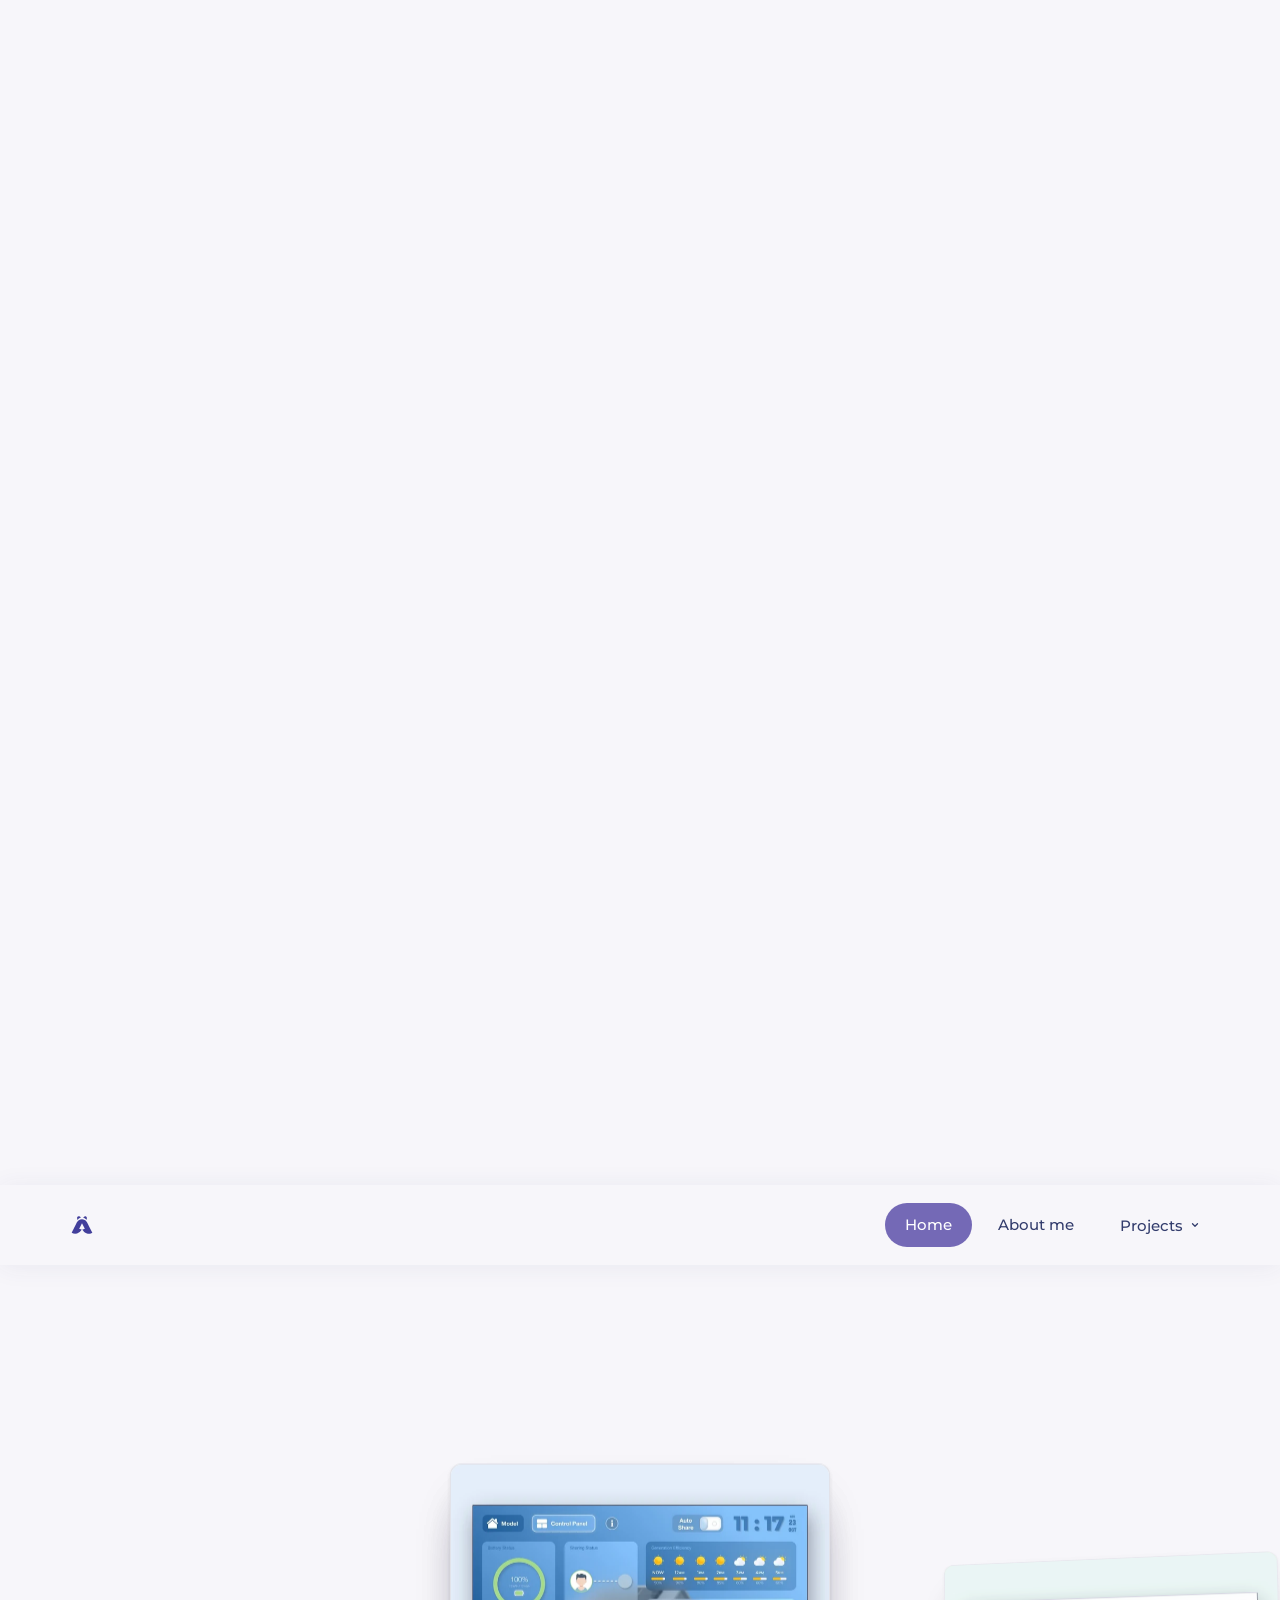
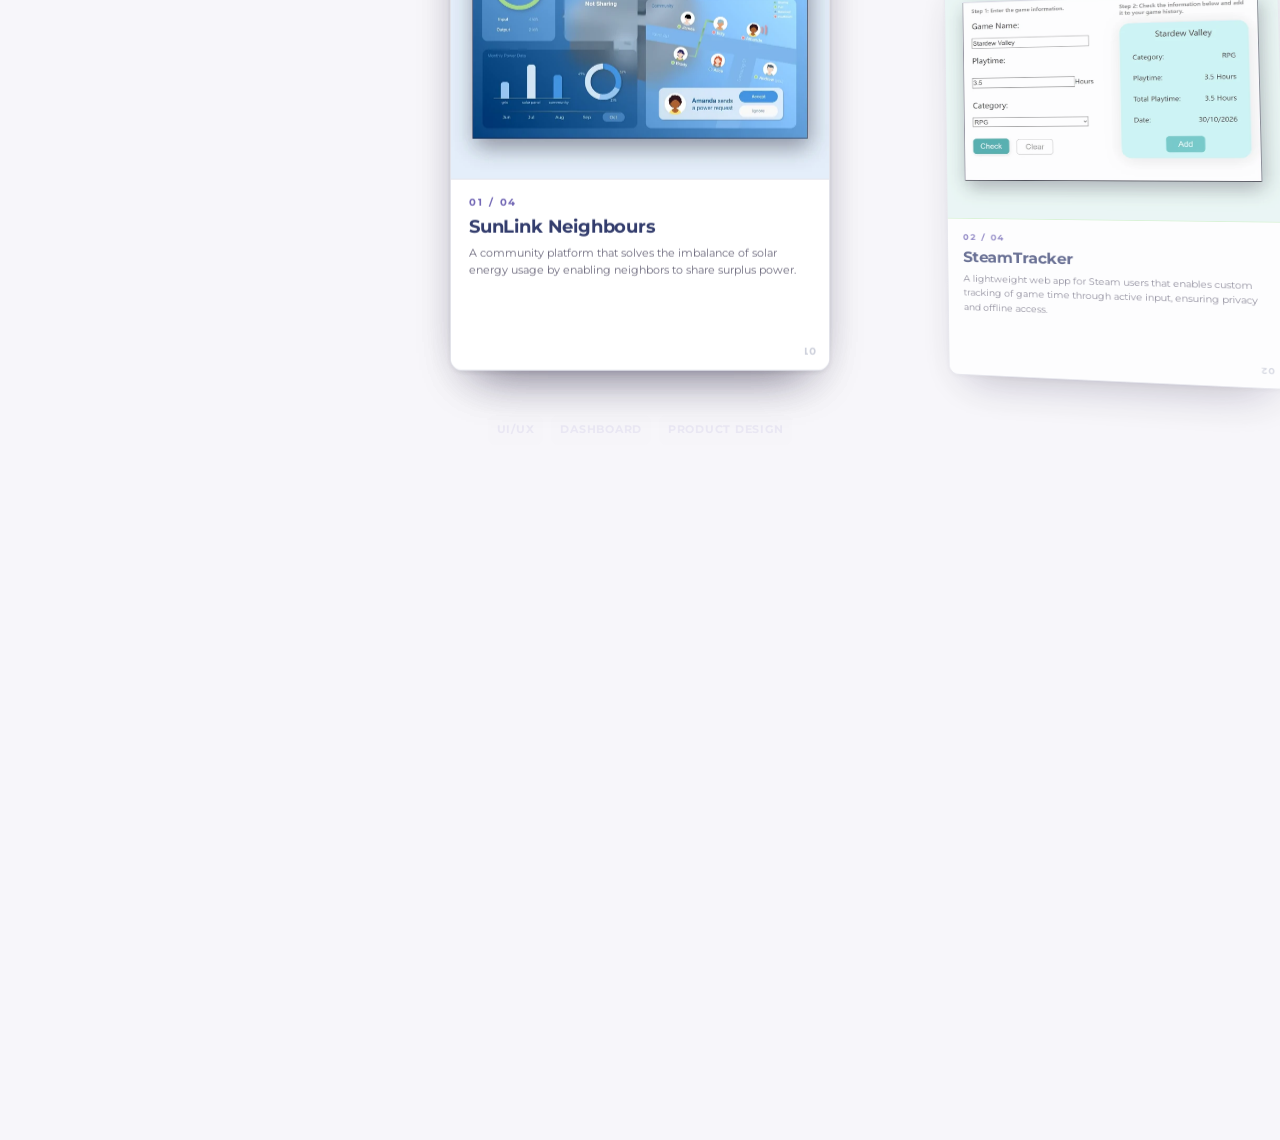
<file: index.html>
<!DOCTYPE html>
<html lang="en">
<head>
  <meta charset="UTF-8" />
  <meta name="viewport" content="width=device-width, initial-scale=1.0" />
  <title>Tong Zhang (Amy) — UI/UX Designer Portfolio</title>
  <meta name="description" content="Portfolio of Tong Zhang (Amy), UI/UX Designer and Design Computing student at the University of Sydney." />
  <link rel="icon" href="assets/img/logo.svg" type="image/svg+xml" />
  <link rel="preconnect" href="https://fonts.googleapis.com" />
  <link rel="preconnect" href="https://fonts.gstatic.com" crossorigin />
  <link href="https://fonts.googleapis.com/css2?family=Montserrat:wght@300;400;500;600;700;800&family=Noto+Sans+SC:wght@300;400;500;700&display=swap" rel="stylesheet" />
  <link rel="stylesheet" href="css/style.css?v=261" />
</head>
<body>

  <!-- ================= 导航 ================= -->
  <header class="nav" id="nav">
    <div class="nav__inner">
      <a class="nav__brand" href="index.html"></a>
      <nav class="nav__links" id="navLinks"></nav>
      <button class="nav__burger" id="navBurger" aria-label="Menu">
        <span></span><span></span><span></span>
      </button>
    </div>
  </header>

  <main>
    <!-- ================= 首屏：字母迷宫 ================= -->
    <section class="hero" id="home">
      <div class="hero__veil hero__veil--top" aria-hidden="true"></div>
      <div class="hero__veil hero__veil--bottom" aria-hidden="true"></div>
      <div class="hero__inner">
        <div class="wordsearch" id="wordSearch"></div>
        <div class="hero__seam" aria-hidden="true"></div>
      </div>
    </section>

    <!-- ================= About Me ================= -->
    <section class="about" id="about">
      <div class="about__inner">
        <div class="about__left reveal">
          <div class="about__stage" id="aboutStage">
            <span class="about__blob" aria-hidden="true"></span>
            <span class="about__ring" aria-hidden="true"></span>
            <span class="about__spark about__spark--1" aria-hidden="true"></span>
            <span class="about__spark about__spark--2" aria-hidden="true"></span>
            <div class="about__photo" id="aboutPhotoWrap">
              <img id="aboutPhoto" src="" alt="Portrait of Amy" />
              <span class="about__glare" aria-hidden="true"></span>
            </div>
          </div>
          <h2 class="about__title" id="aboutTitle"></h2>
          <a class="btn btn--purple about__btn" id="aboutBtn" href="#"></a>
        </div>
        <div class="about__right reveal">
          <dl class="about__info" id="aboutInfo"></dl>
          <p class="about__intro" id="aboutIntro"></p>
          <div class="skills">
            <h3 class="skills__title" id="skillsTitle"></h3>
            <div class="skills__row" id="skillsRow"></div>
          </div>
        </div>
      </div>
    </section>

    <!-- ================= Featured Projects ================= -->
    <section class="projects" id="projects">
      <!-- 轻量出口：一行小字 + 上箭头，点它倒放回 About me -->
      <a class="projects__back" id="projectsBack" href="#" aria-label="Back to About me">
        <svg class="projects__back-i" viewBox="0 0 12 12" fill="none" aria-hidden="true">
          <path d="M6 10.2V2.2M6 2.2 2.5 5.7M6 2.2l3.5 3.5" stroke="currentColor" stroke-width="1.35" stroke-linecap="round" stroke-linejoin="round"/>
        </svg>
        <span>About me</span>
      </a>

      <!-- 手机端：静态标题（电脑端隐藏） -->
      <div class="projects__head" id="projectsHead"></div>
      <!-- 电脑端：标题带，第一条从右边滑进来，之后一直往左流 -->
      <div class="projects__marquee" id="projectsMarquee" role="img" aria-label="Featured Projects — Behind every design is a story"></div>

      <div class="pdeck" id="deckStage"></div>
      <div class="pdeck__tags" id="deckTags"></div>
    </section>
    <!-- 转场专用卡片：About 的照片翻面变成 SunLink 的卡片，平时不可见 -->
    <div class="abcard" id="aboutCard" aria-hidden="true">
      <div class="abcard__inner" id="aboutCardInner">
        <div class="abcard__face abcard__front">
          <img id="aboutCardImg" src="" alt="" />
        </div>
        <div class="abcard__face abcard__back" id="aboutCardBack"></div>
      </div>
    </div>
  </main>

  <!-- 四屏转场的滚动轨道：只提供滚动距离，本身不显示任何内容 -->
  <div class="hs-stage" aria-hidden="true"></div>

  <script src="js/content.js?v=260"></script>
  <script src="js/main.js?v=263"></script>
</body>
</html>
</file>
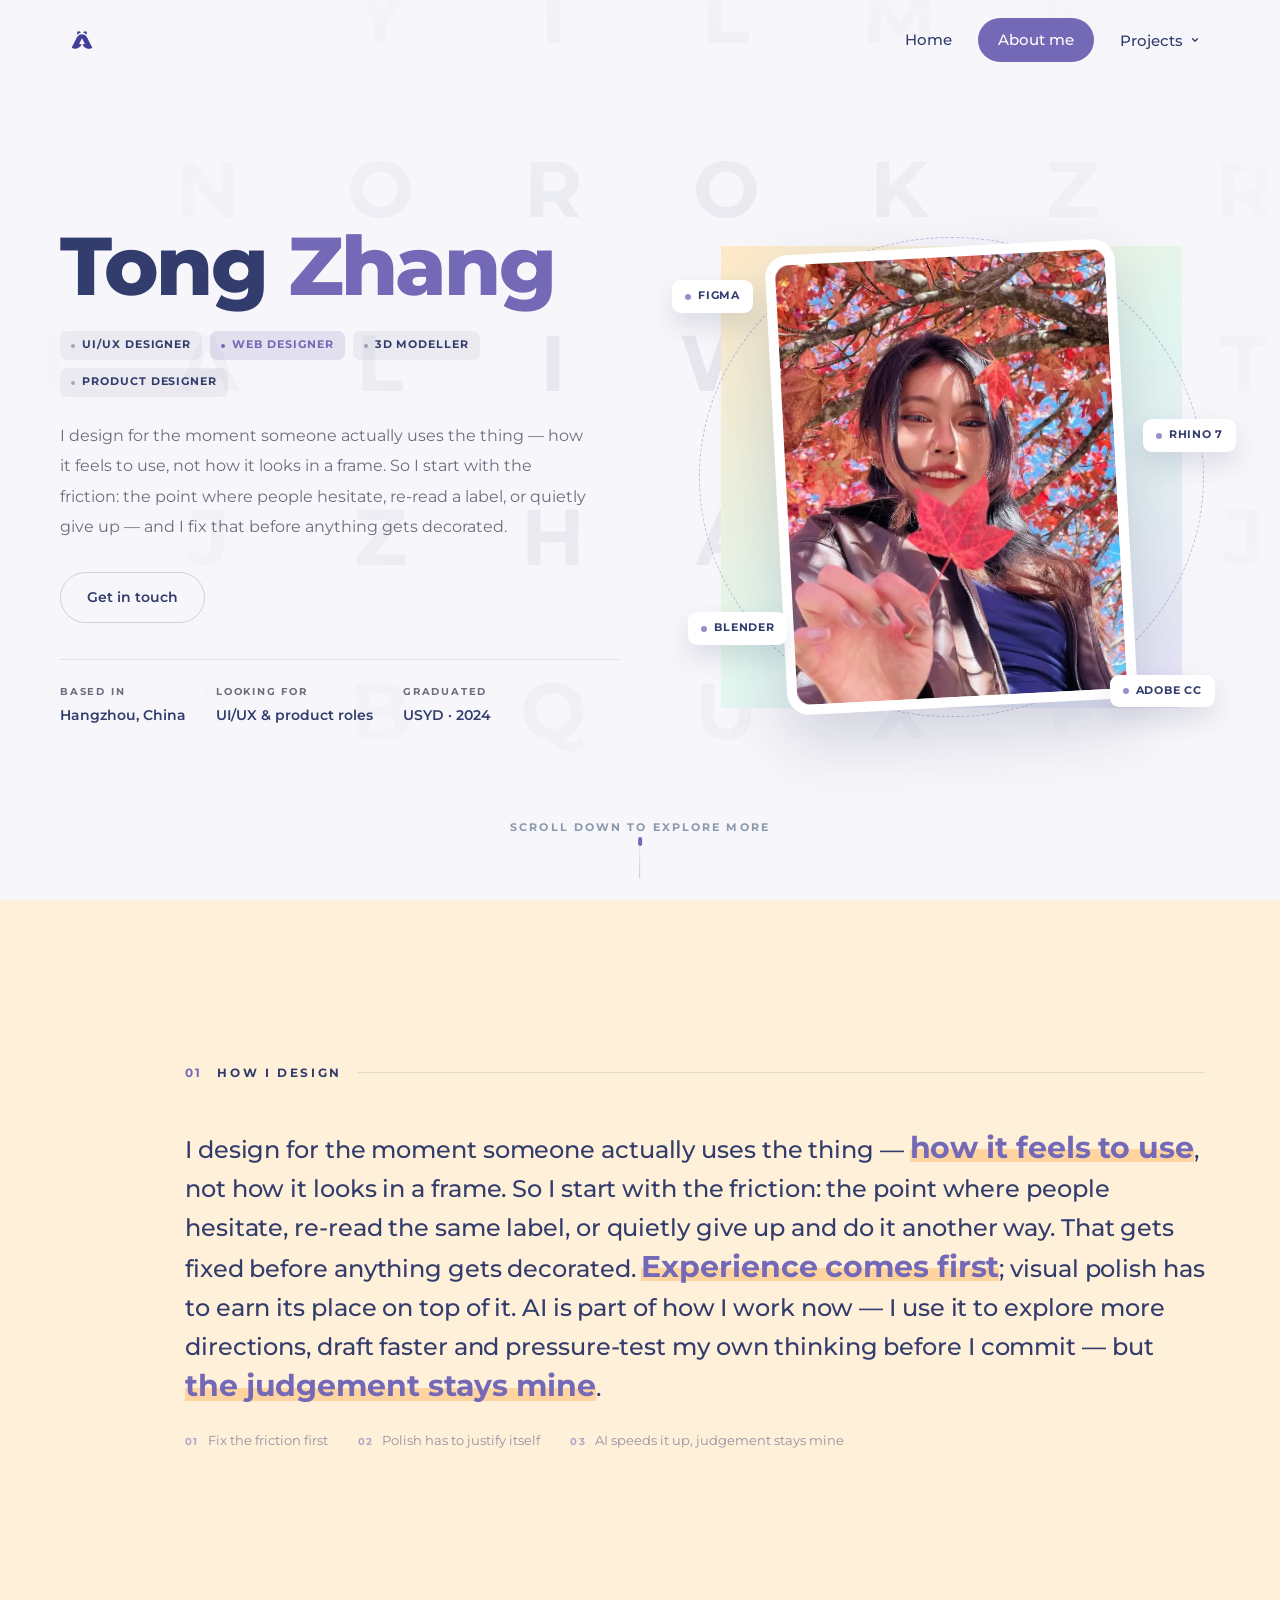
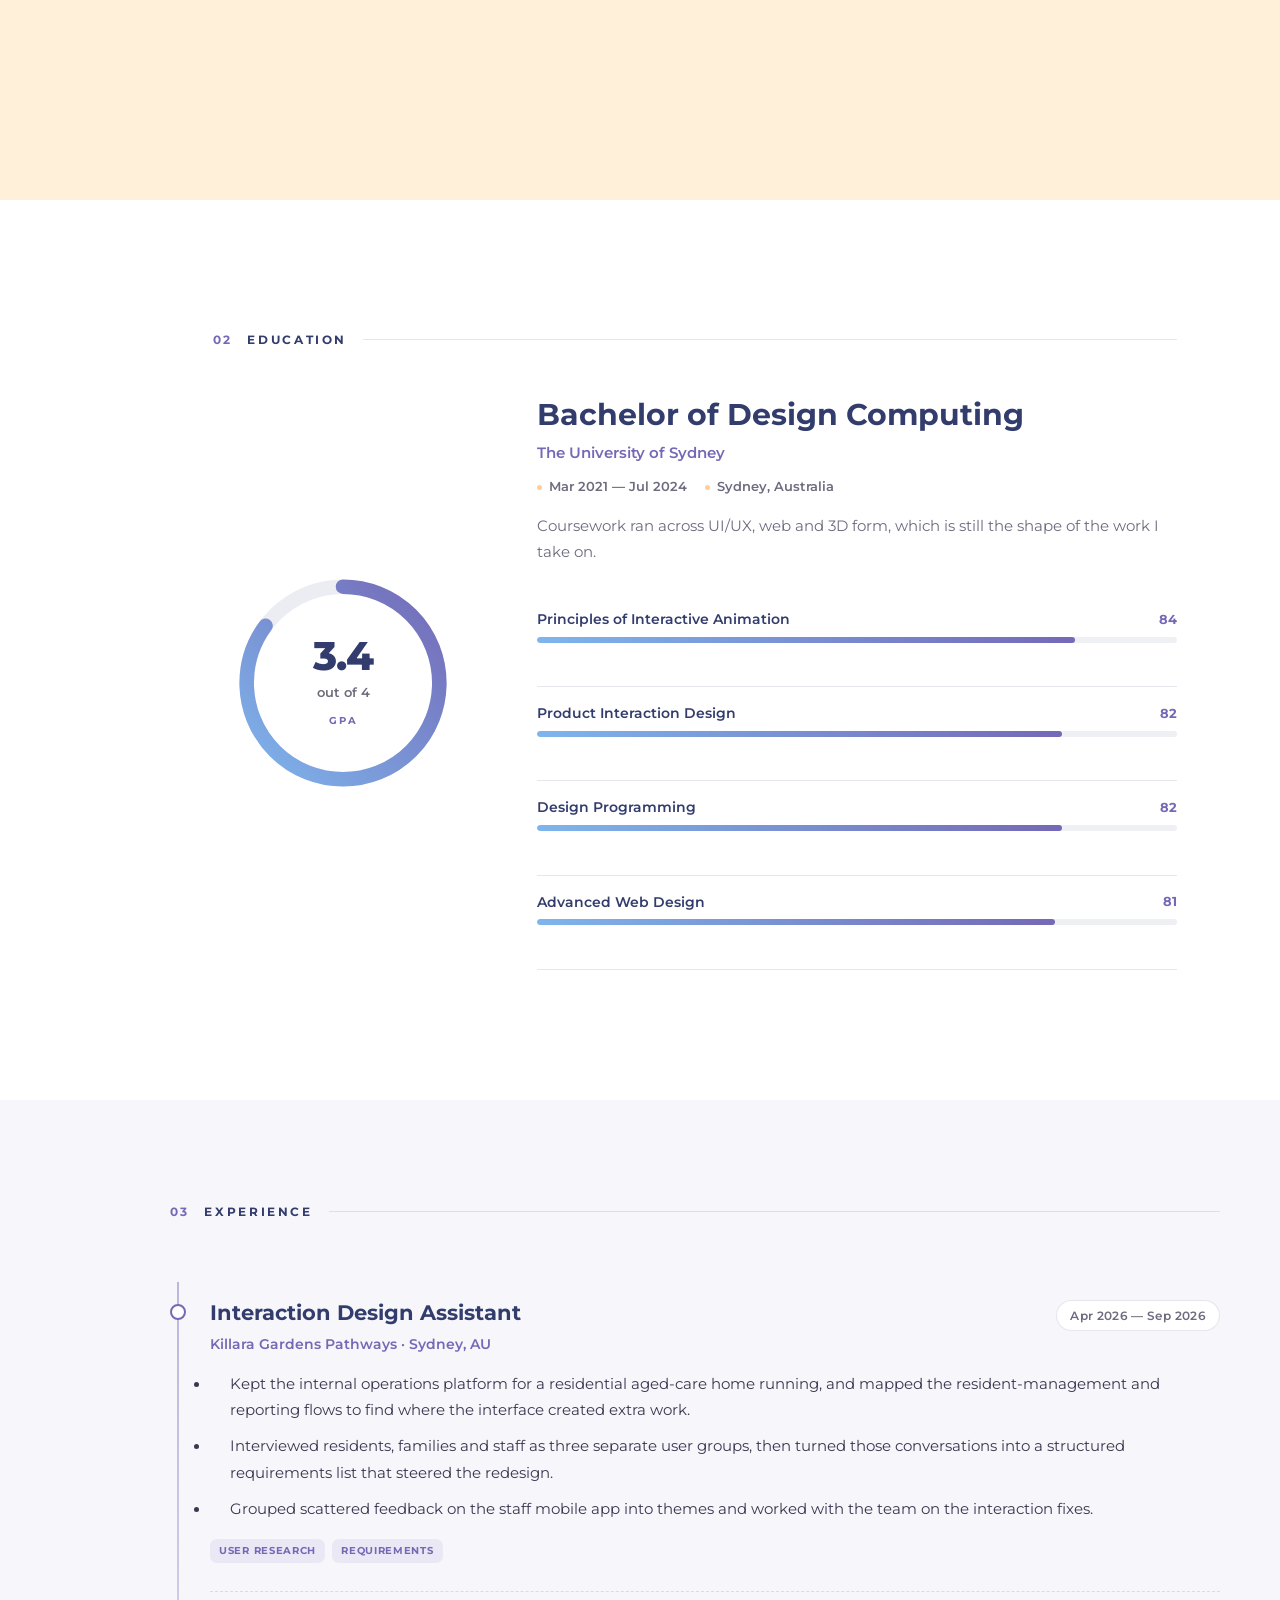
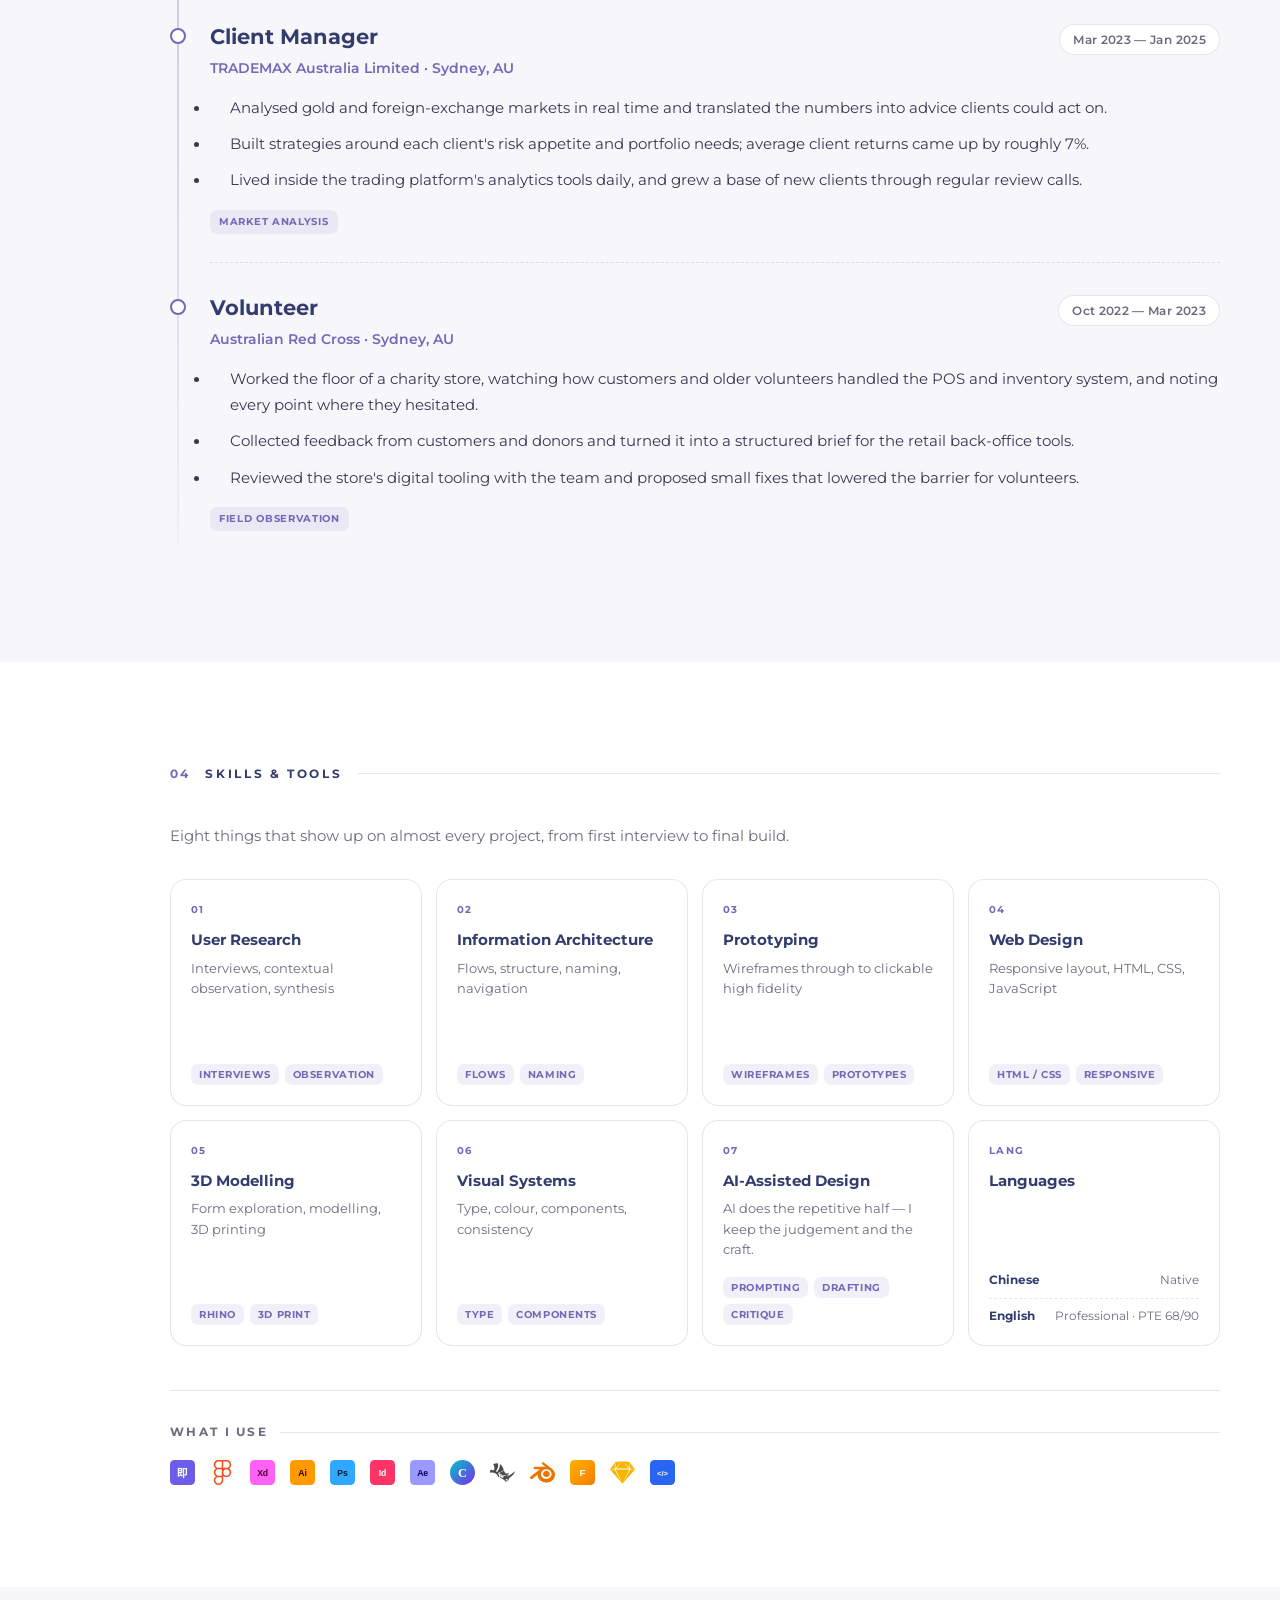
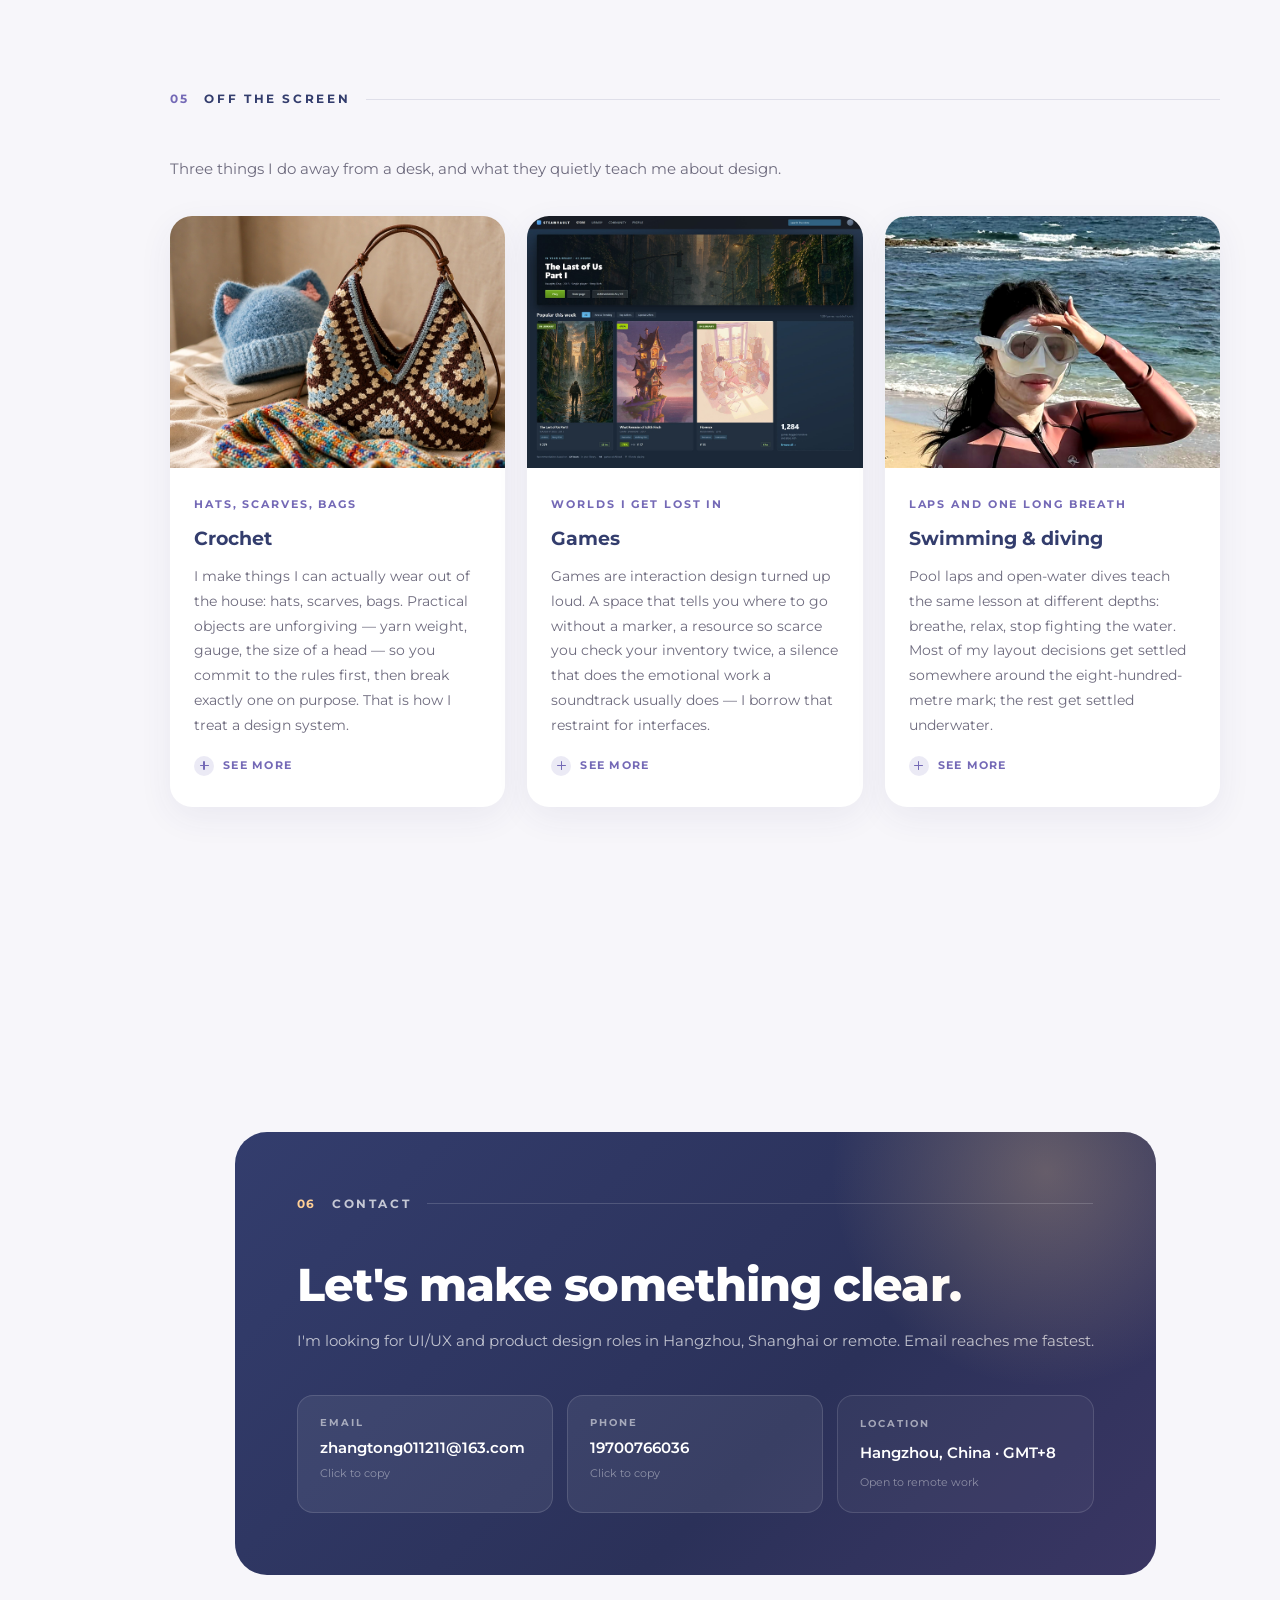
<file: about.html>
<!DOCTYPE html>
<html lang="en">
<head>
  <meta charset="UTF-8" />
  <meta name="viewport" content="width=device-width, initial-scale=1.0" />
  <title>About me — Tong Zhang (Amy)</title>
  <meta name="description" content="Tong Zhang (Amy) is a UI/UX, web and 3D designer based in Hangzhou, China, a Design Computing graduate from the University of Sydney. Background, experience, skills and contact." />
  <link rel="icon" href="assets/img/logo.svg" type="image/svg+xml" />
  <link rel="preconnect" href="https://fonts.googleapis.com" />
  <link rel="preconnect" href="https://fonts.gstatic.com" crossorigin />
  <link href="https://fonts.googleapis.com/css2?family=Montserrat:wght@300;400;500;600;700;800&family=Noto+Sans+SC:wght@300;400;500;700&display=swap" rel="stylesheet" />
  <link rel="stylesheet" href="css/style.css?v=261" />
  <link rel="stylesheet" href="css/about.css?v=251" />
</head>
<body>

  <!-- ================= 导航（与首页一致） ================= -->
  <header class="nav" id="nav">
    <div class="nav__inner">
      <a class="nav__brand" href="index.html"></a>
      <nav class="nav__links" id="navLinks"></nav>
      <button class="nav__burger" id="navBurger" aria-label="Menu">
        <span></span><span></span><span></span>
      </button>
    </div>
  </header>

  <!-- ================= 页面内容（由 about 脚本渲染，Contact 为最后一个区块） ================= -->
  <main class="ab-page" id="abMain"></main>

  <script src="js/content.js?v=260"></script>
  <script src="js/main.js?v=263"></script>
  <script src="js/about.js?v=250"></script>
</body>
</html>
</file>
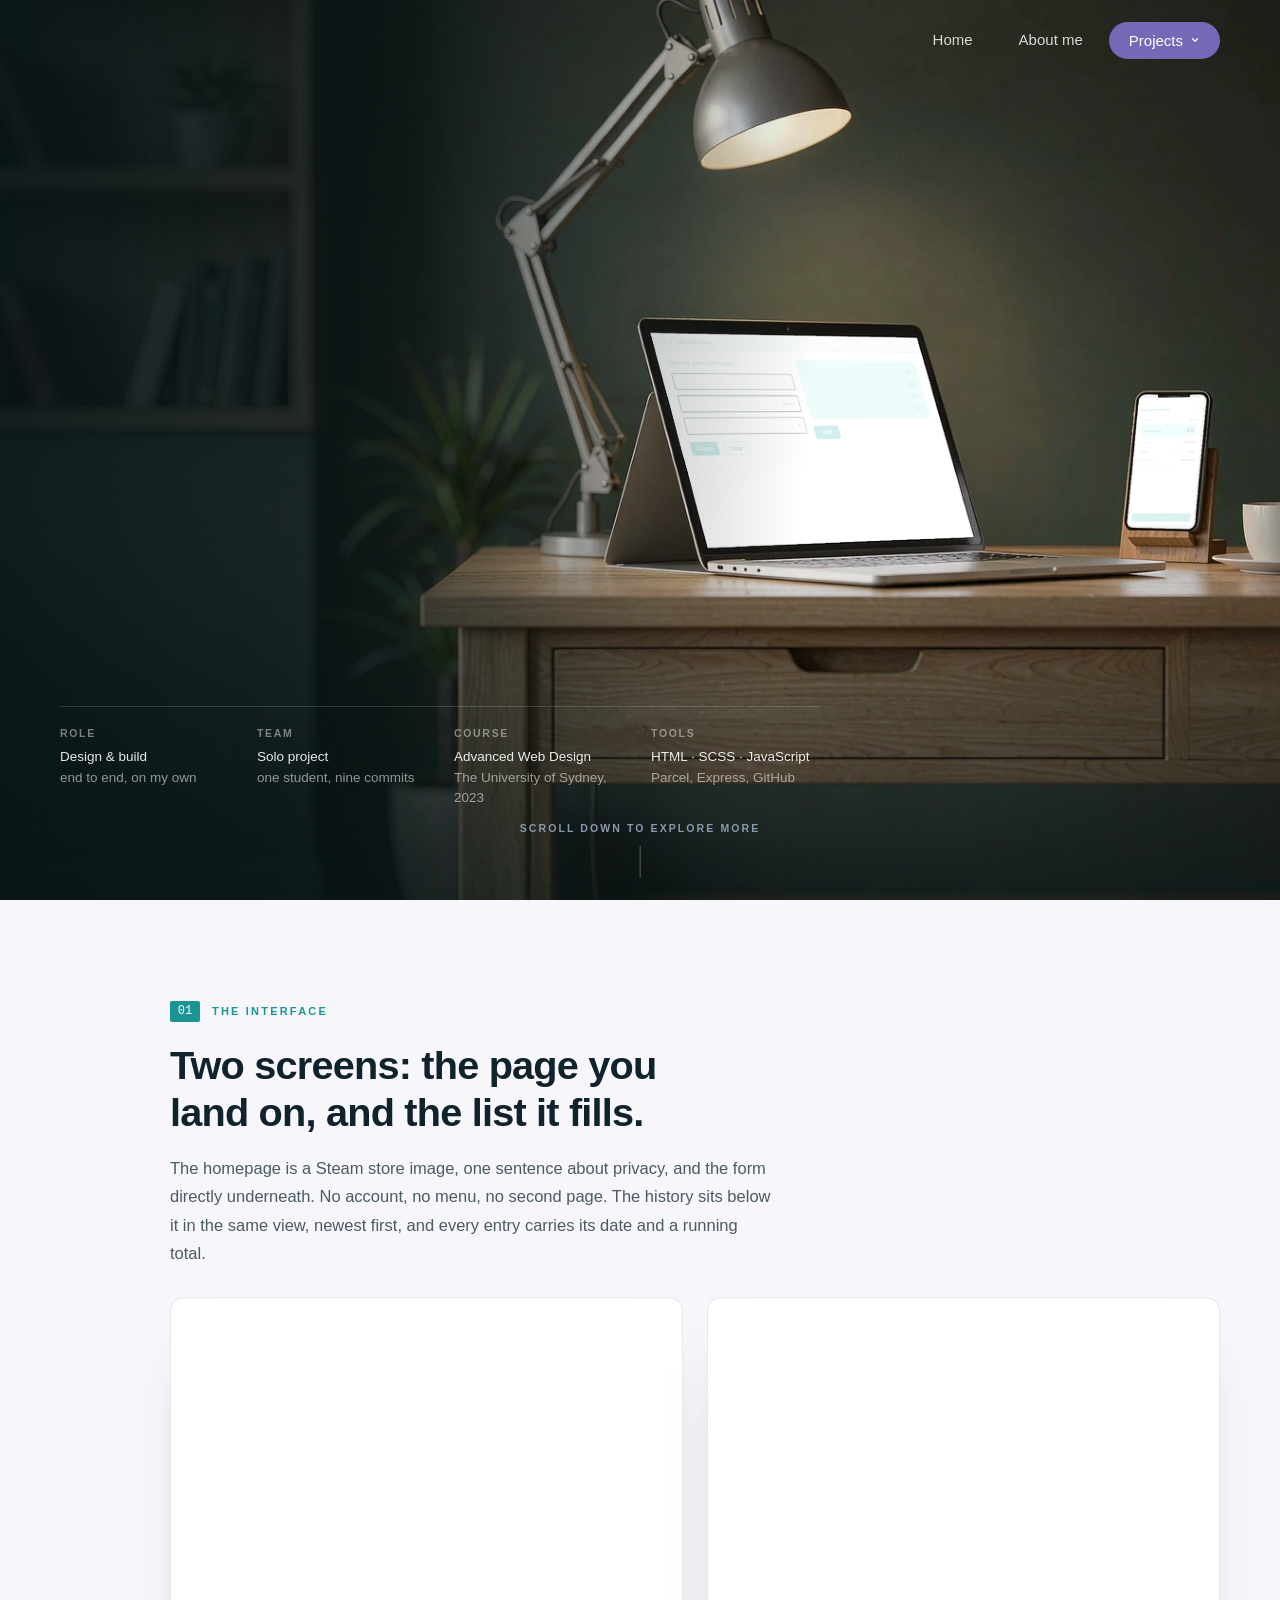
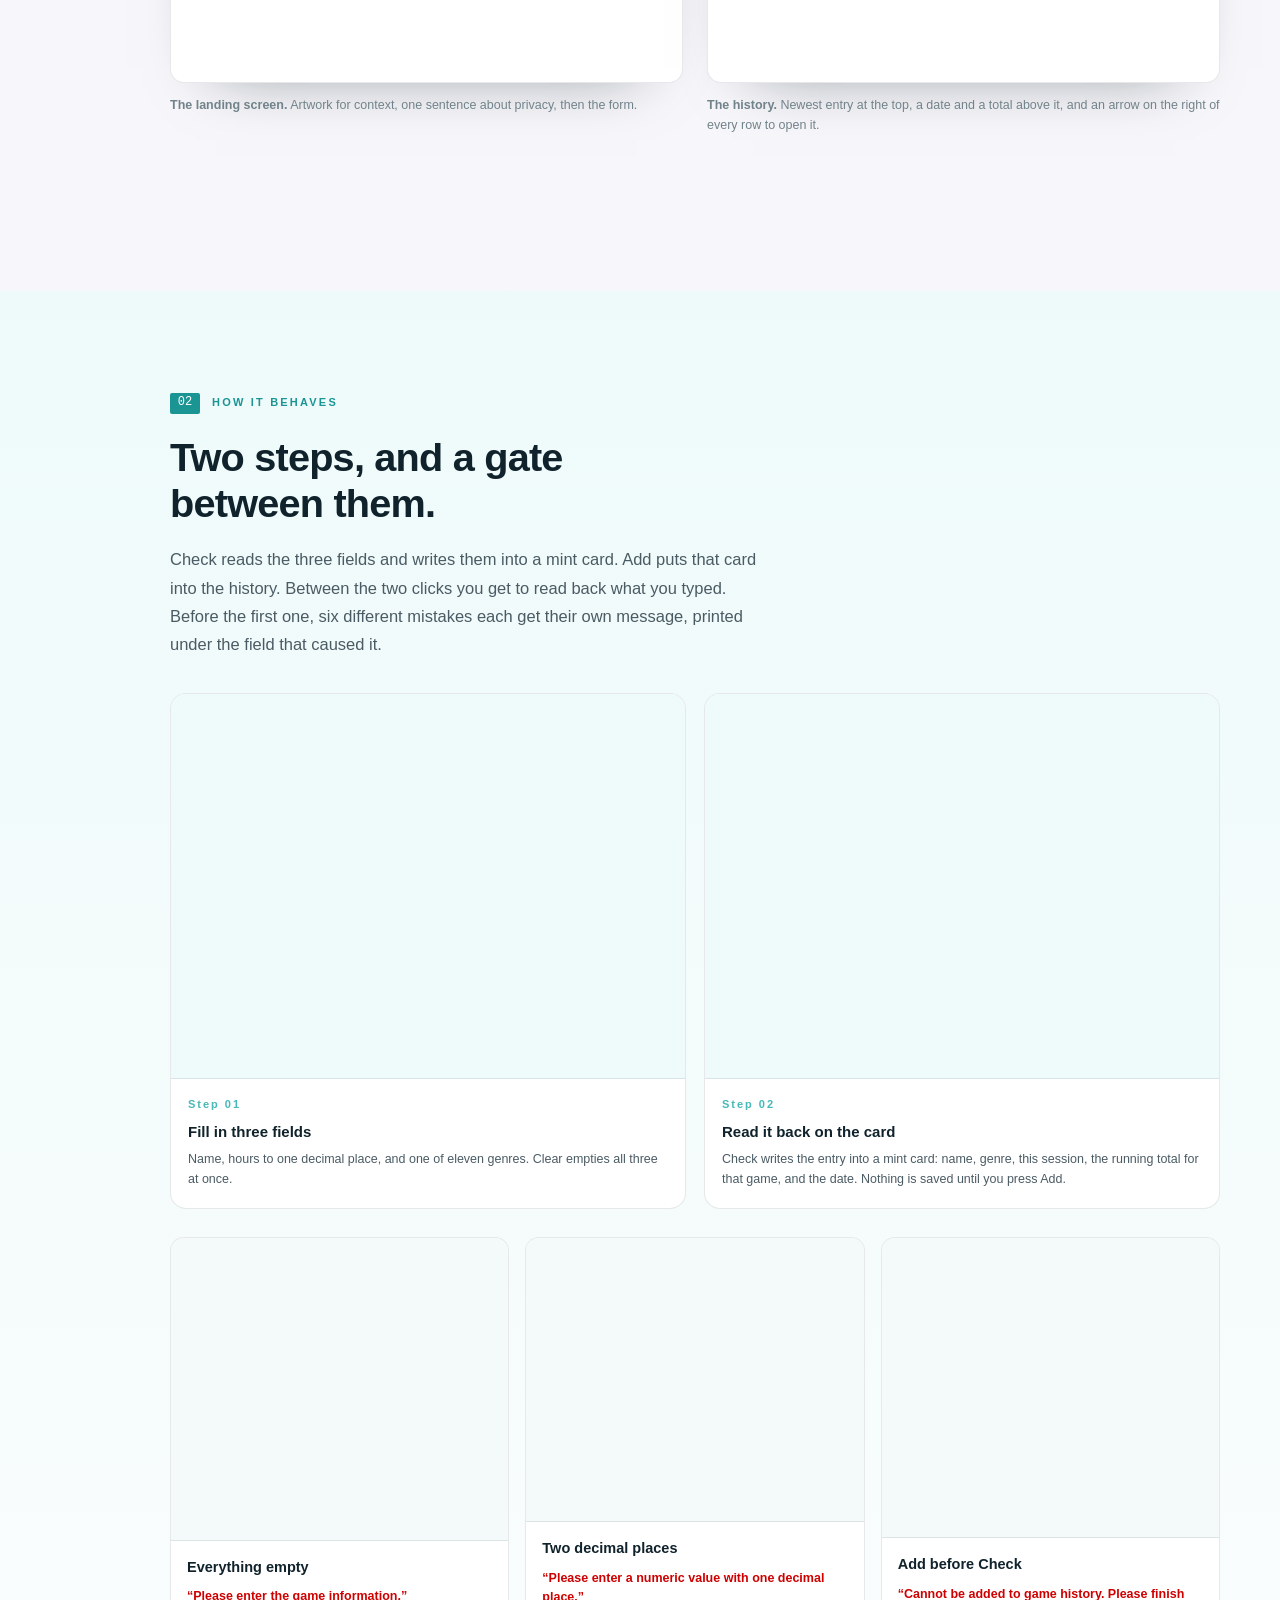
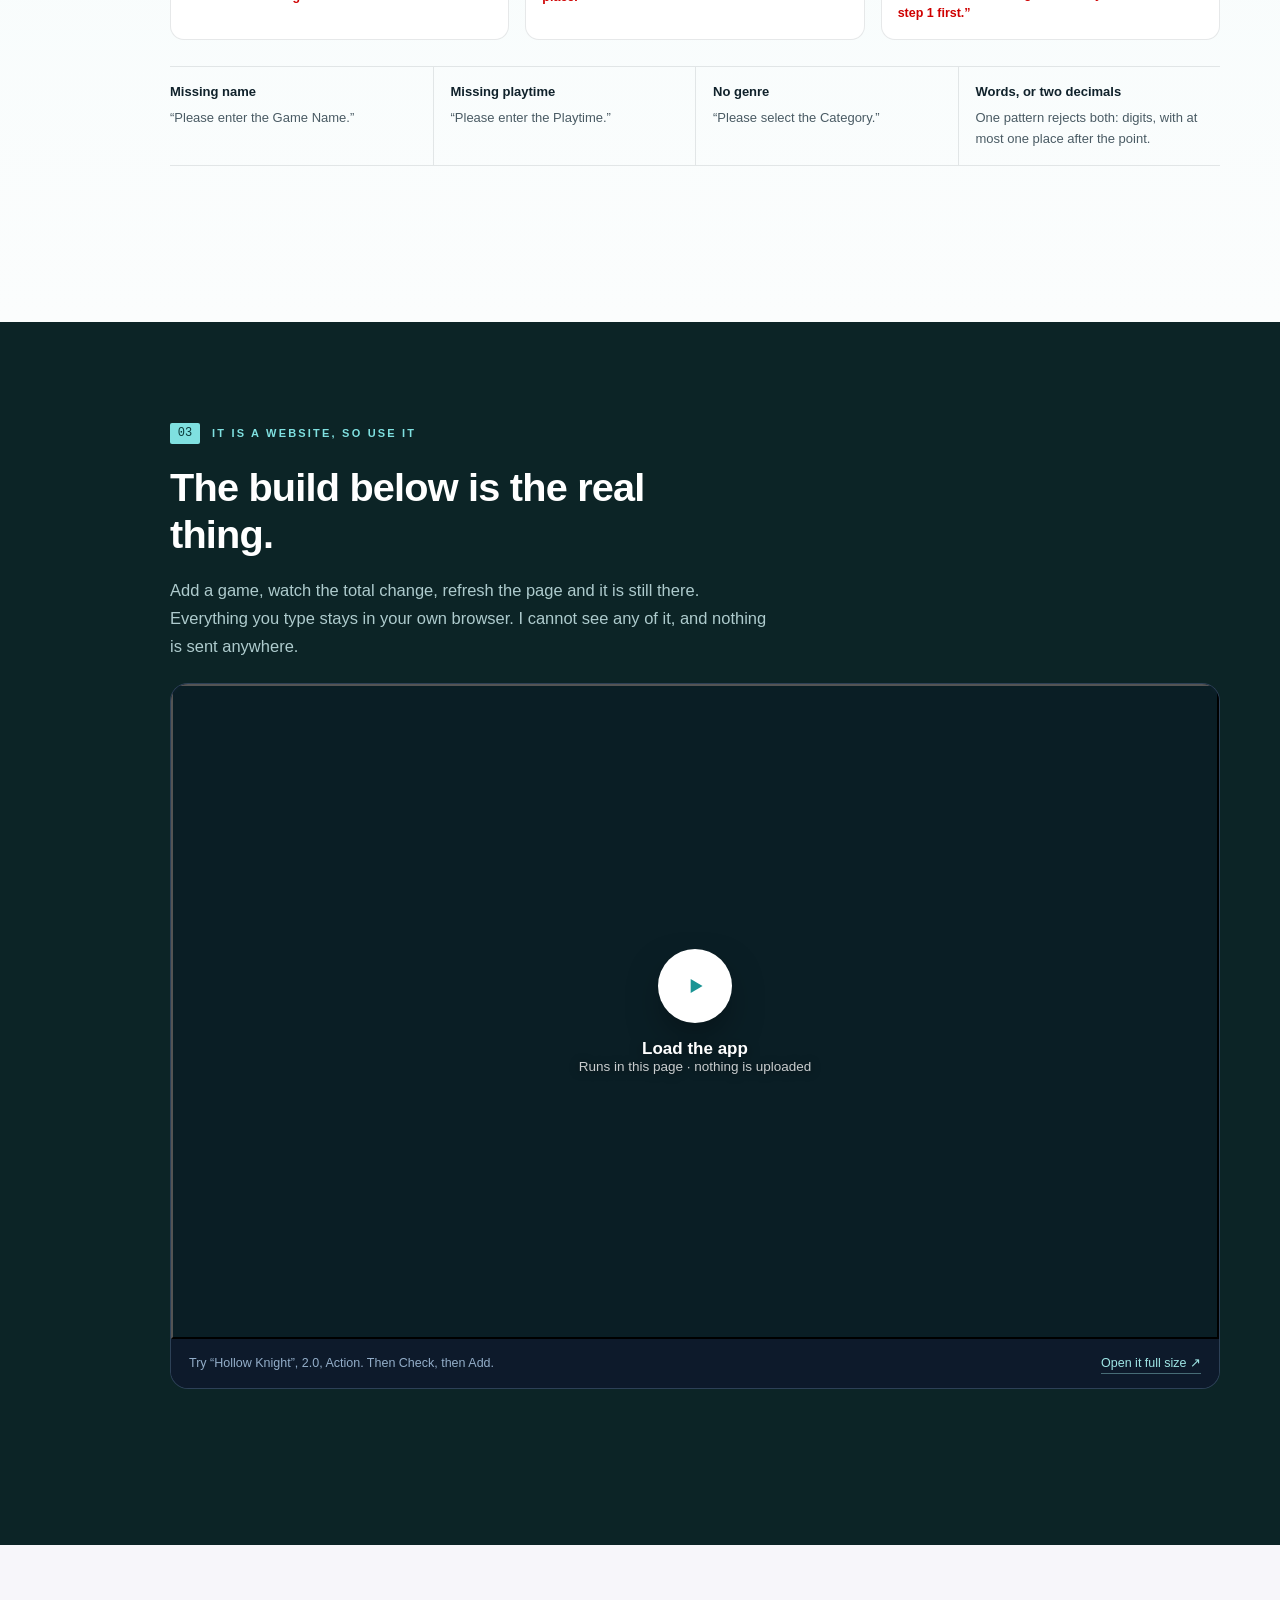
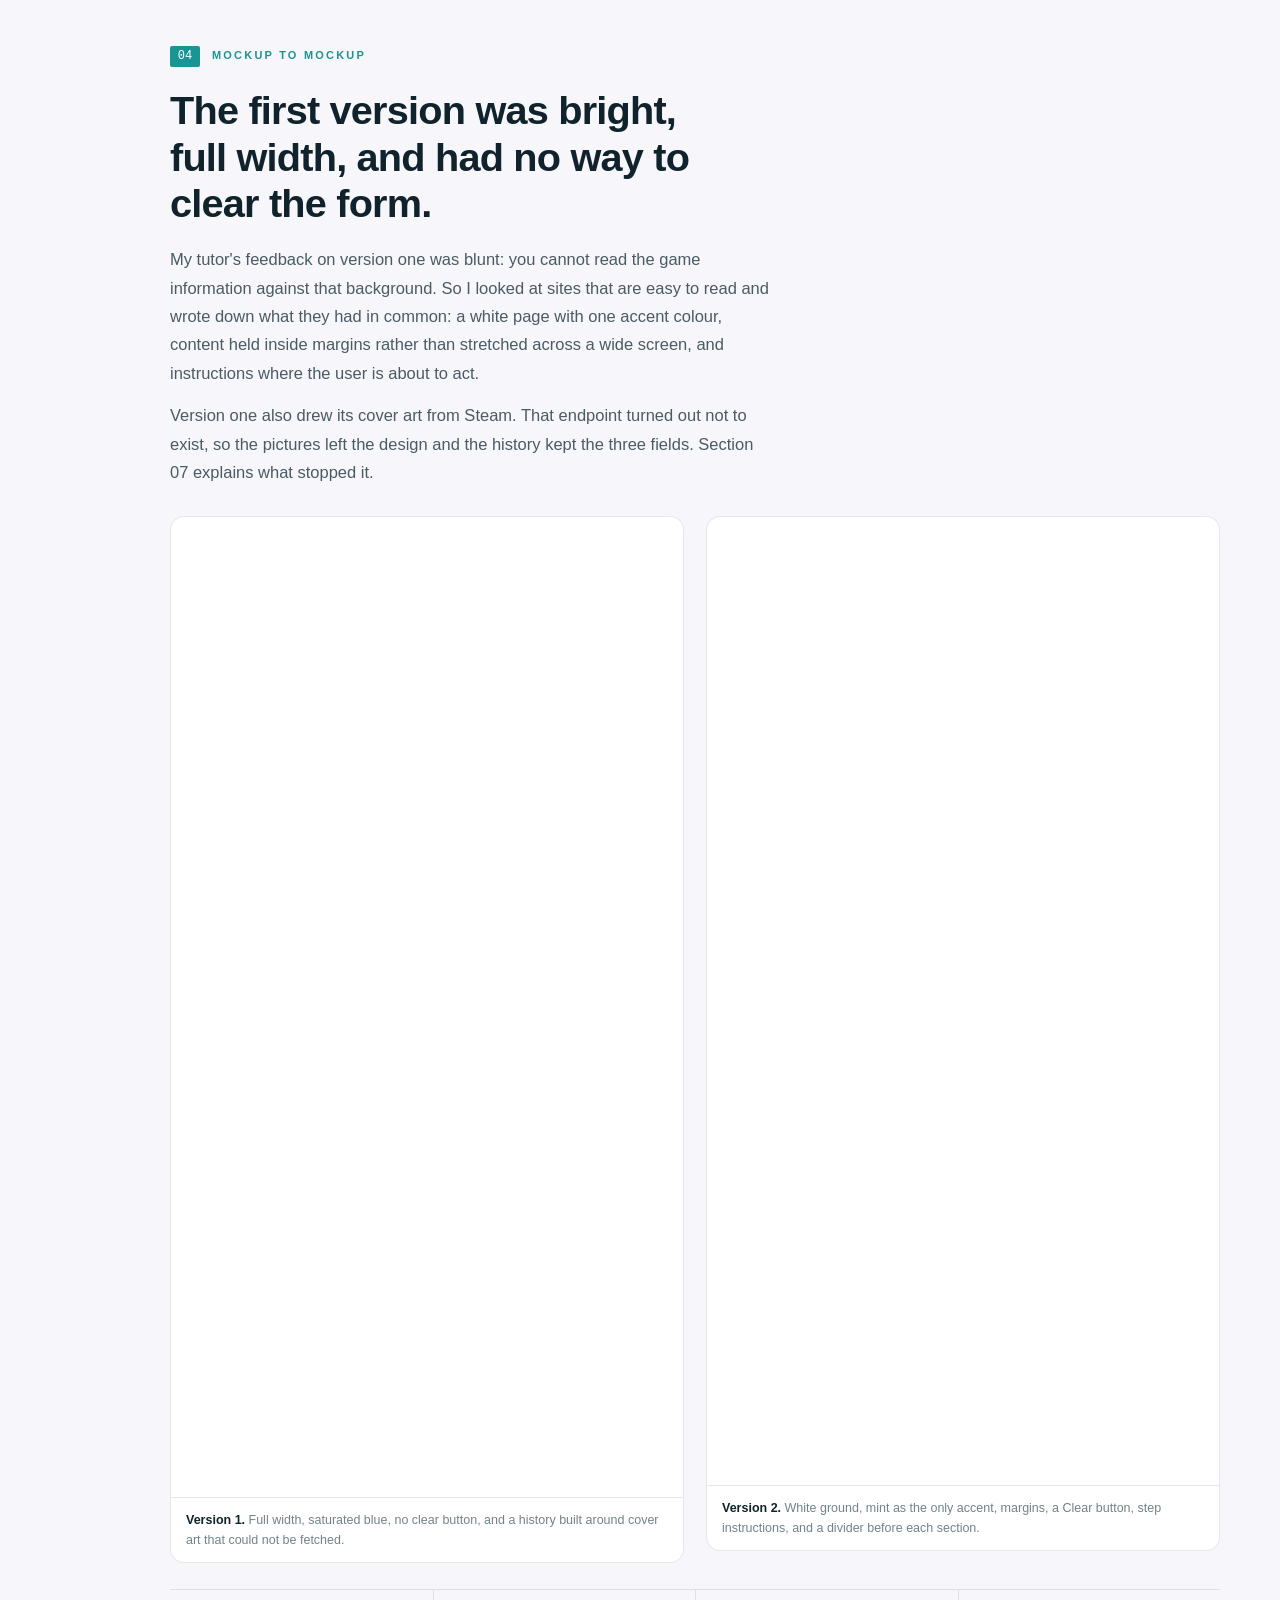
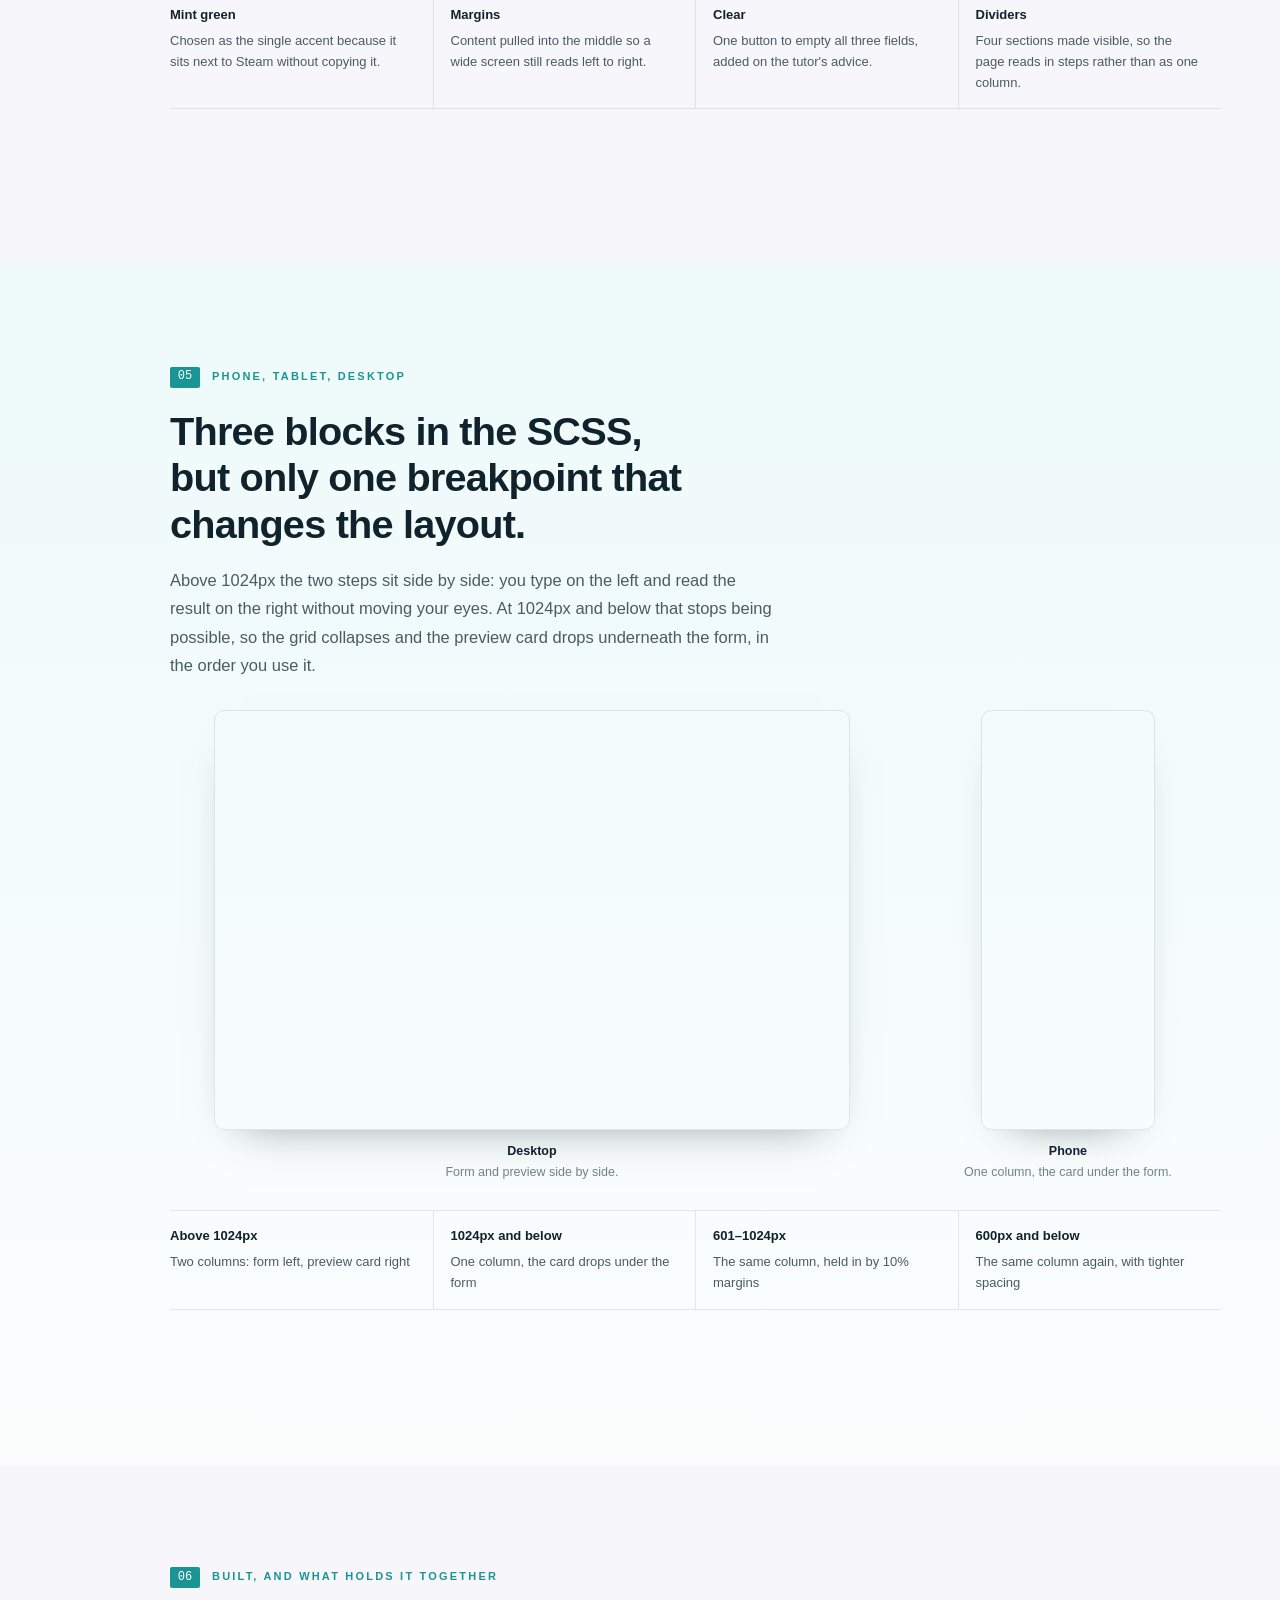
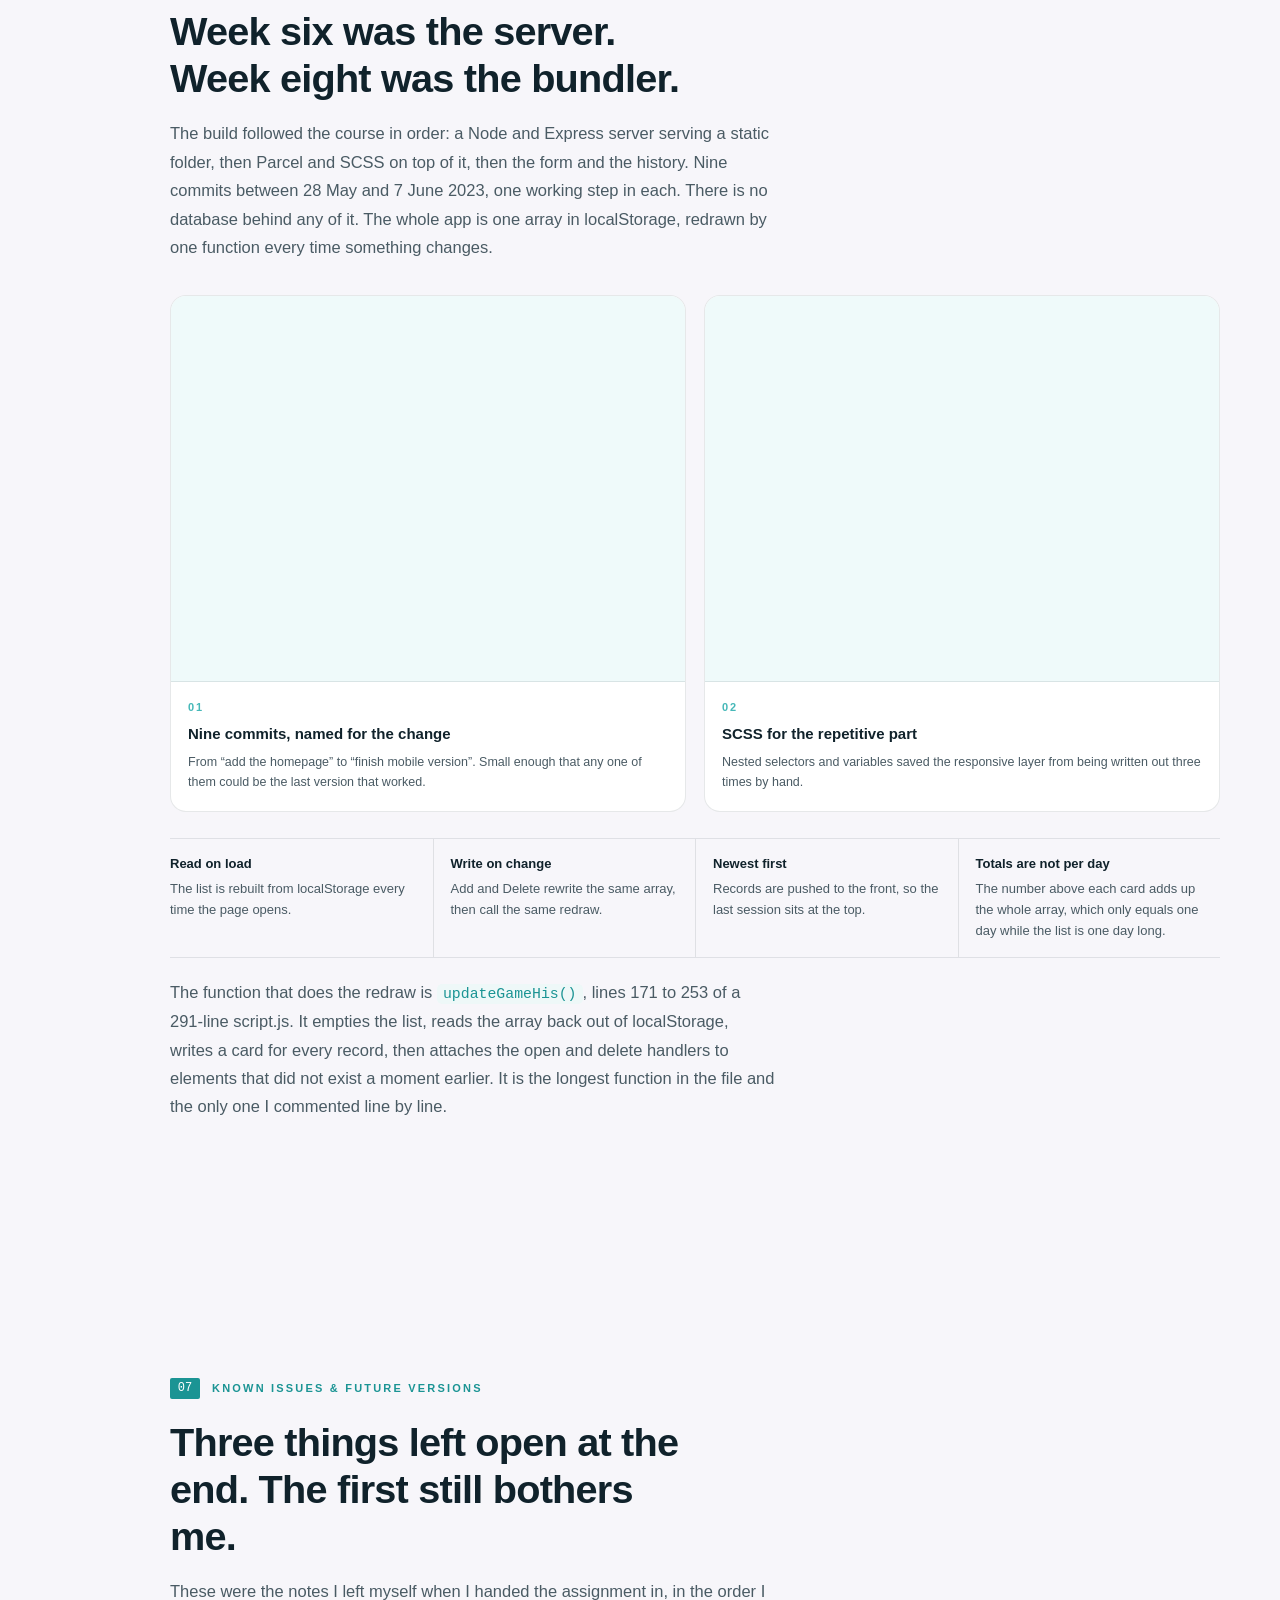
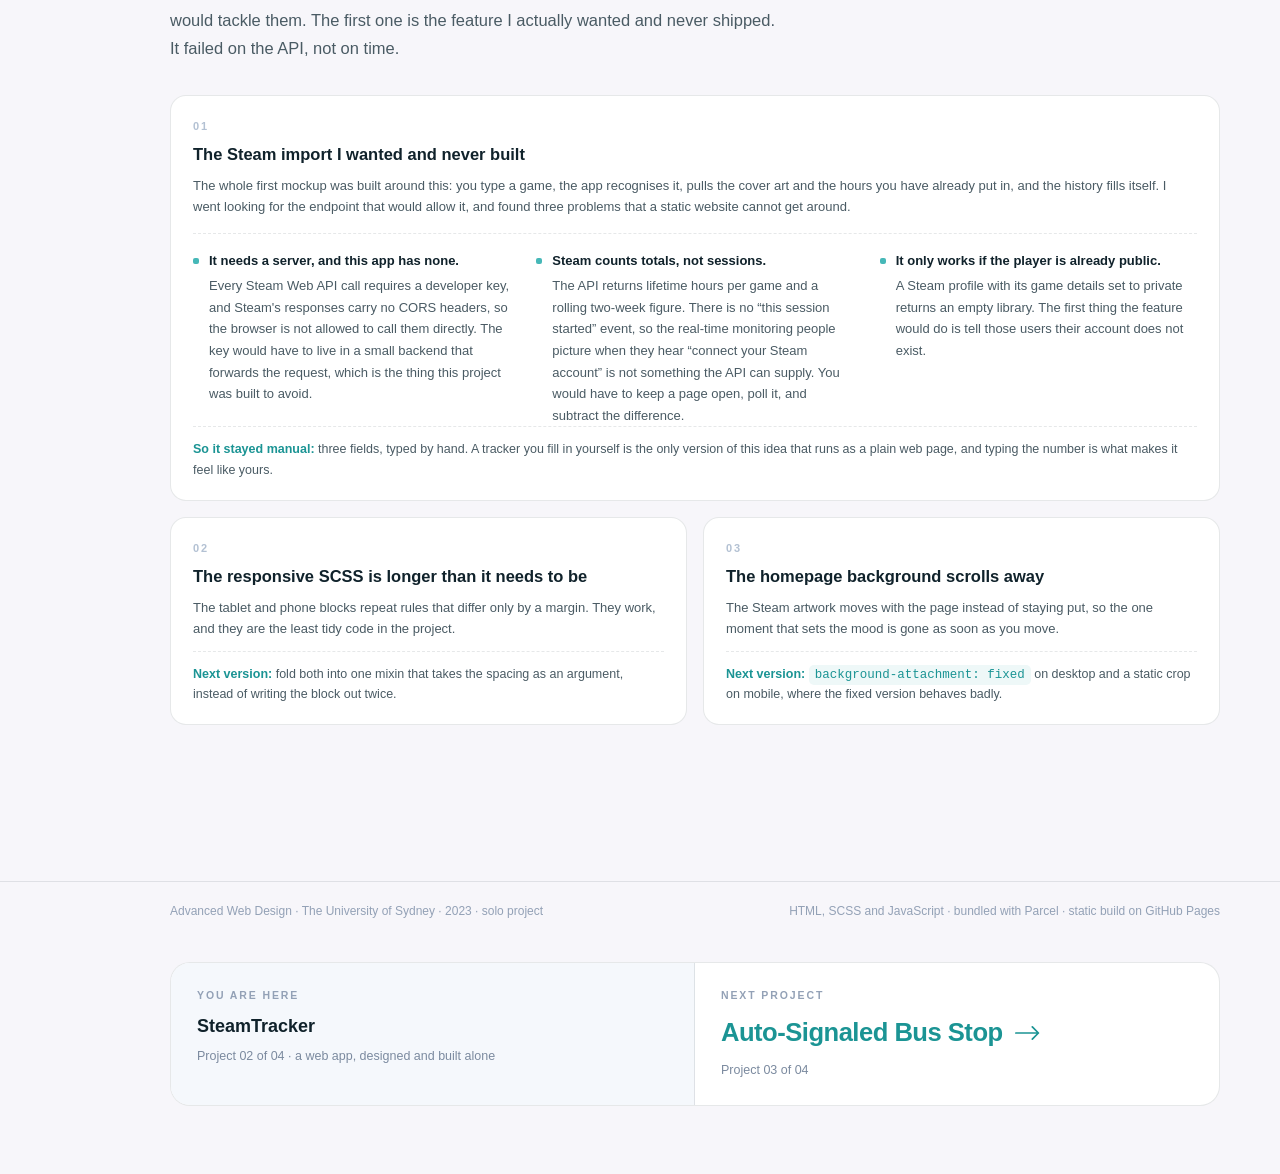
<file: steamtracker.html>
<!DOCTYPE html>
<html lang="en">
<head>
  <meta charset="UTF-8" />
  <meta name="viewport" content="width=device-width, initial-scale=1.0" />
  <title>SteamTracker · a daily log of your Steam hours · Tong Zhang (Amy)</title>
  <meta name="description" content="A small web app for Steam players: three fields, one preview card, and a history that keeps every session in the browser. Designed and built end to end for Advanced Web Design, 2023." />
  <link rel="icon" href="assets/img/logo.svg" type="image/svg+xml" />
  <link rel="preconnect" href="https://fonts.googleapis.com" />
  <link rel="preconnect" href="https://fonts.gstatic.com" crossorigin />
  <link href="https://fonts.googleapis.com/css2?family=Montserrat:wght@300;400;500;600;700;800&family=Noto+Sans+SC:wght@300;400;500;700&display=swap" rel="stylesheet" />
  <link rel="stylesheet" href="css/style.css?v=261" />
  <link rel="stylesheet" href="css/steamtracker.css?v=254" />
</head>
<body class="st-page">

  <!-- ================= 导航（与首页一致） ================= -->
  <header class="nav" id="nav">
    <div class="nav__inner">
      <a class="nav__brand" href="index.html"></a>
      <nav class="nav__links" id="navLinks"></nav>
      <button class="nav__burger" id="navBurger" aria-label="Menu">
        <span></span><span></span><span></span>
      </button>
    </div>
  </header>

  <main id="stMain">

    <!-- ================= 首屏 ================= -->
    <section class="st-hero" id="top">

      <div class="st-hero__stage" id="stStage" aria-hidden="true">
        <div class="st-hero__world" id="stWorld">
          <img class="st-hero__room st-hero__room--wide" src="assets/img/stk-room.webp" width="1536" height="950"
               alt="" />
          <img class="st-hero__room st-hero__room--tall" src="assets/img/stk-room-m.webp" width="1024" height="972"
               alt="" />

          <!-- 笔电屏幕：表单 → 卡片 → 历史 -->
          <div class="st-screen st-screen--lap">
            <div class="lap">
              <div class="lap__bar"><i></i><i></i><i></i><span>steamtracker</span></div>
              <div class="lap__grid">
                <div class="lap__form">
                  <p class="lap__hint">Enter the game information.</p>
                  <div class="lf"><span class="lf__t lt-name">Hollow Knight</span></div>
                  <div class="lf"><span class="lf__t lt-time">2.0</span><em>Hours</em></div>
                  <div class="lf"><span class="lf__t lt-cat">Action</span><i>▾</i></div>
                  <div class="lap__btns">
                    <span class="lb lb--check">Check</span>
                    <span class="lb lb--clear">Clear</span>
                  </div>
                </div>
                <div class="lap__side">
                  <div class="lc">
                    <div class="lc__row"><b class="lc__val lv1">Hollow Knight</b><i class="lc__na ln1">NA</i></div>
                    <div class="lc__row"><b class="lc__val lv2">Action</b><i class="lc__na ln2">NA</i></div>
                    <div class="lc__row"><b class="lc__val lv3">2.0 Hours</b><i class="lc__na ln3">NA</i></div>
                    <div class="lc__row"><b class="lc__val lv4">30/10/2026</b><i class="lc__na ln4">NA</i></div>
                  </div>
                  <span class="lb lb--add">Add</span>
                </div>
              </div>
              <div class="lap__his">
                <div class="lhis">
                  <span>30/10/2026</span>
                  <b>Hollow Knight</b>
                  <b class="lhis__t">2.0 Hours</b>
                </div>
              </div>
            </div>
          </div>

          <!-- 手机屏幕：同一份历史 -->
          <div class="st-screen st-screen--phone">
            <div class="ph">
              <div class="ph__status"><i>9:41</i><i>▮▮</i></div>
              <div class="ph__title">My Game History</div>
              <div class="ph__day"><span>30/10/2026</span><b>2.0 Hours</b></div>
              <div class="ph__card"><span>Hollow Knight</span><b>2.0</b></div>
              <div class="ph__row"><span>Playtime</span><b>2.0 Hours</b></div>
              <div class="ph__row"><span>Category</span><b>Action</b></div>
              <div class="ph__row"><span>Total playtime</span><b>37.5 Hours</b></div>
              <div class="ph__foot">Clear all history</div>
            </div>
          </div>
        </div>
      </div>

      <span class="st-hero__veil" aria-hidden="true"></span>

      <div class="st-hero__inner">
        <div class="st-hero__copy">
          <p class="st-hero__kicker">Project 02 · Web app, designed and built</p>
          <h1 class="st-hero__title">Steam<br />Tracker</h1>
          <p class="st-hero__lede">
            Steam will tell you that you have played a game for three hundred hours. It will not
            tell you how long you played today. This app keeps every session you add, so
            <em>the total for today</em> is a number you can see.
          </p>
          <p class="st-hero__spec">No account · No server · Nothing leaves the browser</p>
        </div>

        <div class="st-meta">
          <div>
            <div class="st-meta__k">Role</div>
            <div class="st-meta__v">Design &amp; build<br /><span>end to end, on my own</span></div>
          </div>
          <div>
            <div class="st-meta__k">Team</div>
            <div class="st-meta__v">Solo project<br /><span>one student, nine commits</span></div>
          </div>
          <div>
            <div class="st-meta__k">Course</div>
            <div class="st-meta__v">Advanced Web Design<br /><span>The University of Sydney, 2023</span></div>
          </div>
          <div>
            <div class="st-meta__k">Tools</div>
            <div class="st-meta__v">HTML · SCSS · JavaScript<br /><span>Parcel, Express, GitHub</span></div>
          </div>
        </div>
      </div>

      <a class="scrollcue st-hero__cue" href="#overview" aria-label="Scroll down to explore more">
        <span class="scrollcue__txt">Scroll down to explore more</span>
        <span class="scrollcue__line" aria-hidden="true"><i></i></span>
      </a>
    </section>

    <!-- ================= 01 界面 ================= -->
    <section class="st-sec" id="overview">
      <div class="st-wrap">
        <p class="st-eyebrow"><span class="st-eyebrow__no">01</span><span class="st-eyebrow__label">The interface</span></p>
        <h2 class="st-h2">Two screens: the page you land on, and the list it fills.</h2>
        <p class="st-p">
          The homepage is a Steam store image, one sentence about privacy, and the form directly
          underneath. No account, no menu, no second page. The history sits below it in the same
          view, newest first, and every entry carries its date and a running total.
        </p>

        <div class="st-shots">
          <figure>
            <img src="assets/img/stk-home.webp" width="1200" height="900" loading="lazy"
                 alt="The landing screen: Steam artwork across the top, the title, a privacy statement, and the entry form starting underneath." />
            <figcaption><b>The landing screen.</b> Artwork for context, one sentence about privacy, then the form.</figcaption>
          </figure>
          <figure>
            <img src="assets/img/stk-history.webp" width="1200" height="901" loading="lazy"
                 alt="The history list: two entries under a date header, each with its game name and playtime." />
            <figcaption><b>The history.</b> Newest entry at the top, a date and a total above it, and an arrow on the right of every row to open it.</figcaption>
          </figure>
        </div>
      </div>
    </section>

    <!-- ================= 02 行为 ================= -->
    <section class="st-sec st-sec--sky" id="flow">
      <div class="st-wrap">
        <p class="st-eyebrow"><span class="st-eyebrow__no">02</span><span class="st-eyebrow__label">How it behaves</span></p>
        <h2 class="st-h2">Two steps, and a gate between them.</h2>
        <p class="st-p">
          Check reads the three fields and writes them into a mint card. Add puts that card into
          the history. Between the two clicks you get to read back what you typed. Before the first
          one, six different mistakes each get their own message, printed under the field that
          caused it.
        </p>

        <div class="st-steps">
          <article class="st-step">
            <div class="st-step__img"><img src="assets/img/stk-form.webp" width="806" height="1180" loading="lazy" alt="Step one: the game name, playtime and category fields filled in, with Check and Clear underneath." /></div>
            <div class="st-step__body">
              <div class="st-step__n">Step 01</div>
              <h3 class="st-step__t">Fill in three fields</h3>
              <p class="st-step__d">
                Name, hours to one decimal place, and one of eleven genres. Clear empties all three
                at once.
              </p>
            </div>
          </article>

          <article class="st-step">
            <div class="st-step__img"><img src="assets/img/stk-card.webp" width="806" height="1180" loading="lazy" alt="Step two: the mint preview card showing the game, its genre, its playtime, its running total and today's date." /></div>
            <div class="st-step__body">
              <div class="st-step__n">Step 02</div>
              <h3 class="st-step__t">Read it back on the card</h3>
              <p class="st-step__d">
                Check writes the entry into a mint card: name, genre, this session, the running
                total for that game, and the date. Nothing is saved until you press Add.
              </p>
            </div>
          </article>
        </div>

        <div class="st-errs">
          <article class="st-err">
            <div class="st-err__img"><img src="assets/img/stk-err-empty.webp" width="751" height="672" loading="lazy" alt="Clicking Check with every field empty outlines all three fields in red and prints a message underneath." /></div>
            <h3 class="st-err__t">Everything empty</h3>
            <p class="st-err__msg">“Please enter the game information.”</p>
          </article>
          <article class="st-err">
            <div class="st-err__img"><img src="assets/img/stk-err-format.webp" width="726" height="610" loading="lazy" alt="Typing 2.55 into the playtime field outlines it in red and rejects the entry." /></div>
            <h3 class="st-err__t">Two decimal places</h3>
            <p class="st-err__msg">“Please enter a numeric value with one decimal place.”</p>
          </article>
          <article class="st-err">
            <div class="st-err__img"><img src="assets/img/stk-err-add.webp" width="748" height="664" loading="lazy" alt="Clicking Add before Check prints a red message on the preview card." /></div>
            <h3 class="st-err__t">Add before Check</h3>
            <p class="st-err__msg">“Cannot be added to game history. Please finish step 1 first.”</p>
          </article>
        </div>

        <div class="st-lawbox">
          <div class="st-law"><b>Missing name</b>“Please enter the Game Name.”</div>
          <div class="st-law"><b>Missing playtime</b>“Please enter the Playtime.”</div>
          <div class="st-law"><b>No genre</b>“Please select the Category.”</div>
          <div class="st-law"><b>Words, or two decimals</b>One pattern rejects both: digits, with at most one place after the point.</div>
        </div>
      </div>
    </section>

    <!-- ================= 03 真的能用 ================= -->
    <section class="st-sec st-sec--ink" id="app">
      <div class="st-wrap">
        <p class="st-eyebrow"><span class="st-eyebrow__no">03</span><span class="st-eyebrow__label">It is a website, so use it</span></p>
        <h2 class="st-h2" style="color:#fff">The build below is the real thing.</h2>
        <p class="st-p">
          Add a game, watch the total change, refresh the page and it is still there. Everything
          you type stays in your own browser. I cannot see any of it, and nothing is sent anywhere.
        </p>

        <div class="st-embed" id="stEmbed">
          <div class="st-embed__frame">
            <button class="st-embed__gate" id="stEmbedGate" aria-label="Load the app">
              <div>
                <span class="st-embed__play">
                  <svg width="26" height="26" viewBox="0 0 24 24" fill="currentColor" aria-hidden="true"><path d="M8 5.5v13l11-6.5z"/></svg>
                </span>
                <b>Load the app</b>
                <span>Runs in this page · nothing is uploaded</span>
              </div>
            </button>
          </div>
          <div class="st-embed__bar">
            <span>Try “Hollow Knight”, 2.0, Action. Then Check, then Add.</span>
            <a href="https://ameee1211.github.io/tzha9554-tracker/" target="_blank" rel="noopener">Open it full size ↗</a>
          </div>
        </div>

      </div>
    </section>

    <!-- ================= 04 两版稿子 ================= -->
    <section class="st-sec" id="mockups">
      <div class="st-wrap">
        <p class="st-eyebrow"><span class="st-eyebrow__no">04</span><span class="st-eyebrow__label">Mockup to mockup</span></p>
        <h2 class="st-h2">The first version was bright, full width, and had no way to clear the form.</h2>
        <p class="st-p">
          My tutor's feedback on version one was blunt: you cannot read the game information
          against that background. So I looked at sites that are easy to read and wrote down what
          they had in common: a white page with one accent colour, content held inside margins
          rather than stretched across a wide screen, and instructions where the user is about to
          act.
        </p>
        <p class="st-p">
          Version one also drew its cover art from Steam. That endpoint turned out not to exist, so
          the pictures left the design and the history kept the three fields. Section 07 explains
          what stopped it.
        </p>

        <div class="st-mocks">
          <figure>
            <img src="assets/img/stk-v1-desktop.webp" width="652" height="1248" loading="lazy"
                 alt="Version one: a saturated blue page across the full width, a Steam banner on top, the form, and a history list where every game has a circular cover-art thumbnail." />
            <figcaption><b>Version 1.</b> Full width, saturated blue, no clear button, and a history built around cover art that could not be fetched.</figcaption>
          </figure>
          <figure>
            <img src="assets/img/stk-v2-desktop.webp" width="651" height="1230" loading="lazy"
                 alt="Version two: a white page inside margins, mint green as the only accent, a clear button, step instructions and a divider before each of the four sections." />
            <figcaption><b>Version 2.</b> White ground, mint as the only accent, margins, a Clear button, step instructions, and a divider before each section.</figcaption>
          </figure>
        </div>

        <div class="st-lawbox">
          <div class="st-law"><b>Mint green</b>Chosen as the single accent because it sits next to Steam without copying it.</div>
          <div class="st-law"><b>Margins</b>Content pulled into the middle so a wide screen still reads left to right.</div>
          <div class="st-law"><b>Clear</b>One button to empty all three fields, added on the tutor's advice.</div>
          <div class="st-law"><b>Dividers</b>Four sections made visible, so the page reads in steps rather than as one column.</div>
        </div>
      </div>
    </section>

    <!-- ================= 05 响应式 ================= -->
    <section class="st-sec st-sec--sky" id="responsive">
      <div class="st-wrap">
        <p class="st-eyebrow"><span class="st-eyebrow__no">05</span><span class="st-eyebrow__label">Phone, tablet, desktop</span></p>
        <h2 class="st-h2">Three blocks in the SCSS, but only one breakpoint that changes the layout.</h2>
        <p class="st-p">
          Above 1024px the two steps sit side by side: you type on the left and read the result on
          the right without moving your eyes. At 1024px and below that stops being possible, so the
          grid collapses and the preview card drops underneath the form, in the order you use it.
        </p>

        <div class="st-widths">
          <figure>
            <img src="assets/img/stk-hero-app.webp" width="1500" height="990" loading="lazy"
                 alt="Desktop width: the form on the left and the mint preview card on the right." />
            <figcaption><b>Desktop</b>Form and preview side by side.</figcaption>
          </figure>
          <figure>
            <img src="assets/img/stk-phone-column.webp" width="780" height="1886" loading="lazy"
                 alt="Phone width: the same form, then the same preview card underneath it in a single column." />
            <figcaption><b>Phone</b>One column, the card under the form.</figcaption>
          </figure>
        </div>

        <div class="st-lawbox" style="margin-top:28px">
          <div class="st-law"><b>Above 1024px</b>Two columns: form left, preview card right</div>
          <div class="st-law"><b>1024px and below</b>One column, the card drops under the form</div>
          <div class="st-law"><b>601–1024px</b>The same column, held in by 10% margins</div>
          <div class="st-law"><b>600px and below</b>The same column again, with tighter spacing</div>
        </div>
      </div>
    </section>

    <!-- ================= 06 怎么做的 + 底层 ================= -->
    <section class="st-sec" id="built">
      <div class="st-wrap">
        <p class="st-eyebrow"><span class="st-eyebrow__no">06</span><span class="st-eyebrow__label">Built, and what holds it together</span></p>
        <h2 class="st-h2">Week six was the server. Week eight was the bundler.</h2>
        <p class="st-p">
          The build followed the course in order: a Node and Express server serving a static folder,
          then Parcel and SCSS on top of it, then the form and the history. Nine commits between
          28 May and 7 June 2023, one working step in each. There is no database behind any of it.
          The whole app is one array in localStorage, redrawn by one function every time something
          changes.
        </p>

        <div class="st-steps">
          <article class="st-step st-step--fill">
            <div class="st-step__img"><img src="assets/img/stk-commits.webp" width="1123" height="842" loading="lazy" alt="The GitHub commit history: nine commits, from an initial commit to finishing the mobile version." /></div>
            <div class="st-step__body">
              <div class="st-step__n">01</div>
              <h3 class="st-step__t">Nine commits, named for the change</h3>
              <p class="st-step__d">
                From “add the homepage” to “finish mobile version”. Small enough that any one of
                them could be the last version that worked.
              </p>
            </div>
          </article>

          <article class="st-step st-step--fill">
            <div class="st-step__img"><img src="assets/img/stk-scss.webp" width="715" height="536" loading="lazy" alt="A section of the SCSS file, with nested rules and variables for the colours and fonts." /></div>
            <div class="st-step__body">
              <div class="st-step__n">02</div>
              <h3 class="st-step__t">SCSS for the repetitive part</h3>
              <p class="st-step__d">
                Nested selectors and variables saved the responsive layer from being written out
                three times by hand.
              </p>
            </div>
          </article>
        </div>

        <div class="st-lawbox">
          <div class="st-law"><b>Read on load</b>The list is rebuilt from localStorage every time the page opens.</div>
          <div class="st-law"><b>Write on change</b>Add and Delete rewrite the same array, then call the same redraw.</div>
          <div class="st-law"><b>Newest first</b>Records are pushed to the front, so the last session sits at the top.</div>
          <div class="st-law"><b>Totals are not per day</b>The number above each card adds up the whole array, which only equals one day while the list is one day long.</div>
        </div>

        <p class="st-p" style="margin-top:20px">
          The function that does the redraw is <code>updateGameHis()</code>, lines 171 to 253 of a
          291-line script.js. It empties the list, reads the array back out of localStorage, writes
          a card for every record, then attaches the open and delete handlers to elements that did
          not exist a moment earlier. It is the longest function in the file and the only one I
          commented line by line.
        </p>
      </div>
    </section>

    <!-- ================= 07 已知问题 ================= -->
    <section class="st-sec" id="issues">
      <div class="st-wrap">
        <p class="st-eyebrow"><span class="st-eyebrow__no">07</span><span class="st-eyebrow__label">Known issues &amp; future versions</span></p>
        <h2 class="st-h2">Three things left open at the end. The first still bothers me.</h2>
        <p class="st-p">
          These were the notes I left myself when I handed the assignment in, in the order I would
          tackle them. The first one is the feature I actually wanted and never shipped. It failed
          on the API, not on time.
        </p>

        <div class="st-issues">
          <article class="st-issue st-issue--wide">
            <div class="st-issue__n">01</div>
            <h3 class="st-issue__t">The Steam import I wanted and never built</h3>
            <p class="st-issue__d">
              The whole first mockup was built around this: you type a game, the app recognises it,
              pulls the cover art and the hours you have already put in, and the history fills
              itself. I went looking for the endpoint that would allow it, and found three problems
              that a static website cannot get around.
            </p>
            <ul class="st-issue__list">
              <li>
                <b>It needs a server, and this app has none.</b> Every Steam Web API call requires a
                developer key, and Steam's responses carry no CORS headers, so the browser is not
                allowed to call them directly. The key would have to live in a small backend that
                forwards the request, which is the thing this project was built to avoid.
              </li>
              <li>
                <b>Steam counts totals, not sessions.</b> The API returns lifetime hours per game and
                a rolling two-week figure. There is no “this session started” event, so the
                real-time monitoring people picture when they hear “connect your Steam account” is
                not something the API can supply. You would have to keep a page open, poll it, and
                subtract the difference.
              </li>
              <li>
                <b>It only works if the player is already public.</b> A Steam profile with its game
                details set to private returns an empty library. The first thing the feature would
                do is tell those users their account does not exist.
              </li>
            </ul>
            <p class="st-issue__fix">
              <b>So it stayed manual:</b> three fields, typed by hand. A tracker you fill in
              yourself is the only version of this idea that runs as a plain web page, and typing
              the number is what makes it feel like yours.
            </p>
          </article>

          <article class="st-issue">
            <div class="st-issue__n">02</div>
            <h3 class="st-issue__t">The responsive SCSS is longer than it needs to be</h3>
            <p class="st-issue__d">
              The tablet and phone blocks repeat rules that differ only by a margin. They work, and
              they are the least tidy code in the project.
            </p>
            <p class="st-issue__fix">
              <b>Next version:</b> fold both into one mixin that takes the spacing as an argument,
              instead of writing the block out twice.
            </p>
          </article>

          <article class="st-issue">
            <div class="st-issue__n">03</div>
            <h3 class="st-issue__t">The homepage background scrolls away</h3>
            <p class="st-issue__d">
              The Steam artwork moves with the page instead of staying put, so the one moment that
              sets the mood is gone as soon as you move.
            </p>
            <p class="st-issue__fix">
              <b>Next version:</b> <code>background-attachment: fixed</code> on desktop and a static
              crop on mobile, where the fixed version behaves badly.
            </p>
          </article>
        </div>
      </div>
    </section>

    <!-- ================= 页脚小字 + 下一个项目 ================= -->
    <div class="st-endnote">
      <div class="st-wrap">
        <span>Advanced Web Design · The University of Sydney · 2023 · solo project</span>
        <span>HTML, SCSS and JavaScript · bundled with Parcel · static build on GitHub Pages</span>
      </div>
    </div>

    <section class="st-nextwrap">
      <div class="st-wrap">
        <a class="st-nextcard" href="busstop.html">
          <div class="st-nextcard__now">
            <div class="st-nextcard__k">You are here</div>
            <div class="st-nextcard__now-t">SteamTracker</div>
            <div class="st-nextcard__now-d">Project 02 of 04 · a web app, designed and built alone</div>
          </div>
          <div class="st-nextcard__next">
            <div class="st-nextcard__k">Next project</div>
            <div class="st-nextcard__next-t">
              Auto-Signaled Bus Stop
              <svg width="26" height="14" viewBox="0 0 30 16" fill="none" stroke="currentColor" stroke-width="2" stroke-linecap="round" stroke-linejoin="round" aria-hidden="true"><path d="M1 8h26M20 1l7 7-7 7"/></svg>
            </div>
            <div class="st-nextcard__now-d">Project 03 of 04</div>
          </div>
        </a>
      </div>
    </section>

  </main>

  <script src="js/content.js?v=260"></script>
  <script src="js/main.js?v=263"></script>
  <script src="js/steamtracker.js?v=254"></script>
</body>
</html>
</file>
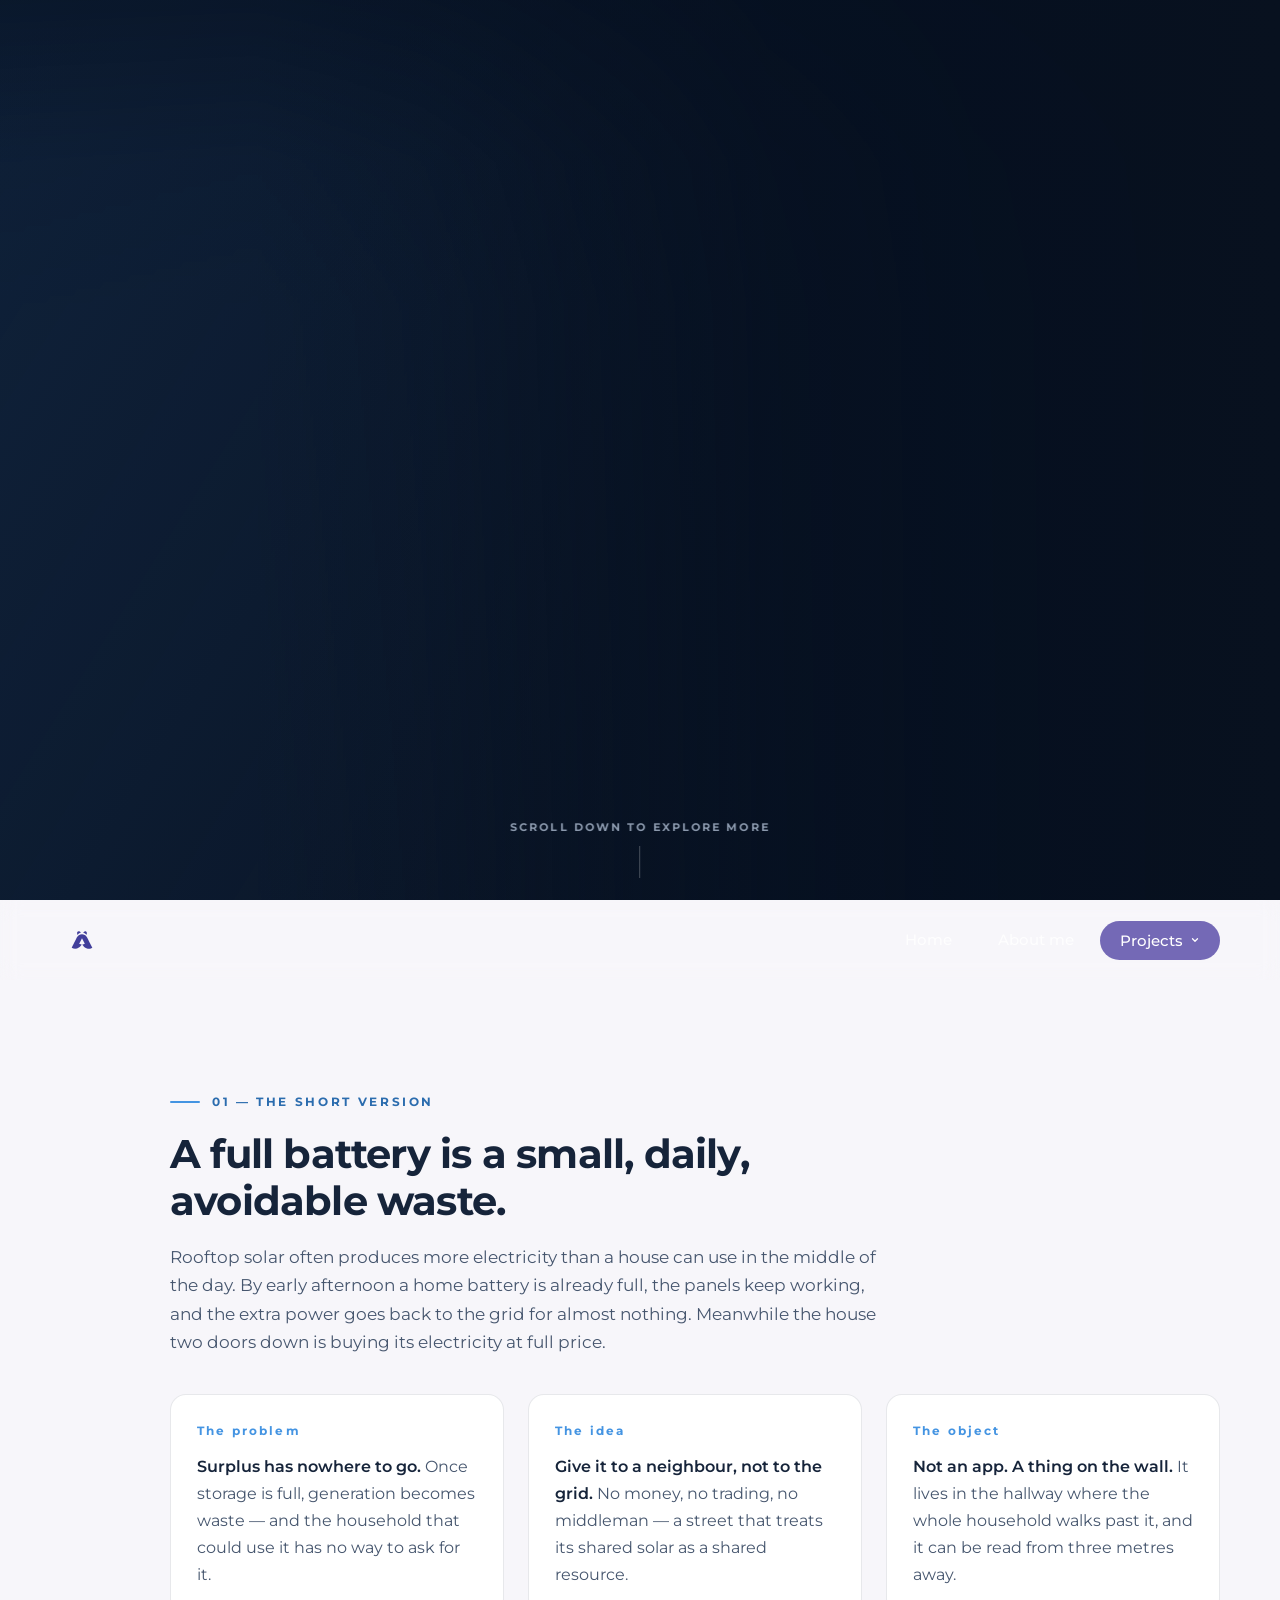
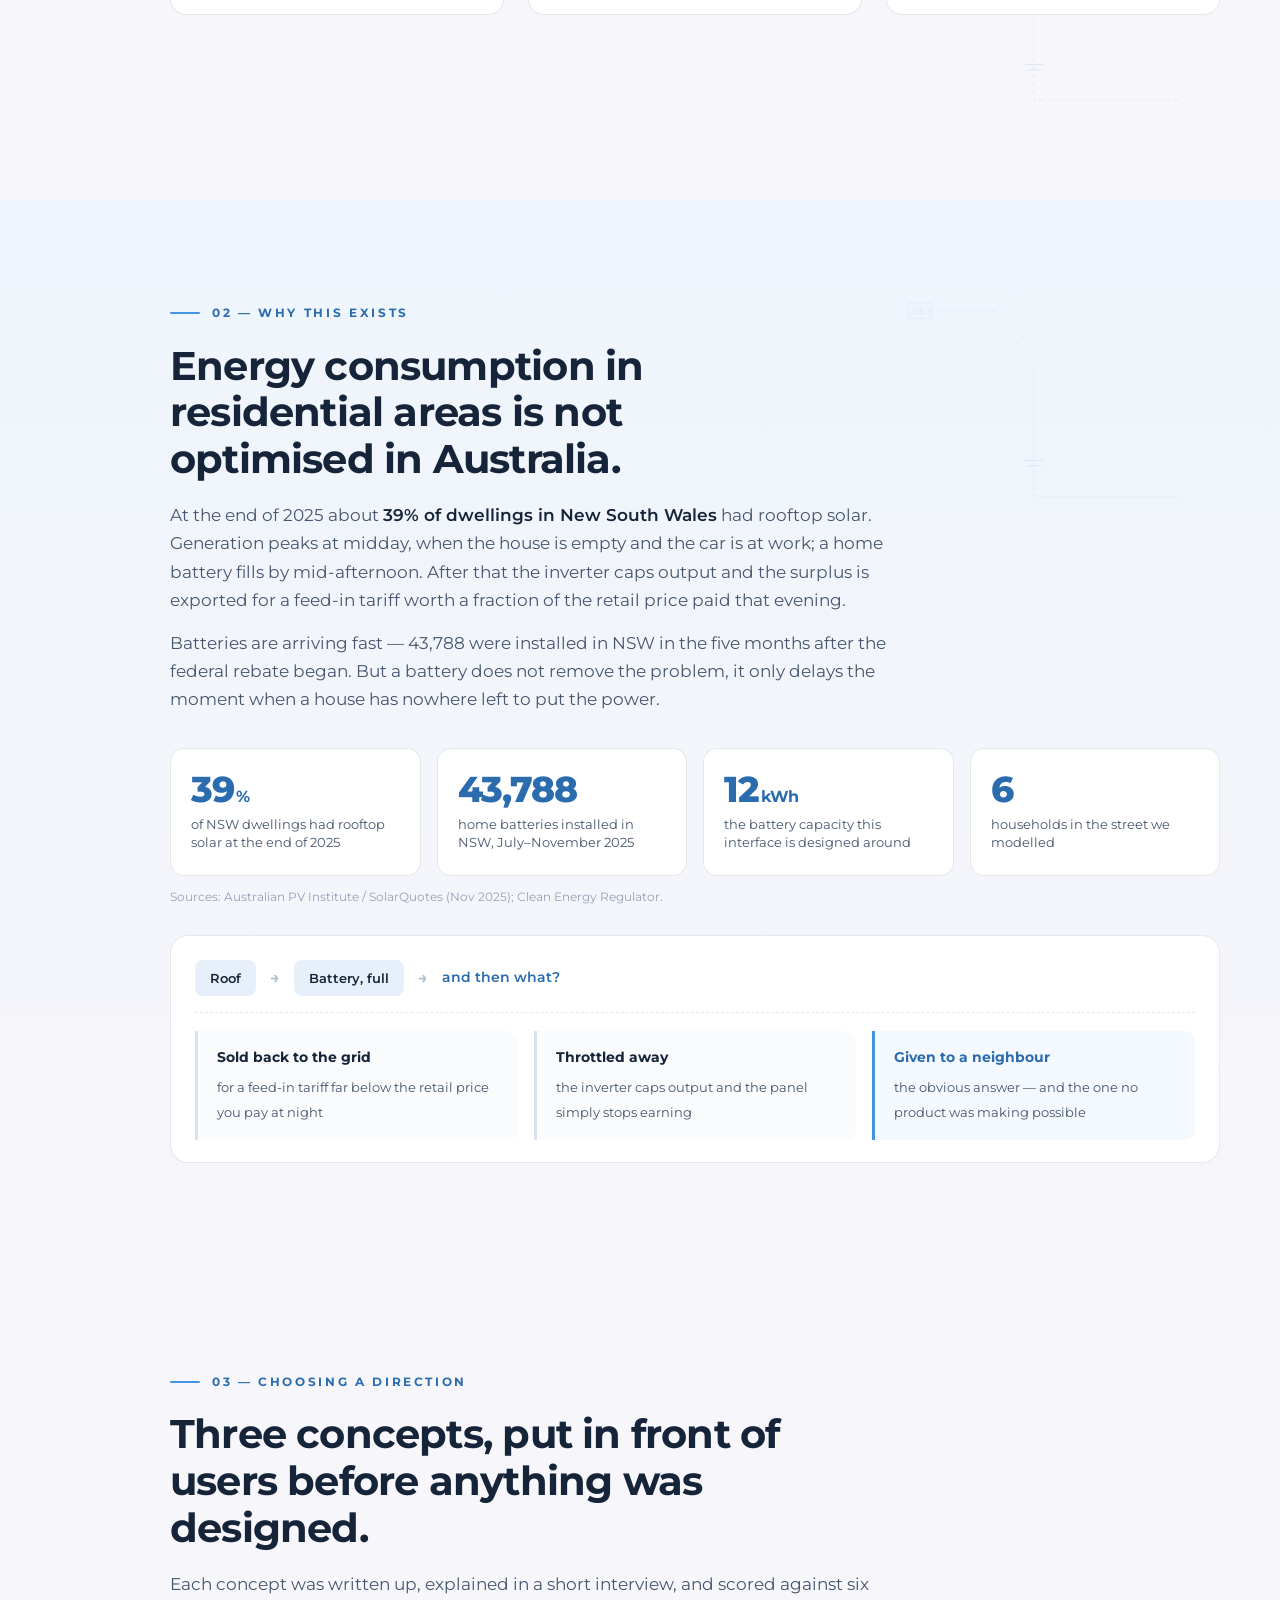
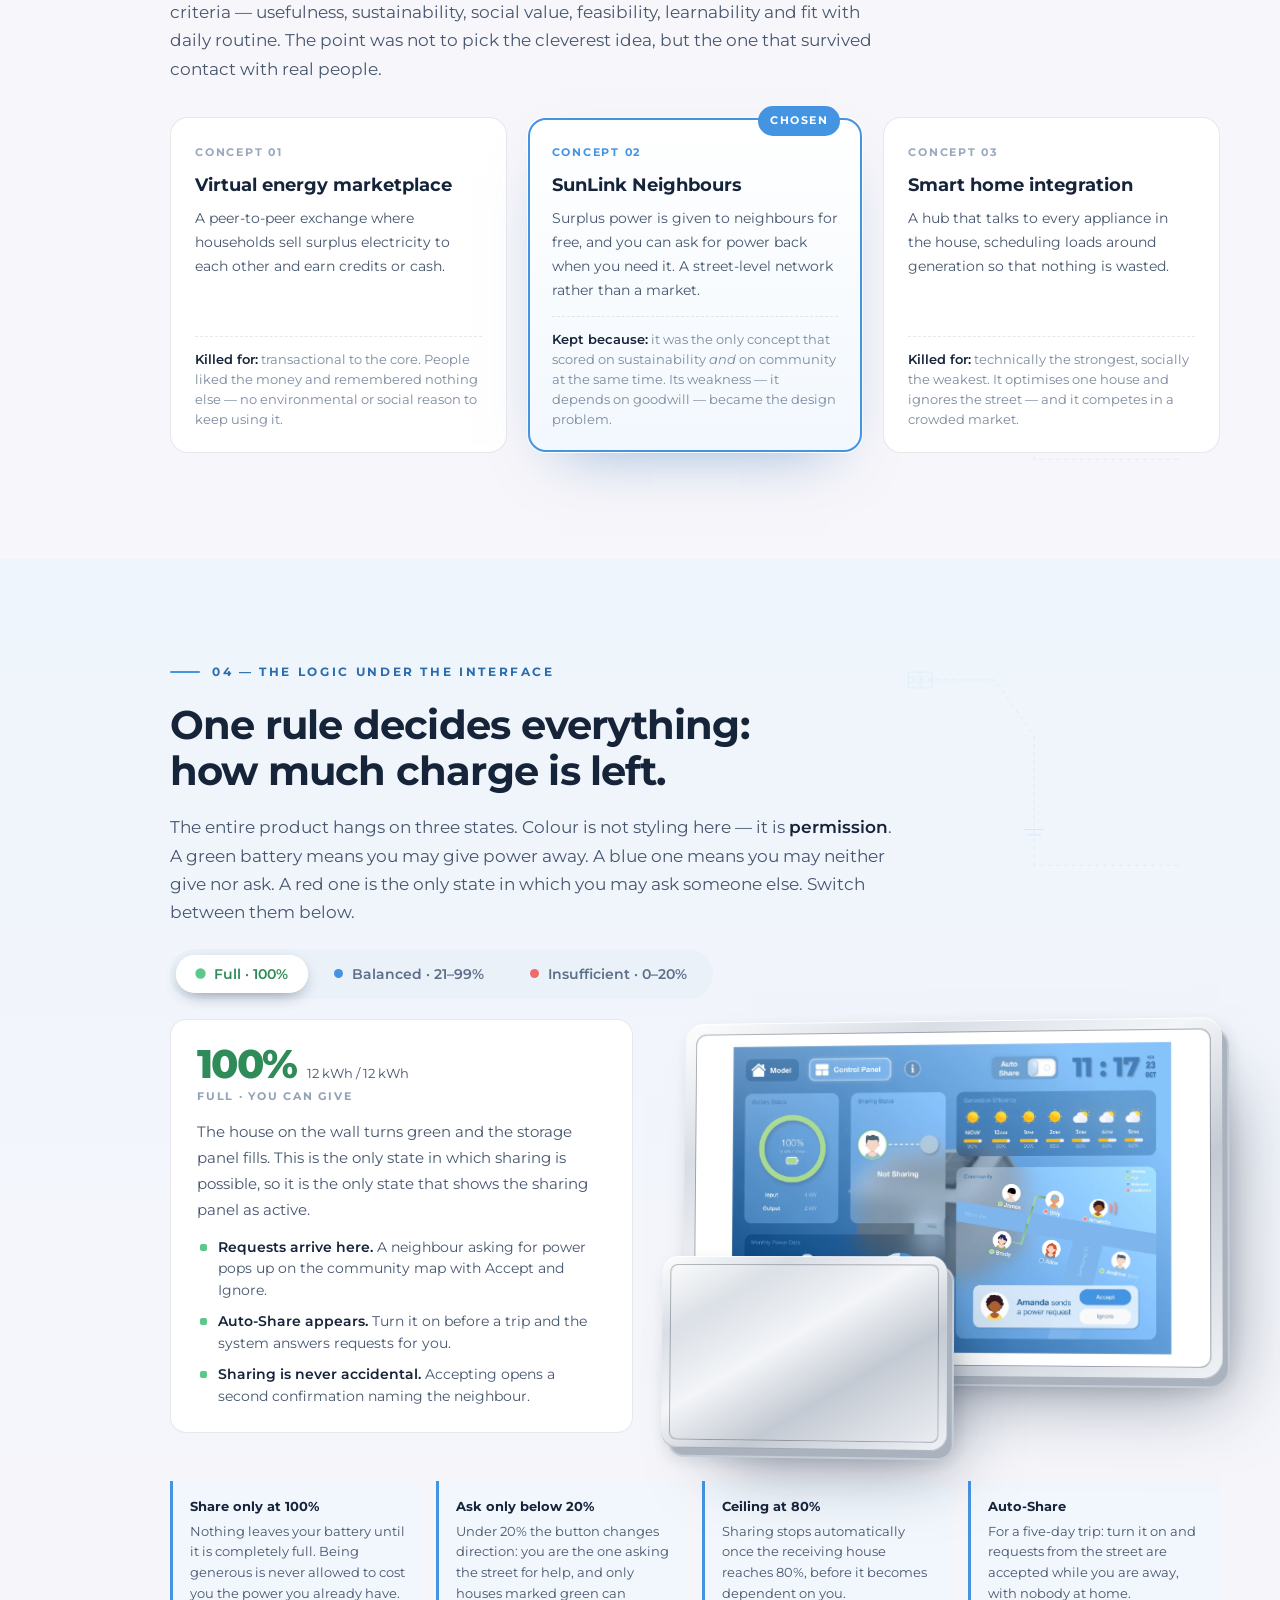
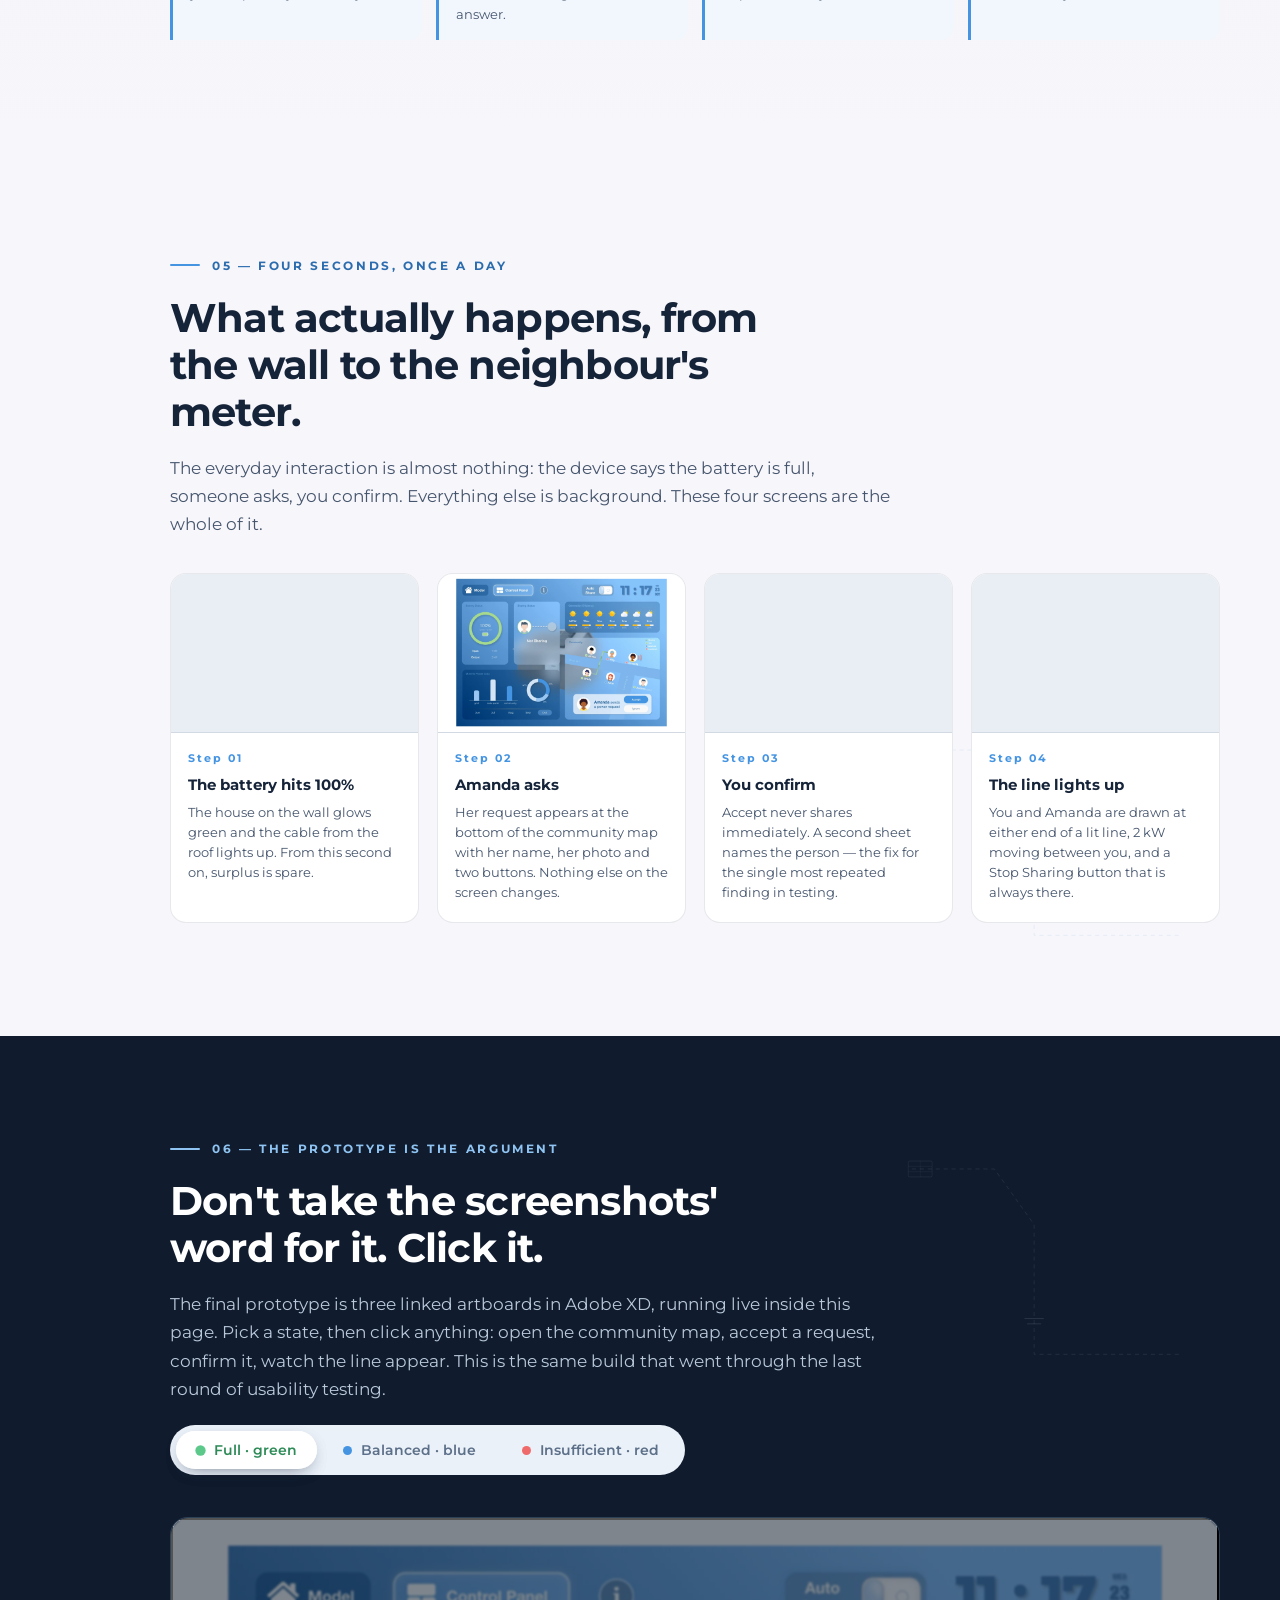
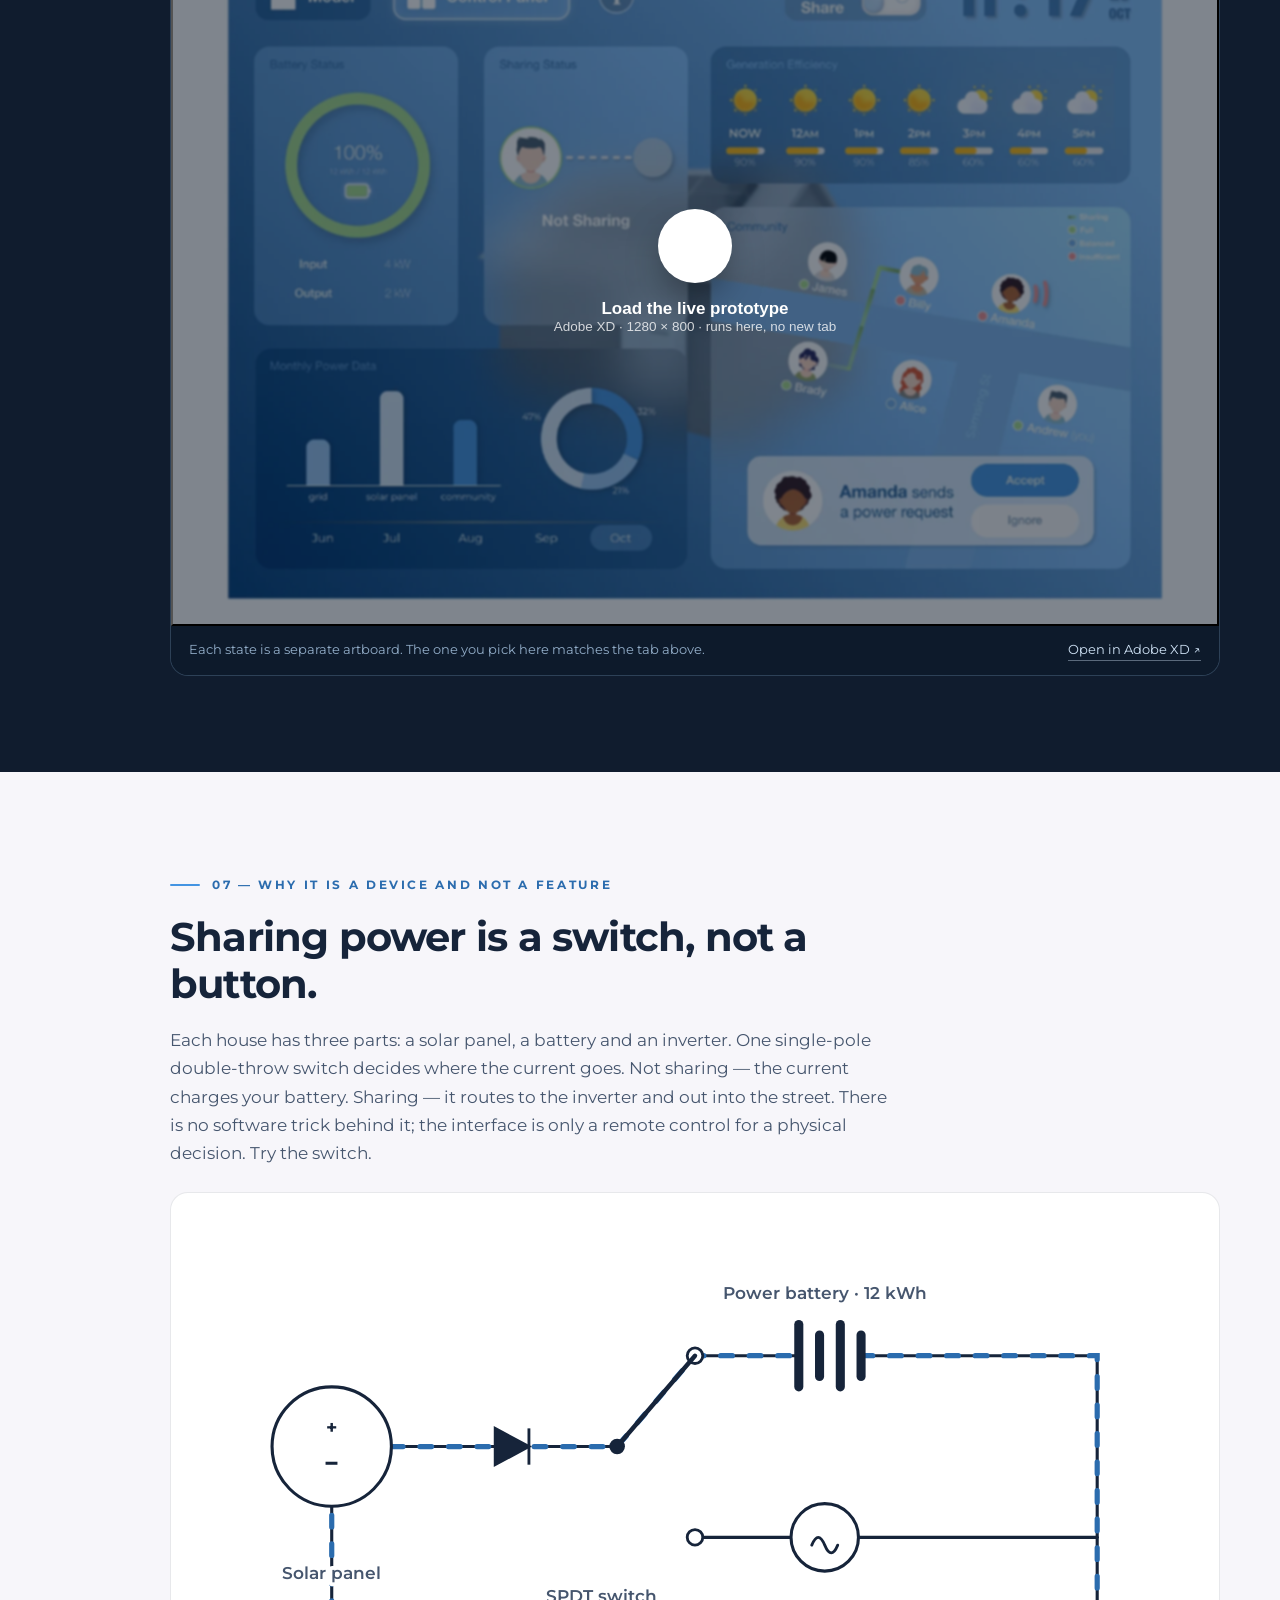
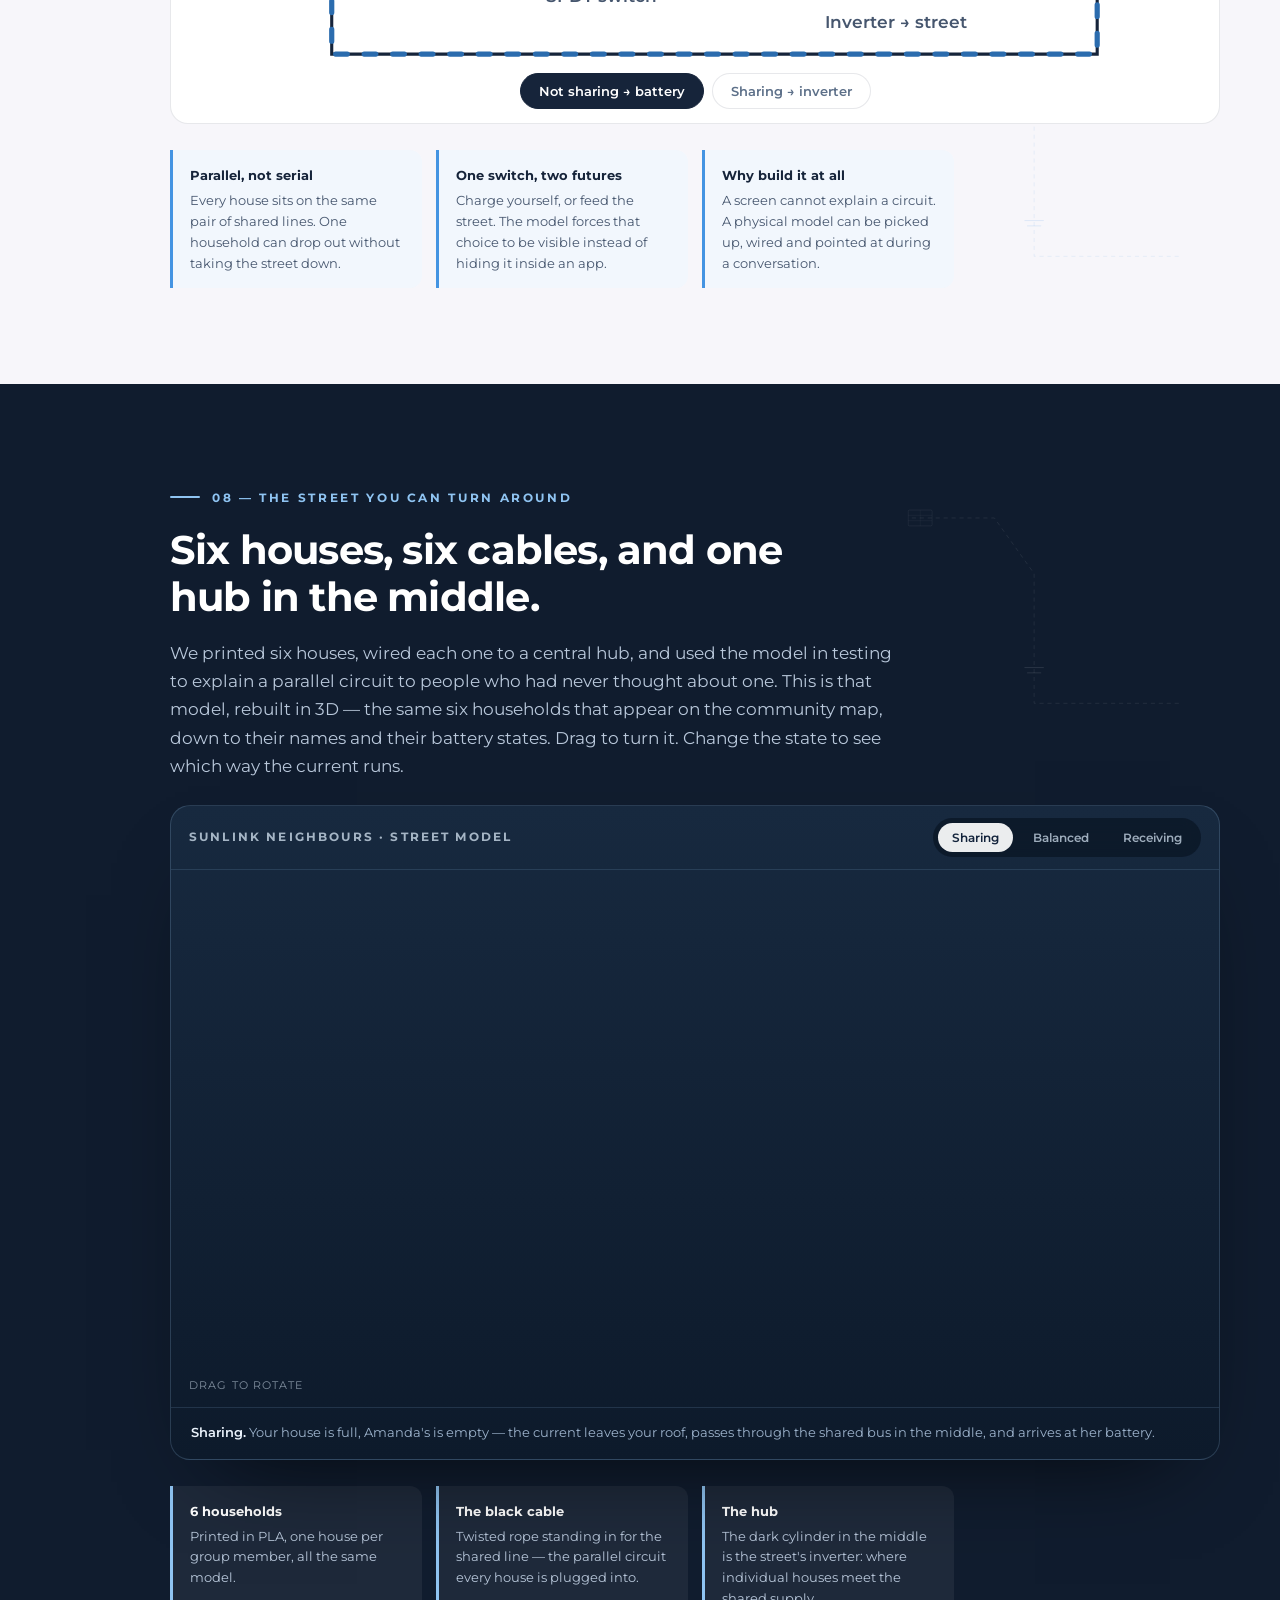
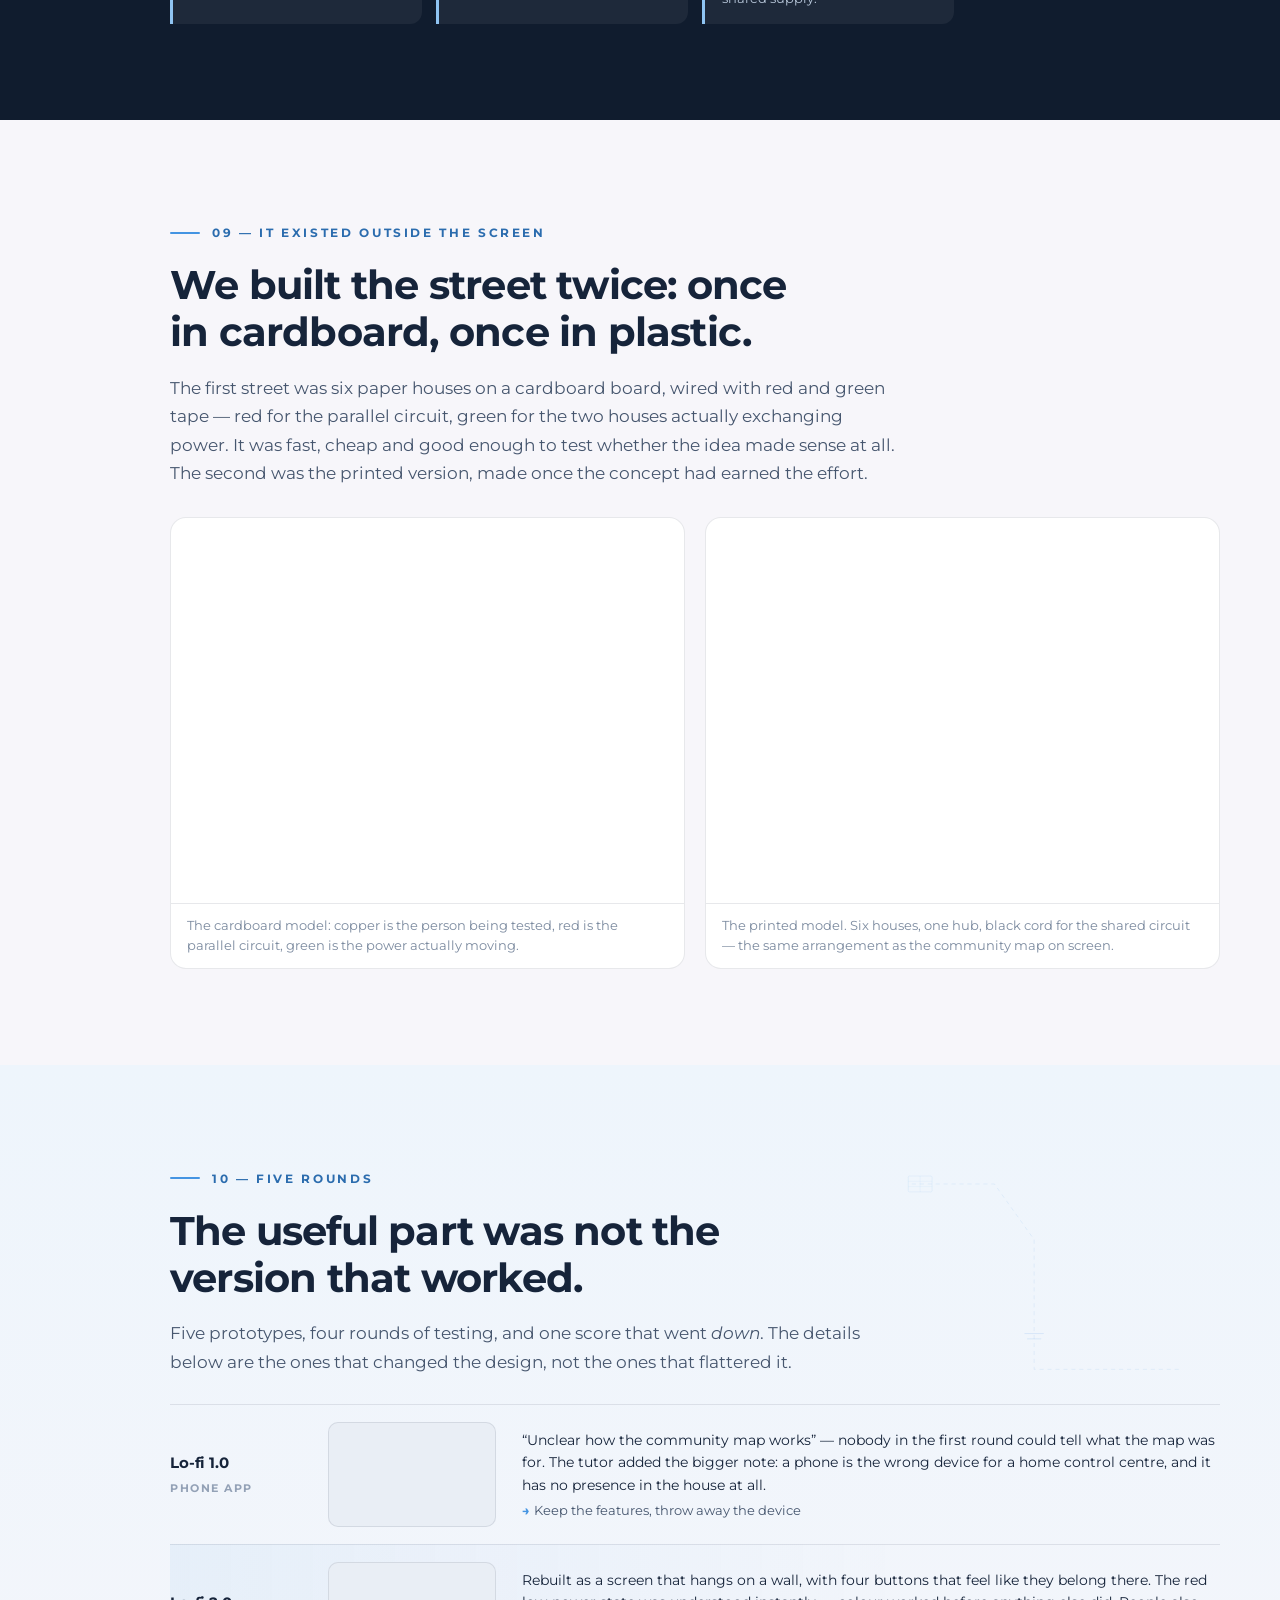
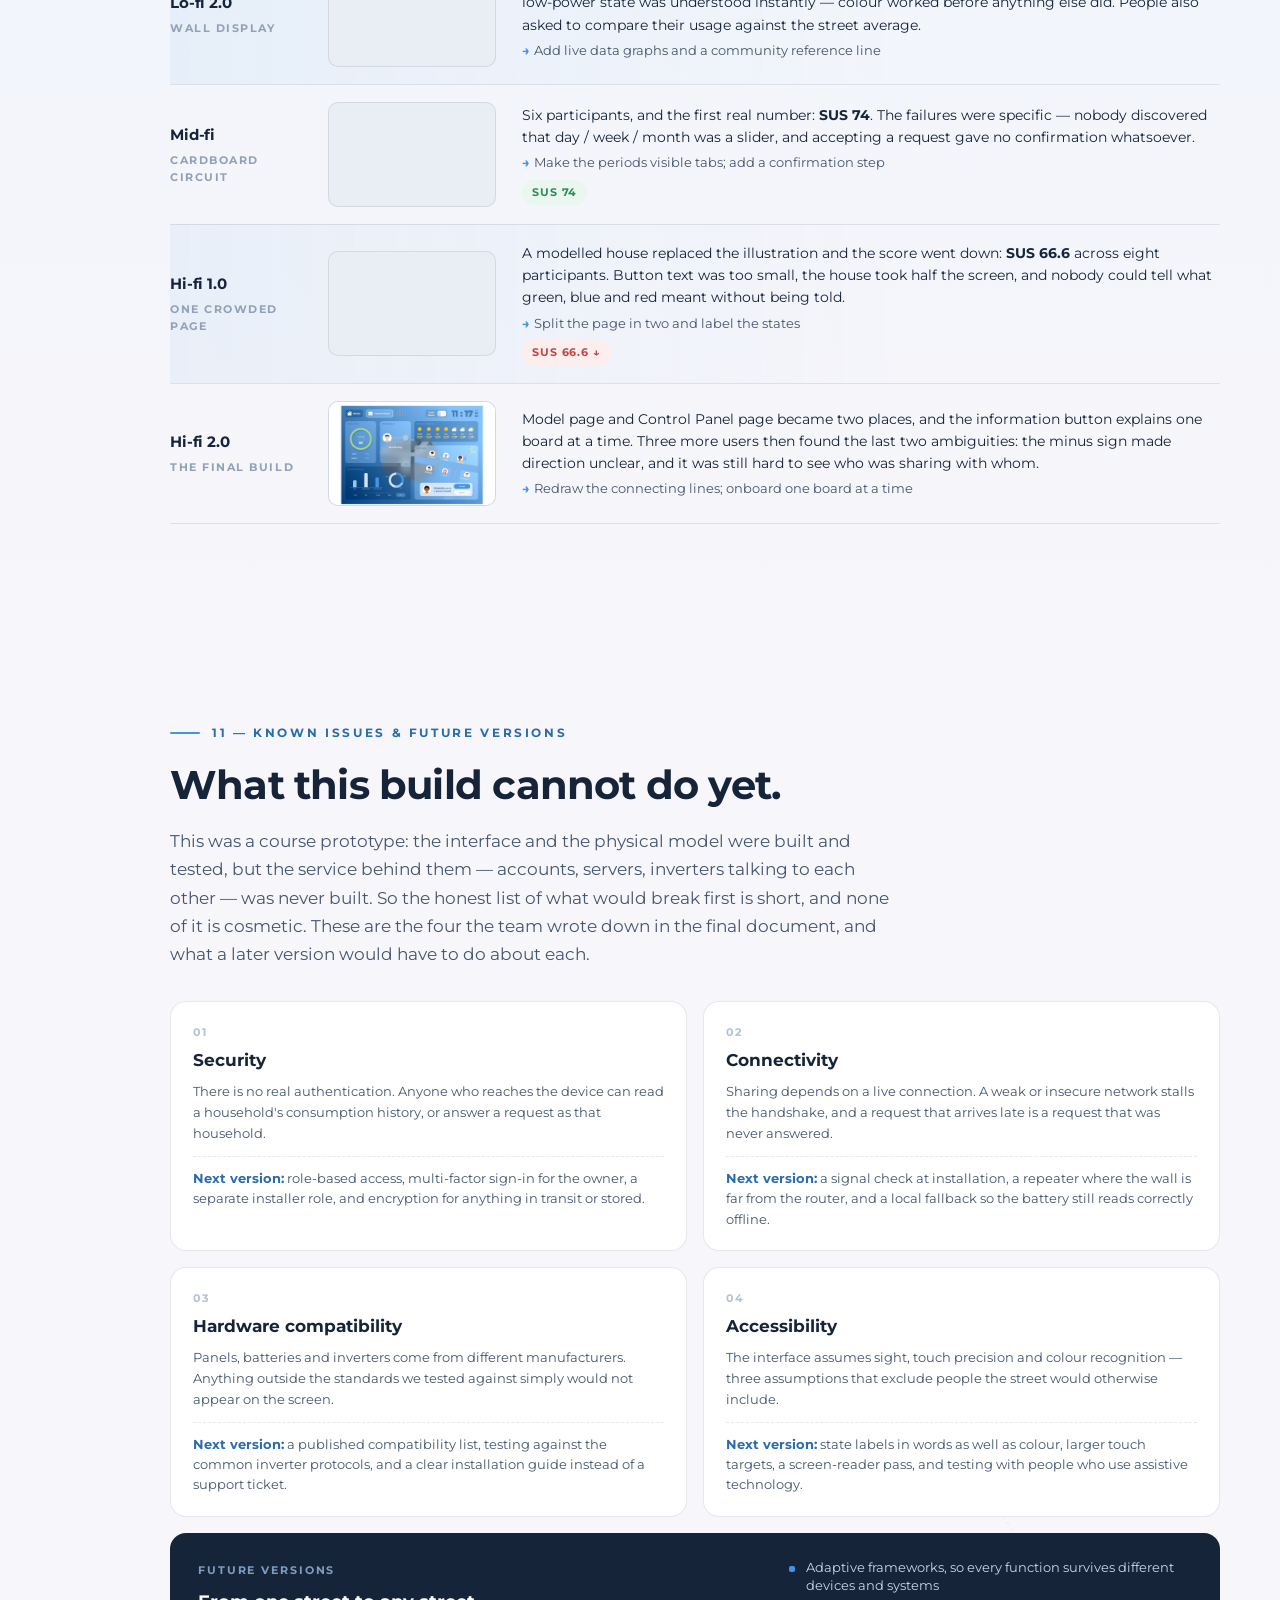
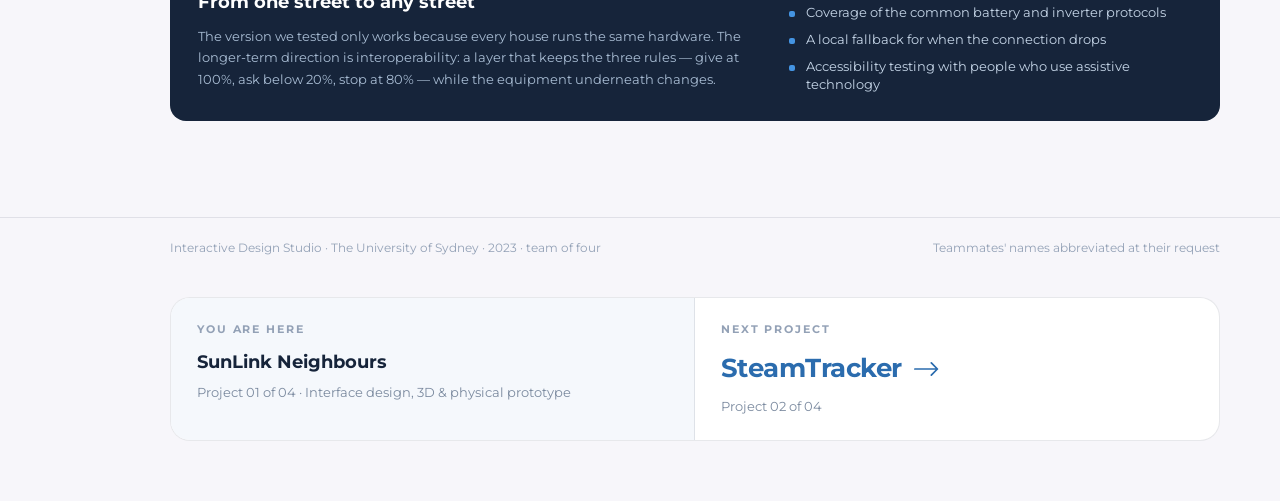
<file: sunlink.html>
<!DOCTYPE html>
<html lang="en">
<head>
  <meta charset="UTF-8" />
  <meta name="viewport" content="width=device-width, initial-scale=1.0" />
  <title>SunLink Neighbours — Sharing surplus solar with your street · Tong Zhang (Amy)</title>
  <meta name="description" content="A wall-mounted hub that lets a suburban street share surplus solar power. Interface design, 3D modelling and physical prototyping, from a four-person team at The University of Sydney." />
  <link rel="icon" href="assets/img/logo.svg" type="image/svg+xml" />
  <link rel="preconnect" href="https://fonts.googleapis.com" />
  <link rel="preconnect" href="https://fonts.gstatic.com" crossorigin />
  <link href="https://fonts.googleapis.com/css2?family=Montserrat:wght@300;400;500;600;700;800&family=Noto+Sans+SC:wght@300;400;500;700&display=swap" rel="stylesheet" />
  <link rel="stylesheet" href="css/style.css?v=261" />
  <link rel="stylesheet" href="css/sunlink.css?v=253" />
</head>
<body class="sl-page">

  <!-- ================= 导航（与首页一致） ================= -->
  <header class="nav" id="nav">
    <div class="nav__inner">
      <a class="nav__brand" href="index.html"></a>
      <nav class="nav__links" id="navLinks"></nav>
      <button class="nav__burger" id="navBurger" aria-label="Menu">
        <span></span><span></span><span></span>
      </button>
    </div>
  </header>

  <main id="slMain">

    <!-- ================= 首屏 ================= -->
    <section class="sl-hero" id="top">

      <div class="sl-hero__stage" id="slStage" aria-hidden="true">
        <div class="sl-hero__world">
          <img class="sl-hero__room" src="assets/img/sl-room.webp" width="1536" height="934" alt="" />
          <div class="sl-screen">
            <img src="assets/img/sl-panel-hero.webp" width="1361" height="950"
                 alt="The SunLink Neighbours control panel: battery ring at 100%, sharing status, generation forecast, a community map of six households and a power request from a neighbour." />
            <span class="sl-screen__glare"></span>
          </div>
        </div>
      </div>

      <span class="sl-hero__veil" aria-hidden="true"></span>

      <div class="sl-hero__inner">
        <div class="sl-hero__copy">
          <p class="sl-hero__kicker">Project 01 · Product &amp; interface design</p>
          <h1 class="sl-hero__title">SunLink<br />Neighbours</h1>
          <p class="sl-hero__lede">
            A wall-mounted hub that lets a street move surplus solar from the houses
            that have <em>more than they can store</em> to the houses that are
            <em>running short</em>.
          </p>

          <p class="sl-hero__spec">11-inch · 1080p · multi-touch · wall-mounted</p>
        </div>

        <div class="sl-meta">
          <div>
            <div class="sl-meta__k">Role</div>
            <div class="sl-meta__v">Interface design<br /><span>3D modelling &amp; physical prototype</span></div>
          </div>
          <div>
            <div class="sl-meta__k">Team</div>
            <div class="sl-meta__v">Tong Zhang<br /><span>Y Tang · N Yang · K Luo</span></div>
          </div>
          <div>
            <div class="sl-meta__k">Course</div>
            <div class="sl-meta__v">Interactive Design Studio<br /><span>The University of Sydney, 2023</span></div>
          </div>
          <div>
            <div class="sl-meta__k">Tools</div>
            <div class="sl-meta__v">Adobe XD<br /><span>Fusion 360 · 3D printing</span></div>
          </div>
        </div>
      </div>

      <a class="scrollcue sl-hero__cue" href="#overview" aria-label="Scroll down to explore more">
        <span class="scrollcue__txt">Scroll down to explore more</span>
        <span class="scrollcue__line" aria-hidden="true"><i></i></span>
      </a>
    </section>

    <!-- ================= 01 概要 ================= -->
    <section class="sl-sec" id="overview">
      <div class="sl-wrap">
        <p class="sl-eyebrow">01 — The short version</p>
        <h2 class="sl-h2">A full battery is a small, daily, avoidable waste.</h2>
        <p class="sl-p">
          Rooftop solar often produces more electricity than a house can use in the middle of
          the day. By early afternoon a home battery is already full, the panels keep working,
          and the extra power goes back to the grid for almost nothing. Meanwhile the house two
          doors down is buying its electricity at full price.
        </p>

        <div class="sl-brief">
          <div class="sl-brief__item">
            <div class="sl-brief__n">The problem</div>
            <div class="sl-brief__t">
              <b>Surplus has nowhere to go.</b> Once storage is full, generation becomes waste —
              and the household that could use it has no way to ask for it.
            </div>
          </div>
          <div class="sl-brief__item">
            <div class="sl-brief__n">The idea</div>
            <div class="sl-brief__t">
              <b>Give it to a neighbour, not to the grid.</b> No money, no trading, no middleman —
              a street that treats its shared solar as a shared resource.
            </div>
          </div>
          <div class="sl-brief__item">
            <div class="sl-brief__n">The object</div>
            <div class="sl-brief__t">
              <b>Not an app. A thing on the wall.</b> It lives in the hallway where the whole
              household walks past it, and it can be read from three metres away.
            </div>
          </div>
        </div>
      </div>
    </section>

    <!-- ================= 02 问题 ================= -->
    <section class="sl-sec sl-sec--sky" id="problem">
      <div class="sl-wrap">
        <p class="sl-eyebrow">02 — Why this exists</p>
        <h2 class="sl-h2">Energy consumption in residential areas is not optimised in Australia.</h2>
        <p class="sl-p">
          At the end of 2025 about <strong>39% of dwellings in New South Wales</strong> had
          rooftop solar. Generation peaks at midday, when the house is empty and the car is at
          work; a home battery fills by mid-afternoon. After that the inverter caps output and the
          surplus is exported for a feed-in tariff worth a fraction of the retail price paid that
          evening.
        </p>
        <p class="sl-p">
          Batteries are arriving fast — 43,788 were installed in NSW in the five months after the
          federal rebate began. But a battery does not remove the problem, it only delays the
          moment when a house has nowhere left to put the power.
        </p>

        <div class="sl-stats">
          <div class="sl-stat">
            <div class="sl-stat__n">39<small>%</small></div>
            <div class="sl-stat__l">of NSW dwellings had rooftop solar at the end of 2025</div>
          </div>
          <div class="sl-stat">
            <div class="sl-stat__n">43,788</div>
            <div class="sl-stat__l">home batteries installed in NSW, July–November 2025</div>
          </div>
          <div class="sl-stat">
            <div class="sl-stat__n">12<small>kWh</small></div>
            <div class="sl-stat__l">the battery capacity this interface is designed around</div>
          </div>
          <div class="sl-stat">
            <div class="sl-stat__n">6</div>
            <div class="sl-stat__l">households in the street we modelled</div>
          </div>
        </div>
        <p class="sl-src">Sources: Australian PV Institute / SolarQuotes (Nov 2025); Clean Energy Regulator.</p>

        <!-- 余电去向示意 -->
        <div class="sl-surplus">
          <div class="sl-surplus__row">
            <span class="sl-surplus__chip">Roof</span>
            <span class="sl-surplus__arrow">→</span>
            <span class="sl-surplus__chip">Battery, full</span>
            <span class="sl-surplus__arrow">→</span>
            <span class="sl-surplus__label">and then what?</span>
          </div>
          <div class="sl-surplus__out">
            <div class="sl-surplus__card">
              <b>Sold back to the grid</b>
              <span>for a feed-in tariff far below the retail price you pay at night</span>
            </div>
            <div class="sl-surplus__card">
              <b>Throttled away</b>
              <span>the inverter caps output and the panel simply stops earning</span>
            </div>
            <div class="sl-surplus__card is-target">
              <b>Given to a neighbour</b>
              <span>the obvious answer — and the one no product was making possible</span>
            </div>
          </div>
        </div>
      </div>
    </section>

    <!-- ================= 03 概念选择 ================= -->
    <section class="sl-sec" id="concepts">
      <div class="sl-wrap">
        <p class="sl-eyebrow">03 — Choosing a direction</p>
        <h2 class="sl-h2">Three concepts, put in front of users before anything was designed.</h2>
        <p class="sl-p">
          Each concept was written up, explained in a short interview, and scored against six
          criteria — usefulness, sustainability, social value, feasibility, learnability and fit
          with daily routine. The point was not to pick the cleverest idea, but the one that
          survived contact with real people.
        </p>

        <div class="sl-concepts">
          <article class="sl-concept">
            <div class="sl-concept__tag">Concept 01</div>
            <h3 class="sl-concept__t">Virtual energy marketplace</h3>
            <p class="sl-concept__d">
              A peer-to-peer exchange where households sell surplus electricity to each other and
              earn credits or cash.
            </p>
            <p class="sl-concept__verdict">
              <b>Killed for:</b> transactional to the core. People liked the money and remembered
              nothing else — no environmental or social reason to keep using it.
            </p>
          </article>

          <article class="sl-concept is-pick">
            <span class="sl-badge">Chosen</span>
            <div class="sl-concept__tag">Concept 02</div>
            <h3 class="sl-concept__t">SunLink Neighbours</h3>
            <p class="sl-concept__d">
              Surplus power is given to neighbours for free, and you can ask for power back when
              you need it. A street-level network rather than a market.
            </p>
            <p class="sl-concept__verdict">
              <b>Kept because:</b> it was the only concept that scored on sustainability
              <em>and</em> on community at the same time. Its weakness — it depends on goodwill —
              became the design problem.
            </p>
          </article>

          <article class="sl-concept">
            <div class="sl-concept__tag">Concept 03</div>
            <h3 class="sl-concept__t">Smart home integration</h3>
            <p class="sl-concept__d">
              A hub that talks to every appliance in the house, scheduling loads around generation
              so that nothing is wasted.
            </p>
            <p class="sl-concept__verdict">
              <b>Killed for:</b> technically the strongest, socially the weakest. It optimises one
              house and ignores the street — and it competes in a crowded market.
            </p>
          </article>
        </div>
      </div>
    </section>

    <!-- ================= 04 三个状态 ================= -->
    <section class="sl-sec sl-sec--sky" id="states">
      <div class="sl-wrap">
        <p class="sl-eyebrow">04 — The logic under the interface</p>
        <h2 class="sl-h2">One rule decides everything: how much charge is left.</h2>
        <p class="sl-p">
          The entire product hangs on three states. Colour is not styling here — it is
          <strong>permission</strong>. A green battery means you may give power away. A blue one
          means you may neither give nor ask. A red one is the only state in which you may ask
          someone else. Switch between them below.
        </p>

        <div class="sl-tabs" role="tablist" aria-label="Battery states">
          <button class="sl-tab" role="tab" data-state="full" aria-selected="true"><i></i>Full · 100%</button>
          <button class="sl-tab" role="tab" data-state="balanced" aria-selected="false"><i></i>Balanced · 21–99%</button>
          <button class="sl-tab" role="tab" data-state="low" aria-selected="false"><i></i>Insufficient · 0–20%</button>
        </div>

        <!-- Full -->
        <div class="sl-panel" data-panel="full">
          <div class="sl-state" data-tone="full">
            <div class="sl-state__rule">
              <div class="sl-state__pct"><b>100%</b><span>12 kWh / 12 kWh</span></div>
              <div class="sl-state__name">Full · you can give</div>
              <p class="sl-p" style="font-size:15px">
                The house on the wall turns green and the storage panel fills. This is the only
                state in which sharing is possible, so it is the only state that shows the sharing
                panel as active.
              </p>
              <ul class="sl-state__list">
                <li><b>Requests arrive here.</b> A neighbour asking for power pops up on the community map with Accept and Ignore.</li>
                <li><b>Auto-Share appears.</b> Turn it on before a trip and the system answers requests for you.</li>
                <li><b>Sharing is never accidental.</b> Accepting opens a second confirmation naming the neighbour.</li>
              </ul>
            </div>
            <div class="sl-state__shots">
              <div class="sl-stage sl-stage--state">
                <div class="sl-device sl-device--panel">
                  <img src="assets/img/sl-panel-green.webp" width="1600" height="1029" loading="lazy"
                       alt="Control panel, full state: battery ring at 100%, forecast, community map and a pending request from Amanda." />
                </div>
                <div class="sl-device sl-device--model">
                  <img src="assets/img/sl-model-green.webp" width="1600" height="1029" loading="lazy"
                       alt="Model page, full state: a 3D house with a green battery panel reading 100% and 12 kWh." />
                </div>
              </div>
            </div>
          </div>
        </div>

        <!-- Balanced -->
        <div class="sl-panel" data-panel="balanced" hidden>
          <div class="sl-state" data-tone="balanced">
            <div class="sl-state__rule">
              <div class="sl-state__pct"><b>72%</b><span>8.6 kWh / 12 kWh</span></div>
              <div class="sl-state__name">Balanced · you can do neither</div>
              <p class="sl-p" style="font-size:15px">
                Between 21% and 99% the device goes quiet. You cannot give power away and you
                cannot ask for it either — the system protects your own evening use first. Most of
                the day looks like this.
              </p>
              <ul class="sl-state__list">
                <li><b>No pop-ups.</b> Neighbour requests are suppressed; the community map keeps updating as a background picture.</li>
                <li><b>Only four things still respond:</b> Auto-Share, Information, Generation Efficiency and Data.</li>
                <li><b>The sharing panel says why:</b> “You could not share power or send request” — a refusal with a reason, not a dead button.</li>
              </ul>
            </div>
            <div class="sl-state__shots">
              <div class="sl-stage sl-stage--state">
                <div class="sl-device sl-device--panel">
                  <img src="assets/img/sl-panel-blue.webp" width="1600" height="1029" loading="lazy"
                       alt="Control panel, balanced state: battery ring at 72% in blue, sharing panel greyed out." />
                </div>
                <div class="sl-device sl-device--model">
                  <img src="assets/img/sl-model-blue.webp" width="1600" height="1029" loading="lazy"
                       alt="Model page, balanced state: the battery panel is blue at 72% and 8.6 kWh." />
                </div>
              </div>
            </div>
          </div>
        </div>

        <!-- Insufficient -->
        <div class="sl-panel" data-panel="low" hidden>
          <div class="sl-state" data-tone="low">
            <div class="sl-state__rule">
              <div class="sl-state__pct"><b>16%</b><span>1.8 kWh / 12 kWh</span></div>
              <div class="sl-state__name">Insufficient · you can ask</div>
              <p class="sl-p" style="font-size:15px">
                Below 20% the battery turns red — the same red that tells a neighbour you need
                help. Here the interface inverts: the sharing panel becomes a way to ask the street
                rather than to answer it.
              </p>
              <ul class="sl-state__list">
                <li><b>One action:</b> “Send a power request?” — sent to the households currently marked green.</li>
                <li><b>Receiving is drawn as a line.</b> An amber line appears from the neighbour to your battery, so direction is never ambiguous.</li>
                <li><b>It stops on its own</b> at 80%, so you cannot accidentally drain a neighbour.</li>
              </ul>
            </div>
            <div class="sl-state__shots">
              <div class="sl-stage sl-stage--state">
                <div class="sl-device sl-device--panel">
                  <img src="assets/img/sl-panel-red.webp" width="1600" height="1029" loading="lazy"
                       alt="Control panel, insufficient state: battery ring at 16% in red and a Send a power request prompt." />
                </div>
                <div class="sl-device sl-device--model">
                  <img src="assets/img/sl-model-red.webp" width="1600" height="1029" loading="lazy"
                       alt="Model page, insufficient state: the battery panel is red at 16% and 1.8 kWh." />
                </div>
              </div>
            </div>
          </div>
        </div>

        <div class="sl-lawbox">
          <div class="sl-law">
            <b>Share only at 100%</b>
            Nothing leaves your battery until it is completely full. Being generous is never
            allowed to cost you the power you already have.
          </div>
          <div class="sl-law">
            <b>Ask only below 20%</b>
            Under 20% the button changes direction: you are the one asking the street for help,
            and only houses marked green can answer.
          </div>
          <div class="sl-law">
            <b>Ceiling at 80%</b>
            Sharing stops automatically once the receiving house reaches 80%, before it becomes
            dependent on you.
          </div>
          <div class="sl-law">
            <b>Auto-Share</b>
            For a five-day trip: turn it on and requests from the street are accepted while you are
            away, with nobody at home.
          </div>
        </div>
      </div>
    </section>

    <!-- ================= 05 怎么用 ================= -->
    <section class="sl-sec" id="usage">
      <div class="sl-wrap">
        <p class="sl-eyebrow">05 — Four seconds, once a day</p>
        <h2 class="sl-h2">What actually happens, from the wall to the neighbour's meter.</h2>
        <p class="sl-p">
          The everyday interaction is almost nothing: the device says the battery is full, someone
          asks, you confirm. Everything else is background. These four screens are the whole of it.
        </p>

        <div class="sl-steps">
          <article class="sl-step">
            <div class="sl-step__img"><img src="assets/img/sl-model-green.webp" width="1600" height="1029" loading="lazy" style="object-position:38% 46%" alt="Model page showing a house with a green battery at 100%." /></div>
            <div class="sl-step__body">
              <div class="sl-step__n">Step 01</div>
              <h3 class="sl-step__t">The battery hits 100%</h3>
              <p class="sl-step__d">
                The house on the wall glows green and the cable from the roof lights up. From this
                second on, surplus is spare.
              </p>
            </div>
          </article>

          <article class="sl-step">
            <div class="sl-step__img"><img src="assets/img/sl-panel-green.webp" width="1600" height="1029" loading="lazy" style="object-position:82% 82%" alt="Control panel with a request card from Amanda and Accept and Ignore buttons." /></div>
            <div class="sl-step__body">
              <div class="sl-step__n">Step 02</div>
              <h3 class="sl-step__t">Amanda asks</h3>
              <p class="sl-step__d">
                Her request appears at the bottom of the community map with her name, her photo
                and two buttons. Nothing else on the screen changes.
              </p>
            </div>
          </article>

          <article class="sl-step">
            <div class="sl-step__img"><img src="assets/img/sl-confirm.webp" width="1600" height="1029" loading="lazy" style="object-position:74% 84%" alt="A confirmation sheet reading Confirm to share power to Amanda, with No and Yes." /></div>
            <div class="sl-step__body">
              <div class="sl-step__n">Step 03</div>
              <h3 class="sl-step__t">You confirm</h3>
              <p class="sl-step__d">
                Accept never shares immediately. A second sheet names the person — the fix for the
                single most repeated finding in testing.
              </p>
            </div>
          </article>

          <article class="sl-step">
            <div class="sl-step__img"><img src="assets/img/sl-sharing.webp" width="1600" height="1029" loading="lazy" style="object-position:36% 34%" alt="Sharing state: a green line from You to Amanda, Send-out 2 kW and a Stop Sharing button." /></div>
            <div class="sl-step__body">
              <div class="sl-step__n">Step 04</div>
              <h3 class="sl-step__t">The line lights up</h3>
              <p class="sl-step__d">
                You and Amanda are drawn at either end of a lit line, 2 kW moving between you, and
                a Stop Sharing button that is always there.
              </p>
            </div>
          </article>
        </div>
      </div>
    </section>

    <!-- ================= 06 可玩原型 ================= -->
    <section class="sl-sec sl-sec--ink" id="prototype">
      <div class="sl-wrap">
        <p class="sl-eyebrow">06 — The prototype is the argument</p>
        <h2 class="sl-h2" style="color:#fff">Don't take the screenshots' word for it. Click it.</h2>
        <p class="sl-p">
          The final prototype is three linked artboards in Adobe XD, running live inside this page.
          Pick a state, then click anything: open the community map, accept a request, confirm it,
          watch the line appear. This is the same build that went through the last round of
          usability testing.
        </p>

        <div class="sl-tabs" role="tablist" aria-label="Prototype states">
          <button class="sl-tab" data-proto="green" role="tab" aria-selected="true"><i></i>Full · green</button>
          <button class="sl-tab" data-proto="blue" role="tab" aria-selected="false"><i></i>Balanced · blue</button>
          <button class="sl-tab" data-proto="red" role="tab" aria-selected="false"><i></i>Insufficient · red</button>
        </div>

        <div class="sl-embed" id="slEmbed">
          <div class="sl-embed__frame">
            <button class="sl-embed__gate" id="slEmbedGate" aria-label="Load the interactive prototype">
              <div>
                <span class="sl-embed__play">
                  <svg width="26" height="26" viewBox="0 0 24 24" fill="currentColor" aria-hidden="true"><path d="M8 5.5v13l11-6.5z"/></svg>
                </span>
                <b>Load the live prototype</b>
                <span>Adobe XD · 1280 × 800 · runs here, no new tab</span>
              </div>
            </button>
          </div>
          <div class="sl-embed__bar">
            <span>Each state is a separate artboard. The one you pick here matches the tab above.</span>
            <a id="slEmbedLink" href="https://xd.adobe.com/view/652e1648-9f5c-46c7-9e9b-7e457586dc36-307d/" target="_blank" rel="noopener">Open in Adobe XD ↗</a>
          </div>
        </div>
      </div>
    </section>

    <!-- ================= 07 电路 ================= -->
    <section class="sl-sec" id="circuit">
      <div class="sl-wrap">
        <p class="sl-eyebrow">07 — Why it is a device and not a feature</p>
        <h2 class="sl-h2">Sharing power is a switch, not a button.</h2>
        <p class="sl-p">
          Each house has three parts: a solar panel, a battery and an inverter. One single-pole
          double-throw switch decides where the current goes. Not sharing — the current charges
          your battery. Sharing — it routes to the inverter and out into the street. There is no
          software trick behind it; the interface is only a remote control for a physical decision.
          Try the switch.
        </p>

        <div class="sl-circuit" id="slCircuit" data-mode="battery">
          <svg viewBox="0 0 780 352" role="img" aria-label="Circuit diagram of one house: solar panel, diode, and an SPDT switch choosing between battery and inverter.">
            <!-- 静态导线 -->
            <g class="sl-wires" fill="none" stroke="#16243a" stroke-width="2.4" stroke-linecap="round">
              <path d="M156 180 H236" />
              <path d="M272 180 H330" />
              <path d="M390 110 H470" />
              <path d="M518 110 H700 V340 H110 V226" />
              <path d="M390 250 H464" />
              <path d="M516 250 H700" />
            </g>

            <!-- 流动虚线（两条支路） -->
            <g fill="none" stroke="#2b6cae" stroke-width="4" stroke-linecap="round" class="sl-flow-battery">
              <path class="sl-flowline" d="M156 180 H330 L390 110 H470" />
              <path class="sl-flowline" d="M518 110 H700 V340 H110 V226" />
            </g>
            <g fill="none" stroke="#2b6cae" stroke-width="4" stroke-linecap="round" class="sl-flow-inverter">
              <path class="sl-flowline" d="M156 180 H330 L390 250 H464" />
              <path class="sl-flowline" d="M516 250 H700 V340 H110 V226" />
            </g>

            <!-- 太阳能板 -->
            <g>
              <circle cx="110" cy="180" r="46" fill="#fff" stroke="#16243a" stroke-width="2.4" />
              <text x="110" y="170" text-anchor="middle" font-size="15" font-weight="700" fill="#16243a">+</text>
              <text x="110" y="200" text-anchor="middle" font-size="19" font-weight="700" fill="#16243a">−</text>
              <text x="110" y="282" text-anchor="middle" font-size="13" font-weight="600" fill="#46566e" style="paint-order:stroke;stroke:#fff;stroke-width:6px;stroke-linejoin:round">Solar panel</text>
            </g>

            <!-- 二极管 -->
            <g stroke="#16243a" stroke-width="2.2" fill="none">
              <path d="M236 166 L236 194 L262 180 Z" fill="#16243a" />
              <path d="M262 166 V194" />
            </g>

            <!-- SPDT 开关 -->
            <g>
              <circle cx="330" cy="180" r="6" fill="#16243a" />
              <circle cx="390" cy="110" r="6" fill="#fff" stroke="#16243a" stroke-width="2.2" />
              <circle cx="390" cy="250" r="6" fill="#fff" stroke="#16243a" stroke-width="2.2" />
              <line id="slLever" x1="330" y1="180" x2="390" y2="110" stroke="#16243a" stroke-width="3.4" stroke-linecap="round" />
              <text x="318" y="300" text-anchor="middle" font-size="13" font-weight="600" fill="#46566e">SPDT switch</text>
            </g>

            <!-- 电池 -->
            <g stroke="#16243a" stroke-linecap="round" fill="none">
              <line x1="470" y1="86" x2="470" y2="134" stroke-width="7" />
              <line x1="486" y1="94" x2="486" y2="126" stroke-width="7" />
              <line x1="502" y1="86" x2="502" y2="134" stroke-width="7" />
              <line x1="518" y1="94" x2="518" y2="126" stroke-width="7" />
            </g>
            <text x="490" y="66" text-anchor="middle" font-size="13" font-weight="600" fill="#46566e">Power battery · 12 kWh</text>

            <!-- 逆变器 -->
            <g>
              <circle cx="490" cy="250" r="26" fill="#fff" stroke="#16243a" stroke-width="2.4" />
              <path d="M480 256 q5 -12 10 0 q5 12 10 0" fill="none" stroke="#16243a" stroke-width="2.2" stroke-linecap="round" />
              <text x="545" y="320" text-anchor="middle" font-size="13" font-weight="600" fill="#46566e">Inverter → street</text>
            </g>
          </svg>

          <div class="sl-circuit__switch">
            <button class="sl-chip" id="slSwitchBattery" aria-pressed="true">Not sharing → battery</button>
            <button class="sl-chip" id="slSwitchInverter" aria-pressed="false">Sharing → inverter</button>
          </div>
        </div>

        <div class="sl-lawbox" style="margin-top:26px">
          <div class="sl-law">
            <b>Parallel, not serial</b>
            Every house sits on the same pair of shared lines. One household can drop out without
            taking the street down.
          </div>
          <div class="sl-law">
            <b>One switch, two futures</b>
            Charge yourself, or feed the street. The model forces that choice to be visible
            instead of hiding it inside an app.
          </div>
          <div class="sl-law">
            <b>Why build it at all</b>
            A screen cannot explain a circuit. A physical model can be picked up, wired and pointed
            at during a conversation.
          </div>
        </div>
      </div>
    </section>

    <!-- ================= 08 3D 社区 ================= -->
    <section class="sl-sec sl-sec--ink" id="model">
      <div class="sl-wrap">
        <p class="sl-eyebrow">08 — The street you can turn around</p>
        <h2 class="sl-h2" style="color:#fff">Six houses, six cables, and one hub in the middle.</h2>
        <p class="sl-p">
          We printed six houses, wired each one to a central hub, and used the model in testing to
          explain a parallel circuit to people who had never thought about one. This is that model,
          rebuilt in 3D — the same six households that appear on the community map, down to their
          names and their battery states. Drag to turn it. Change the state to see which way the
          current runs.
        </p>

        <div class="sl-3d" id="sl3d">
          <div class="sl-3d__bar">
            <span class="sl-3d__title">SunLink Neighbours · street model</span>
            <div class="sl-3d__states" role="group" aria-label="Model state">
              <button class="sl-3d__btn" data-mode="share" aria-pressed="true">Sharing</button>
              <button class="sl-3d__btn" data-mode="balanced" aria-pressed="false">Balanced</button>
              <button class="sl-3d__btn" data-mode="receive" aria-pressed="false">Receiving</button>
            </div>
          </div>
          <div class="sl-3d__canvas" id="sl3dCanvas">
            <span class="sl-3d__hint">Drag to rotate</span>
          </div>
          <div class="sl-3d__caption" id="sl3dCaption">
            <b>Sharing.</b> Your house is full, Amanda's is empty — the current leaves your roof,
            passes through the shared bus in the middle, and arrives at her battery.
          </div>
        </div>

        <div class="sl-lawbox" style="margin-top:26px">
          <div class="sl-law" style="background:rgba(255,255,255,.06);border-left-color:#8fc4f2;color:#b9c8db">
            <b style="color:#fff">6 households</b>
            Printed in PLA, one house per group member, all the same model.
          </div>
          <div class="sl-law" style="background:rgba(255,255,255,.06);border-left-color:#8fc4f2;color:#b9c8db">
            <b style="color:#fff">The black cable</b>
            Twisted rope standing in for the shared line — the parallel circuit every house is
            plugged into.
          </div>
          <div class="sl-law" style="background:rgba(255,255,255,.06);border-left-color:#8fc4f2;color:#b9c8db">
            <b style="color:#fff">The hub</b>
            The dark cylinder in the middle is the street's inverter: where individual houses meet
            the shared supply.
          </div>
        </div>
      </div>
    </section>

    <!-- ================= 09 实物 ================= -->
    <section class="sl-sec" id="physical">
      <div class="sl-wrap">
        <p class="sl-eyebrow">09 — It existed outside the screen</p>
        <h2 class="sl-h2">We built the street twice: once in cardboard, once in plastic.</h2>
        <p class="sl-p">
          The first street was six paper houses on a cardboard board, wired with red and green
          tape — red for the parallel circuit, green for the two houses actually exchanging power.
          It was fast, cheap and good enough to test whether the idea made sense at all. The second
          was the printed version, made once the concept had earned the effort.
        </p>

        <div class="sl-gallery">
          <figure>
            <img src="assets/img/sl-model-cardboard.jpg" width="636" height="477" loading="lazy"
                 alt="The cardboard model: five black paper houses and one copper-coloured house connected with red and green tape on a board." />
            <figcaption>
              The cardboard model: copper is the person being tested, red is the parallel circuit,
              green is the power actually moving.
            </figcaption>
          </figure>
          <figure>
            <img src="assets/img/sl-model-print.jpg" width="1035" height="771" loading="lazy"
                 alt="The 3D-printed model: six white houses arranged in a ring on cardboard, each connected by twisted black cord to a dark cylindrical hub in the centre." />
            <figcaption>
              The printed model. Six houses, one hub, black cord for the shared circuit — the same
              arrangement as the community map on screen.
            </figcaption>
          </figure>
        </div>
      </div>
    </section>

    <!-- ================= 10 迭代 ================= -->
    <section class="sl-sec sl-sec--sky" id="iterations">
      <div class="sl-wrap">
        <p class="sl-eyebrow">10 — Five rounds</p>
        <h2 class="sl-h2">The useful part was not the version that worked.</h2>
        <p class="sl-p">
          Five prototypes, four rounds of testing, and one score that went <em>down</em>. The
          details below are the ones that changed the design, not the ones that flattered it.
        </p>

        <div class="sl-time">
          <article class="sl-time__row">
            <div class="sl-time__era"><b>Lo-fi 1.0</b>Phone app</div>
            <div class="sl-time__thumb"><img src="assets/img/sl-iter-1.webp" alt="Paper prototype of the phone app showing a community map of six households along streets." loading="lazy" /></div>
            <div class="sl-time__body">
              <p class="sl-time__find">
                “Unclear how the community map works” — nobody in the first round could tell what
                the map was for. The tutor added the bigger note: a phone is the wrong device for a
                home control centre, and it has no presence in the house at all.
              </p>
              <p class="sl-time__move">Keep the features, throw away the device</p>
            </div>
          </article>

          <article class="sl-time__row is-turn">
            <div class="sl-time__era"><b>Lo-fi 2.0</b>Wall display</div>
            <div class="sl-time__thumb"><img src="assets/img/sl-iter-2.webp" alt="Paper prototype of the wall display with four navigation buttons and a house illustration." loading="lazy" /></div>
            <div class="sl-time__body">
              <p class="sl-time__find">
                Rebuilt as a screen that hangs on a wall, with four buttons that feel like they
                belong there. The red low-power state was understood instantly — colour worked
                before anything else did. People also asked to compare their usage against the
                street average.
              </p>
              <p class="sl-time__move">Add live data graphs and a community reference line</p>
            </div>
          </article>

          <article class="sl-time__row">
            <div class="sl-time__era"><b>Mid-fi</b>Cardboard circuit</div>
            <div class="sl-time__thumb"><img src="assets/img/sl-iter-3.webp" alt="Mid-fidelity screen showing an illustrated house with labelled power flows." loading="lazy" /></div>
            <div class="sl-time__body">
              <p class="sl-time__find">
                Six participants, and the first real number: <b>SUS 74</b>. The failures were
                specific — nobody discovered that day / week / month was a slider, and accepting a
                request gave no confirmation whatsoever.
              </p>
              <p class="sl-time__move">Make the periods visible tabs; add a confirmation step</p>
              <span class="sl-time__sus up">SUS 74</span>
            </div>
          </article>

          <article class="sl-time__row is-turn">
            <div class="sl-time__era"><b>Hi-fi 1.0</b>One crowded page</div>
            <div class="sl-time__thumb"><img src="assets/img/sl-iter-4.webp" alt="Hi-fi 1.0 screen: a 3D house on the left and a dense grid of small panels on the right." loading="lazy" /></div>
            <div class="sl-time__body">
              <p class="sl-time__find">
                A modelled house replaced the illustration and the score went down: <b>SUS 66.6</b>
                across eight participants. Button text was too small, the house took half the
                screen, and nobody could tell what green, blue and red meant without being told.
              </p>
              <p class="sl-time__move">Split the page in two and label the states</p>
              <span class="sl-time__sus down">SUS 66.6 ↓</span>
            </div>
          </article>

          <article class="sl-time__row">
            <div class="sl-time__era"><b>Hi-fi 2.0</b>The final build</div>
            <div class="sl-time__thumb"><img src="assets/img/sl-panel-green.webp" alt="The final control panel with battery ring, sharing status, forecast, community map and data." loading="lazy" /></div>
            <div class="sl-time__body">
              <p class="sl-time__find">
                Model page and Control Panel page became two places, and the information button
                explains one board at a time. Three more users then found the last two ambiguities:
                the minus sign made direction unclear, and it was still hard to see who was sharing
                with whom.
              </p>
              <p class="sl-time__move">Redraw the connecting lines; onboard one board at a time</p>
            </div>
          </article>
        </div>
      </div>
    </section>

    <!-- ================= 11 已知问题与未来版本 ================= -->
    <section class="sl-sec" id="issues">
      <div class="sl-wrap">
        <p class="sl-eyebrow">11 — Known issues &amp; future versions</p>
        <h2 class="sl-h2">What this build cannot do yet.</h2>
        <p class="sl-p">
          This was a course prototype: the interface and the physical model were built and tested,
          but the service behind them — accounts, servers, inverters talking to each other — was
          never built. So the honest list of what would break first is short, and none of it is
          cosmetic. These are the four the team wrote down in the final document, and what a later
          version would have to do about each.
        </p>

        <div class="sl-issues">
          <article class="sl-issue">
            <div class="sl-issue__n">01</div>
            <h3 class="sl-issue__t">Security</h3>
            <p class="sl-issue__d">
              There is no real authentication. Anyone who reaches the device can read a household's
              consumption history, or answer a request as that household.
            </p>
            <p class="sl-issue__fix">
              <b>Next version:</b> role-based access, multi-factor sign-in for the owner, a separate
              installer role, and encryption for anything in transit or stored.
            </p>
          </article>

          <article class="sl-issue">
            <div class="sl-issue__n">02</div>
            <h3 class="sl-issue__t">Connectivity</h3>
            <p class="sl-issue__d">
              Sharing depends on a live connection. A weak or insecure network stalls the handshake,
              and a request that arrives late is a request that was never answered.
            </p>
            <p class="sl-issue__fix">
              <b>Next version:</b> a signal check at installation, a repeater where the wall is far
              from the router, and a local fallback so the battery still reads correctly offline.
            </p>
          </article>

          <article class="sl-issue">
            <div class="sl-issue__n">03</div>
            <h3 class="sl-issue__t">Hardware compatibility</h3>
            <p class="sl-issue__d">
              Panels, batteries and inverters come from different manufacturers. Anything outside
              the standards we tested against simply would not appear on the screen.
            </p>
            <p class="sl-issue__fix">
              <b>Next version:</b> a published compatibility list, testing against the common
              inverter protocols, and a clear installation guide instead of a support ticket.
            </p>
          </article>

          <article class="sl-issue">
            <div class="sl-issue__n">04</div>
            <h3 class="sl-issue__t">Accessibility</h3>
            <p class="sl-issue__d">
              The interface assumes sight, touch precision and colour recognition — three
              assumptions that exclude people the street would otherwise include.
            </p>
            <p class="sl-issue__fix">
              <b>Next version:</b> state labels in words as well as colour, larger touch targets, a
              screen-reader pass, and testing with people who use assistive technology.
            </p>
          </article>
        </div>

        <div class="sl-outlook">
          <div class="sl-outlook__main">
            <div class="sl-outlook__k">Future versions</div>
            <h3 class="sl-outlook__t">From one street to any street</h3>
            <p class="sl-outlook__d">
              The version we tested only works because every house runs the same hardware. The
              longer-term direction is interoperability: a layer that keeps the three rules — give
              at 100%, ask below 20%, stop at 80% — while the equipment underneath changes.
            </p>
          </div>
          <ul class="sl-outlook__list">
            <li>Adaptive frameworks, so every function survives different devices and systems</li>
            <li>Coverage of the common battery and inverter protocols</li>
            <li>A local fallback for when the connection drops</li>
            <li>Accessibility testing with people who use assistive technology</li>
          </ul>
        </div>
      </div>
    </section>

    <!-- ================= 页脚：小字 + 下一个项目 ================= -->
    <div class="sl-endnote">
      <div class="sl-wrap">
        <span>Interactive Design Studio · The University of Sydney · 2023 · team of four</span>
        <span>Teammates' names abbreviated at their request</span>
      </div>
    </div>

    <section class="sl-nextwrap">
      <div class="sl-wrap">
        <a class="sl-nextcard" href="steamtracker.html">
          <div class="sl-nextcard__now">
            <div class="sl-nextcard__k">You are here</div>
            <div class="sl-nextcard__now-t">SunLink Neighbours</div>
            <div class="sl-nextcard__now-d">Project 01 of 04 · Interface design, 3D &amp; physical prototype</div>
          </div>
          <div class="sl-nextcard__next">
            <div class="sl-nextcard__k">Next project</div>
            <div class="sl-nextcard__next-t">
              SteamTracker
              <svg width="26" height="14" viewBox="0 0 30 16" fill="none" stroke="currentColor" stroke-width="2" stroke-linecap="round" stroke-linejoin="round" aria-hidden="true"><path d="M1 8h26M20 1l7 7-7 7"/></svg>
            </div>
            <div class="sl-nextcard__now-d">Project 02 of 04</div>
          </div>
        </a>
      </div>
    </section>

  </main>

  <script src="js/content.js?v=260"></script>
  <script src="js/main.js?v=263"></script>
  <script src="assets/vendor/three.min.js"></script>
  <script src="js/sunlink.js?v=253"></script>
</body>
</html>
</file>
<file: css/style.css>
/* ============================================================
   Amy Portfolio — style.css
   配色全部从即时设计稿「HomePage」采样提取：
   背景 #F7F6FA / 紫 #7469B6 / 深蓝 #333D6D / 橙 #FFCF95
   米黄 #FFF0D9 / 薄荷 #D2FFF1 / 浅绿 #DBFFD2 / 蓝 #7EB5EC
   ============================================================ */

:root {
  --bg: #f7f6fa;
  --white: #ffffff;
  --purple: #7469b6;
  --purple-deep: #5f55a0;
  --navy: #333d6d;
  --orange: #ffcf95;
  --cream: #fff0d9;
  --text: #3a3750;
  --muted: #6e6b7e;
  --line: rgba(51, 61, 109, 0.12);
  --font-en: "Montserrat", "Noto Sans SC", sans-serif;
  --maxw: 1240px;
}

* { margin: 0; padding: 0; box-sizing: border-box; }

html { scroll-behavior: smooth; }

body {
  font-family: var(--font-en);
  background: var(--bg);
  color: var(--text);
  line-height: 1.6;
  -webkit-font-smoothing: antialiased;
}

img { display: block; max-width: 100%; }

/* ================= 导航 ================= */
.nav {
  position: fixed;
  inset: 0 0 auto 0;
  z-index: 50;
  transition: background 0.3s, box-shadow 0.3s;
}
.nav.is-solid {
  background: rgba(247, 246, 250, 0.92);
  backdrop-filter: blur(10px);
  box-shadow: 0 2px 24px rgba(51, 61, 109, 0.07);
}
.nav__inner {
  max-width: var(--maxw);
  margin: 0 auto;
  padding: 18px 40px;
  display: flex;
  align-items: center;
  justify-content: space-between;
}
.nav__brand { display: flex; align-items: center; }
.nav__logo {
  width: 44px;
  height: 44px;
  display: block;
}
.nav__links { display: flex; align-items: center; gap: 6px; }
.nav__item { position: relative; }
.nav__link {
  display: inline-flex;
  align-items: center;
  gap: 7px;
  padding: 10px 20px;
  border-radius: 999px;
  font-size: 15px;
  font-weight: 500;
  font-family: var(--font-en);
  color: var(--navy);
  text-decoration: none;
  background: none;
  border: 0;
  cursor: pointer;
  transition: background 0.25s, color 0.25s;
}
.nav__link:hover { background: rgba(116, 105, 182, 0.1); }
.nav__link.is-active { background: var(--purple); color: #fff; }
.nav__link.is-active:hover { background: var(--purple-deep); }
.nav__caret { transition: transform 0.25s; }
.has-dropdown.is-open .nav__caret { transform: rotate(180deg); }

/* Projects 下拉菜单 */
.nav__dropdown {
  position: absolute;
  top: calc(100% + 12px);
  left: 50%;
  min-width: 236px;
  padding: 10px;
  background: #fff;
  border-radius: 16px;
  box-shadow: 0 14px 44px rgba(51, 61, 109, 0.16);
  opacity: 0;
  visibility: hidden;
  transform: translateX(-50%) translateY(8px);
  transition: opacity 0.25s, transform 0.25s, visibility 0.25s;
}
.nav__dropdown::before {
  content: "";
  position: absolute;
  top: -14px;
  left: 0;
  right: 0;
  height: 14px;
}
.nav__item:hover .nav__dropdown,
.has-dropdown.is-open .nav__dropdown {
  opacity: 1;
  visibility: visible;
  transform: translateX(-50%) translateY(0);
}
.nav__drop-link {
  display: block;
  padding: 10px 14px;
  border-radius: 10px;
  font-size: 14px;
  font-weight: 500;
  color: var(--navy);
  text-decoration: none;
  white-space: nowrap;
  transition: background 0.2s, color 0.2s;
}
.nav__drop-link:hover { background: rgba(116, 105, 182, 0.1); }
.nav__drop-link.is-active { color: var(--purple); font-weight: 600; }

.nav__burger {
  display: none;
  flex-direction: column;
  gap: 5px;
  background: none;
  border: 0;
  cursor: pointer;
  padding: 8px;
}
.nav__burger span {
  width: 24px;
  height: 2px;
  background: var(--navy);
  border-radius: 2px;
}

/* ================= 首屏字母迷宫 ================= */
.hero {
  position: relative;
  min-height: 100vh;
  min-height: 100svh;
  display: flex;
  align-items: center;
  justify-content: center;
  padding: 92px 0 48px;
}
.hero__inner {
  width: 100%;
  max-width: var(--maxw);
  margin: 0 auto;
  padding: 0 40px;
}
.wordsearch {
  /* 字母在格子里是居中的，容器边界对齐后首字符还会内缩半格；
     这里把宽度往外补一点，让首字母的视觉边缘与 logo 对齐 */
  width: calc(100% + 96px);
  margin: 0 -48px;
}
.ws {
  display: block;
  width: 100%;
  height: auto;
  max-height: calc(100vh - 150px);
  touch-action: none;
  cursor: crosshair;
  user-select: none;
  -webkit-user-select: none;
}

/* 答案默认可见：虚线轮廓直接告诉用户单词在哪、往哪个方向连 */
.ws__band { animation: bandPulse 3.2s ease-in-out infinite; }
.ws__band.is-done { animation: none; opacity: 1; }
@keyframes bandPulse {
  0%, 100% { opacity: 0.45; }
  50% { opacity: 1; }
}

.ws__hl {
  fill: var(--orange);
  fill-opacity: 0.18;
  stroke: #efa95c;
  stroke-width: 3.5;
  stroke-dasharray: 12 9;
  stroke-linejoin: round;
  transform-box: fill-box;
  transform-origin: center;
  transition: fill-opacity 0.3s;
}
/* 用户自己连对之后：轮廓变实心橙条并弹出 */
.ws__hl.is-found {
  stroke: none;
  fill-opacity: 0.92;
  animation: hlPop 0.6s cubic-bezier(0.2, 0.9, 0.3, 1.5) forwards;
}
@keyframes hlPop {
  0% { fill-opacity: 0.18; transform: scaleX(0.86) scaleY(0.6); }
  60% { fill-opacity: 1; transform: scaleX(1.04) scaleY(1.12); }
  100% { fill-opacity: 0.92; transform: none; }
}

/* 进度圆点 */
.ws-progress {
  display: flex;
  justify-content: center;
  gap: 11px;
  margin-top: 30px;
}
.ws-dot {
  width: 13px;
  height: 13px;
  border-radius: 50%;
  border: 2px solid #cfcbdd;
  background: transparent;
  transition: background 0.3s, border-color 0.3s, transform 0.35s cubic-bezier(0.2, 0.9, 0.3, 1.6);
}
.ws-dot.is-found {
  background: var(--orange);
  border-color: var(--orange);
  transform: scale(1.3);
}

/* ================= 滚动引导（全站统一：Home / About / 项目页 首屏底部） =================
   结构：.scrollcue > .scrollcue__txt + .scrollcue__line > i
   动画是一颗小圆点顺着细线往下走，暗示"往下滑还能看到更多" */
.scrollcue {
  display: inline-flex;
  flex-direction: column;
  align-items: center;
  gap: 9px;
  text-decoration: none;
  color: inherit;
  cursor: pointer;
  transition: opacity 0.35s, transform 0.35s;
}
.scrollcue:hover { transform: translateY(2px); }
.scrollcue__txt {
  font-size: 10.5px;
  font-weight: 700;
  letter-spacing: 0.2em;
  text-transform: uppercase;
  color: #8b99ad;
  white-space: nowrap;
}
.scrollcue__line {
  position: relative;
  display: block;
  width: 1px;
  height: 32px;
  background: linear-gradient(180deg, rgba(51, 61, 109, 0.08), rgba(51, 61, 109, 0.26));
}
.scrollcue__line i {
  position: absolute;
  left: -1.5px;
  top: 0;
  width: 4px;
  height: 9px;
  border-radius: 3px;
  background: var(--purple);
  transform: translateY(-9px);
  animation: scrollcue 1.9s cubic-bezier(0.55, 0, 0.45, 1) infinite;
}
@keyframes scrollcue {
  0% { transform: translateY(-9px); opacity: 0; }
  22% { opacity: 1; }
  72% { opacity: 1; }
  100% { transform: translateY(32px); opacity: 0; }
}
/* 淡出：页面一滚动就收起来，动画不打扰 */
.scrollcue.is-gone { opacity: 0; pointer-events: none; transform: translateY(6px); }
@media (prefers-reduced-motion: reduce) {
  .scrollcue__line i { animation: none; transform: translateY(10px); opacity: 1; }
}

/* 手机端去掉首屏的「Scroll down to explore more」提示词
   （2026-11-08 用户要求）：窄屏上打开页面自然会往下滑，这条提示反而占位置。
   ★ 只作用于 ≤900px，电脑端完全不变；只隐藏 .scrollcue，
     不动 About Me 页那个「Explore More」按钮。
   首页没有 .scrollcue，所以命中范围正好是 About Me + 四个项目页的首屏。
   （Chocolate 页在 ≤1000px 本来就已隐藏 cue，这条与它一致。） */
@media (max-width: 900px) {
  .scrollcue { display: none; }
}

/* 拖拽中的选区 / 提示动画的划痕 —— 粗细跟高亮条一致（由 JS 写入 --ws-band） */
.ws__sel {
  stroke: var(--orange);
  stroke-width: var(--ws-band, 64);
  stroke-linecap: round;
  opacity: 0;
  transition: opacity 0.2s;
  pointer-events: none;
}
.ws__cursor {
  fill: var(--purple);
  opacity: 0;
  transition: opacity 0.25s;
  pointer-events: none;
}

/* 格子热区 */
.ws__hit { fill: transparent; transition: fill 0.15s; }
.ws__hit.is-hover { fill: rgba(116, 105, 182, 0.09); }

.ws__letter {
  font-family: var(--font-en);
  font-size: var(--ws-font, 64px);
  font-weight: 500;
  text-anchor: middle;
  dominant-baseline: central;
  fill: #b3afc2;
  pointer-events: none;
  transition: fill 0.3s;
}
.ws__letter.is-found { fill: var(--navy); font-weight: 700; }

/* 全部找到后：字母依次轻跳庆祝 */
.ws.is-complete .ws__letter { animation: letterPop 0.55s ease; }
@keyframes letterPop {
  0% { transform: translateY(0); }
  40% { transform: translateY(-14px); }
  100% { transform: translateY(0); }
}

/* 玩过之后再回到首页：直接是完成态（不做动画、不自动跳页） */
.hero.is-ws-done .ws { cursor: default; }
.hero.is-ws-done .ws__hl { animation: none; }
.hero.is-ws-done .ws__hit.is-hover { fill: transparent; }

/* ================= 全部找齐：庆祝特效 ================= */
.ws-finale {
  position: fixed;
  inset: 0;
  z-index: 200;
  pointer-events: none;
  background: rgba(247, 246, 250, 0.86);
  animation: finaleIn 0.28s ease;
}
.ws-finale.is-out { animation: finaleOut 0.5s ease forwards; }
@keyframes finaleIn { from { opacity: 0; } to { opacity: 1; } }
@keyframes finaleOut { to { opacity: 0; } }

.ws-finale__word {
  font-family: var(--font-en);
  font-size: clamp(38px, 9.5vw, 120px);
  font-weight: 800;
  letter-spacing: 0.05em;
  color: var(--purple);
  animation: wordIn 0.62s cubic-bezier(0.2, 0.9, 0.3, 1.7) 0.35s backwards;
  display: flex;
  align-items: center;
  justify-content: center;
  height: 100%;
}
@keyframes wordIn {
  0% { transform: scale(0.35) translateY(34px); opacity: 0; letter-spacing: 0.32em; }
  70% { transform: scale(1.06) translateY(0); opacity: 1; }
  100% { transform: none; opacity: 1; letter-spacing: 0.05em; }
}
.ws-finale.is-out .ws-finale__word { animation: wordOut 0.5s ease forwards; }
@keyframes wordOut {
  to { transform: translateY(-46px) scale(1.08); opacity: 0; }
}

.ws-star {
  position: absolute;
  display: block;
  animation: starPop 0.55s cubic-bezier(0.2, 0.9, 0.3, 1.7) backwards;
}
.ws-star svg { display: block; width: 100%; height: 100%; }
@keyframes starPop {
  0% { transform: scale(0) rotate(-45deg); opacity: 0; }
  70% { transform: scale(1.18) rotate(10deg); opacity: 1; }
  100% { transform: scale(1) rotate(0); opacity: 1; }
}
.ws-finale.is-out .ws-star { animation: starOut 0.45s ease forwards; }
@keyframes starOut { to { transform: scale(0.3) rotate(30deg); opacity: 0; } }

.ws-cat {
  position: absolute;
  bottom: 7%;
  display: block;
  animation: catUp 0.7s cubic-bezier(0.2, 0.9, 0.3, 1.5) backwards;
}
.ws-cat svg { display: block; width: 100%; height: auto; animation: catBob 1.15s ease-in-out 0.9s infinite; }
@keyframes catUp {
  0% { transform: translate(-50%, 70px) scale(0.55); opacity: 0; }
  100% { transform: translate(-50%, 0) scale(1); opacity: 1; }
}
@keyframes catBob {
  0%, 100% { transform: translateY(0) rotate(-3deg); }
  50% { transform: translateY(-9px) rotate(3deg); }
}
.ws-finale.is-out .ws-cat { animation: catOut 0.45s ease forwards; }
@keyframes catOut { to { transform: translate(-50%, 40px) scale(0.7); opacity: 0; } }

/* 首屏底部固定的滚动引导（首屏需要 position: relative） */
.hero__cue,
.sl-hero__cue,
.st-hero__cue {
  position: absolute;
  left: 50%;
  bottom: 22px;
  z-index: 3;
  transform: translateX(-50%);
}
.hero__cue:hover,
.sl-hero__cue:hover,
.st-hero__cue:hover { transform: translateX(-50%) translateY(2px); }
.hero__cue.is-gone,
.sl-hero__cue.is-gone,
.st-hero__cue.is-gone { transform: translateX(-50%) translateY(6px); }

/* ================= About Me ================= */
/* 首页两个板块都按「一屏一块」处理：撑满视口并垂直居中，上下留白完整露出来，
   这样翻页时先看到整块内容 + 底部空白，再继续下滑才翻到下一块。 */
.about,
.projects {
  min-height: 100vh;
  min-height: 100svh;
  display: flex;
  flex-direction: column;
  justify-content: center;
}
.about {
  background: var(--cream);
  padding: 110px 0;
  overflow: hidden;
}
.about__inner {
  max-width: var(--maxw);
  margin: 0 auto;
  padding: 0 40px;
  display: grid;
  grid-template-columns: minmax(0, 0.72fr) minmax(0, 1fr);
  gap: 56px;
  align-items: center;
}

/* ---- 左：照片舞台（多层构图 + 鼠标视差） ---- */
.about__left {
  display: flex;
  flex-direction: column;
  align-items: center;
}
.about__stage {
  position: relative;
  width: 100%;
  display: flex;
  align-items: center;
  justify-content: center;
  padding: 18px 0;
  perspective: 900px;
}

/* 背后的柔和色块：缓慢变形呼吸 */
.about__blob {
  position: absolute;
  width: min(84%, 360px);
  aspect-ratio: 1 / 1;
  background: linear-gradient(140deg, rgba(116, 105, 182, 0.26), rgba(255, 207, 149, 0.4));
  animation: blobMorph 16s ease-in-out infinite;
}
@keyframes blobMorph {
  0%, 100% { border-radius: 46% 54% 58% 42% / 48% 44% 56% 52%; transform: rotate(0deg) scale(1); }
  50% { border-radius: 58% 42% 44% 56% / 52% 56% 44% 48%; transform: rotate(10deg) scale(1.05); }
}

/* 虚线圆环：慢慢自转，鼠标移入时加速 */
.about__ring {
  position: absolute;
  width: min(94%, 408px);
  aspect-ratio: 1 / 1;
  border-radius: 50%;
  border: 2px dashed rgba(116, 105, 182, 0.34);
  animation: ringSpin 30s linear infinite;
}
.about__stage:hover .about__ring { animation-duration: 9s; }
@keyframes ringSpin { to { transform: rotate(360deg); } }

/* 照片：白色相框 + 微倾斜，鼠标移入跟随倾斜并高光扫过 */
.about__photo {
  position: relative;
  width: min(70%, 262px);
  padding: 9px 9px 9px;
  background: #fff;
  border-radius: 22px;
  box-shadow: 0 26px 60px rgba(51, 61, 109, 0.18);
  transform: rotate(-2deg);
  transition: transform 0.18s ease-out, box-shadow 0.45s ease;
  transform-style: preserve-3d;
  will-change: transform;
}
.about__stage:hover .about__photo { box-shadow: 0 34px 76px rgba(51, 61, 109, 0.26); }
.about__photo img {
  display: block;
  width: 100%;
  aspect-ratio: 3 / 4;
  object-fit: cover;
  border-radius: 15px;
}

/* 跟随鼠标的高光 */
.about__glare {
  position: absolute;
  inset: 9px;
  border-radius: 15px;
  pointer-events: none;
  background: radial-gradient(
    circle at var(--gx, 32%) var(--gy, 22%),
    rgba(255, 255, 255, 0.62),
    rgba(255, 255, 255, 0) 58%
  );
  opacity: 0;
  transition: opacity 0.35s ease;
}
.about__stage:hover .about__glare { opacity: 1; }

/* 点缀的小圆点 */
.about__spark {
  position: absolute;
  border-radius: 50%;
  animation: sparkFloat 5.5s ease-in-out infinite;
}
.about__spark--1 {
  width: 15px;
  height: 15px;
  top: 13%;
  right: 13%;
  background: var(--orange);
}
.about__spark--2 {
  width: 10px;
  height: 10px;
  bottom: 15%;
  left: 15%;
  background: var(--purple);
  animation-delay: -2.4s;
}
@keyframes sparkFloat {
  0%, 100% { transform: translateY(0) scale(1); }
  50% { transform: translateY(-9px) scale(1.12); }
}

.about__title {
  margin: 34px 0 20px;
  font-size: 44px;
  font-weight: 700;
  color: var(--navy);
  line-height: 1.15;
  text-align: center;
}
.about__btn { align-self: center; }

/* 入场节奏：照片旋起 → 标题 → 按钮 */
.about__left.is-in .about__photo {
  animation: photoIn 0.9s cubic-bezier(0.2, 0.9, 0.3, 1.4) 0.08s backwards;
}
@keyframes photoIn {
  0% { transform: rotate(-11deg) scale(0.86); opacity: 0; }
  100% { transform: rotate(-2deg) scale(1); opacity: 1; }
}
.about__title,
.about__btn {
  opacity: 0;
  transform: translateY(16px);
  transition: opacity 0.6s ease, transform 0.6s cubic-bezier(0.2, 0.9, 0.3, 1.2);
}
.about__left.is-in .about__title { opacity: 1; transform: none; transition-delay: 0.3s; }
/* 叠屏模式下按钮改由 body.hs-on 的阶梯规则接管，这条只管普通布局 */
body:not(.hs-on) .about__left.is-in .about__btn { opacity: 1; transform: none; transition-delay: 0.42s; }

/* ---- 右：索引式信息行 ---- */
.about__info { display: flex; flex-direction: column; }
.about__row {
  position: relative;
  display: flex;
  gap: 18px;
  padding: 17px 16px 17px 20px;
  border-radius: 12px;
}
.about__row + .about__row { box-shadow: 0 -1px 0 rgba(51, 61, 109, 0.07); }

.about__row dt {
  min-width: 116px;
  font-weight: 600;
  color: var(--purple);
}
.about__row dd { color: var(--text); }

.about__intro { margin-top: 34px; font-size: 15px; line-height: 2; }
.skills__title {
  margin-top: 42px;
  font-size: 18px;
  font-weight: 600;
  color: var(--navy);
}
.skills__row { display: flex; flex-wrap: wrap; align-items: center; gap: 14px; margin-top: 16px; }
/* 与 About 页 What I use 一致：只放软件图标，不写字 */
.skill {
  display: inline-flex;
  align-items: center;
  justify-content: center;
  border: 0;
  background: none;
  padding: 0;
  line-height: 0;
  font-size: 0;
  cursor: default;
}
.skill svg {
  width: 25px;
  height: 25px;
  display: block;
}

/* ================= 按钮 =================
   规则：实心填充 + 胶囊圆角(999px) + 投影 + 悬停位移 —— 一眼看出可点击。
   标签（.tag / .ab-role / .ab-tool）绝不使用这套特征，见下方 .tag。 */
.btn {
  display: inline-block;
  font-family: var(--font-en);
  text-decoration: none;
  cursor: pointer;
  border: 0;
}
.btn--purple {
  background: var(--purple);
  color: #fff;
  padding: 13px 28px;
  border-radius: 999px;
  font-size: 14px;
  font-weight: 600;
  letter-spacing: 0.01em;
  box-shadow: 0 8px 20px rgba(116, 105, 182, 0.26);
  transition: background 0.3s, transform 0.3s, box-shadow 0.3s;
}
.btn--purple:hover {
  background: var(--purple-deep);
  transform: translateY(-2px);
  box-shadow: 0 12px 26px rgba(116, 105, 182, 0.34);
}

/* ================= Featured Projects — 3D deck ================= */
/* 一屏一件：卡片沿透视横向排开，滚轮/箭头切换，文字在卡下方。 */
.projects {
  position: relative;
  min-height: 100svh;
  display: flex;
  flex-direction: column;
  align-items: center;
  justify-content: center;
  padding: 64px 40px 20px;
  overflow: hidden;
}
/* 静态标题块：只在手机端出现（电脑端用下面的滚动标题带） */
.projects__head { display: none; }

/* ---- 轻量出口：导航栏下面的一行小字（不是按钮，只是可点的文字）---- */
.projects__back {
  /* 绝对定位：紧贴导航栏（高 80px）下沿，且不占版面高度 */
  position: absolute;
  top: 82px;
  left: 50%;
  transform: translateX(-50%);
  display: inline-flex;
  align-items: center;
  gap: 5px;
  margin: 0;
  padding: 0;
  line-height: 1;
  white-space: nowrap;
  font-family: var(--font-en);
  font-size: 10.5px;
  font-weight: 600;
  letter-spacing: 0.14em;
  text-transform: uppercase;
  color: rgba(51, 61, 109, 0.34);
  text-decoration: none;
  cursor: pointer;
  transition: color 0.24s ease;
}
.projects__back:hover { color: var(--purple); }
.projects__back-i { width: 9px; height: 9px; display: block; }
.projects__back span { display: block; }

/* ---- 标题带：大标题 / 副标题交替，从右往左无限滚动 ---- */
.projects__marquee {
  /* 100vw + 父级 align-items:center 让它左右贯通到屏幕边缘（父级 overflow:hidden 负责裁切） */
  width: 100vw;
  height: 150px;
  margin: 0 0 10px;
  display: flex;
  align-items: center;
  overflow: hidden;
  pointer-events: none;
  user-select: none;
}
.mq__track {
  display: flex;
  width: max-content;
  will-change: transform;
  /* 位移由 JS 逐帧驱动：要控制"第一条从右边滑进来"，CSS 动画没法从这里起步 */
}
.mq__group {
  display: flex;
  align-items: center;
  gap: 54px;
  padding-right: 54px;    /* 与组内 gap 相同，两组接缝处才等距 */
}
.mq__big {
  font-family: var(--font-en);
  font-size: clamp(44px, 5vw, 76px);
  font-weight: 700;
  line-height: 1;
  letter-spacing: -0.025em;
  color: var(--navy);
  white-space: nowrap;
}
.mq__small {
  font-family: var(--font-en);
  font-size: clamp(12px, 1.02vw, 15px);
  font-weight: 600;
  letter-spacing: 0.01em;
  color: var(--muted);
  white-space: nowrap;
}

/* ---- 扑克牌牌堆：三张横排，中间最大最正，两侧倾斜后压 ---- */
.pdeck {
  position: relative;
  width: min(1440px, 100%);
  height: 576px;
  perspective: 1300px;
  perspective-origin: 50% 46%;
}
.pcard {
  position: absolute;
  left: 50%;
  top: 50%;
  width: 380px;
  aspect-ratio: 3 / 4;
  cursor: pointer;
  transform-style: preserve-3d;
  will-change: transform, opacity;
  transition: transform 0.72s cubic-bezier(0.22, 0.68, 0.2, 1), opacity 0.5s ease, filter 0.5s ease;
}
.pcard__face {
  position: relative;
  display: flex;
  flex-direction: column;
  width: 100%;
  height: 100%;
  background: #fff;
  border: 1px solid rgba(51, 61, 109, 0.14);
  border-radius: 12px;
  /* 不要在这里 overflow:hidden —— 会把 3D 变换压平成 2D 投影，倾斜方向会看起来是反的 */
  overflow: visible;
  box-shadow: 0 24px 48px -24px rgba(26, 20, 50, 0.42), 0 2px 6px rgba(26, 20, 50, 0.05);
  transition: transform 0.5s cubic-bezier(0.2, 0.8, 0.3, 1), box-shadow 0.4s ease;
}
.pcard:hover .pcard__face {
  box-shadow: 0 38px 70px -26px rgba(26, 20, 50, 0.52), 0 3px 8px rgba(26, 20, 50, 0.06);
}
.pcard__img {
  aspect-ratio: 6 / 5;
  background: var(--tint, #f4f3f8);
  overflow: hidden;
  border-radius: 11px 11px 0 0;
  border-bottom: 1px solid rgba(51, 61, 109, 0.08);
}
.pcard__img img { width: 100%; height: 100%; object-fit: cover; display: block; }
.pcard__empty {
  width: 100%;
  height: 100%;
  display: grid;
  place-items: center;
  background:
    repeating-linear-gradient(135deg, rgba(51, 61, 109, 0.045) 0 1px, transparent 1px 9px),
    var(--tint, #f4f3f8);
}
.pcard__empty span {
  font-size: 10px;
  letter-spacing: 0.18em;
  text-transform: uppercase;
  color: rgba(51, 61, 109, 0.34);
  font-weight: 700;
}
.pcard__body {
  flex: 1;
  background: #fff;
  border-radius: 0 0 11px 11px;
  display: flex;
  flex-direction: column;
  gap: 6px;
  padding: 15px 18px 18px;
}
.pcard__no {
  font-size: 9.5px;
  font-weight: 700;
  letter-spacing: 0.2em;
  color: var(--purple);
}
.pcard__t {
  font-size: 18px;
  font-weight: 700;
  line-height: 1.24;
  letter-spacing: -0.01em;
  color: var(--navy);
}
.pcard__d {
  font-size: 11.4px;
  line-height: 1.55;
  color: var(--muted);
  display: -webkit-box;
  -webkit-line-clamp: 3;
  -webkit-box-orient: vertical;
  overflow: hidden;
}
.pcard__shine {
  position: absolute;
  inset: 0;
  border-radius: 12px;
  pointer-events: none;
  opacity: 0;
  transition: opacity 0.32s ease;
  background: radial-gradient(
    circle at var(--gx, 50%) var(--gy, 50%),
    rgba(255, 255, 255, 0.55),
    rgba(255, 255, 255, 0) 55%
  );
}
.pcard:hover .pcard__shine { opacity: 1; }

.pcard__corner {
  position: absolute;
  right: 13px;
  bottom: 11px;
  font-size: 9.5px;
  font-weight: 700;
  letter-spacing: 0.16em;
  color: rgba(51, 61, 109, 0.24);
  transform: rotate(180deg);
}

.pdeck__tags {
  display: flex;
  flex-wrap: wrap;
  gap: 8px;
  justify-content: center;
  min-height: 30px;
  margin-top: 10px;
}

/* 标签：平面浅底 + 方角(7px) + 小字号 + 无边框无阴影无悬停位移。
   这是全站统一的「这只是一个词，不是按钮」的视觉语言。 */
.tag {
  display: inline-flex;
  align-items: center;
  gap: 6px;
  padding: 4px 9px;
  border-radius: 7px;
  background: rgba(116, 105, 182, 0.1);
  color: var(--purple);
  font-size: 10.5px;
  font-weight: 700;
  letter-spacing: 0.07em;
  line-height: 1.6;
  text-transform: uppercase;
}

/* ================= 页脚 ================= */
.footer__banner {
  background: var(--purple);
  color: #fff;
  text-align: center;
  padding: 76px 40px;
}
.footer__thanks {
  max-width: 820px;
  margin: 0 auto 18px;
  font-size: 30px;
  font-weight: 600;
  line-height: 1.4;
}
.footer__note {
  max-width: 660px;
  margin: 0 auto;
  font-size: 15px;
  line-height: 1.85;
  color: rgba(255, 255, 255, 0.82);
}
.footer__contact {
  margin-top: 34px;
  display: flex;
  flex-direction: column;
  align-items: center;
  gap: 12px;
}
/* 邮箱和电话同一套样式：淡色胶囊底 + 线描图标 + 文字，悬停浅亮并上浮 */
.footer__link {
  display: inline-flex;
  align-items: center;
  gap: 10px;
  padding: 9px 16px 9px 13px;
  border-radius: 999px;
  background: rgba(255, 255, 255, 0.12);
  color: #fff;
  text-decoration: none;
  font-size: 16px;
  letter-spacing: 0.01em;
  transition: background 0.28s ease, transform 0.28s ease;
}
.footer__icon {
  width: 18px;
  height: 18px;
  flex: none;
  opacity: 0.93;
}
@media (hover: hover) and (pointer: fine) {
  .footer__link:hover {
    background: rgba(255, 255, 255, 0.22);
    transform: translateY(-2px);
  }
}
.footer__bar {
  background: #fff;
  text-align: center;
  padding: 22px 40px;
  font-size: 13px;
  color: var(--muted);
}

/* ================= 空白页（其余 5 个页面占位） ================= */
.blank-page { min-height: 100vh; }

/* ================= 入场动画 ================= */
.reveal { opacity: 0; transform: translateY(26px); }
.reveal.is-in { opacity: 1; transform: none; }

/* 锚点滚动时避开固定导航 */
section[id] { scroll-margin-top: 92px; }

/* ================= 响应式 ================= */
/* 手机端菜单一展开就固定深色。
   SunLink / SteamTracker 首屏是深色照片，导航在未滚动时是白字；
   下拉菜单是白底，白字会看不见，所以这里用最高优先级把颜色钉死。 */
.nav.is-open .nav__link:not(.is-active),
.nav.is-open .nav__drop-link:not(.is-active) { color: #333d6d !important; }
/* 当前页那颗紫色胶囊本来就是白字，别被上面的规则改掉 */
.nav.is-open .nav__link.is-active { color: #fff !important; }
.nav.is-open .nav__drop-link.is-active { color: var(--purple) !important; }

@media (max-width: 900px) {
  .nav__inner { padding: 16px 24px; }
  .nav__burger { display: flex; }
  .nav__links {
    display: none;
    position: absolute;
    top: 100%;
    right: 24px;
    flex-direction: column;
    align-items: stretch;
    gap: 4px;
    background: #fff;
    padding: 12px;
    border-radius: 16px;
    box-shadow: 0 12px 40px rgba(51, 61, 109, 0.15);
  }
  .nav.is-open .nav__links { display: flex; }
  .nav__item { width: 100%; }
  .nav__link { width: 100%; justify-content: space-between; }
  .nav__dropdown {
    position: static;
    min-width: 0;
    margin: 4px 0 6px;
    padding: 6px;
    background: rgba(116, 105, 182, 0.07);
    border-radius: 12px;
    box-shadow: none;
    opacity: 1;
    visibility: visible;
    transform: none;
    display: none;
  }
  .nav__dropdown::before { display: none; }
  .nav__item:hover .nav__dropdown { display: none; }
  /* 必须显式清掉桌面端的 translateX(-50%)，否则面板会被推出白色菜单框 */
  .has-dropdown.is-open .nav__dropdown {
    display: block;
    opacity: 1;
    visibility: visible;
    transform: none;
  }

  /* 手机端首屏：竖版迷宫（7 行 × 6 列），撑满整屏而不是把桌面版缩小。
     留一点下一屏露头，用户能看出还可以往下滑（手机端没有翻页接管）。 */
  .hero { min-height: 92vh; min-height: 92svh; padding: 84px 0 34px; }
  .hero__inner { padding: 0 24px; }
  .wordsearch { width: 100%; margin: 0; }
  .about { padding: 68px 0; }
  .about__inner { grid-template-columns: 1fr; gap: 46px; padding: 0 24px; }
  .about__stage { padding: 20px 0; }
  .about__photo { width: min(64%, 232px); }
  .about__blob { width: min(76%, 300px); }
  .about__ring { width: min(88%, 348px); }
  .about__spark--1 { width: 12px; height: 12px; right: 10%; }
  .about__spark--2 { width: 8px; height: 8px; left: 12%; }
  .about__title { font-size: 34px; margin: 28px 0 16px; }
  .about__row { padding: 13px 12px 13px 18px; gap: 14px; }
  .about__row dt { min-width: 98px; }
  .about__intro { margin-top: 26px; line-height: 1.95; }
  .skills__title { margin-top: 32px; }
  .projects { padding: 84px 22px 44px; justify-content: center; }
  /* 手机端不用滚动标题带，保持原来的静态标题（用户明确要求）；
     出口小字也不放（手机上直接往上滚就能回去，而且它会压到静态标题） */
  .projects__marquee { display: none; }
  .projects__back { display: none; }
  .projects__head {
    display: block;
    align-self: stretch;
    text-align: center;
    margin: 0 0 16px;
  }
  .projects__kicker {
    font-size: 26px;
    font-weight: 700;
    letter-spacing: -0.02em;
    color: var(--navy);
    margin-bottom: 8px;
  }
  .projects__rule {
    display: block;
    width: min(442px, 74%);
    height: 1.5px;
    margin: 8px auto 10px;
    border-radius: 2px;
    background: rgba(51, 61, 109, 0.24);
  }
  .projects__sub {
    font-size: 13px;
    font-weight: 600;
    color: var(--navy);
  }
  .pdeck { height: 430px; }
  .pcard { width: 300px; }
  /* 手机宽度不够并排三张，只留当前这张，左右滑动换牌 */
  .pcard:not(.is-current) { opacity: 0 !important; pointer-events: none !important; }
  .pcard__t { font-size: 16px; }
  .pcard__d { font-size: 10.8px; -webkit-line-clamp: 2; }
  .pdeck__tags { margin-top: 10px; }
  .deck__meta { margin-top: 18px; min-height: 104px; }
  .deck__meta-d { font-size: 12.6px; }
  .deck__nav { position: static; margin-top: 6px; }
  .deck__count { min-width: 50px; }
  .footer__banner { padding: 54px 24px; }
  .footer__thanks { font-size: 21px; }
}

/* 首屏 → About 转场：中线裂开时涌出的一条主题紫 */
.hero__seam {
  position: absolute;
  left: 0;
  right: 0;
  top: 50%;
  height: 0;
  transform: translateY(-50%);
  background: var(--purple);
  opacity: 0;
  pointer-events: none;
  will-change: height, opacity;
}

/* ============================================================
   首页 · 四屏转场（Hero / About / Projects / Thanks）
   四个板块固定叠在同一视口，滚动位置只当作时间轴
   ============================================================ */
.hs-stage {
  height: 300vh;
  pointer-events: none;
}
/* 没接转场（手机端）时，这个时间轴占位块不参与布局 */
body:not(.hs-on) .hs-stage { display: none; }

body.hs-on .hero,
body.hs-on .about,
body.hs-on .projects,
body.hs-on .footer {
  position: fixed;
  inset: 0;
  width: 100%;
  height: 100vh;
  height: 100svh;
  margin: 0;
  will-change: transform, opacity;
}

body.hs-on .hero { z-index: 40; }
body.hs-on .about { z-index: 30; background: transparent; overflow: hidden; }
/* 底色单独一层：文字先退、背景后走，卡片移动时还是暖黄的 */
body.hs-on .about::before {
  content: "";
  position: absolute;
  inset: 0;
  background: var(--cream);
  opacity: var(--about-bg, 1);
  pointer-events: none;
  z-index: 0;
}
body.hs-on .about__inner { position: relative; z-index: 1; }
/* 分步出现的四块：平时藏在右侧，滚过各自那条线后整套动画自己播完 */
body.hs-on .about__info,
body.hs-on .about__intro,
body.hs-on .skills,
body.hs-on .about__btn {
  opacity: 0;
  transform: translateX(96px);
  transition:
    opacity 0.75s ease,
    transform 1.3s cubic-bezier(0.28, 1.56, 0.34, 1);
  will-change: transform, opacity;
}
body.hs-on .skills { transform: translateX(132px); }
body.hs-on .about__btn { transform: translateX(72px); }

body.hs-on .about__info.is-in,
body.hs-on .about__intro.is-in,
body.hs-on .skills.is-in,
body.hs-on .about__btn.is-in {
  opacity: 1;
  transform: none;
}

@media (prefers-reduced-motion: reduce) {
  body.hs-on .about__info,
  body.hs-on .about__intro,
  body.hs-on .skills,
  body.hs-on .about__btn {
    transform: none;
    transition: opacity 0.3s linear;
  }
}
body.hs-on .projects { z-index: 20; background: var(--bg); }
body.hs-on .footer { z-index: 10; }

/* 首屏的上下两片底色：裂开时跟着字母一起退场，缝里才看得见 About */
.hero__veil {
  position: absolute;
  left: 0;
  right: 0;
  background: var(--bg);
  z-index: 0;
  pointer-events: none;
  will-change: transform;
}
.hero__veil--top { top: 0; height: 62%; }
.hero__veil--bottom { bottom: 0; height: 38%; }
/* 没接转场（手机端）时，这两片裂开用的遮罩不该出现：
   它们是不透明的背景色、还带 z-index，会把首屏的字母迷宫整个盖住 */
body:not(.hs-on) .hero__veil { display: none; }

body.hs-on .hero__inner { position: relative; z-index: 1; }
body.hs-on .hero__seam { z-index: 2; }

/* 裂开进度（0–1），由 JS 写在 .hero 上 */
.hero { --hp: 0; }
.hero .hero__cue { opacity: clamp(0, calc(1 - var(--hp) * 6), 1); }

/* 填充字母：平时透明，裂开时才淡入，用来把字母铺到屏幕上下边缘 */
.ws { overflow: visible; }
/* 填充字母与主网格同字体同色，但不参与「已找到」的索引匹配 */
.ws__fill {
  font-family: var(--font-en);
  font-size: var(--ws-font, 64px);
  font-weight: 500;
  text-anchor: middle;
  dominant-baseline: central;
  fill: #b3afc2;
  pointer-events: none;
  opacity: clamp(0, calc(var(--hp, 0) * 2.6), 1);
}

/* ============================================================
   About → Projects 的翻牌卡
   正面是 About 的照片，翻 180° 背面是 pdeck 里当前那张卡
   ============================================================ */
.abcard {
  position: fixed;
  left: 50%;
  top: 50%;
  width: 380px;
  height: 506.7px;      /* 与 .pcard 的 3:4 一致 */
  z-index: 60;
  opacity: 0;
  pointer-events: none;
  transform: translate(-50%, -50%);
  will-change: transform, opacity;
}
.abcard.is-flipping {
  perspective: 1500px;
  transform-style: preserve-3d;
}
/* 正反两面的阴影由 JS 写成**同一个值**（--cast 那套思路）：
   翻到 90° 时正面藏、背面露，但两面的 box-shadow 完全一致，
   所以换面的那一帧看不出任何变化；值本身再用 transition 平滑过渡 */
.abcard__inner {
  position: relative;
  width: 100%;
  height: 100%;
  transform-style: preserve-3d;
  will-change: transform;
}
.abcard__face {
  position: absolute;
  inset: 0;
  backface-visibility: hidden;
  -webkit-backface-visibility: hidden;
}
.abcard__front {
  background: #fff;
  border-radius: 22px;
  padding: 9px;
  box-shadow: none;                 /* 实际值由 JS 写内联 */
  transition: box-shadow 0.42s ease;
}
.abcard__front img {
  display: block;
  width: 100%;
  height: 100%;
  object-fit: cover;
  border-radius: 15px;
}
.abcard__back { transform: rotateY(180deg); }
.abcard__back .pcard__face {
  position: absolute;
  inset: 0;
  width: 100%;
  height: 100%;
  box-shadow: none;                 /* 同上：和正面写同一个值，换面时一模一样 */
  transition: box-shadow 0.42s ease;
}

/* Projects 屏的内容默认收起，由滚动进度放出来（背景色始终在） */
body.hs-on .projects__marquee,
body.hs-on .projects__back,
body.hs-on .pdeck,
body.hs-on .pdeck__tags { opacity: 0; }
</file>
<file: css/about.css>
/* ============================================================
   About me 页面（独立页面 about.html）
   视觉语言完全沿用首页：
   背景 #F7F6FA / 紫 #7469B6 / 深蓝 #333D6D / 橙 #FFCF95 / 米黄 #FFF0D9
   字体：Montserrat（与全站一致）
   ============================================================ */

.ab-page { background: var(--bg); overflow-x: hidden; }

.ab-wrap {
  max-width: var(--maxw);
  margin: 0 auto;
  padding: 0 40px;
}

/* 每个板块至少一整屏，配合 js/about.js 的分页滚动 */
.ab-sec {
  position: relative;
  display: flex;
  flex-direction: column;
  justify-content: center;
  min-height: 100vh;
  min-height: 100svh;
  padding: clamp(72px, 8vw, 116px) 0;
}
.ab-sec--cream { background: var(--cream); }
.ab-sec--white { background: var(--white); }
/* Contact 现在是本页最后一个区块，底部留出更宽松的收尾空间 */
.ab-page > .ab-sec:last-child { padding-bottom: clamp(84px, 9vw, 132px); }

/* ---------- 分区标题 ---------- */
.ab-head {
  display: flex;
  align-items: center;
  gap: 16px;
  margin-bottom: clamp(30px, 3.6vw, 48px);
}
.ab-head__num {
  font-size: 12px;
  font-weight: 700;
  letter-spacing: 0.14em;
  color: var(--purple);
}
.ab-head__label {
  font-size: 12px;
  font-weight: 700;
  letter-spacing: 0.22em;
  text-transform: uppercase;
  color: var(--navy);
  white-space: nowrap;
}
.ab-head__rule { flex: 1; height: 1px; background: var(--line); }

/* ============================================================
   1. 首屏
   ============================================================ */
.ab-hero {
  position: relative;
  min-height: 100vh;
  display: flex;
  align-items: center;
  padding: 130px 0 76px;
  overflow: hidden;
}

/* 背景：和首页字母迷宫同一套字母，极淡地铺在整屏 */
.ab-hero__ghost {
  position: absolute;
  inset: -8% -4%;
  display: grid;
  grid-template-columns: repeat(8, 1fr);
  grid-template-rows: repeat(6, 1fr);
  pointer-events: none;
  z-index: 0;
  font-size: clamp(38px, 6.2vw, 92px);
  font-weight: 700;
  color: var(--navy);
  opacity: 0.085;
  -webkit-mask-image: radial-gradient(ellipse 66% 62% at 54% 44%, #000 10%, transparent 78%);
  mask-image: radial-gradient(ellipse 66% 62% at 54% 44%, #000 10%, transparent 78%);
}
.ab-hero__ghost span {
  display: flex;
  align-items: center;
  justify-content: center;
  will-change: transform;
}

.ab-hero__inner {
  position: relative;
  z-index: 1;
  width: 100%;
  display: grid;
  grid-template-columns: minmax(0, 1.02fr) minmax(0, 0.98fr);
  grid-template-areas:
    "lead stage"
    "rest stage";
  column-gap: clamp(34px, 5vw, 72px);
  row-gap: 0;
}
.ab-hero__lead { grid-area: lead; align-self: end; }
.ab-hero__rest { grid-area: rest; align-self: start; }
.ab-hero__right { grid-area: stage; align-self: center; }

.ab-hero__name {
  margin-top: 0;
  font-size: clamp(46px, 6.4vw, 90px);
  font-weight: 800;
  line-height: 0.95;
  letter-spacing: -0.035em;
  color: var(--navy);
}
.ab-hero__name em { font-style: normal; color: var(--purple); }

.ab-roles {
  display: flex;
  flex-wrap: wrap;
  gap: 8px;
  margin-top: 26px;
}
/* 身份标签：按全站标签规则 —— 平面浅底、方角、小字大写、无阴影无位移，
   跟胶囊状实心按钮彻底区分开，用户不会想去点它。 */
.ab-role {
  display: inline-flex;
  align-items: center;
  gap: 7px;
  padding: 6px 11px;
  border-radius: 7px;
  border: 0;
  background: rgba(51, 61, 109, 0.06);
  color: var(--navy);
  font-size: 10.5px;
  font-weight: 700;
  letter-spacing: 0.09em;
  line-height: 1.6;
  text-transform: uppercase;
  cursor: default;
  user-select: none;
  transition: background 0.4s ease, color 0.4s ease;
}
.ab-role::before {
  content: "";
  width: 4px;
  height: 4px;
  border-radius: 50%;
  background: currentColor;
  opacity: 0.4;
  transition: opacity 0.4s ease, background 0.4s ease;
}
.ab-role.is-lit {
  background: rgba(116, 105, 182, 0.16);
  color: var(--purple);
}
.ab-role.is-lit::before {
  background: var(--purple);
  opacity: 1;
}

.ab-hero__lede {
  margin-top: 24px;
  max-width: 48ch;
  font-size: 16px;
  line-height: 1.9;
  color: var(--muted);
}

.ab-hero__cta {
  display: flex;
  flex-wrap: wrap;
  gap: 12px;
  margin-top: 30px;
}
.ab-hero__cue {
  position: absolute;
  left: 50%;
  bottom: 22px;
  z-index: 4;
  transform: translateX(-50%);
}
.ab-hero__cue:hover { transform: translateX(-50%) translateY(2px); }
.ab-hero__cue.is-gone { transform: translateX(-50%) translateY(6px); }

.ab-btn-ghost {
  display: inline-block;
  padding: 13px 26px;
  border-radius: 999px;
  border: 1.5px solid rgba(51, 61, 109, 0.2);
  color: var(--navy);
  font-size: 14px;
  font-weight: 600;
  text-decoration: none;
  transition: border-color 0.3s, color 0.3s, background 0.3s, transform 0.3s;
}
.ab-btn-ghost:hover {
  border-color: var(--purple);
  color: var(--purple);
  background: rgba(116, 105, 182, 0.06);
  transform: translateY(-2px);
}

.ab-hero__meta {
  display: flex;
  flex-wrap: wrap;
  gap: 30px;
  margin-top: 36px;
  padding-top: 24px;
  border-top: 1px solid var(--line);
}
.ab-meta__k {
  font-size: 10px;
  font-weight: 700;
  letter-spacing: 0.18em;
  text-transform: uppercase;
  color: var(--muted);
}
.ab-meta__v {
  margin-top: 5px;
  font-size: 13.5px;
  font-weight: 600;
  color: var(--navy);
}

/* ---------- 首屏右侧：照片舞台 ---------- */
.ab-stage {
  position: relative;
  display: flex;
  align-items: center;
  justify-content: center;
  min-height: 480px;
  perspective: 1000px;
}
.ab-stage__blob {
  position: absolute;
  width: min(86%, 470px);
  max-height: 100%;
  aspect-ratio: 1;
  background: linear-gradient(140deg, #ffe9c7 0%, #e2f7ef 52%, #e7e3f7 100%);
  animation: abBlob 16s ease-in-out infinite;
}
@keyframes abBlob {
  0%, 100% { border-radius: 46% 54% 52% 48% / 52% 46% 54% 48%; transform: rotate(0deg) scale(1); }
  50% { border-radius: 57% 43% 42% 58% / 44% 57% 43% 56%; transform: rotate(9deg) scale(1.04); }
}
.ab-stage__ring {
  position: absolute;
  width: min(94%, 510px);
  max-height: 100%;
  aspect-ratio: 1;
  border: 1.5px dashed rgba(116, 105, 182, 0.42);
  border-radius: 50%;
  animation: abSpin 36s linear infinite;
}
.ab-stage:hover .ab-stage__ring { animation-duration: 10s; }
@keyframes abSpin { to { transform: rotate(360deg); } }

.ab-photo {
  position: relative;
  width: min(350px, 76%);
  padding: 10px;
  background: #fff;
  border-radius: 22px;
  box-shadow: 0 26px 64px rgba(51, 61, 109, 0.2);
  transform: rotate(-3deg);
  transform-style: preserve-3d;
  transition: transform 0.55s cubic-bezier(0.2, 0.8, 0.3, 1);
}
.ab-photo img {
  width: 100%;
  aspect-ratio: 3 / 4;
  object-fit: cover;
  border-radius: 14px;
}
.ab-photo__glare {
  position: absolute;
  inset: 10px;
  border-radius: 14px;
  pointer-events: none;
  background: radial-gradient(
    circle at var(--gx, 50%) var(--gy, 50%),
    rgba(255, 255, 255, 0.5),
    rgba(255, 255, 255, 0) 55%
  );
  opacity: 0;
  transition: opacity 0.4s;
}
.ab-stage:hover .ab-photo__glare { opacity: 1; }

.ab-float {
  position: absolute;
  z-index: 3;
  display: flex;
  align-items: center;
  gap: 7px;
  padding: 8px 13px;
  border-radius: 9px;
  background: #fff;
  box-shadow: 0 12px 26px rgba(51, 61, 109, 0.14);
  font-size: 10.5px;
  font-weight: 700;
  letter-spacing: 0.07em;
  text-transform: uppercase;
  color: var(--navy);
  white-space: nowrap;
  cursor: default;
}
.ab-float::before {
  content: "";
  width: 6px;
  height: 6px;
  border-radius: 50%;
  background: var(--purple);
  opacity: 0.75;
}
.ab-float--1 { top: 9%; left: -2%; animation: abFloat 6s ease-in-out infinite; }
.ab-float--2 { top: 38%; right: -3%; animation: abFloat 7.4s ease-in-out infinite 0.6s; }
.ab-float--3 { bottom: 15%; left: 1%; animation: abFloat 6.8s ease-in-out infinite 1.2s; }
.ab-float--4 { bottom: 2%; right: 1%; animation: abFloat 7.8s ease-in-out infinite 1.8s; }
@keyframes abFloat {
  0%, 100% { transform: translateY(0); }
  50% { transform: translateY(-12px); }
}

/* ============================================================
   2. 设计理念
   ============================================================ */
.ab-philosophy__statement {
  max-width: 1020px;
  font-size: clamp(17px, 1.85vw, 25px);
  font-weight: 500;
  /* 行高用绝对值：正文和对内强调字号不同，行高必须统一，否则行距会忽宽忽窄 */
  line-height: clamp(30px, 3.05vw, 43px);
  letter-spacing: -0.004em;
  color: var(--navy);
}
.ab-philosophy__statement .hl {
  font-size: clamp(20px, 2.35vw, 31px);
  font-weight: 700;
  color: var(--purple);
  background-image: linear-gradient(rgba(255, 207, 149, 0.85), rgba(255, 207, 149, 0.85));
  background-repeat: no-repeat;
  background-position: 0 86%;
  background-size: 0% 36%;
  /* 打字（约 1.85s）一结束就紧接着划线，整段显现控制在 2 秒出头 */
  transition: background-size 0.7s cubic-bezier(0.2, 0.8, 0.3, 1) 0.12s;
}
.ab-philosophy__statement.is-in .hl { background-size: 100% 36%; }

/* ---------- 01 → 02 转场：字全部让位，只留三条黄杠 ---------- */
.ab-philosophy { transition: background-color 1s ease; }
.ab-philosophy.is-relay { background-color: var(--white); }
.ab-philosophy.is-relay .ab-head,
.ab-philosophy.is-relay .ab-principles {
  opacity: 0;
  transition: opacity 0.38s ease;
}
.ab-philosophy.is-relay .ab-philosophy__statement {
  color: transparent;
  transition: color 0.38s ease;
}
/* 真身那三条杠交给克隆的弧线，原位收掉，避免重影 */
.ab-philosophy.is-relay .ab-philosophy__statement .hl {
  color: transparent;
  background-image: none;
}

/* 转场时的背景过渡：02 的白 ↔ 03 的淡灰紫，在圈圈转的同时渐变过去 */
.ab-sec.is-bg-shift { transition: background-color 0.95s ease; }
#education.is-bg-shift { background-color: var(--bg); }
#experience.is-bg-shift { background-color: var(--white); }

/* 转场专用的弧线层（JS 逐帧算 path）
   层级必须低于导航（.nav 是 50）：03 那条竖线在板块底部时会伸到导航底下，
   飞行层要是压过导航，缩线那一下就会看到线「跳到导航上面」。 */
.ab-pe {
  position: fixed;
  inset: 0;
  width: 100%;
  height: 100%;
  z-index: 45;
  pointer-events: none;
  overflow: visible;
}

/* ============================================================
   04 → 05 转场：8 张小卡合缝拼成一块 → 大卡旋转 → 落成钩织卡
   ------------------------------------------------------------
   转场期间要藏的元素一律加 .is-hid（只用类名，别写内联样式：
   离屏元素清内联样式会撞上浏览器的样式懒计算，样式会卡住）
   ============================================================ */
#skills .is-hid,
#interests .is-hid,
#contact .is-hid { opacity: 0; transition: none; }

/* 左侧索引「直达」跳转期间：关掉一切过渡。
   滚动会经过别的板块，那些板块的入场动画（飞入 / 划线 / 接力）就会开始播，
   看起来就是「一片元素乱飞」；这里整段压掉，到站后再放开 */
html.ab-noanim *,
html.ab-noanim *::before,
html.ab-noanim *::after {
  transition: none !important;
}

/* 8 张小卡合缝时：里面的字先隐去，圆角只抹掉「朝内」的那几个角
   （朝外的那几个角保留 16px —— 合成的大卡本来就是圆角的，不能先变直角再圆回来）。
   边框要留着——白卡在白底上，边框一没就完全看不见「缝在合上」了；
   等大卡淡入盖住时，里面的细线自然跟着一起消失 */
#skills .ab-skill > * { transition: opacity 0.22s ease; }
#skills .ab-skill.is-merge {
  transition: border-radius 0.32s ease, opacity 0.16s ease;
}
#skills .ab-skill.is-merge > * { opacity: 0; }
#skills .ab-skill.is-merge.is-gone { opacity: 0; }

/* 钩织卡落地时只有文字先留白，照片要直接接上（飞行时卡里就是这张图） */
#interests .ab-int__card.is-blank > .ab-int__right,
#interests .ab-int__card.is-blank > .ab-int__strip { opacity: 0; }

/* ============================================================
   05 → 06：三张卡合缝 → 变色 → 3D 翻牌（同时缩小）→ 联系卡
   ============================================================ */
/* 合缝时卡里的内容慢慢淡掉（用户要求「别太快」），只抹朝内的圆角 */
#interests .ab-int__card > * { transition: opacity 0.45s ease; }
#interests .ab-int__card.is-merge {
  transition: border-radius 0.35s ease, opacity 0.18s ease;
}
#interests .ab-int__card.is-merge > * { opacity: 0; transition-duration: 0.6s; }
#interests .ab-int__card.is-merge.is-gone { opacity: 0; }

/* 每张卡里垫的一层「深色」：合缝过程中卡片就在变深，不是等合完再变色。
   三张各取整块渐变的一段（background-size/position 由 JS 按卡片位置给），
   拼起来正好是同一个渐变，接到翻牌面板上时不会跳 */
.ab-ic__veil {
  position: absolute;
  inset: 0;
  border-radius: inherit;
  pointer-events: none;
  opacity: 0;
  background-repeat: no-repeat;
}

/* 翻牌用的面板：正面是空卡，背面是联系卡的内容（转到 90° 时在两面上切换） */
.ab-ic__panel {
  position: fixed;
  left: 0;
  top: 0;
  z-index: 45;
  pointer-events: none;
  transform-style: preserve-3d;
  will-change: width, height, left, top, transform;
}
.ab-ic__face {
  position: absolute;
  inset: 0;
  background: var(--white);
  overflow: hidden;
  backface-visibility: hidden;
  -webkit-backface-visibility: hidden;
}
.ab-ic__back { transform: rotateY(180deg); }
.ab-ic__paint {
  position: absolute;
  inset: 0;
  /* 自己也是圆角，不单靠父级的 overflow 裁：
     3D 变换的元素在 GPU 合成时，overflow 的圆角裁切偶尔会有一帧走样，看着就是「角闪一下」 */
  border-radius: inherit;
  background: linear-gradient(135deg, #333d6d 0%, #2b3159 62%, #3a3663 100%);
  opacity: 0;
}
.ab-ic__glow {
  position: absolute;
  pointer-events: none;
  width: 460px;
  height: 460px;
  top: -190px;
  right: -120px;
  border-radius: 50%;
  background: radial-gradient(circle, rgba(255, 207, 149, 0.28), transparent 66%);
  opacity: 0;
}
/* 背面的内容按联系卡的真实尺寸排版，再整体缩放（这样翻的时候不会每个字都在重排） */
.ab-ic__content { transform-origin: 0 0; }
.ab-ic__inner { background: none; }

/* 飞行的大卡（尺寸 / 位置 / 角度都由 JS 逐帧给）+ 背景幕 */
.ab-si__shade {
  position: fixed;
  inset: 0;
  z-index: 44;
  pointer-events: none;
  background: var(--bg);
  opacity: 0;
}
.ab-si__card {
  position: fixed;
  left: 0;
  top: 0;
  z-index: 45;
  pointer-events: none;
  background: var(--white);
  border: 1px solid var(--line);
  border-radius: 16px;
  overflow: hidden;              /* 图被卡片裁切，卡片转、图不转 */
  transform-origin: 50% 50%;
  will-change: width, height, left, top, transform;
}
/* 卡片里那张钩织图：位置 / 尺寸 / 反向角度都由 JS 逐帧给 */
.ab-si__img {
  position: absolute;
  display: block;
  max-width: none;               /* 盖掉全站的 img { max-width:100% } */
  object-fit: cover;
  object-position: center;
  will-change: width, height, left, top, transform;
}

/* ============================================================
   3. 教育背景
   ============================================================ */
.ab-edu {
  display: grid;
  grid-template-columns: 260px minmax(0, 1fr);
  gap: clamp(30px, 5vw, 66px);
  align-items: center;
}

.ab-gpa { position: relative; width: 100%; max-width: 224px; margin: 0 auto; }
.ab-gpa svg { width: 100%; height: auto; display: block; }
.ab-gpa__track { fill: none; stroke: rgba(51, 61, 109, 0.09); stroke-width: 13; }
.ab-gpa__arc {
  fill: none;
  stroke: url(#abGpaGrad);
  stroke-width: 13;
  stroke-linecap: round;
  transition: stroke-dashoffset 1.5s cubic-bezier(0.2, 0.8, 0.3, 1);
}
.ab-gpa__center {
  position: absolute;
  inset: 0;
  display: flex;
  flex-direction: column;
  align-items: center;
  justify-content: center;
}
.ab-gpa__value {
  font-size: 40px;
  font-weight: 800;
  line-height: 1;
  color: var(--navy);
  letter-spacing: -0.03em;
}
.ab-gpa__max { font-size: 13px; font-weight: 600; color: var(--muted); margin-top: 6px; }
.ab-gpa__cap {
  margin-top: 10px;
  font-size: 10px;
  font-weight: 700;
  letter-spacing: 0.2em;
  text-transform: uppercase;
  color: var(--purple);
}

.ab-edu__degree {
  font-size: clamp(22px, 2.4vw, 30px);
  font-weight: 700;
  color: var(--navy);
  line-height: 1.25;
}
.ab-edu__school {
  margin-top: 8px;
  font-size: 15px;
  font-weight: 600;
  color: var(--purple);
}
.ab-edu__meta {
  display: flex;
  flex-wrap: wrap;
  gap: 8px 18px;
  margin-top: 12px;
  font-size: 12.5px;
  font-weight: 600;
  color: var(--muted);
}
.ab-edu__meta span { display: inline-flex; align-items: center; gap: 7px; }
.ab-edu__meta span::before {
  content: "";
  width: 5px;
  height: 5px;
  border-radius: 50%;
  background: var(--orange);
}
.ab-edu__note {
  margin-top: 16px;
  max-width: 64ch;
  font-size: 14.5px;
  line-height: 1.8;
  color: var(--muted);
}

.ab-courses { margin-top: 30px; display: grid; gap: 2px; }
.ab-course {
  display: grid;
  grid-template-columns: minmax(0, 1fr) auto;
  gap: 6px 18px;
  align-items: center;
  padding: 13px 0;
  border-bottom: 1px solid var(--line);
}
.ab-course__name { font-size: 14px; font-weight: 600; color: var(--navy); }
.ab-course__score { font-size: 13px; font-weight: 700; color: var(--purple); }
.ab-course__bar {
  grid-column: 1 / -1;
  height: 6px;
  border-radius: 4px;
  background: rgba(51, 61, 109, 0.08);
  overflow: hidden;
}
.ab-course__fill {
  display: block;
  height: 100%;
  width: 0;
  border-radius: 4px;
  background: linear-gradient(90deg, #7eb5ec, var(--purple));
  transition: width 1.1s cubic-bezier(0.2, 0.8, 0.3, 1);
}

/* ============================================================
   4. 相关经历
   ============================================================ */
.ab-timeline { position: relative; padding-left: 40px; }
.ab-timeline::before {
  content: "";
  position: absolute;
  left: 7px;
  top: 14px;
  bottom: 14px;
  width: 2px;
  background: linear-gradient(180deg, rgba(116, 105, 182, 0.45), rgba(116, 105, 182, 0.06));
  transition: opacity 0.26s ease;
}
/* 03 → 02 反向转场：这条淡底线也一起让位，否则圈飞走了它还留在页面上 */
#experience.is-line-out .ab-timeline::before { opacity: 0; }
.ab-exp { position: relative; padding: 28px 0; }
.ab-exp + .ab-exp { border-top: 1px dashed rgba(51, 61, 109, 0.14); }
.ab-exp__dot {
  position: absolute;
  left: -40px;
  top: 36px;
  width: 16px;
  height: 16px;
  border-radius: 50%;
  background: #fff;
  border: 2px solid var(--purple);
  transition: background 0.35s, box-shadow 0.35s, transform 0.35s;
}
.ab-exp:hover .ab-exp__dot {
  background: var(--purple);
  box-shadow: 0 0 0 7px rgba(116, 105, 182, 0.13);
  transform: scale(1.08);
}
.ab-exp__top {
  display: flex;
  align-items: baseline;
  justify-content: space-between;
  gap: 12px 20px;
  flex-wrap: wrap;
}
.ab-exp__role { font-size: clamp(18px, 1.7vw, 21px); font-weight: 700; color: var(--navy); }
.ab-exp__org { margin-top: 4px; font-size: 14px; font-weight: 600; color: var(--purple); }
.ab-exp__period {
  padding: 5px 13px;
  border-radius: 999px;
  border: 1px solid var(--line);
  background: var(--white);
  font-size: 12px;
  font-weight: 600;
  letter-spacing: 0.03em;
  color: var(--muted);
  white-space: nowrap;
}
.ab-exp__points { margin-top: 15px; display: grid; gap: 10px; }
.ab-exp__points li {
  position: relative;
  padding-left: 20px;
  font-size: 14.5px;
  line-height: 1.82;
  color: var(--text);
}
/* 条目前面那个黄色小圆点去掉，只留时间轴上那颗 */
.ab-exp__points li::before { display: none; }
.ab-exp__tags { display: flex; flex-wrap: wrap; gap: 7px; margin-top: 16px; }
.ab-exp__tags .tag {
  font-size: 10px;
  padding: 4px 9px;
}

/* ============================================================
   5. 技能与工具
   ============================================================ */
/* 8 个等大瓦片：7 项能力 + 语言。同一套骨架（编号 / 名称 / 说明 / 关键词），
   扫一眼就能把"会什么"读完，不再有大小不一的卡片。 */
.ab-skills__lead {
  margin: -6px 0 30px;
  font-size: 14.5px;
  line-height: 1.8;
  color: var(--muted);
}
.ab-skillgrid {
  display: grid;
  grid-template-columns: repeat(4, minmax(0, 1fr));
  grid-auto-rows: 1fr;
  gap: 14px;
}
.ab-skill {
  display: flex;
  flex-direction: column;
  height: 100%;
  padding: 22px 20px 20px;
  border-radius: 16px;
  background: var(--white);
  border: 1px solid var(--line);
  transition: transform 0.35s ease, border-color 0.35s ease, box-shadow 0.35s ease,
    border-radius 0.32s ease, opacity 0.3s ease;
}
.ab-skill__num {
  font-size: 10px;
  font-weight: 700;
  letter-spacing: 0.14em;
  color: var(--purple);
}
/* 03→04 转场：内容先藏起来，由 JS 逐个揭幕（用类名而不是内联样式，
   否则元素在视口外时清内联样式会撞上浏览器的样式懒计算） */
#skills .is-pre { opacity: 0; transition: none; }
#skills .ab-skill.is-pre { transform: translateY(8px); }
/* 04→03 反向：内容退场也走类名 + 过渡（带 fill 的动画在离屏元素上取消会卡住样式） */
#skills .is-out { opacity: 0; }
#skills .ab-skill.is-out { transform: translateY(8px); }
#skills .ab-skills__lead.is-out,
#skills .ab-toolbelt.is-out { transform: translateX(52px); }
#skills .ab-head,
#skills .ab-skills__lead,
#skills .ab-toolbelt { transition: opacity 0.3s ease, transform 0.34s ease; }
.ab-skill__name {
  margin-top: 12px;
  font-size: 15px;
  font-weight: 700;
  line-height: 1.35;
  color: var(--navy);
}
.ab-skill__note {
  margin-top: 8px;
  font-size: 12.5px;
  line-height: 1.65;
  color: var(--muted);
}
.ab-skill__chips {
  display: flex;
  flex-wrap: wrap;
  gap: 6px;
  margin-top: auto;
  padding-top: 16px;
}
.ab-skill__chips .tag {
  font-size: 9.5px;
  padding: 3px 8px;
  letter-spacing: 0.06em;
}
/* 语言瓦片：同尺寸，换成两行文字 */
.ab-skill--lang .ab-skill__langs {
  display: flex;
  flex-direction: column;
  gap: 8px;
  margin-top: auto;
  padding-top: 16px;
}
.ab-skill__langrow {
  display: flex;
  align-items: baseline;
  justify-content: space-between;
  gap: 10px;
  font-size: 11.5px;
  color: var(--muted);
  border-top: 1px dashed rgba(51, 61, 109, 0.12);
  padding-top: 8px;
}
.ab-skill__langrow:first-child { border-top: 0; padding-top: 0; }
.ab-skill__langrow b { font-weight: 700; color: var(--navy); }

/* 工具条：单独一行，标签平铺 */
.ab-toolbelt {
  margin-top: 44px;
  padding-top: 32px;
  border-top: 1px solid var(--line);
}
.ab-group__title {
  display: flex;
  align-items: center;
  gap: 12px;
  margin-bottom: 18px;
  font-size: 11.5px;
  font-weight: 700;
  letter-spacing: 0.2em;
  text-transform: uppercase;
  color: var(--muted);
}
.ab-group__title::after { content: ""; flex: 1; height: 1px; background: var(--line); }

.ab-tools { display: flex; flex-wrap: wrap; align-items: center; gap: 15px; }
/* 工具：只放软件图标，不写字；悬停不反馈（它不是入口） */
.ab-tool {
  display: inline-flex;
  align-items: center;
  justify-content: center;
  border: 0;
  background: none;
  padding: 0;
  line-height: 0;
  cursor: default;
}
.ab-tool svg {
  width: 25px;
  height: 25px;
  display: block;
}

/* ============================================================
   6. 联系方式
   ============================================================ */
.ab-contact__card {
  position: relative;
  overflow: hidden;
  border-radius: 32px;
  padding: clamp(32px, 5vw, 62px);
  background: linear-gradient(135deg, #333d6d 0%, #2b3159 62%, #3a3663 100%);
  color: #fff;
}
.ab-contact__glow {
  position: absolute;
  width: 460px;
  height: 460px;
  top: -190px;
  right: -120px;
  border-radius: 50%;
  background: radial-gradient(circle, rgba(255, 207, 149, 0.28), transparent 66%);
  pointer-events: none;
}
.ab-contact__card .ab-head__label { color: rgba(255, 255, 255, 0.72); }
.ab-contact__card .ab-head__num { color: var(--orange); }
.ab-contact__card .ab-head__rule { background: rgba(255, 255, 255, 0.16); }
.ab-contact__heading {
  font-size: clamp(26px, 3.6vw, 46px);
  font-weight: 800;
  line-height: 1.15;
  letter-spacing: -0.02em;
  max-width: 20ch;
}
.ab-contact__sub {
  margin-top: 16px;
  max-width: 52ch;
  font-size: 14.5px;
  line-height: 1.85;
  color: rgba(255, 255, 255, 0.7);
}
/* 桌面端标题与说明保持一行，不折行 */
@media (min-width: 1100px) {
  .ab-contact__heading { max-width: none; white-space: nowrap; }
  .ab-contact__sub { max-width: none; white-space: nowrap; }
}
.ab-contact__rows {
  display: grid;
  grid-template-columns: repeat(3, minmax(0, 1fr));
  gap: 14px;
  margin-top: 40px;
}
.ab-contact__row {
  display: flex;
  flex-direction: column;
  gap: 9px;
  padding: 20px 22px;
  border-radius: 16px;
  background: rgba(255, 255, 255, 0.07);
  border: 1px solid rgba(255, 255, 255, 0.13);
  text-align: left;
  cursor: pointer;
  font-family: inherit;
  transition: background 0.3s, transform 0.3s, border-color 0.3s;
}
/* 不可点击的信息项（如所在地）：不表现按钮态，也不显示复制提示 */
.ab-contact__row.is-static {
  cursor: default;
  background: rgba(255, 255, 255, 0.04);
}
.ab-contact__row.is-static:hover {
  background: rgba(255, 255, 255, 0.04);
  border-color: rgba(255, 255, 255, 0.13);
  transform: none;
}
.ab-contact__row:hover {
  background: rgba(255, 255, 255, 0.14);
  border-color: rgba(255, 207, 149, 0.5);
  transform: translateY(-3px);
}
.ab-contact__k {
  font-size: 10px;
  font-weight: 700;
  letter-spacing: 0.2em;
  text-transform: uppercase;
  color: rgba(255, 255, 255, 0.55);
}
.ab-contact__v { font-size: 15px; font-weight: 600; color: #fff; word-break: break-word; }
.ab-contact__hint {
  font-size: 11px;
  color: rgba(255, 255, 255, 0.42);
  display: inline-flex;
  align-items: center;
  gap: 6px;
}

/* 复制提示 */
.ab-toast {
  position: fixed;
  left: 50%;
  bottom: 34px;
  z-index: 90;
  padding: 12px 22px;
  border-radius: 999px;
  background: var(--navy);
  color: #fff;
  font-size: 13px;
  font-weight: 600;
  box-shadow: 0 14px 34px rgba(51, 61, 109, 0.3);
  transform: translate(-50%, 20px);
  opacity: 0;
  pointer-events: none;
  transition: opacity 0.32s, transform 0.32s;
}
.ab-toast.is-on { opacity: 1; transform: translate(-50%, 0); }

/* ============================================================
   7. 个人兴趣
   ============================================================ */
.ab-int__intro {
  margin-bottom: 34px;
  font-size: 15px;
  line-height: 1.85;
  color: var(--muted);
  /* 桌面端保持一行（窄屏在媒体查询里放开） */
  white-space: nowrap;
}
.ab-int {
  display: grid;
  grid-template-columns: repeat(3, minmax(0, 1fr));
  gap: 22px;
}
.ab-int__card {
  position: relative;
  display: flex;
  flex-direction: column;
  background: var(--white);
  border-radius: 22px;
  overflow: hidden;
  cursor: pointer;
  box-shadow: 0 10px 34px rgba(51, 61, 109, 0.07);
  transition: transform 0.45s cubic-bezier(0.2, 0.8, 0.3, 1), box-shadow 0.45s;
}
.ab-int__right { display: flex; flex-direction: column; flex: 1; }
@media (hover: hover) and (pointer: fine) {
  .ab-int__card:hover {
    transform: translateY(-8px);
    box-shadow: 0 24px 52px rgba(51, 61, 109, 0.15);
  }
}
.ab-int__media {
  position: relative;
  aspect-ratio: 4 / 3;
  background: var(--tint);
  display: flex;
  align-items: center;
  justify-content: center;
  overflow: hidden;
}
.ab-int__media img { width: 100%; height: 100%; object-fit: cover; transition: transform 0.7s ease; }
.ab-int__img--open { display: none; }
.ab-int__card:hover .ab-int__media img { transform: scale(1.06); }
.ab-int__icon { width: 104px; height: 104px; color: rgba(51, 61, 109, 0.34); }
.ab-int__body { padding: 22px 24px 24px; }
.ab-int__kicker {
  font-size: 10.5px;
  font-weight: 700;
  letter-spacing: 0.18em;
  text-transform: uppercase;
  color: var(--purple);
}
.ab-int__title { margin-top: 8px; font-size: 19px; font-weight: 700; color: var(--navy); }
.ab-int__text { margin-top: 10px; font-size: 13.8px; line-height: 1.8; color: var(--muted); }

/* 「See more」触发器：文字 + 圆形加号，不是按钮块 */
.ab-int__toggle {
  display: inline-flex;
  align-items: center;
  gap: 9px;
  margin-top: 18px;
  padding: 0;
  border: 0;
  background: none;
  font-family: inherit;
  font-size: 10.5px;
  font-weight: 700;
  letter-spacing: 0.12em;
  text-transform: uppercase;
  color: var(--purple);
  cursor: pointer;
}
.ab-int__sign {
  position: relative;
  width: 20px;
  height: 20px;
  border-radius: 50%;
  background: rgba(116, 105, 182, 0.14);
  transition: transform 0.35s ease, background 0.35s ease;
}
.ab-int__sign::before,
.ab-int__sign::after {
  content: "";
  position: absolute;
  background: var(--purple);
  border-radius: 1px;
}
.ab-int__sign::before { width: 9px; height: 1.6px; left: 5.5px; top: 9.2px; }
.ab-int__sign::after { width: 1.6px; height: 9px; left: 9.2px; top: 5.5px; }
.ab-int__card:hover .ab-int__sign { background: rgba(116, 105, 182, 0.24); }
.ab-int__card.is-open .ab-int__sign { transform: rotate(45deg); }

/* 展开后的内容（默认隐藏） */
.ab-int__more { display: none; }

/* 展开：卡片变成横跨三卡的横向长方形 */
.ab-int.has-open .ab-int__card:not(.is-open) { display: none; }
.ab-int__card.is-open {
  grid-column: 1 / -1;
  display: grid;
  grid-template-columns: minmax(240px, 24%) minmax(0, 1fr);
  cursor: default;
  box-shadow: 0 22px 52px rgba(51, 61, 109, 0.14);
}
.ab-int__card.is-open:hover { transform: none; }
.ab-int__card.is-open .ab-int__media {
  aspect-ratio: auto;
  height: 100%;
  padding: var(--open-pad, 0);
  background: var(--open-bg, var(--tint));
}
.ab-int__card.is-open .ab-int__media img {
  height: 100%;
  object-fit: var(--open-fit, cover);
  object-position: var(--open-pos, 50% 34%);
  transform: none;
}
/* 有专门竖版图时，展开态换图 */
.ab-int__card.is-open .ab-int__media .ab-int__img--open { display: block; object-position: 0 0; }
.ab-int__card.is-open .ab-int__media:has(.ab-int__img--open) .ab-int__img:not(.ab-int__img--open) { display: none; }
.ab-int__card.is-open .ab-int__icon { width: 150px; height: 150px; opacity: 0.7; }

/* 展开后：关闭按钮浮在卡片右上角 */
.ab-int__card.is-open .ab-int__toggle {
  position: absolute;
  top: 16px;
  right: 18px;
  z-index: 5;
  margin: 0;
  padding: 8px 15px 8px 12px;
  border-radius: 999px;
  background: rgba(255, 255, 255, 0.94);
  box-shadow: 0 8px 22px rgba(51, 61, 109, 0.18);
  -webkit-backdrop-filter: blur(8px);
  backdrop-filter: blur(8px);
  font-size: 10px;
  transition: background 0.25s, box-shadow 0.25s, transform 0.25s;
}
.ab-int__card.is-open .ab-int__toggle:hover {
  background: #fff;
  box-shadow: 0 10px 26px rgba(51, 61, 109, 0.26);
  transform: translateY(-1px);
}
.ab-int__card.is-open .ab-int__body { padding-right: 124px; }
.ab-int__card.is-open .ab-int__more {
  display: block;
  border-top: 1px solid var(--line);
  padding: 20px 26px 26px;
  animation: abMoreIn 0.45s cubic-bezier(0.2, 0.8, 0.3, 1) both;
}
@keyframes abMoreIn {
  from { opacity: 0; transform: translateY(10px); }
  to { opacity: 1; transform: none; }
}

/* 展开内容：通用标题 + 关闭 */
.ab-more__head {
  display: flex;
  align-items: flex-start;
  justify-content: space-between;
  gap: 16px;
}
.ab-more__heading { font-size: 17px; font-weight: 700; color: var(--navy); }
.ab-more__lead {
  margin-top: 6px;
  max-width: 66ch;
  font-size: 12.8px;
  line-height: 1.72;
  color: var(--muted);
}

/* 类型一：作品图集 */
.ab-more__grid {
  display: grid;
  grid-template-columns: repeat(auto-fit, minmax(170px, 1fr));
  gap: 12px;
  margin-top: 20px;
}
.ab-more__tile {
  margin: 0;
  border-radius: 14px;
  overflow: hidden;
  background: var(--tint);
  /* 同一行里三块被拉成等高，说明只有一行的那块会留出空隙、露出底色。
     让 figcaption 撑满剩余高度，白底一直到底边 */
  display: flex;
  flex-direction: column;
}
.ab-more__tile img { display: block; width: 100%; aspect-ratio: 1; object-fit: cover; flex: 0 0 auto; }
.ab-more__ph { display: grid; place-items: center; aspect-ratio: 1; }
.ab-more__ph svg { width: 64px; height: 64px; color: rgba(51, 61, 109, 0.32); }
.ab-more__tile figcaption {
  flex: 1;
  display: flex;
  flex-direction: column;
  gap: 2px;
  padding: 10px 12px 12px;
  background: #fff;
}
.ab-more__t { font-size: 12px; font-weight: 700; color: var(--navy); }
.ab-more__m { font-size: 10.5px; color: var(--muted); letter-spacing: 0.02em; }

/* 类型二：游戏清单 */
.ab-more__list { margin: 18px 0 0; padding: 0; list-style: none; }
.ab-more__row {
  display: grid;
  grid-template-columns: 26px minmax(0, 1fr);
  gap: 12px;
  padding: 14px 0;
  border-top: 1px dashed rgba(51, 61, 109, 0.12);
}
.ab-more__row:first-child { border-top: 0; padding-top: 4px; }
.ab-more__idx { padding-top: 3px; font-size: 10px; font-weight: 700; letter-spacing: 0.1em; color: var(--purple); }
.ab-more__item {
  display: flex;
  align-items: baseline;
  flex-wrap: wrap;
  gap: 10px;
  font-size: 14.5px;
  font-weight: 700;
  color: var(--navy);
}
.ab-more__meta {
  font-size: 10px;
  font-weight: 600;
  letter-spacing: 0.08em;
  text-transform: uppercase;
  color: var(--muted);
}
.ab-more__note { margin-top: 6px; max-width: 80ch; font-size: 12.8px; line-height: 1.75; color: var(--muted); }

/* 类型三：奖项 + 配图 */
.ab-more__split {
  display: grid;
  grid-template-columns: minmax(0, 1fr) 290px;
  gap: 26px;
  margin-top: 18px;
  align-items: start;
}
.ab-more__awards { margin: 0; padding: 0; list-style: none; }
.ab-more__awards li {
  display: flex;
  gap: 14px;
  padding: 13px 0;
  border-top: 1px dashed rgba(51, 61, 109, 0.12);
}
.ab-more__awards li:first-child { border-top: 0; padding-top: 4px; }
.ab-more__k {
  flex: none;
  min-width: 92px;
  padding-top: 2px;
  font-size: 10.5px;
  font-weight: 700;
  letter-spacing: 0.08em;
  text-transform: uppercase;
  color: var(--purple);
}
.ab-more__v { font-size: 13.5px; font-weight: 600; line-height: 1.6; color: var(--navy); }
.ab-more__photo {
  margin: 0;
  border-radius: 16px;
  overflow: hidden;
  background: var(--tint);
}
.ab-more__photo img { display: block; width: 100%; aspect-ratio: 4 / 3; object-fit: cover; }
.ab-more__ph--wide { aspect-ratio: 4 / 3; }
.ab-more__photo figcaption { padding: 10px 14px; background: #fff; font-size: 11px; line-height: 1.5; color: var(--muted); }



/* ============================================================
   左侧板块索引（fixed，不随页面滚动；首屏隐藏）
   ============================================================ */
.ab-index {
  position: fixed;
  left: 22px;
  top: 50%;
  z-index: 60;
  display: flex;
  flex-direction: column;
  gap: 13px;
  padding: 6px 0;
  opacity: 0;
  pointer-events: none;
  transform: translateY(-50%) translateX(-10px);
  transition: opacity 0.4s ease, transform 0.4s cubic-bezier(0.2, 0.8, 0.3, 1);
}
.ab-index.is-visible {
  opacity: 1;
  pointer-events: auto;
  transform: translateY(-50%) translateX(0);
}
.ab-index__item {
  position: relative;
  display: flex;
  align-items: center;
  gap: 9px;
  text-decoration: none;
  color: var(--muted);
  cursor: pointer;
}
.ab-index__num {
  width: 14px;
  font-size: 9px;
  font-weight: 700;
  letter-spacing: 0.06em;
  text-align: right;
  opacity: 0.6;
  transition: opacity 0.3s ease, color 0.3s ease;
}
.ab-index__dot {
  width: 6px;
  height: 6px;
  border-radius: 50%;
  background: rgba(51, 61, 109, 0.24);
  transition: background 0.3s ease, transform 0.3s ease;
}
.ab-index__label {
  position: absolute;
  left: 32px;
  padding: 5px 10px;
  border-radius: 7px;
  background: #fff;
  box-shadow: 0 8px 20px rgba(51, 61, 109, 0.16);
  font-size: 10px;
  font-weight: 700;
  letter-spacing: 0.08em;
  text-transform: uppercase;
  white-space: nowrap;
  color: var(--navy);
  opacity: 0;
  transform: translateX(-6px);
  pointer-events: none;
  transition: opacity 0.25s ease, transform 0.25s ease;
}
.ab-index__item:hover .ab-index__label,
.ab-index__item:focus-visible .ab-index__label {
  opacity: 1;
  transform: translateX(0);
}
.ab-index__item:hover .ab-index__num { opacity: 1; color: var(--navy); }
.ab-index__item.is-active .ab-index__num { opacity: 1; color: var(--purple); }
.ab-index__item.is-active .ab-index__dot {
  background: var(--purple);
  transform: scale(1.5);
}

/* 宽屏：编号 + 文字标签常显。
   rail 约 124px，所以板块内容整体右移让出空间（首屏保持通栏） */
@media (min-width: 1180px) {
  .ab-sec .ab-wrap { padding-left: 150px; }
  .ab-index {
    /* 兜底位置；实际由 js/about.js 的 place() 按内容左边界精确摆放 */
    left: 48px;
    gap: 15px;
  }
  .ab-index__item { gap: 8px; }
  .ab-index__dot { display: none; }
  .ab-index__num { width: 14px; opacity: 0.55; }
  .ab-index__label {
    position: static;
    padding: 0;
    background: none;
    box-shadow: none;
    opacity: 1;
    transform: none;
    font-size: 10px;
    font-weight: 700;
    letter-spacing: 0.08em;
    color: rgba(51, 61, 109, 0.62);
    transition: color 0.3s ease;
  }
  .ab-index__item.is-active .ab-index__label { color: var(--navy); }
  .ab-index__item.is-active .ab-index__num { color: var(--purple); opacity: 1; }
  .ab-index__item:hover .ab-index__label { color: var(--purple); opacity: 1; transform: none; }
  /* 当前项左侧的短竖线 */
  .ab-index__item::before {
    content: "";
    position: absolute;
    left: -11px;
    top: 50%;
    width: 2px;
    height: 11px;
    margin-top: -5.5px;
    border-radius: 2px;
    background: var(--purple);
    opacity: 0;
    transform: scaleY(0.3);
    transition: opacity 0.3s ease, transform 0.3s ease;
  }
  .ab-index__item.is-active::before { opacity: 1; transform: scaleY(1); }
}

/* 窄屏：首屏内容超过一屏时，引导改为排在内容之后，避免压住文字 */
@media (max-width: 900px) {
  .ab-hero { flex-direction: column; }
  .ab-hero__cue {
    position: static;
    transform: none;
    align-self: center;
    margin-top: 22px;
  }
  .ab-hero__cue:hover,
  .ab-hero__cue.is-gone { transform: none; }
}

@media (max-width: 1179px) {
  .ab-index { display: none; }
}

/* ============================================================
   入场动画
   ============================================================ */
.ab-hero [data-ab-in] { opacity: 0; transform: translateY(22px); }
.ab-hero.is-ready [data-ab-in] {
  opacity: 1;
  transform: none;
  transition: opacity 0.8s ease, transform 0.8s cubic-bezier(0.2, 0.8, 0.3, 1);
}
.ab-hero.is-ready [data-ab-in="1"] { transition-delay: 0.05s; }
.ab-hero.is-ready [data-ab-in="2"] { transition-delay: 0.14s; }
.ab-hero.is-ready [data-ab-in="3"] { transition-delay: 0.22s; }
.ab-hero.is-ready [data-ab-in="4"] { transition-delay: 0.3s; }
.ab-hero.is-ready [data-ab-in="5"] { transition-delay: 0.38s; }
.ab-hero.is-ready [data-ab-in="6"] { transition-delay: 0.46s; }

/* ============================================================
   响应式
   ============================================================ */
@media (max-width: 1100px) {
  .ab-hero__inner {
    grid-template-columns: 1fr;
    grid-template-areas:
      "lead"
      "stage"
      "rest";
    row-gap: 6px;
  }
  .ab-hero__lead { align-self: start; }
  .ab-hero { padding-top: 116px; padding-bottom: 56px; }
  .ab-stage { min-height: 400px; margin: 10px 0 22px; }
  .ab-photo { width: min(300px, 60%); }
  .ab-edu { grid-template-columns: 1fr; }
  .ab-gpa { max-width: 190px; }
  .ab-skillgrid { grid-template-columns: repeat(3, minmax(0, 1fr)); }
  .ab-int { grid-template-columns: 1fr 1fr; }
  .ab-int__intro { white-space: normal; }
  /* 展开后：媒体区改到顶部，内容单列 */
  .ab-int__card.is-open { grid-template-columns: 1fr; }
  .ab-int__card.is-open .ab-int__media { height: 200px; }
  .ab-int__card.is-open .ab-int__body { padding-right: 24px; }
  .ab-more__split { grid-template-columns: 1fr; }
  .ab-more__photo { max-width: 360px; }
}

@media (max-width: 900px) {
  .ab-wrap { padding: 0 24px; }
  .ab-hero { min-height: auto; padding: 108px 0 62px; }
  .ab-hero__name { font-size: clamp(42px, 11vw, 64px); }
  .ab-hero__meta { gap: 20px 26px; }
  .ab-contact__rows { grid-template-columns: 1fr; }
  .ab-int { grid-template-columns: 1fr; }
  .ab-skillgrid { grid-template-columns: repeat(2, minmax(0, 1fr)); }
  .ab-int__intro { white-space: normal; }
  .ab-more__grid { grid-template-columns: repeat(2, minmax(0, 1fr)); }
}

@media (max-width: 620px) {
  .ab-timeline { padding-left: 26px; }
  .ab-timeline::before { left: 5px; }
  .ab-exp__dot { left: -26px; width: 12px; height: 12px; top: 38px; }
  .ab-photo { width: min(260px, 70%); }
  .ab-float { display: none; }
  .ab-stage { min-height: 340px; }
  .ab-contact__card { border-radius: 24px; }
  .ab-philosophy__statement { font-size: 16px; line-height: 27px; }
  .ab-philosophy__statement .hl { font-size: 18px; }
  .ab-skillgrid { grid-template-columns: 1fr; }
}

@media (prefers-reduced-motion: reduce) {
  .ab-stage__ring,
  .ab-stage__blob,
  .ab-float { animation: none !important; }
  .ab-hero [data-ab-in] { opacity: 1; transform: none; }
  .ab-int__card.is-open .ab-int__more { animation: none !important; }
}

/* ============================================================
   05 Off the screen · 手风琴展开（参考 Two-Way Accordion Panels）
   收起态：一行三张等宽卡（原样）
   展开态：被点那张撑开，另外两张收成窄条 + 竖排标题，可点切换
   只在 ≥1024px 生效，小屏保持原来的展开方式
   ============================================================ */
.ab-int__strip { display: none; }

@media (min-width: 1024px) {
  .ab-int {
    display: flex;
    align-items: stretch;
    gap: 22px;
  }
  .ab-int__card {
    flex: 0 0 auto;
    width: calc((100% - 44px) / 3);
    transition: width 0.48s cubic-bezier(0.4, 0, 0.2, 1),
                transform 0.45s cubic-bezier(0.2, 0.8, 0.3, 1),
                box-shadow 0.45s;
  }
  /* 覆盖旧的"其他卡片直接消失" */
  .ab-int.has-open .ab-int__card:not(.is-open) { display: flex; }
  .ab-int__card.is-open { width: calc(100% - 196px); }   /* 两张窄条 76 + 两道 22 的间距 */
  /* 展开后的高度由 JS 量三张里最高的那张写进 --int-open-h，保证三张撑开一模一样高 */
  .ab-int__card.is-open { min-height: var(--int-open-h, 0px); }
  .ab-int__card.is-strip {
    width: 76px;
    cursor: pointer;
    background: rgba(255, 255, 255, 0.72);
  }
  .ab-int__card.is-strip:hover { transform: translateY(-6px); background: var(--white); }

  /* 窄条里原来的内容淡出（它要变成一根只带竖排标题的柱子） */
  .ab-int__card.is-strip .ab-int__media,
  .ab-int__card.is-strip .ab-int__right {
    min-width: 300px;
    opacity: 0;
    pointer-events: none;
    transition: opacity 0.1s ease;
  }

  /* 竖排标题 */
  .ab-int__strip {
    position: absolute;
    inset: 0;
    display: flex;
    align-items: center;
    justify-content: center;
    padding: 20px 0;
    opacity: 0;
    transition: opacity 0.16s ease 0.06s;
  }
  .ab-int__card.is-strip .ab-int__strip { opacity: 1; }
  .ab-int__strip-t {
    writing-mode: vertical-rl;
    transform: rotate(180deg);
    font-size: 12px;
    font-weight: 700;
    letter-spacing: 0.16em;
    text-transform: uppercase;
    color: var(--navy);
    white-space: nowrap;
  }
  .ab-int__card.is-strip .ab-int__strip-t { color: rgba(51, 61, 109, 0.66); }

  /* ========================================================
     展开 / 收起 = 拉帘子
     整段动画里，卡内内容的尺寸（图片列宽、文字列宽、行高）都钉死在最终值，
     卡片本身只是一个"窗口"在变宽：从左边开始，把内容一点点扫出来；
     收起时窗口反过来盖回去。所以图不会变形、文字不会重新折行，
     窄条上的竖排标题也照常显示（不藏任何东西）。
     ======================================================== */
  .ab-int__media,
  .ab-int__right { transition: opacity 0.24s ease; }

  /* 展开的那张：内容整体钉在最终尺寸 */
  .ab-int.is-morphing .ab-int__card.is-open {
    grid-template-columns: var(--int-media-w, 240px) var(--int-right-w, 1fr);
    grid-auto-rows: var(--int-open-h, auto);
    min-height: 0;      /* 高度跟着外层的高度动画走，超出窗口的部分由 overflow 裁掉 */
  }
  /* 另外两张（正在收窄 / 张开）：内容钉在"收起态"的宽度，由窗口裁切 */
  .ab-int.is-morphing .ab-int__card:not(.is-open) .ab-int__media,
  .ab-int.is-morphing .ab-int__card:not(.is-open) .ab-int__right {
    width: var(--int-closed-w, auto);
    flex: 0 0 auto;
  }

  /* 收起：先保持展开态不动，只把宽度收回去，最后一帧才落回收起态的布局 */
  .ab-int.is-closing .ab-int__card { width: calc((100% - 44px) / 3); }
  /* 收起时另外两张要在"窗口"张开的过程中被露出来：内容立刻恢复不透明，
     由变宽的窗口去裁切（不做淡入，否则半透明的图配着被裁的字会显得乱） */
  .ab-int.is-closing .ab-int__card .ab-int__media,
  .ab-int.is-closing .ab-int__card .ab-int__right {
    opacity: 1;
    transition: none;
  }
  .ab-int.is-closing .ab-int__card.is-strip .ab-int__strip {
    opacity: 0;
    transition: opacity 0.1s ease;
  }

  /* 悬停时图片是 scale(1.06)，展开后要回到 1。默认有 0.7s 过渡，
     于是点开之后图还会慢慢"缩回去"一下 —— 展开态直接关掉，一步到位 */
  .ab-int__card.is-open .ab-int__media img { transition: none; }
}

/* ============================================================
   About · 交互层
   默认（含手机端）：下面这些新元素不参与排版、不显示。
   电脑端（>=1024px）才启用，手机端表现和之前完全一致。
   ============================================================ */
.ab-principles,
.ab-course__note,
.ab-timeline__line { display: none; }

@media (min-width: 1024px) {
  /* ---- 章节标尺：进入这一节时，标题旁那条细线从左划出 ---- */
  .ab-head__rule { transform: scaleX(0); transform-origin: left center; will-change: transform; }
  .is-head-in .ab-head__rule { transform: scaleX(1); transition: transform 0.85s cubic-bezier(0.2, 0.8, 0.3, 1) 0.05s; }

  /* ---- 01 How I design：活的段落 ---- */
  .ab-philosophy__body { position: relative; }
  .ab-philosophy__statement .ab-ph,
  .ab-philosophy__statement .hl { transition: opacity 0.32s ease, color 0.32s ease; }
  .ab-philosophy__statement .hl { cursor: pointer; }
  .ab-philosophy__statement .hl:focus-visible { outline: 2px solid var(--purple); outline-offset: 4px; border-radius: 4px; }
  .ab-philosophy__statement.is-focus .ab-ph { opacity: 0.28; }
  .ab-philosophy__statement.is-focus .hl:not(.is-on) { opacity: 0.28; }
  .ab-philosophy__statement .hl.is-on { color: var(--purple-deep); }

  /* 卡片区固定占位：出现/消失都不推动页面上下跳。
     上面一行是三个原则标题（悬停/点击都能唤起卡片），下面右侧放卡片 */
  .ab-principles { display: block; position: relative; height: 206px; margin-top: 24px; }
  .ab-principles__cue { position: absolute; left: 0; top: 2px; display: flex; flex-wrap: wrap; gap: 10px 30px; }
  .ab-principles__item {
    display: inline-flex;
    align-items: baseline;
    gap: 9px;
    padding: 0;
    border: 0;
    background: none;
    font-family: inherit;
    font-size: 12.5px;
    color: rgba(51, 61, 109, 0.52);
    cursor: pointer;
    transition: color 0.25s ease;
  }
  .ab-principles__item > span {
    font-size: 9.5px;
    font-weight: 700;
    letter-spacing: 0.14em;
    color: rgba(116, 105, 182, 0.55);
    transition: color 0.25s ease;
  }
  .ab-principles__item:hover,
  .ab-principles__item:focus-visible { color: var(--navy); }
  .ab-principles__item:hover > span { color: var(--purple); }
  .ab-principles.has-on .ab-principles__cue { opacity: 0.25; }
  .ab-principles__cue { transition: opacity 0.3s ease; }
  .ab-principle {
    position: absolute;
    right: 0;
    top: 34px;
    width: min(370px, 34vw);
    perspective: 1400px;
    opacity: 0;
    transform: translateY(14px);
    pointer-events: none;
    transition: opacity 0.3s ease, transform 0.42s cubic-bezier(0.2, 0.8, 0.3, 1);
  }
  .ab-principle.is-on { opacity: 1; transform: none; pointer-events: auto; }
  .ab-principle__flip {
    position: relative;
    transform-style: preserve-3d;
    transition: transform 0.66s cubic-bezier(0.32, 0.9, 0.24, 1);
  }
  .ab-principle.is-flipped .ab-principle__flip { transform: rotateY(180deg); }
  .ab-principle__face {
    backface-visibility: hidden;
    -webkit-backface-visibility: hidden;
    background: #fff;
    border: 1px solid var(--line);
    border-radius: 18px;
    padding: 20px 22px 18px;
    box-shadow: 0 20px 46px rgba(51, 61, 109, 0.12);
  }
  .ab-principle__face--back {
    position: absolute;
    inset: 0;
    transform: rotateY(180deg);
    display: flex;
    flex-direction: column;
    background: var(--navy);
    border-color: transparent;
    color: #fff;
    overflow: auto;
  }
  .ab-principle__idx {
    display: block;
    font-size: 10px;
    font-weight: 700;
    letter-spacing: 0.16em;
    color: var(--purple);
  }
  .ab-principle__face--back .ab-principle__idx { color: var(--orange); }
  .ab-principle__t { margin-top: 9px; font-size: 17px; font-weight: 700; color: var(--navy); }
  .ab-principle__b { margin-top: 8px; font-size: 12.6px; line-height: 1.74; color: var(--muted); }
  .ab-principle__hint {
    display: block;
    margin-top: 13px;
    font-size: 9.5px;
    font-weight: 700;
    letter-spacing: 0.14em;
    text-transform: uppercase;
    color: rgba(51, 61, 109, 0.38);
  }
  .ab-principle__ex { margin-top: 10px; font-size: 12.8px; line-height: 1.7; color: rgba(255, 255, 255, 0.88); }
  .ab-principle__link {
    display: inline-flex;
    align-items: center;
    gap: 7px;
    margin-top: auto;
    padding-top: 14px;
    font-size: 10.5px;
    font-weight: 700;
    letter-spacing: 0.1em;
    text-transform: uppercase;
    color: #fff;
    text-decoration: none;
  }
  .ab-principle__link svg { width: 15px; height: 15px; transition: transform 0.3s ease; }
  .ab-principle__link:hover svg { transform: translateX(4px); }

  /* ---- 02 Education：课程条悬停 → 拉满 + 这一行底下浮出一句话 ----
     说明文字始终在流里占好位置（只是透明），所以悬停不会把下面的行推来推去 */
  .ab-course__note {
    display: block;
    grid-column: 1 / -1;
    margin-top: 7px;
    font-size: 11.8px;
    line-height: 1.5;
    color: var(--purple-deep);
    opacity: 0;
    transform: translateY(-3px);
    transition: opacity 0.24s ease, transform 0.24s ease;
  }
  .ab-course:hover .ab-course__note { opacity: 1; transform: none; }
  .ab-course:hover .ab-course__name { color: var(--purple-deep); }

  /* ---- 03 Experience：从右侧飞入 + 时间轴填充 + 悬停聚焦 ---- */
  .ab-timeline__line {
    display: block;
    position: absolute;
    left: 7px;
    top: 14px;
    bottom: 14px;
    width: 2px;
    border-radius: 2px;
    background: linear-gradient(180deg, var(--purple), rgba(116, 105, 182, 0.28));
    transform: scaleY(0);
    transform-origin: top center;
    will-change: transform;
  }
  .ab-exp.reveal {
    opacity: 0;
    transform: translate3d(58px, 0, 0);
    transition: opacity 0.5s ease, transform 0.7s cubic-bezier(0.16, 0.84, 0.28, 1);
  }
  .ab-exp.reveal.is-in { opacity: 1; transform: none; }
  /* 三条经历依次从右边飞进来（不是三条一起），最后一条在 1.1s 内到位 */
  .ab-exp.reveal:nth-of-type(2) { transition-delay: 0.2s; }
  .ab-exp.reveal:nth-of-type(3) { transition-delay: 0.4s; }
  .ab-exp.reveal:nth-of-type(n + 4) { transition-delay: 0.6s; }
  .ab-timeline.is-hover .ab-exp:not(.is-on) { opacity: 0.4; }

  /* ---- 04 Skills：图标朝光标 ---- */
  .ab-tool { transition: transform 0.18s ease-out; will-change: transform; }

  /* ---- 06 Contact：悬停时箭头滑出 ---- */
  .ab-contact__row { position: relative; }
  .ab-contact__row::after {
    content: "";
    position: absolute;
    right: 22px;
    bottom: 26px;
    width: 7px;
    height: 7px;
    border-top: 1.6px solid currentColor;
    border-right: 1.6px solid currentColor;
    opacity: 0;
    transform: rotate(45deg) translateX(-7px);
    transition: opacity 0.26s ease, transform 0.26s ease;
  }
  .ab-contact__row:hover::after { opacity: 0.85; transform: rotate(45deg) translateX(0); }
}

/* ============================================================
   板块接力：飞行层（只会在 >=1024px 被 JS 创建）
   ============================================================ */
.ab-relay-layer {
  position: fixed;
  inset: 0;
  z-index: 80;
  pointer-events: none;
  overflow: hidden;
}
.ab-relay-layer .ab-relay {
  position: absolute;
  margin: 0 !important;
  transform-origin: 50% 50%;
  pointer-events: none;
  will-change: transform, opacity;
}
.ab-relay--bar { background: var(--orange); border-radius: 2px; }

/* 由横线撑成圆环：一开始边框挤在一起像一条粗线，撑开后只剩描边 */
.ab-relay--ring {
  box-sizing: border-box;
  border: 5px solid var(--orange);
  border-radius: 999px;
  background: var(--orange);
}

/* 飞行中的字母：底纹里它们只有 8.5% 不透明度，飞行时要能被看见，
   所以单独给一套排版（克隆脱离了 .ab-hero__ghost，字号会掉回 16px） */
.ab-relay--letter {
  display: flex;
  align-items: center;
  justify-content: center;
  font-size: clamp(38px, 6.2vw, 92px);
  font-weight: 700;
  line-height: 1;
  color: rgba(51, 61, 109, 0.42);
}

/* 落位时的一下"接住" */
.tag.is-received { animation: abTagIn 0.55s ease; }
@keyframes abTagIn {
  0% { transform: scale(1); }
  35% { transform: scale(1.16); }
  100% { transform: scale(1); }
}
.ab-exp__dot.is-received { animation: abDotIn 0.62s ease; }
@keyframes abDotIn {
  0% { transform: scale(1); }
  30% { transform: scale(1.55); box-shadow: 0 0 0 9px rgba(116, 105, 182, 0.16); }
  100% { transform: scale(1); }
}

/* ============================================================
   Hero → 01 的转场（只有 >=1024px 的 JS 会创建它，手机端不存在）
   照片往屏幕深处飞走 → 左侧文字向左移出 → 渐变圆撑满整屏染成 01 的底色
   ============================================================ */
.ab-hero-wave {
  position: fixed;
  z-index: 90;
  pointer-events: none;
  background: var(--cream);   /* #fff0d9 = 01 How I design 的板块底色 */
  border-radius: 50%;
  overflow: hidden;
  will-change: left, top, width, height, border-radius, opacity;
}
.ab-hero-wave__tint {
  position: absolute;
  inset: 0;
  background: linear-gradient(140deg, #ffe9c7 0%, #e2f7ef 52%, #e7e3f7 100%);
  transition: opacity 0.62s ease;
}

/* 打字：每个字符一个 span，JS 逐个放出来 */
.ab-ch.is-off { opacity: 0; }

/* 打字期间不给高亮短语铺底色，否则还没打出来的字下面先有一条黄带；
   也不接悬停（否则一边打字一边弹出原则卡，还让整段忽明忽暗） */
#philosophy.is-typing .ab-philosophy__statement .hl { background-size: 0% 36% !important; pointer-events: none; }
/* 打字期间下方那三个原则条目先不出现；打完字后和高亮划线同时浮上来 */
#philosophy .ab-principles { transition: opacity 0.45s ease 0.1s; }
#philosophy.is-typing .ab-principles { opacity: 0; pointer-events: none; transition: none; }
</file>
<file: css/steamtracker.css>
/* ============================================================
   SteamTracker — 项目页样式
   配色取自这个 App 自己的色板：薄荷绿主色 + 墨绿深色 + 它自己的报错红
   版式与 SunLink 页同一套（编号 / 索引 / 分页滚动 / 收尾卡片）
   ============================================================ */

:root {
  --st-teal: #46b8b8;
  --st-teal-deep: #1b9494;
  --st-teal-dark: #218b8b;
  --st-mint: #bdf1f1;
  --st-mint-soft: #eafafa;
  --st-red: #cf0000;
  --st-ink: #10222b;
  --st-ink-soft: #4a5b64;
  --st-card: #ffffff;
  --st-line: rgba(16, 34, 43, 0.1);
  --st-w: 1240px;
}

/* ---------- 页面骨架 ---------- */
.st-page {
  background: var(--bg);
  color: var(--st-ink);
  overflow-x: hidden;
}
.st-wrap {
  width: 100%;
  max-width: var(--st-w);
  margin: 0 auto;
  padding: 0 40px;
}

.st-sec {
  padding: 96px 0 156px;
  position: relative;
  min-height: 100svh;
  display: flex;
  flex-direction: column;
  justify-content: center;
}
.st-sec--tight { padding: 68px 0; min-height: 0; }
.st-sec--sky {
  background: linear-gradient(180deg, #eefafa 0%, #fbfdfd 100%);
}
.st-sec--ink {
  background: #0c2426;
  color: #f2f6fb;
}

/* 段落编号 + 小标题 */
/* 板块编号：和左侧索引用同一套方角块，只是放大到 30×21。
   两处共用一套尺寸，一眼能认成同一套编号系统。 */
.st-eyebrow {
  display: inline-flex;
  align-items: center;
  gap: 12px;
  font-size: 11px;
  font-weight: 700;
  letter-spacing: 0.2em;
  text-transform: uppercase;
  color: var(--st-teal-deep);
  margin-bottom: 20px;
}
.st-eyebrow__no {
  box-sizing: border-box;
  width: 30px;
  height: 21px;
  display: inline-flex;
  align-items: center;
  justify-content: center;
  flex: none;
  border-radius: 2px;
  background: var(--st-teal-deep);
  color: #ffffff;
  font-family: Consolas, "Courier New", monospace;
  font-size: 12px;
  font-weight: 400;
  letter-spacing: 0;
}
.st-sec--ink .st-eyebrow { color: #7fe0e0; }
.st-sec--ink .st-eyebrow__no { background: #7fe0e0; color: #0b3a3a; }

.st-h2 {
  font-size: clamp(27px, 3.1vw, 40px);
  line-height: 1.18;
  font-weight: 700;
  letter-spacing: -0.02em;
  margin-bottom: 18px;
  max-width: 24ch;
}
.st-h3 {
  font-size: 20px;
  font-weight: 700;
  line-height: 1.35;
  margin-bottom: 10px;
}
.st-p {
  font-size: 16.5px;
  line-height: 1.72;
  color: var(--st-ink-soft);
  max-width: 66ch;
}
.st-p + .st-p { margin-top: 14px; }
.st-sec--ink .st-p { color: #aecbcd; }
.st-p strong { color: var(--st-ink); font-weight: 600; }
.st-sec--ink .st-p strong { color: #fff; }

/* ---------- Hero：左文右图，一屏放完 ---------- */
.st-hero {
  min-height: 100svh;
  display: flex;
  align-items: center;
  padding: 100px 0 48px;
  background:
    radial-gradient(900px 520px at 88% 6%, #cdeeee 0%, rgba(205, 238, 238, 0) 68%),
    linear-gradient(180deg, #f3fbfb 0%, var(--bg) 78%);
  overflow: hidden;
}
.st-hero__grid {
  display: grid;
  grid-template-columns: minmax(0, 0.86fr) minmax(0, 1.14fr);
  gap: clamp(26px, 3.2vw, 52px);
  align-items: center;
}
.st-hero__kicker {
  font-size: 12px;
  font-weight: 600;
  letter-spacing: 0.14em;
  text-transform: uppercase;
  color: var(--st-teal-deep);
  margin-bottom: 14px;
}
.st-hero__title {
  font-size: clamp(38px, 5.2vw, 64px);
  line-height: 0.98;
  font-weight: 800;
  letter-spacing: -0.035em;
  margin-bottom: 20px;
}
.st-hero__lede {
  font-size: clamp(16px, 1.4vw, 19px);
  line-height: 1.55;
  font-weight: 500;
  color: var(--st-ink);
  max-width: 30ch;
  margin-bottom: 16px;
}
.st-hero__lede em {
  font-style: normal;
  color: var(--st-teal-deep);
  box-shadow: inset 0 -0.4em 0 rgba(70, 184, 184, 0.22);
}
.st-hero__spec {
  font-size: 10.5px;
  font-weight: 700;
  letter-spacing: 0.16em;
  text-transform: uppercase;
  color: #8493a8;
  margin-bottom: 22px;
}

/* 顶部元信息：四格同色，统一样式 */
.st-meta {
  display: grid;
  grid-template-columns: repeat(2, minmax(0, 1fr));
  gap: 16px 26px;
  padding-top: 20px;
  border-top: 1px solid var(--st-line);
  max-width: 470px;
}
.st-meta__k {
  font-size: 10.5px;
  font-weight: 700;
  letter-spacing: 0.16em;
  text-transform: uppercase;
  color: #93a1b6;
  margin-bottom: 5px;
}
.st-meta__v {
  font-size: 13.5px;
  line-height: 1.5;
  font-weight: 400;
  color: var(--st-ink);
}
/* 两行同字重：第一行不再比第二行粗 */
.st-meta__v span { display: block; color: var(--st-ink); font-weight: 400; }

/* ---------- 三句话概要 ---------- */
.st-brief {
  display: grid;
  grid-template-columns: repeat(3, minmax(0, 1fr));
  gap: 24px;
  margin-top: 38px;
}
.st-brief__item {
  background: var(--st-card);
  border-radius: 16px;
  padding: 26px;
  border: 1px solid var(--st-line);
}
.st-brief__n {
  font-size: 12px;
  font-weight: 700;
  letter-spacing: 0.18em;
  color: var(--st-teal);
  margin-bottom: 12px;
}
.st-brief__t {
  font-size: 16px;
  line-height: 1.7;
  color: var(--st-ink-soft);
}
.st-brief__t b { color: var(--st-ink); font-weight: 600; }

/* ---------- 数字条 ---------- */
.st-stats {
  display: grid;
  grid-template-columns: repeat(4, minmax(0, 1fr));
  gap: 16px;
  margin-top: 34px;
}
.st-stat {
  background: #fff;
  border: 1px solid var(--st-line);
  border-radius: 14px;
  padding: 22px 20px;
}
.st-stat__n {
  font-size: 36px;
  font-weight: 800;
  letter-spacing: -0.03em;
  line-height: 1;
  color: var(--st-teal-deep);
}
.st-stat__n small { font-size: 16px; font-weight: 700; margin-left: 2px; }
.st-stat__l {
  margin-top: 9px;
  font-size: 12.5px;
  line-height: 1.5;
  color: var(--st-ink-soft);
}
.st-src {
  margin-top: 12px;
  font-size: 11.5px;
  color: #93a1b6;
}

/* ---------- 概念卡 ---------- */
.st-concepts {
  display: grid;
  grid-template-columns: repeat(3, minmax(0, 1fr));
  gap: 20px;
  margin-top: 34px;
}
.st-concept {
  position: relative;
  background: #fff;
  border: 1px solid var(--st-line);
  border-radius: 18px;
  padding: 26px 24px 22px;
  display: flex;
  flex-direction: column;
}
.st-concept.is-pick {
  border-color: transparent;
  box-shadow: 0 26px 60px -34px rgba(43, 108, 174, 0.55);
  background: linear-gradient(180deg, #ffffff 0%, #f2f8fe 100%);
}
.st-concept.is-pick::before {
  content: "";
  position: absolute;
  inset: 0;
  border-radius: 18px;
  border: 2px solid var(--st-teal);
  pointer-events: none;
}
.st-concept__tag {
  font-size: 11px;
  font-weight: 700;
  letter-spacing: 0.16em;
  text-transform: uppercase;
  color: #9aa8bc;
  margin-bottom: 12px;
}
.st-concept.is-pick .st-concept__tag { color: var(--st-teal); }
.st-concept__t {
  font-size: 18px;
  font-weight: 700;
  line-height: 1.3;
  margin-bottom: 10px;
}
.st-concept__d {
  font-size: 14px;
  line-height: 1.7;
  color: var(--st-ink-soft);
  flex: 1;
}
.st-concept__verdict {
  margin-top: 14px;
  padding-top: 13px;
  border-top: 1px dashed var(--st-line);
  font-size: 12.5px;
  line-height: 1.6;
  color: #7b8a9f;
}
.st-concept__verdict b { color: var(--st-ink); font-weight: 600; }
.st-badge {
  position: absolute;
  top: -12px;
  right: 22px;
  background: var(--st-teal);
  color: #fff;
  font-size: 11px;
  font-weight: 700;
  letter-spacing: 0.14em;
  text-transform: uppercase;
  padding: 6px 12px;
  border-radius: 999px;
}

/* ---------- 四步用法 ---------- */
.st-steps {
  display: grid;
  grid-template-columns: repeat(4, minmax(0, 1fr));
  gap: 18px;
  margin-top: 34px;
}
.st-step {
  background: #fff;
  border: 1px solid var(--st-line);
  border-radius: 16px;
  overflow: hidden;
  display: flex;
  flex-direction: column;
}
.st-step__img {
  aspect-ratio: 16 / 10.3;
  overflow: hidden;
  background: #e9eef5;
  border-bottom: 1px solid var(--st-line);
}
.st-step__img img { width: 100%; height: 100%; object-fit: cover; }
.st-step__body { padding: 17px 17px 19px; flex: 1; }
.st-step__n {
  font-size: 11px;
  font-weight: 700;
  letter-spacing: 0.18em;
  color: var(--st-teal);
  margin-bottom: 8px;
}
.st-step__t { font-size: 15px; font-weight: 700; line-height: 1.35; margin-bottom: 7px; }
.st-step__d { font-size: 12.5px; line-height: 1.6; color: var(--st-ink-soft); }

/* ---------- XD 原型 ---------- */
.st-embed {
  margin-top: 22px;
  border-radius: 18px;
  overflow: hidden;
  background: #0d1a2b;
  border: 1px solid rgba(140, 180, 220, 0.25);
  position: relative;
}
.st-embed__frame {
  aspect-ratio: 16 / 10;
  width: 100%;
  position: relative;
  background: #14243a;
}
.st-embed__frame iframe {
  position: absolute;
  top: 0;
  left: 0;
  width: 100%;
  height: 100%;
  border: 0;
  display: block;
  transform-origin: top left;
}
.st-embed__gate {
  position: absolute;
  inset: 0;
  display: grid;
  place-items: center;
  text-align: center;
  background-size: cover;
  background-position: center;
  background-color: #0d1a2b;
  cursor: pointer;
  z-index: 2;
}
.st-embed__gate::before {
  content: "";
  position: absolute;
  inset: 0;
  background: rgba(10, 22, 38, 0.52);
  backdrop-filter: blur(1px);
}
.st-embed__gate > div { position: relative; z-index: 1; }
.st-embed__play {
  width: 74px;
  height: 74px;
  border-radius: 50%;
  background: #fff;
  color: var(--st-teal-deep);
  display: grid;
  place-items: center;
  margin: 0 auto 16px;
  box-shadow: 0 16px 40px -12px rgba(0, 0, 0, 0.6);
  transition: transform 0.25s;
}
.st-embed__gate:hover .st-embed__play { transform: scale(1.06); }
.st-embed__gate b { color: #fff; font-size: 17px; font-weight: 700; display: block; }
.st-embed__gate span { color: rgba(255, 255, 255, 0.78); font-size: 13.5px; }
.st-embed__bar {
  display: flex;
  align-items: center;
  justify-content: space-between;
  gap: 16px;
  padding: 14px 18px;
  background: #0d1a2b;
  color: #93aec9;
  font-size: 12.5px;
  flex-wrap: wrap;
}
.st-embed__bar a { color: #cfe2f5; text-decoration: none; border-bottom: 1px solid rgba(207, 226, 245, 0.4); }
.st-embed__bar a:hover { color: #fff; }

/* ---------- 11 已知问题 ---------- */
.st-issues {
  display: grid;
  grid-template-columns: repeat(2, minmax(0, 1fr));
  gap: 16px;
  margin-top: 32px;
}
.st-issue {
  background: #fff;
  border: 1px solid var(--st-line);
  border-radius: 16px;
  padding: 22px 22px 20px;
}
.st-issue__n {
  font-size: 11px;
  font-weight: 700;
  letter-spacing: 0.18em;
  color: #b3c1d3;
  margin-bottom: 9px;
}
.st-issue__t {
  font-size: 16.5px;
  font-weight: 700;
  margin-bottom: 9px;
  line-height: 1.3;
}
.st-issue__d {
  font-size: 13px;
  line-height: 1.62;
  color: var(--st-ink-soft);
  margin-bottom: 12px;
}
.st-issue__fix {
  font-size: 12.5px;
  line-height: 1.62;
  color: var(--st-ink-soft);
  padding-top: 12px;
  border-top: 1px dashed var(--st-line);
}
.st-issue__fix b { color: var(--st-teal-deep); font-weight: 700; }

.st-outlook {
  margin-top: 16px;
  display: grid;
  grid-template-columns: 1.4fr 1fr;
  gap: 28px;
  background: #16243a;
  color: #dbe6f2;
  border-radius: 16px;
  padding: 26px 28px;
  align-items: center;
}
.st-outlook__k {
  font-size: 10.5px;
  font-weight: 700;
  letter-spacing: 0.18em;
  text-transform: uppercase;
  color: #7f9dc0;
  margin-bottom: 8px;
}
.st-outlook__t {
  font-size: 18px;
  font-weight: 700;
  color: #fff;
  margin-bottom: 9px;
}
.st-outlook__d {
  font-size: 13px;
  line-height: 1.66;
  color: #a9bdd4;
}
.st-outlook__list {
  list-style: none;
  display: grid;
  gap: 8px;
}
.st-outlook__list li {
  position: relative;
  padding-left: 17px;
  font-size: 12.5px;
  line-height: 1.5;
  color: #c6d6e8;
}
.st-outlook__list li::before {
  content: "";
  position: absolute;
  left: 0;
  top: 7px;
  width: 6px;
  height: 6px;
  border-radius: 2px;
  background: var(--st-teal);
}

/* ---------- 页脚小字 + 下一个项目卡片 ---------- */
.st-endnote {
  border-top: 1px solid var(--st-line);
  padding: 20px 0;
}
.st-endnote .st-wrap {
  display: flex;
  justify-content: space-between;
  gap: 16px;
  flex-wrap: wrap;
  font-size: 12px;
  color: #93a1b6;
}

.st-nextwrap { padding: 20px 0 60px; }
.st-nextcard {
  display: grid;
  grid-template-columns: 1fr 1fr;
  align-items: stretch;
  background: #fff;
  border: 1px solid var(--st-line);
  border-radius: 20px;
  overflow: hidden;
  text-decoration: none;
  color: inherit;
  transition: box-shadow 0.3s, transform 0.3s, border-color 0.3s;
}
.st-nextcard:hover {
  transform: translateY(-3px);
  box-shadow: 0 30px 60px -34px rgba(22, 36, 58, 0.45);
  border-color: rgba(68, 148, 226, 0.45);
}
.st-nextcard__now {
  padding: 24px 26px;
  background: #f5f8fc;
  border-right: 1px solid var(--st-line);
}
.st-nextcard__next {
  padding: 24px 26px;
  display: flex;
  flex-direction: column;
  justify-content: center;
}
.st-nextcard__k {
  font-size: 10.5px;
  font-weight: 700;
  letter-spacing: 0.18em;
  text-transform: uppercase;
  color: #93a1b6;
  margin-bottom: 9px;
}
.st-nextcard__now-t {
  font-size: 18px;
  font-weight: 700;
  color: var(--st-ink);
  margin-bottom: 6px;
}
.st-nextcard__now-d {
  font-size: 12.5px;
  line-height: 1.55;
  color: #7b8a9f;
}
.st-nextcard__next-t {
  font-size: clamp(20px, 2vw, 26px);
  font-weight: 700;
  letter-spacing: -0.02em;
  color: var(--st-teal-deep);
  display: flex;
  align-items: center;
  gap: 12px;
  margin-bottom: 8px;
}
.st-nextcard__next-t svg { transition: transform 0.3s; flex: none; }
.st-nextcard:hover .st-nextcard__next-t svg { transform: translateX(6px); }

/* ---------- 左侧索引（与 about 页同一套规则） ---------- */
.st-index {
  position: fixed;
  left: 22px;
  top: 50%;
  z-index: 60;
  display: flex;
  flex-direction: column;
  gap: 11px;
  padding: 6px 0;
  opacity: 0;
  pointer-events: none;
  transform: translateY(-50%) translateX(-10px);
  transition: opacity 0.4s ease, transform 0.4s cubic-bezier(0.2, 0.8, 0.3, 1);
}
.st-index.is-visible {
  opacity: 1;
  pointer-events: auto;
  transform: translateY(-50%) translateX(0);
}
.st-index__item {
  position: relative;
  display: flex;
  align-items: center;
  gap: 9px;
  text-decoration: none;
  color: var(--muted);
  cursor: pointer;
}
/* 编号是一个方角块，不再是纯文字：未读灰描边 → 已读淡青描边 → 当前实心青。
   等宽数字保证 01..07 逐位对齐，滚动时整列不会左右抖。 */
.st-index__num {
  box-sizing: border-box;
  width: 22px;
  height: 16px;
  display: inline-flex;
  align-items: center;
  justify-content: center;
  flex: none;
  border: 1px solid #c4d2d7;
  border-radius: 2px;
  font-family: Consolas, "Courier New", monospace;
  font-size: 11px;
  font-weight: 400;
  letter-spacing: 0;
  color: #a8b4bb;
  background: transparent;
  transition: background 0.25s ease, border-color 0.25s ease, color 0.25s ease;
}
.st-index__dot {
  width: 6px;
  height: 6px;
  border-radius: 50%;
  background: rgba(51, 61, 109, 0.24);
  transition: background 0.3s ease, transform 0.3s ease;
}
.st-index__label {
  position: absolute;
  left: 32px;
  padding: 5px 10px;
  border-radius: 7px;
  background: #fff;
  box-shadow: 0 8px 20px rgba(51, 61, 109, 0.16);
  font-size: 10px;
  font-weight: 700;
  letter-spacing: 0.08em;
  text-transform: uppercase;
  white-space: nowrap;
  color: var(--navy);
  opacity: 0;
  transform: translateX(-4px);
  transition: opacity 0.25s ease, transform 0.25s ease;
  pointer-events: none;
}

/* 宽屏：编号 + 文字常显；内容整体右移给索引让位 */
@media (min-width: 1180px) {
  .st-wrap { padding-left: 150px; }
  .st-index {
    left: 48px;
    gap: 13px;
  }
  .st-index__item { gap: 8px; }
  .st-index__dot { display: none; }
  .st-index__label {
    position: static;
    padding: 0;
    background: none;
    box-shadow: none;
    opacity: 1;
    transform: none;
    font-size: 11px;
    font-weight: 700;
    letter-spacing: 0.11em;
    color: #9aa6ad;
    transition: color 0.3s ease;
  }
  .st-index__item.is-active .st-index__label { color: var(--st-ink); }
  .st-index__item:hover .st-index__label { color: var(--st-teal-deep); }
  /* 当前：实心青 + 白字 */
  .st-index__item.is-active .st-index__num {
    background: var(--st-teal-deep);
    border-color: var(--st-teal-deep);
    color: #ffffff;
  }
  /* 已读：淡青描边，表示「走过这一段」 */
  .st-index__item.is-past .st-index__num {
    border-color: #b9d3d3;
    color: #7fb3b3;
  }
}

/* 深色板块（06 / 08）时整条索引反白 */
.st-index.is-light .st-index__num {
  color: rgba(226, 238, 250, 0.8);
  border-color: rgba(226, 238, 250, 0.34);
  background: transparent;
}
.st-index.is-light .st-index__label {
  color: rgba(226, 238, 250, 0.62);
  background: none;
  box-shadow: none;
}
.st-index.is-light .st-index__item.is-active .st-index__label { color: #ffffff; }
.st-index.is-light .st-index__item.is-past .st-index__num {
  border-color: rgba(127, 224, 224, 0.4);
  color: rgba(127, 224, 224, 0.75);
}
.st-index.is-light .st-index__item.is-active .st-index__num {
  color: #0b3a3a;
  background: #7fe0e0;
  border-color: #7fe0e0;
}
.st-index.is-light .st-index__item:hover .st-index__label { color: #7fe0e0; }
.st-index.is-light .st-index__item::before { background: #7fe0e0; }
.st-index.is-light .st-index__dot { background: rgba(226, 238, 250, 0.45); }

/* 1280 这类窄一点的桌面：编号块比原来的纯数字宽了 8px，
   标签收小一档，索引栏总宽回落到 ~140，和正文之间才留得住空隙 */
@media (min-width: 1180px) and (max-width: 1365px) {
  .st-index__label {
    font-size: 10px;
    letter-spacing: 0.08em;
  }
}

@media (max-width: 1179px) {
  .st-index { display: none; }
}

/* ---------- 响应式 ---------- */
@media (max-width: 1080px) {
  .st-state { grid-template-columns: 1fr; gap: 24px; }
  .st-steps { grid-template-columns: repeat(2, minmax(0, 1fr)); }
  .st-lawbox { grid-template-columns: repeat(2, minmax(0, 1fr)); }
  .st-time__row { grid-template-columns: 118px 150px 1fr; gap: 18px; }
  .st-outlook { grid-template-columns: 1fr; gap: 18px; }
  .st-nextcard { grid-template-columns: 1fr; }
  .st-nextcard__now { border-right: 0; border-bottom: 1px solid var(--st-line); }
}

/* 首屏尽量保持左右两栏，直到真的放不下才堆叠 */
@media (max-width: 900px) {
  .st-hero__grid { grid-template-columns: 1fr; gap: 34px; }
  .st-hero {
    min-height: 0;
    padding: 100px 0 56px;
    flex-direction: column;   /* 首屏堆叠后，引导改为在文档流里排在最后 */
  }
  .st-hero__stage { max-width: 640px; }
  .st-hero__lede { max-width: none; }
  .st-hero__cue {
    position: static;
    transform: none;
    align-self: center;
    order: 3;
    margin-top: 26px;
  }
  .st-hero__cue:hover,
  .st-hero__cue.is-gone { transform: none; }
}

@media (max-width: 860px) {
  .st-wrap { padding: 0 22px; }
  .st-sec { padding: 72px 0 112px; }
  .st-hero { padding-top: 96px; }
  .st-hero__title { font-size: clamp(36px, 11vw, 54px); }
  .st-hero__lede { max-width: none; }
  .st-brief, .st-concepts, .st-stats, .st-lawbox, .st-issues { grid-template-columns: 1fr; }
  .st-surplus__out { grid-template-columns: 1fr; }
  .st-gallery { grid-template-columns: 1fr; }
  .st-time__row {
    grid-template-columns: 96px 1fr;
    gap: 16px;
    align-items: start;
  }
  .st-time__thumb { aspect-ratio: 16 / 10; }
  .st-time__body { grid-column: 1 / -1; }
  .st-h2 { max-width: none; }
  .st-3d__canvas { aspect-ratio: 4 / 3.4; }
  .st-3d__caption { font-size: 12.5px; }
  .st-step__img { aspect-ratio: 16 / 9.6; }
  /* 手机上直接把整张图缩到屏宽：字号跟着放大，读起来才不吃力 */
  .st-circuit { padding: 18px 14px 12px; }
  .st-circuit svg { min-width: 0; }
  .st-circuit svg text { font-size: 28px; }
  .st-circuit .st-wires { stroke-width: 3.8; }
  .st-circuit .st-flowline { stroke-width: 6; stroke-dasharray: 12 17; }
}

@media (max-width: 560px) {
  .st-steps { grid-template-columns: 1fr; }
  .st-meta { grid-template-columns: 1fr 1fr; gap: 14px; max-width: none; }
  .st-stat__n { font-size: 30px; }
  .st-tabs { width: 100%; }
  .st-tab { flex: 1; justify-content: center; padding: 10px 8px; font-size: 12.5px; }
  .st-label { font-size: 8.5px; padding: 2px 5px; letter-spacing: 0.04em; }
  .st-3d__bar { padding: 12px 14px; }
  .st-3d__states { padding: 4px; }
  .st-circuit svg text { font-size: 32px; }
  .st-endnote .st-wrap { flex-direction: column; gap: 6px; }
}

@media (prefers-reduced-motion: reduce) {
  .st-flowline { animation: none !important; }
  html { scroll-behavior: auto; }
}
/* ============================================================
   以下为这一页自己的块（浏览器窗 / 手机 / 报错 / 两栏 / 稿子 / 宽度 / 诊断）
   ============================================================ */

/* ============================================================
   首屏：书房场景 —— 笔电上填表，存进历史，再用手机看
   ============================================================ */
.st-hero {
  position: relative;
  height: 100svh;
  min-height: 620px;
  overflow: hidden;
  background: #101a1c;
  color: #fff;
}

/* 舞台：按 1536×950 等比铺满视口，界面按同一套坐标贴屏 */
.st-hero__stage {
  position: absolute;
  left: 0;
  top: 0;
  width: 1536px;
  height: 950px;
  transform-origin: 0 0;
  transform: translate(var(--tx, 0px), var(--ty, 0px)) scale(var(--k, 1));
}
.st-hero__room {
  position: absolute;
  inset: 0;
  width: 100%;
  height: 100%;
  object-fit: cover;
}
/* 竖版那张只在手机端出现 */
.st-hero__room--tall { display: none; }

/* 镜头：默认不动，讲到手机时推近 */
.st-hero__world {
  position: absolute;
  inset: 0;
  transform-origin: 1330px 487px;
  animation: st-camera 14s ease-in-out infinite;
}
@keyframes st-camera {
  0%, 46% { transform: scale(1); }
  56%, 74% { transform: scale(1.42); }
  88%, 100% { transform: scale(1); }
}

/* 屏幕：四角用单应矩阵贴上去 */
.st-screen {
  position: absolute;
  left: 0;
  top: 0;
  transform-origin: 0 0;
  overflow: hidden;
  background: #fff;
}
.st-screen--lap {
  width: 360px;
  height: 236px;
  transform: matrix3d(1.001258, 0.089155, 0.000000, 0.000211, 0.209866, 0.922911, 0.000000, -0.000053, 0.000000, 0.000000, 1.000000, 0.000000, 780.000000, 352.000000, 0.000000, 1.000000);
}
.st-screen--phone {
  width: 110px;
  height: 233px;
  transform: matrix3d(0.526330, -0.037306, 0.000000, -0.000067, -0.058706, 0.571999, 0.000000, -0.000006, 0.000000, 0.000000, 1.000000, 0.000000, 1296.000000, 420.000000, 0.000000, 1.000000);
}

/* ---------- 笔电里的界面 ---------- */
.lap {
  width: 100%;
  height: 100%;
  background: #fff;
  color: #10222b;
  font-size: 11px;
  line-height: 1.3;
  display: flex;
  flex-direction: column;
  animation: st-lap-cycle 14s linear infinite;
}
@keyframes st-lap-cycle {
  0%, 2% { opacity: 0.25; }
  6%, 92% { opacity: 1; }
  98%, 100% { opacity: 0.25; }
}
.lap__bar {
  display: flex;
  align-items: center;
  gap: 3px;
  padding: 4px 6px;
  background: #eef5f5;
  border-bottom: 1px solid rgba(16, 34, 43, 0.08);
  font-size: 7px;
  color: #7d9092;
}
.lap__bar i { width: 4px; height: 4px; border-radius: 50%; background: #cfdede; display: block; }
.lap__bar span { margin-left: 4px; letter-spacing: 0.04em; }

.lap__grid {
  display: grid;
  grid-template-columns: 1fr 1.06fr;
  gap: 10px;
  padding: 10px 12px 0;
  flex: 1;
}
.lap__hint { font-size: 7px; color: #8aa0a4; margin-bottom: 7px; }
.lf {
  display: flex;
  align-items: center;
  gap: 4px;
  height: 19px;
  padding: 0 6px;
  margin-bottom: 6px;
  border: 1px solid #10222b;
  border-radius: 2px;
}
.lf__t { font-size: 8px; white-space: nowrap; clip-path: inset(0 100% 0 0); }
.lf em { font-size: 6px; font-style: normal; color: #8aa0a4; margin-left: auto; }
.lf i { font-size: 6px; font-style: normal; color: #6c8085; margin-left: auto; }

.lt-name { animation: lt-name 14s steps(13) infinite; }
.lt-time { animation: lt-time 14s steps(3) infinite; }
.lt-cat  { animation: lt-cat 14s steps(6) infinite; }
@keyframes lt-name {
  0%, 9% { clip-path: inset(0 100% 0 0); }
  22%, 100% { clip-path: inset(0 -1px 0 0); }
}
@keyframes lt-time {
  0%, 27% { clip-path: inset(0 100% 0 0); }
  33%, 100% { clip-path: inset(0 -1px 0 0); }
}
@keyframes lt-cat {
  0%, 38% { clip-path: inset(0 100% 0 0); }
  43%, 100% { clip-path: inset(0 -1px 0 0); }
}

.lap__btns { display: flex; gap: 6px; margin-top: 8px; }
.lb {
  display: inline-flex;
  align-items: center;
  justify-content: center;
  height: 15px;
  min-width: 34px;
  padding: 0 7px;
  border-radius: 2px;
  background: var(--st-teal);
  color: #fff;
  font-size: 7px;
  font-weight: 600;
}
.lb--clear { background: #fff; color: #6c8085; border: 1px solid #cfdede; }
.lb--check { animation: lt-check 14s linear infinite; }
.lb--add { margin-top: 8px; animation: lt-add 14s linear infinite; }
@keyframes lt-check {
  0%, 38% { transform: scale(1); background: var(--st-teal); }
  40% { transform: scale(0.9); background: var(--st-teal-deep); }
  43%, 100% { transform: scale(1); background: var(--st-teal); }
}
@keyframes lt-add {
  0%, 60% { transform: scale(1); background: var(--st-teal); }
  62% { transform: scale(0.9); background: var(--st-teal-deep); }
  65%, 100% { transform: scale(1); background: var(--st-teal); }
}

.lc {
  background: var(--st-mint);
  border-radius: 4px;
  padding: 6px 8px;
  animation: lt-glow 14s linear infinite;
}
@keyframes lt-glow {
  0%, 38% { box-shadow: 0 0 0 0 rgba(27, 148, 148, 0); }
  41% { box-shadow: 0 0 0 4px rgba(27, 148, 148, 0.25); }
  48%, 100% { box-shadow: 0 0 0 0 rgba(27, 148, 148, 0); }
}
.lc__row {
  position: relative;
  height: 14px;
  display: flex;
  align-items: center;
  justify-content: flex-end;
}
.lc__na { font-style: normal; font-size: 7px; color: #6f9c9d; }
.lc__val {
  position: absolute;
  right: 0;
  font-size: 7px;
  font-weight: 600;
  opacity: 0;
  transform: translateY(2px);
  animation: lt-val 14s linear infinite;
}
@keyframes lt-val {
  0%, 40% { opacity: 0; transform: translateY(2px); }
  43%, 100% { opacity: 1; transform: translateY(0); }
}
.lc__na { animation: lt-na 14s linear infinite; }
@keyframes lt-na {
  0%, 40% { opacity: 1; }
  43%, 100% { opacity: 0; }
}

.lap__his { padding: 0 12px 10px; }
.lhis {
  display: flex;
  align-items: center;
  gap: 8px;
  padding: 5px 8px;
  border: 1px solid rgba(16, 34, 43, 0.12);
  border-radius: 3px;
  font-size: 6.5px;
  color: #6c8085;
  opacity: 0;
  transform: translateY(4px);
  animation: lt-his 14s linear infinite;
}
.lhis b { font-size: 7px; font-weight: 600; color: #10222b; }
.lhis__t { margin-left: auto; color: var(--st-teal-deep); }
@keyframes lt-his {
  0%, 64% { opacity: 0; transform: translateY(4px); }
  68%, 93% { opacity: 1; transform: translateY(0); }
  100% { opacity: 0; transform: translateY(4px); }
}

/* ---------- 手机里的界面 ---------- */
.ph {
  width: 100%;
  height: 100%;
  background: #fff;
  color: #10222b;
  display: flex;
  flex-direction: column;
  padding: 6px 5px;
  opacity: 0.2;
  animation: st-ph 14s linear infinite;
}
@keyframes st-ph {
  0%, 48% { opacity: 0.2; }
  56%, 78% { opacity: 1; }
  90%, 100% { opacity: 0.2; }
}
.ph__status {
  display: flex;
  justify-content: space-between;
  font-size: 4px;
  color: #9aa9ad;
  margin-bottom: 6px;
}
.ph__status i { font-style: normal; }
.ph__title {
  font-size: 6px;
  font-weight: 700;
  color: var(--st-teal-deep);
  padding-bottom: 4px;
  border-bottom: 1px dashed #cfe3e3;
  margin-bottom: 5px;
}
.ph__day {
  display: flex;
  justify-content: space-between;
  font-size: 4px;
  color: #8aa0a4;
  margin-bottom: 3px;
}
.ph__day b { color: var(--st-teal-deep); }
.ph__card {
  background: var(--st-mint);
  border-radius: 3px;
  padding: 5px 5px 6px;
  display: flex;
  justify-content: space-between;
  align-items: baseline;
  animation: ph-pop 14s linear infinite;
}
@keyframes ph-pop {
  0%, 52% { transform: scale(0.94); }
  58%, 100% { transform: scale(1); }
}
.ph__card span { font-size: 5px; color: #17595a; }
.ph__card b { font-size: 10px; color: #0f4f50; letter-spacing: -0.02em; }
.ph__row {
  display: flex;
  justify-content: space-between;
  font-size: 4.5px;
  color: #6c8085;
  padding: 4px 2px;
  border-bottom: 1px solid #eef1f2;
}
.ph__row b { color: #10222b; font-weight: 600; }
.ph__foot {
  margin-top: auto;
  text-align: center;
  font-size: 4.5px;
  color: #fff;
  background: var(--st-teal);
  border-radius: 3px;
  padding: 4px 0;
}

/* ---------- 遮罩与文案 ---------- */
.st-hero__veil {
  position: absolute;
  inset: 0;
  z-index: 2;
  pointer-events: none;
  background:
    linear-gradient(96deg, rgba(9, 22, 24, 0.92) 0%, rgba(9, 22, 24, 0.78) 26%, rgba(9, 22, 24, 0.28) 46%, rgba(9, 22, 24, 0) 62%),
    linear-gradient(0deg, rgba(9, 22, 24, 0.55) 0%, rgba(9, 22, 24, 0) 34%);
}
/* 讲到手机时全场压暗，只剩屏幕亮着 */
.st-hero__veil::after {
  content: "";
  position: absolute;
  inset: 0;
  background: rgba(6, 16, 18, 0.58);
  opacity: 0;
  animation: st-dim 14s ease-in-out infinite;
}
@keyframes st-dim {
  0%, 46% { opacity: 0; }
  56%, 72% { opacity: 1; }
  88%, 100% { opacity: 0; }
}

.st-hero__inner {
  position: relative;
  z-index: 3;
  height: 100%;
  display: flex;
  flex-direction: column;
  justify-content: space-between;
  padding: 120px 40px 44px max(40px, calc((100vw - 1240px) / 2 + 40px));
  pointer-events: none;
}
.st-hero__copy { max-width: 480px; }
.st-hero__kicker { color: #7fe0e0; }
.st-hero__title { color: #fff; }
.st-hero__lede { color: rgba(255, 255, 255, 0.86); }
.st-hero__lede em {
  color: #fff;
  box-shadow: inset 0 -0.4em 0 rgba(127, 224, 224, 0.28);
}
.st-hero__spec { color: rgba(255, 255, 255, 0.55); }

.st-meta {
  display: grid;
  grid-template-columns: repeat(4, minmax(0, 1fr));
  gap: 18px 28px;
  max-width: 760px;
  padding-top: 18px;
  border-top: 1px solid rgba(255, 255, 255, 0.16);
}
.st-meta__k { color: rgba(255, 255, 255, 0.45); }
.st-meta__v { color: rgba(255, 255, 255, 0.9); }
.st-meta__v span { color: rgba(255, 255, 255, 0.55); }

.st-hero__cue { color: rgba(255, 255, 255, 0.72); }
.st-hero__cue .scrollcue__line { background: rgba(255, 255, 255, 0.3); }

/* 文案与场景依次浮现 */
.st-hero__copy > * {
  animation: st-rise 0.9s cubic-bezier(0.2, 0.8, 0.2, 1) backwards;
}
.st-hero__copy > *:nth-child(1) { animation-delay: 0.1s; }
.st-hero__copy > *:nth-child(2) { animation-delay: 0.18s; }
.st-hero__copy > *:nth-child(3) { animation-delay: 0.26s; }
.st-hero__copy > *:nth-child(4) { animation-delay: 0.34s; }
@keyframes st-rise {
  from { opacity: 0; transform: translateY(16px); }
}

@media (prefers-reduced-motion: reduce) {
  .st-hero__world, .lap, .ph, .lf__t, .lb, .lc, .lc__val, .lc__na, .lhis,
  .st-hero__copy > * { animation: none !important; }
  .lf__t { clip-path: inset(0 -1px 0 0); }
  .lc__val { opacity: 1; transform: none; }
  .lc__na { display: none; }
  .lhis { opacity: 1; transform: none; }
  .ph { opacity: 1; }
}

/* ---------- 四步：两列，图不裁切 ---------- */
.st-steps {
  grid-template-columns: repeat(2, minmax(0, 1fr));
  gap: 18px;
}
.st-step__img {
  aspect-ratio: 4 / 3;
  position: relative;
  overflow: hidden;
  background: #effafa;
  border-bottom: 1px solid var(--st-line);
}
.st-step__img img {
  position: absolute;
  inset: 0;
  width: 100%;
  height: 100%;
  object-fit: contain;
  padding: 11px 13px;
  box-sizing: border-box;
}
.st-step--fill .st-step__img img { object-fit: cover; padding: 0; }

/* ---------- 报错卡 ---------- */
.st-errs {
  display: grid;
  grid-template-columns: repeat(3, minmax(0, 1fr));
  gap: 16px;
  margin-top: 28px;
}
.st-err {
  background: #fff;
  border: 1px solid var(--st-line);
  border-radius: 14px;
  overflow: hidden;
}
.st-err__img { background: #f4fafa; border-bottom: 1px solid var(--st-line); }
.st-err__img img { display: block; width: 100%; height: auto; }
.st-err__t { font-size: 14.5px; font-weight: 700; padding: 15px 16px 0; }
.st-err__msg {
  padding: 8px 16px 16px;
  font-size: 12.5px;
  line-height: 1.55;
  color: var(--st-red);
  font-weight: 600;
}

/* ---------- 两栏说明卡 ---------- */
.st-grid2 {
  display: grid;
  grid-template-columns: repeat(2, minmax(0, 1fr));
  gap: 18px;
  margin-top: 28px;
}
.st-card {
  background: #fff;
  border: 1px solid var(--st-line);
  border-radius: 16px;
  padding: 24px;
}
.st-card__t { font-size: 16px; font-weight: 700; margin-bottom: 12px; }
.st-card__d { font-size: 13.5px; line-height: 1.7; color: var(--st-ink-soft); }
.st-card__list { list-style: none; display: grid; gap: 9px; }
.st-card__list li {
  position: relative;
  padding-left: 20px;
  font-size: 13.5px;
  line-height: 1.6;
  color: var(--st-ink-soft);
}
.st-card__list li::before {
  content: "";
  position: absolute;
  left: 2px;
  top: 8px;
  width: 7px;
  height: 7px;
  border-radius: 2px;
  background: var(--st-mint);
}
.st-card__list b { color: var(--st-ink); font-weight: 700; }
.st-card__note {
  margin-top: 14px;
  padding-top: 12px;
  border-top: 1px dashed var(--st-line);
  font-size: 12.5px;
  color: #7b8f92;
}

/* ---------- 行内代码 ---------- */
.st-card__d code,
.st-issue__fix code {
  font-family: Consolas, "Courier New", monospace;
  font-size: 12.5px;
  line-height: 1;
  background: #eef8f8;
  color: var(--st-teal-deep);
  padding: 3px 6px;
  border-radius: 5px;
  white-space: nowrap;
}

/* ---------- 08 两版稿子 ---------- */
.st-mocks {
  display: grid;
  grid-template-columns: repeat(2, minmax(0, 1fr));
  gap: 22px;
  margin-top: 30px;
  align-items: start;
}
.st-mocks figure {
  margin: 0;
  background: #fff;
  border: 1px solid var(--st-line);
  border-radius: 14px;
  overflow: hidden;
}
.st-mocks img { width: 100%; height: auto; display: block; }
.st-mocks figcaption {
  font-size: 12.5px;
  line-height: 1.6;
  color: #71838a;
  padding: 12px 15px;
  border-top: 1px solid var(--st-line);
}
.st-mocks figcaption b { color: var(--st-ink); font-weight: 700; }

/* ---------- 09 两种宽度 ---------- */
.st-widths {
  display: grid;
  grid-template-columns: 1fr 0.42fr;
  gap: 22px;
  margin-top: 30px;
  align-items: end;
}
.st-widths figure { margin: 0; }
.st-widths img {
  display: block;
  height: 420px;
  width: auto;
  max-width: 100%;
  margin: 0 auto;
  border-radius: 10px;
  border: 1px solid var(--st-line);
  box-shadow: 0 20px 44px -30px rgba(16, 34, 43, 0.55);
}
.st-widths figcaption {
  margin-top: 12px;
  font-size: 12.5px;
  line-height: 1.55;
  color: #71838a;
  text-align: center;
}
.st-widths figcaption b { display: block; color: var(--st-ink); font-weight: 700; margin-bottom: 2px; }

/* ---------- 06 诊断清单（深色区） ---------- */
.st-diag {
  margin-top: 24px;
  border-top: 1px solid rgba(255, 255, 255, 0.14);
}
.st-diag__row {
  display: grid;
  grid-template-columns: 30px 1fr;
  gap: 14px;
  padding: 13px 0;
  border-bottom: 1px solid rgba(255, 255, 255, 0.14);
}
.st-diag__n {
  font-size: 12px;
  font-weight: 800;
  letter-spacing: 0.1em;
  color: #7fe0e0;
  padding-top: 2px;
}
.st-diag__t { font-size: 14.5px; font-weight: 700; color: #fff; margin-bottom: 3px; }
.st-diag__d { font-size: 13px; line-height: 1.62; color: #aecbcd; }
.st-diag__d code {
  font-family: Consolas, "Courier New", monospace;
  font-size: 12px;
  background: rgba(127, 224, 224, 0.14);
  color: #c7f2f2;
  padding: 2px 5px;
  border-radius: 4px;
}

/* ---------- 内嵌遮罩 ---------- */
.st-embed__gate::before {
  background: rgba(9, 34, 36, 0.6);
  backdrop-filter: blur(1.5px) saturate(0.95);
}
.st-embed__gate .st-embed__play { color: var(--st-teal-deep); }
.st-embed__gate b { text-shadow: 0 2px 12px rgba(0, 0, 0, 0.55); }
.st-embed__gate span { text-shadow: 0 1px 8px rgba(0, 0, 0, 0.6); }
.st-embed__bar a { color: #9fe6e6; border-bottom-color: rgba(159, 230, 230, 0.4); }
.st-embed__bar a:hover { color: #fff; }

/* ---------- 响应式补丁 ---------- */
@media (max-width: 1180px) {
}
@media (max-width: 900px) {
  .st-steps, .st-errs, .st-grid2, .st-mocks { grid-template-columns: 1fr; }
  .st-widths { grid-template-columns: 1fr; }
  .st-widths img { height: 340px; }
}

/* ---------- 03 两张方向卡 + 重画稿 ---------- */
.st-concepts { grid-template-columns: repeat(2, minmax(0, 1fr)); }
.st-figure { margin: 34px 0 0; }
.st-figure img {
  display: block;
  width: 100%;
  max-width: 660px;
  height: auto;
  margin: 0 auto;
  background: #fff;
  border: 1px solid var(--st-line);
  border-radius: 14px;
}
.st-figure figcaption {
  margin: 12px auto 0;
  max-width: 66ch;
  font-size: 12.5px;
  line-height: 1.62;
  color: #71838a;
  text-align: center;
}
@media (max-width: 900px) {
  .st-concepts { grid-template-columns: 1fr; }
}

/* ---------- 四格定律条（lawbox） ---------- */
.st-lawbox {
  display: grid;
  grid-template-columns: repeat(4, minmax(0, 1fr));
  gap: 0;
  margin-top: 26px;
  border-top: 1px solid var(--st-line);
  border-bottom: 1px solid var(--st-line);
}
.st-law {
  padding: 15px 17px;
  border-left: 1px solid var(--st-line);
  font-size: 13px;
  line-height: 1.6;
  color: var(--st-ink-soft);
}
.st-law:first-child { border-left: 0; padding-left: 0; }
.st-law b {
  display: block;
  color: var(--st-ink);
  font-weight: 700;
  margin-bottom: 5px;
}
.st-sec--ink .st-lawbox { border-color: rgba(255, 255, 255, 0.16); }
.st-sec--ink .st-law { border-left-color: rgba(255, 255, 255, 0.16); color: #aecbcd; }
.st-sec--ink .st-law b { color: #fff; }
@media (max-width: 900px) {
  .st-lawbox { grid-template-columns: repeat(2, minmax(0, 1fr)); }
  .st-law:nth-child(3) { border-left: 0; padding-left: 0; }
  .st-law:nth-child(n + 3) { border-top: 1px solid var(--st-line); }
}
@media (max-width: 600px) {
  .st-lawbox { grid-template-columns: 1fr; }
  .st-law { border-left: 0; padding-left: 0; }
  .st-law + .st-law { border-top: 1px solid var(--st-line); }
  .st-law:nth-child(n + 3) { border-top: 1px solid var(--st-line); }
}

/* 内嵌页固定浅色：不让作品集页面的配色影响 iframe 里的 App */
.st-embed__frame iframe { color-scheme: light; background: #fff; }

/* ---------- 01 界面展示：两张并排 ---------- */
.st-shots {
  display: grid;
  grid-template-columns: 1fr 1fr;
  gap: 24px;
  margin-top: 30px;
  align-items: start;
}
.st-shots figure { margin: 0; }
.st-shots img {
  width: 100%;
  height: auto;
  display: block;
  background: #fff;
  border: 1px solid var(--st-line);
  border-radius: 14px;
  box-shadow: 0 30px 60px -46px rgba(16, 34, 43, 0.55);
}
.st-shots figcaption {
  margin-top: 12px;
  font-size: 12.5px;
  line-height: 1.62;
  color: #71838a;
}
@media (max-width: 900px) {
  .st-shots { grid-template-columns: 1fr; gap: 18px; }
}

/* ---------- 07 已知问题：第一条通栏 ---------- */
.st-issue--wide { grid-column: 1 / -1; }
.st-issue__list {
  list-style: none;
  display: grid;
  grid-template-columns: repeat(3, minmax(0, 1fr));
  gap: 18px 26px;
  margin-top: 16px;
  padding-top: 16px;
  border-top: 1px dashed var(--st-line);
}
.st-issue__list li {
  position: relative;
  padding-left: 16px;
  font-size: 13px;
  line-height: 1.66;
  color: var(--st-ink-soft);
}
.st-issue__list li::before {
  content: "";
  position: absolute;
  left: 0;
  top: 8px;
  width: 6px;
  height: 6px;
  border-radius: 2px;
  background: var(--st-teal);
}
.st-issue__list b { display: block; color: var(--st-ink); font-weight: 700; margin-bottom: 4px; }
@media (max-width: 1000px) {
  .st-issue__list { grid-template-columns: 1fr; gap: 14px; }
}

/* 正文里的行内代码，与卡片里保持一致 */
.st-p code {
  font-family: Consolas, "Courier New", monospace;
  font-size: 0.9em;
  background: #eef8f8;
  color: var(--st-teal-deep);
  padding: 2px 6px;
  border-radius: 5px;
}

/* 首屏在窄屏上下堆叠：文字在前，演示在后 */
@media (max-width: 1100px) {
  .st-hero {
    flex-direction: column;
    justify-content: center;
    padding: 104px 0 56px;
  }
  .st-hero__inner { order: 1; max-width: none; }
  .st-hero__scene {
    order: 2;
    position: static;
    transform: none;
    align-self: center;
    width: min(720px, calc(100vw - 72px));
    margin-top: 34px;
  }
  .st-hero__copy { max-width: none; }
  .scene { font-size: 2.7cqw; border-radius: 1em; }
}

/* 窄屏：场景压到下半部，文案在上 */
@media (max-width: 900px) {
  .st-hero { display: block; min-height: 100svh; height: auto; }
  .st-hero__inner {
    height: auto;
    justify-content: flex-start;
    padding: 92px 24px 0;
  }
  .st-hero__copy { max-width: none; }
  .st-hero__title { font-size: clamp(40px, 12vw, 64px); }
  .st-meta {
    grid-template-columns: repeat(2, minmax(0, 1fr));
    gap: 14px 20px;
    max-width: none;
    margin-top: 28px;
  }
  .st-hero__veil {
    background:
      linear-gradient(180deg, rgba(9, 22, 24, 0.92) 0%, rgba(9, 22, 24, 0.8) 46%, rgba(9, 22, 24, 0.35) 66%, rgba(9, 22, 24, 0.55) 100%);
  }
}

/* 首屏是深色照片，导航在未滚动的状态要转白 */
.st-page .nav:not(.is-solid):not(.is-open) .nav__link { color: rgba(255, 255, 255, 0.82); }
.st-page .nav:not(.is-solid):not(.is-open) .nav__link:hover { color: #fff; }
.st-page .nav:not(.is-solid):not(.is-open) .nav__link.is-active { color: #fff; }
.st-page .nav:not(.is-solid) .nav__burger span { background: #fff; }

/* ============================================================
   手机端首屏：一整屏 —— 文案在上，竖版书房场景在下
   （覆盖前面所有窄屏首屏规则）
   ============================================================ */
@media (max-width: 900px) {
  .st-hero {
    display: block;
    height: 100svh;
    min-height: 560px;
    padding: 0;
    overflow: hidden;
    /* 承接照片上方的暗部，让文字区与场景之间没有硬边 */
    background: linear-gradient(180deg, #0a1210 0%, #141b16 26%, #21251b 54%, #2f3325 78%, #33372a 100%);
  }

  /* 文字块：紧凑到 420px 左右，好把下半屏留给场景 */
  .st-hero__inner {
    position: relative;
    z-index: 3;
    display: block;
    height: auto;
    padding: 76px 22px 0;
  }
  .st-hero__copy { max-width: none; }
  .st-hero__kicker {
    font-size: 10px;
    letter-spacing: 0.16em;
    margin-bottom: 9px;
  }
  .st-hero__title {
    font-size: clamp(32px, 10.6vw, 44px);
    line-height: 1;
    margin-bottom: 12px;
  }
  .st-hero__lede {
    font-size: 13.6px;
    line-height: 1.58;
    max-width: none;
    margin-bottom: 11px;
  }
  .st-hero__spec {
    font-size: 9.5px;
    letter-spacing: 0.13em;
    margin-bottom: 0;
  }
  .st-meta {
    grid-template-columns: repeat(2, minmax(0, 1fr));
    gap: 9px 16px;
    padding-top: 12px;
    margin-top: 14px;
    max-width: none;
    border-top-color: rgba(255, 255, 255, 0.14);
  }
  .st-meta__k {
    font-size: 8.5px;
    letter-spacing: 0.14em;
    margin-bottom: 3px;
  }
  .st-meta__v {
    font-size: 11.5px;
    line-height: 1.4;
  }
  .st-meta__v span { font-size: 10.5px; }

  /* 舞台：换成竖版照片，坐标系 1024×972 */
  .st-hero__stage {
    width: 1024px;
    height: 972px;
    max-width: none;
    -webkit-mask-image: linear-gradient(to bottom, rgba(0, 0, 0, 0) 0, rgba(0, 0, 0, 0.55) 70px, #000 150px);
    mask-image: linear-gradient(to bottom, rgba(0, 0, 0, 0) 0, rgba(0, 0, 0, 0.55) 70px, #000 150px);
  }
  .st-hero__room--wide { display: none; }
  .st-hero__room--tall { display: block; }
  .st-hero__world { animation: none; }

  /* 两块屏幕在新照片里的位置 */
  .st-screen--lap {
    width: 420px;
    height: 292px;
    transform: matrix3d(1.092759, -0.086742, 0.000000, -0.000236, -0.153644, 1.166376, 0.000000, -0.000016, 0.000000, 0.000000, 1.000000, 0.000000, 224.000000, 368.000000, 0.000000, 1.000000);
  }
  .st-screen--phone {
    width: 120px;
    height: 268px;
    transform: matrix3d(0.648599, -0.171764, 0.000000, -0.000327, -0.257482, 0.862487, 0.000000, -0.000047, 0.000000, 0.000000, 1.000000, 0.000000, 782.000000, 549.000000, 0.000000, 1.000000);
  }

  /* 屏幕缩到 0.54 之后字会很小，统一放大一档 */
  .st-screen--lap .lap__bar { padding: 5px 8px; font-size: 8px; }
  .st-screen--lap .lap__bar i { width: 5px; height: 5px; }
  .st-screen--lap .lap__grid { gap: 12px; padding: 11px 13px 0; }
  .st-screen--lap .lap__hint { font-size: 8.5px; margin-bottom: 7px; }
  .st-screen--lap .lf { height: 21px; padding: 0 7px; margin-bottom: 7px; }
  .st-screen--lap .lf__t { font-size: 11px; }
  .st-screen--lap .lf em,
  .st-screen--lap .lf i { font-size: 7.5px; }
  .st-screen--lap .lap__btns { gap: 7px; margin-top: 7px; }
  .st-screen--lap .lb { font-size: 9px; height: 18px; min-width: 42px; }
  .st-screen--lap .lb--add { margin-top: 7px; }
  .st-screen--lap .lc { padding: 6px 9px; }
  .st-screen--lap .lc__row { height: 17px; }
  .st-screen--lap .lc__val,
  .st-screen--lap .lc__na { font-size: 9.5px; }
  .st-screen--lap .lap__his { padding: 0 13px 10px; }
  .st-screen--lap .lhis { padding: 6px 9px; font-size: 8px; gap: 9px; }
  .st-screen--lap .lhis b { font-size: 8.5px; }

  .st-screen--phone .ph { padding: 8px 7px; }
  .st-screen--phone .ph__status { font-size: 5.5px; margin-bottom: 6px; }
  .st-screen--phone .ph__title { font-size: 8.5px; padding-bottom: 5px; margin-bottom: 6px; }
  .st-screen--phone .ph__day { font-size: 7px; margin-bottom: 4px; }
  .st-screen--phone .ph__card { padding: 7px 7px 8px; }
  .st-screen--phone .ph__card span { font-size: 7px; }
  .st-screen--phone .ph__card b { font-size: 13px; }
  .st-screen--phone .ph__row { font-size: 7px; padding: 5px 2px; }
  .st-screen--phone .ph__foot { font-size: 7px; padding: 5px 0; }

  /* 遮罩：只压上方文字区 */
  .st-hero__veil {
    background: linear-gradient(180deg, rgba(9, 22, 24, 0.72) 0%, rgba(9, 22, 24, 0.5) 30%, rgba(9, 22, 24, 0) 56%);
  }

  /* 下滑提示压在场景底部 */
  .st-hero__cue {
    position: absolute;
    left: 50%;
    bottom: 12px;
    top: auto;
    z-index: 4;
    order: 0;
    margin: 0;
    transform: translateX(-50%);
    color: rgba(255, 255, 255, 0.52);
    font-size: 8px;
    letter-spacing: 0.14em;
    pointer-events: none;
    text-shadow: 0 1px 10px rgba(6, 16, 18, 0.8);
  }
  .st-hero__cue .scrollcue__line { height: 22px; }
  .st-hero__cue .scrollcue__dot { width: 4px; height: 4px; }
  .st-hero__cue:hover,
  .st-hero__cue.is-gone { transform: translateX(-50%); }
}

/* 矮一点的手机（iPhone SE 那类）再收一档，好让场景留出空间 */
@media (max-width: 900px) and (max-height: 720px) {
  /* 高度不够，提示会压在设备上，这一档直接不显示 */
  .st-hero__cue { display: none; }
  .st-hero__inner { padding-top: 62px; }
  .st-hero__kicker { font-size: 9px; margin-bottom: 7px; }
  .st-hero__title { font-size: clamp(30px, 9.6vw, 38px); margin-bottom: 10px; }
  .st-hero__lede { font-size: 12.6px; line-height: 1.5; margin-bottom: 9px; }
  .st-hero__spec { font-size: 8.5px; letter-spacing: 0.11em; }
  .st-meta {
    gap: 7px 14px;
    padding-top: 10px;
    margin-top: 11px;
  }
  .st-meta__k { font-size: 8px; }
  .st-meta__v { font-size: 10.5px; line-height: 1.35; }
  .st-meta__v span { font-size: 9.5px; }
}
</file>
<file: css/sunlink.css>
/* ============================================================
   SunLink Neighbours — 项目页样式
   配色沿用站点变量，另加一组该项目的品牌蓝（取自它的 brand guideline）
   分页滚动 / 左侧索引的规则与 about 页一致
   ============================================================ */

:root {
  --sl-blue: #4494e2;
  --sl-blue-deep: #2b6cae;
  --sl-ink: #16243a;
  --sl-ink-soft: #46566e;
  --sl-sky: #e7f0fa;
  --sl-sky-2: #d5e6f7;
  --sl-green: #5cc98a;
  --sl-green-deep: #2f8b58;
  --sl-amber: #f7bf58;
  --sl-red: #ef6b6b;
  --sl-red-deep: #c04545;
  --sl-card: #ffffff;
  --sl-line: rgba(22, 36, 58, 0.1);
  --sl-w: 1240px;

  /* 极淡的「屋顶 → 电池 → 街道」走线，只作背景纹理（浅底 / 深底两套） */
  --sl-wire: url("data:image/svg+xml;utf8,<svg xmlns='http://www.w3.org/2000/svg' viewBox='0 0 560 420'><path d='M26 74h124l60 84v196h222' fill='none' stroke='%234494e2' stroke-opacity='.12' stroke-width='1.3' stroke-dasharray='5 7' stroke-linecap='round'/><rect x='20' y='62' width='36' height='24' rx='2' fill='none' stroke='%234494e2' stroke-opacity='.11' stroke-width='1.1'/><path d='M20 70h36M20 78h36M38 62v24' stroke='%234494e2' stroke-opacity='.08' stroke-width='1'/><path d='M196 300h28M200 308h20' stroke='%234494e2' stroke-opacity='.15' stroke-width='1.5' stroke-linecap='round'/></svg>");
  --sl-wire-light: url("data:image/svg+xml;utf8,<svg xmlns='http://www.w3.org/2000/svg' viewBox='0 0 560 420'><path d='M26 74h124l60 84v196h222' fill='none' stroke='%23ffffff' stroke-opacity='.09' stroke-width='1.3' stroke-dasharray='5 7' stroke-linecap='round'/><rect x='20' y='62' width='36' height='24' rx='2' fill='none' stroke='%23ffffff' stroke-opacity='.08' stroke-width='1.1'/><path d='M20 70h36M20 78h36M38 62v24' stroke='%23ffffff' stroke-opacity='.06' stroke-width='1'/><path d='M196 300h28M200 308h20' stroke='%23ffffff' stroke-opacity='.11' stroke-width='1.5' stroke-linecap='round'/></svg>");
}

/* ---------- 页面骨架 ---------- */
.sl-page {
  background: var(--bg);
  color: var(--sl-ink);
  overflow-x: hidden;
}
.sl-wrap {
  width: 100%;
  max-width: var(--sl-w);
  margin: 0 auto;
  padding: 0 40px;
}

.sl-sec {
  padding: 96px 0;
  position: relative;
  min-height: 100svh;
  display: flex;
  flex-direction: column;
  justify-content: center;
}
.sl-sec--tight { padding: 68px 0; min-height: 0; }
.sl-sec--sky {
  background: linear-gradient(180deg, #eef5fc 0%, #f7f6fa 100%);
}
.sl-sec--ink {
  background: #101c2e;
  color: #f2f6fb;
}

/* 段落编号 + 小标题 */
.sl-eyebrow {
  display: inline-flex;
  align-items: center;
  gap: 12px;
  font-size: 12px;
  font-weight: 700;
  letter-spacing: 0.22em;
  text-transform: uppercase;
  color: var(--sl-blue-deep);
  margin-bottom: 20px;
}
.sl-eyebrow::before {
  content: "";
  width: 30px;
  height: 2px;
  background: var(--sl-blue);
  border-radius: 2px;
  flex: none;
}
.sl-sec--ink .sl-eyebrow { color: #8fc4f2; }
.sl-sec--ink .sl-eyebrow::before { background: #8fc4f2; }

.sl-h2 {
  font-size: clamp(27px, 3.1vw, 40px);
  line-height: 1.18;
  font-weight: 700;
  letter-spacing: -0.02em;
  margin-bottom: 18px;
  max-width: 24ch;
}
.sl-h3 {
  font-size: 20px;
  font-weight: 700;
  line-height: 1.35;
  margin-bottom: 10px;
}
.sl-p {
  font-size: 16.5px;
  line-height: 1.72;
  color: var(--sl-ink-soft);
  max-width: 66ch;
}
.sl-p + .sl-p { margin-top: 14px; }
.sl-sec--ink .sl-p { color: #b9c8db; }
.sl-p strong { color: var(--sl-ink); font-weight: 600; }
.sl-sec--ink .sl-p strong { color: #fff; }

/* ---------- Hero：左文右图，一屏放完 ---------- */
.sl-hero {
  min-height: 100svh;
  display: flex;
  align-items: center;
  padding: 100px 0 48px;
  background:
    radial-gradient(900px 520px at 88% 6%, #d3e6fa 0%, rgba(211, 230, 250, 0) 68%),
    linear-gradient(180deg, #f4f8fd 0%, var(--bg) 78%);
  overflow: hidden;
}
.sl-hero__grid {
  display: grid;
  grid-template-columns: minmax(0, 0.92fr) minmax(0, 1.08fr);
  gap: clamp(26px, 3.2vw, 52px);
  align-items: center;
}
.sl-hero__kicker {
  font-size: 12px;
  font-weight: 600;
  letter-spacing: 0.14em;
  text-transform: uppercase;
  color: var(--sl-blue-deep);
  margin-bottom: 14px;
}
.sl-hero__title {
  font-size: clamp(38px, 5.2vw, 64px);
  line-height: 0.98;
  font-weight: 800;
  letter-spacing: -0.035em;
  margin-bottom: 20px;
}
.sl-hero__lede {
  font-size: clamp(16px, 1.4vw, 19px);
  line-height: 1.55;
  font-weight: 500;
  color: var(--sl-ink);
  max-width: 30ch;
  margin-bottom: 16px;
}
.sl-hero__lede em {
  font-style: normal;
  color: var(--sl-blue-deep);
  box-shadow: inset 0 -0.4em 0 rgba(68, 148, 226, 0.16);
}
.sl-hero__spec {
  font-size: 10.5px;
  font-weight: 700;
  letter-spacing: 0.16em;
  text-transform: uppercase;
  color: #8493a8;
  margin-bottom: 22px;
}

/* 顶部元信息：四格同色，统一样式 */
.sl-meta {
  display: grid;
  grid-template-columns: repeat(2, minmax(0, 1fr));
  gap: 16px 26px;
  padding-top: 20px;
  border-top: 1px solid var(--sl-line);
  max-width: 470px;
}
.sl-meta__k {
  font-size: 10.5px;
  font-weight: 700;
  letter-spacing: 0.16em;
  text-transform: uppercase;
  color: #93a1b6;
  margin-bottom: 5px;
}
.sl-meta__v {
  font-size: 13.5px;
  line-height: 1.5;
  font-weight: 400;
  color: var(--sl-ink);
}
/* 两行同字重：第一行不再比第二行粗 */
.sl-meta__v span { display: block; color: var(--sl-ink); font-weight: 400; }

/* ---------- 中控外观（银色 3D 机身 + 两块屏） ---------- */
.sl-stage {
  position: relative;
  padding-bottom: 15%;
  perspective: 1700px;
}
.sl-device {
  position: relative;
  border-radius: 20px;
  padding: 12px;
  background: linear-gradient(150deg, #fdfefe 0%, #d9dee5 22%, #f3f5f8 44%, #c4cad3 66%, #eff2f6 100%);
  box-shadow:
    inset 0 1px 0 rgba(255, 255, 255, 0.95),
    inset 0 -1px 0 rgba(120, 130, 145, 0.5),
    7px 9px 0 -2px #aab2bd,
    7px 9px 0 0 #c6ccd5,
    30px 40px 70px -32px rgba(18, 35, 58, 0.55),
    6px 10px 20px rgba(18, 35, 58, 0.14);
  transform: rotateY(-6deg) rotateX(2deg);
  transform-style: preserve-3d;
}
.sl-device img {
  display: block;
  width: 100%;
  height: auto;
  border-radius: 10px;
}
/* 屏幕内圈 + 玻璃反光 */
.sl-device::after {
  content: "";
  position: absolute;
  inset: 11px;
  border-radius: 11px;
  background: linear-gradient(148deg, rgba(255, 255, 255, 0.26) 0%, rgba(255, 255, 255, 0.05) 24%, rgba(255, 255, 255, 0) 50%);
  box-shadow: inset 0 0 0 1px rgba(20, 30, 45, 0.32);
  pointer-events: none;
}
.sl-device--panel {
  width: 100%;
  transform-origin: 62% 50%;
  z-index: 1;
}
.sl-device--model {
  position: absolute;
  left: -3%;
  bottom: 0;
  width: 53%;
  transform-origin: 20% 80%;
  z-index: 2;
  border-radius: 16px;
  padding: 9px;
}
.sl-device--model::after { inset: 8px; border-radius: 8px; }

/* ---------- 三句话概要 ---------- */
.sl-brief {
  display: grid;
  grid-template-columns: repeat(3, minmax(0, 1fr));
  gap: 24px;
  margin-top: 38px;
}
.sl-brief__item {
  background: var(--sl-card);
  border-radius: 16px;
  padding: 26px;
  border: 1px solid var(--sl-line);
}
.sl-brief__n {
  font-size: 12px;
  font-weight: 700;
  letter-spacing: 0.18em;
  color: var(--sl-blue);
  margin-bottom: 12px;
}
.sl-brief__t {
  font-size: 16px;
  line-height: 1.7;
  color: var(--sl-ink-soft);
}
.sl-brief__t b { color: var(--sl-ink); font-weight: 600; }

/* ---------- 数字条 ---------- */
.sl-stats {
  display: grid;
  grid-template-columns: repeat(4, minmax(0, 1fr));
  gap: 16px;
  margin-top: 34px;
}
.sl-stat {
  background: #fff;
  border: 1px solid var(--sl-line);
  border-radius: 14px;
  padding: 22px 20px;
}
.sl-stat__n {
  font-size: 36px;
  font-weight: 800;
  letter-spacing: -0.03em;
  line-height: 1;
  color: var(--sl-blue-deep);
}
.sl-stat__n small { font-size: 16px; font-weight: 700; margin-left: 2px; }
.sl-stat__l {
  margin-top: 9px;
  font-size: 12.5px;
  line-height: 1.5;
  color: var(--sl-ink-soft);
}
.sl-src {
  margin-top: 12px;
  font-size: 11.5px;
  color: #93a1b6;
}

/* ---------- 余电去向 ---------- */
.sl-surplus {
  margin-top: 28px;
  background: #fff;
  border: 1px solid var(--sl-line);
  border-radius: 18px;
  padding: 24px 24px 22px;
}
.sl-surplus__row {
  display: flex;
  align-items: center;
  gap: 14px;
  flex-wrap: wrap;
  padding-bottom: 16px;
  border-bottom: 1px dashed var(--sl-line);
}
.sl-surplus__chip {
  background: var(--sl-sky);
  color: var(--sl-ink);
  font-size: 13px;
  font-weight: 600;
  padding: 8px 15px;
  border-radius: 8px;
}
.sl-surplus__arrow { color: #b3c1d3; font-weight: 700; }
.sl-surplus__label {
  font-size: 13.5px;
  font-weight: 600;
  color: var(--sl-blue-deep);
}
.sl-surplus__out {
  display: grid;
  grid-template-columns: repeat(3, minmax(0, 1fr));
  gap: 16px;
  margin-top: 18px;
}
.sl-surplus__card {
  padding: 15px 17px 15px 19px;
  border-left: 3px solid #d9e2ee;
  background: #fafbfd;
  border-radius: 0 10px 10px 0;
}
.sl-surplus__card b {
  display: block;
  font-size: 14px;
  font-weight: 700;
  margin-bottom: 5px;
  color: var(--sl-ink);
}
.sl-surplus__card span {
  font-size: 12.5px;
  line-height: 1.6;
  color: var(--sl-ink-soft);
}
.sl-surplus__card.is-target {
  border-left-color: var(--sl-blue);
  background: #f3f9ff;
}
.sl-surplus__card.is-target b { color: var(--sl-blue-deep); }

/* ---------- 概念卡 ---------- */
.sl-concepts {
  display: grid;
  grid-template-columns: repeat(3, minmax(0, 1fr));
  gap: 20px;
  margin-top: 34px;
}
.sl-concept {
  position: relative;
  background: #fff;
  border: 1px solid var(--sl-line);
  border-radius: 18px;
  padding: 26px 24px 22px;
  display: flex;
  flex-direction: column;
}
.sl-concept.is-pick {
  border-color: transparent;
  box-shadow: 0 26px 60px -34px rgba(43, 108, 174, 0.55);
  background: linear-gradient(180deg, #ffffff 0%, #f2f8fe 100%);
}
.sl-concept.is-pick::before {
  content: "";
  position: absolute;
  inset: 0;
  border-radius: 18px;
  border: 2px solid var(--sl-blue);
  pointer-events: none;
}
.sl-concept__tag {
  font-size: 11px;
  font-weight: 700;
  letter-spacing: 0.16em;
  text-transform: uppercase;
  color: #9aa8bc;
  margin-bottom: 12px;
}
.sl-concept.is-pick .sl-concept__tag { color: var(--sl-blue); }
.sl-concept__t {
  font-size: 18px;
  font-weight: 700;
  line-height: 1.3;
  margin-bottom: 10px;
}
.sl-concept__d {
  font-size: 14px;
  line-height: 1.7;
  color: var(--sl-ink-soft);
  flex: 1;
}
.sl-concept__verdict {
  margin-top: 14px;
  padding-top: 13px;
  border-top: 1px dashed var(--sl-line);
  font-size: 12.5px;
  line-height: 1.6;
  color: #7b8a9f;
}
.sl-concept__verdict b { color: var(--sl-ink); font-weight: 600; }
.sl-badge {
  position: absolute;
  top: -12px;
  right: 22px;
  background: var(--sl-blue);
  color: #fff;
  font-size: 11px;
  font-weight: 700;
  letter-spacing: 0.14em;
  text-transform: uppercase;
  padding: 6px 12px;
  border-radius: 999px;
}

/* ---------- 三状态切换 ---------- */
.sl-tabs {
  display: inline-flex;
  gap: 6px;
  padding: 6px;
  background: #eaf1f9;
  border-radius: 999px;
  margin: 22px 0 20px;
  flex-wrap: wrap;
}
.sl-tab {
  border: 0;
  background: none;
  font-family: inherit;
  font-size: 14px;
  font-weight: 600;
  color: #5d7089;
  padding: 10px 20px;
  border-radius: 999px;
  cursor: pointer;
  transition: background 0.25s, color 0.25s, box-shadow 0.25s;
  display: inline-flex;
  align-items: center;
  gap: 9px;
}
.sl-tab i {
  width: 9px;
  height: 9px;
  border-radius: 50%;
  background: currentColor;
  transition: transform 0.25s;
}
.sl-tab[aria-selected="true"] {
  background: #fff;
  box-shadow: 0 6px 18px -8px rgba(22, 36, 58, 0.35);
}
.sl-tab[aria-selected="true"] i { transform: scale(1.15); }

/* ---------- 状态标签的高亮：一块白药丸在三个之间「滑」过去 ----------
   原来是各自亮灭（点一下，这边的白底消失、那边冒出来），像换了一页；
   现在只有一块底，靠 transform 平移，读起来像一个三档开关。 */
.sl-tabs.is-slide { position: relative; }
.sl-tabs__thumb {
  position: absolute;
  left: 0;
  top: 0;
  border-radius: 999px;
  background: #fff;
  box-shadow: 0 6px 18px -8px rgba(22, 36, 58, 0.35);
  pointer-events: none;
  transition:
    transform 0.34s cubic-bezier(0.22, 0.8, 0.24, 1),
    width 0.34s cubic-bezier(0.22, 0.8, 0.24, 1);
}
.sl-tabs.is-slide .sl-tab {
  position: relative;
  z-index: 1;
  background: none;
  box-shadow: none;
}
.sl-tabs.is-slide .sl-tab[aria-selected="true"] {
  background: none;
  box-shadow: none;
}

/* 三个状态的色彩语义：绿 / 蓝 / 红 */
.sl-tab[data-state="full"] i,
.sl-tab[data-proto="green"] i { background: var(--sl-green); }
.sl-tab[data-state="balanced"] i,
.sl-tab[data-proto="blue"] i { background: var(--sl-blue); }
.sl-tab[data-state="low"] i,
.sl-tab[data-proto="red"] i { background: var(--sl-red); }
.sl-tab[data-state="full"][aria-selected="true"] { color: var(--sl-green-deep); }
.sl-tab[data-state="balanced"][aria-selected="true"] { color: var(--sl-blue-deep); }
.sl-tab[data-state="low"][aria-selected="true"] { color: var(--sl-red-deep); }
.sl-tab[data-proto="green"][aria-selected="true"] { color: var(--sl-green-deep); }
.sl-tab[data-proto="blue"][aria-selected="true"] { color: var(--sl-blue-deep); }
.sl-tab[data-proto="red"][aria-selected="true"] { color: var(--sl-red-deep); }

.sl-panel[hidden] { display: none; }
.sl-state {
  display: grid;
  grid-template-columns: minmax(0, 0.92fr) minmax(0, 1.08fr);
  gap: 44px;
  /* 原来是 center：左边文字一长，右边的产品图就被挤下去几像素。
     改成顶对齐之后，文字卡只往下长，产品图钉在面板顶边不动。
     （用户 2026-11-05 要求） */
  align-items: start;
}
.sl-state__rule {
  background: #fff;
  border: 1px solid var(--sl-line);
  border-radius: 16px;
  padding: 24px 26px;
}
.sl-state__pct {
  display: flex;
  align-items: baseline;
  gap: 10px;
  margin-bottom: 4px;
}
.sl-state__pct b {
  font-size: 40px;
  font-weight: 800;
  letter-spacing: -0.04em;
  line-height: 1;
}
.sl-state__pct span { font-size: 13px; color: var(--sl-ink-soft); }
.sl-state[data-tone="full"] .sl-state__pct b { color: var(--sl-green-deep); }
.sl-state[data-tone="balanced"] .sl-state__pct b { color: var(--sl-blue); }
.sl-state[data-tone="low"] .sl-state__pct b { color: var(--sl-red-deep); }

.sl-state__name {
  font-size: 11px;
  font-weight: 700;
  letter-spacing: 0.16em;
  text-transform: uppercase;
  color: #93a1b6;
  margin-bottom: 14px;
}
.sl-state__list {
  list-style: none;
  margin-top: 14px;
  display: grid;
  gap: 10px;
}
.sl-state__list li {
  position: relative;
  padding-left: 21px;
  font-size: 13.5px;
  line-height: 1.6;
  color: var(--sl-ink-soft);
}
.sl-state__list li::before {
  content: "";
  position: absolute;
  left: 3px;
  top: 7px;
  width: 7px;
  height: 7px;
  border-radius: 2px;
  background: var(--sl-sky-2);
}
.sl-state[data-tone="full"] .sl-state__list li::before { background: var(--sl-green); }
.sl-state[data-tone="balanced"] .sl-state__list li::before { background: var(--sl-blue); }
.sl-state[data-tone="low"] .sl-state__list li::before { background: var(--sl-red); }
.sl-state__list b { color: var(--sl-ink); font-weight: 600; }

.sl-state__shots { min-width: 0; }
.sl-stage--state { padding-bottom: 13%; }

/* 通用规则条：四条一行 */
.sl-lawbox {
  margin-top: 26px;
  display: grid;
  grid-template-columns: repeat(4, minmax(0, 1fr));
  gap: 14px;
}
.sl-law {
  background: #f2f7fd;
  border-left: 3px solid var(--sl-blue);
  border-radius: 0 12px 12px 0;
  padding: 15px 17px;
  font-size: 13px;
  line-height: 1.6;
  color: var(--sl-ink-soft);
}
.sl-law b { display: block; color: var(--sl-ink); font-weight: 700; margin-bottom: 4px; }

/* ---------- 四步用法 ---------- */
.sl-steps {
  display: grid;
  grid-template-columns: repeat(4, minmax(0, 1fr));
  gap: 18px;
  margin-top: 34px;
}
.sl-step {
  background: #fff;
  border: 1px solid var(--sl-line);
  border-radius: 16px;
  overflow: hidden;
  display: flex;
  flex-direction: column;
}
.sl-step__img {
  aspect-ratio: 16 / 10.3;
  overflow: hidden;
  background: #e9eef5;
  border-bottom: 1px solid var(--sl-line);
}
.sl-step__img img { width: 100%; height: 100%; object-fit: cover; }
.sl-step__body { padding: 17px 17px 19px; flex: 1; }
.sl-step__n {
  font-size: 11px;
  font-weight: 700;
  letter-spacing: 0.18em;
  color: var(--sl-blue);
  margin-bottom: 8px;
}
.sl-step__t { font-size: 15px; font-weight: 700; line-height: 1.35; margin-bottom: 7px; }
.sl-step__d { font-size: 12.5px; line-height: 1.6; color: var(--sl-ink-soft); }

/* ---------- XD 原型 ---------- */
.sl-embed {
  margin-top: 22px;
  border-radius: 18px;
  overflow: hidden;
  background: #0d1a2b;
  border: 1px solid rgba(140, 180, 220, 0.25);
  position: relative;
}
.sl-embed__frame {
  aspect-ratio: 16 / 10.8;
  width: 100%;
  position: relative;
  background: #14243a;
}
.sl-embed__frame iframe {
  position: absolute;
  inset: 0;
  width: 100%;
  height: 100%;
  border: 0;
  display: block;
}
.sl-embed__gate {
  position: absolute;
  inset: 0;
  display: grid;
  place-items: center;
  text-align: center;
  background-size: cover;
  background-position: center;
  background-color: #0d1a2b;
  cursor: pointer;
  z-index: 2;
}
.sl-embed__gate::before {
  content: "";
  position: absolute;
  inset: 0;
  background: rgba(10, 22, 38, 0.52);
  backdrop-filter: blur(1px);
}
.sl-embed__gate > div { position: relative; z-index: 1; }
.sl-embed__play {
  width: 74px;
  height: 74px;
  border-radius: 50%;
  background: #fff;
  color: var(--sl-blue-deep);
  display: grid;
  place-items: center;
  margin: 0 auto 16px;
  box-shadow: 0 16px 40px -12px rgba(0, 0, 0, 0.6);
  transition: transform 0.25s;
}
.sl-embed__gate:hover .sl-embed__play { transform: scale(1.06); }
.sl-embed__gate b { color: #fff; font-size: 17px; font-weight: 700; display: block; }
.sl-embed__gate span { color: rgba(255, 255, 255, 0.78); font-size: 13.5px; }
.sl-embed__bar {
  display: flex;
  align-items: center;
  justify-content: space-between;
  gap: 16px;
  padding: 14px 18px;
  background: #0d1a2b;
  color: #93aec9;
  font-size: 12.5px;
  flex-wrap: wrap;
}
.sl-embed__bar a { color: #cfe2f5; text-decoration: none; border-bottom: 1px solid rgba(207, 226, 245, 0.4); }
.sl-embed__bar a:hover { color: #fff; }

/* ---------- 电路图 ---------- */
.sl-circuit {
  margin-top: 24px;
  background: #fff;
  border: 1px solid var(--sl-line);
  border-radius: 18px;
  padding: 20px 18px 14px;
  overflow-x: auto;
}
.sl-circuit svg { width: 100%; height: auto; display: block; }
.sl-circuit__switch {
  display: flex;
  gap: 8px;
  justify-content: center;
  margin-top: 4px;
  flex-wrap: wrap;
}
.sl-chip {
  border: 1px solid var(--sl-line);
  background: #fff;
  color: #5d7089;
  font-family: inherit;
  font-size: 13px;
  font-weight: 600;
  padding: 9px 18px;
  border-radius: 999px;
  cursor: pointer;
  transition: 0.22s;
}
.sl-chip[aria-pressed="true"] {
  background: var(--sl-ink);
  color: #fff;
  border-color: var(--sl-ink);
}

.sl-flowline {
  stroke-dasharray: 9 13;
  animation: slDash 1.5s linear infinite;
}
@keyframes slDash {
  to { stroke-dashoffset: -44; }
}
.sl-flow-battery, .sl-flow-inverter { transition: opacity 0.3s; }
.sl-circuit[data-mode="battery"] .sl-flow-inverter { opacity: 0; }
.sl-circuit[data-mode="inverter"] .sl-flow-battery { opacity: 0; }

/* ---------- 3D 社区 ---------- */
.sl-3d {
  margin-top: 24px;
  position: relative;
  border-radius: 20px;
  overflow: hidden;
  background: linear-gradient(180deg, #17293f 0%, #0d1a2b 100%);
  border: 1px solid rgba(140, 180, 220, 0.22);
  box-shadow: 0 40px 90px -50px rgba(0, 0, 0, 0.8);
}
.sl-3d__bar {
  display: flex;
  justify-content: space-between;
  align-items: center;
  gap: 12px;
  flex-wrap: wrap;
  padding: 12px 18px;
  border-bottom: 1px solid rgba(140, 180, 220, 0.16);
}
.sl-3d__canvas {
  position: relative;
  aspect-ratio: 16 / 8.2;
  width: 100%;
  touch-action: pan-y;
  cursor: grab;
}
.sl-3d__canvas.is-dragging { cursor: grabbing; }
.sl-3d__canvas canvas { display: block; width: 100%; height: 100%; }
.sl-3d__hint {
  position: absolute;
  left: 18px;
  bottom: 12px;
  font-size: 11px;
  letter-spacing: 0.1em;
  text-transform: uppercase;
  color: rgba(220, 235, 250, 0.55);
  pointer-events: none;
}
.sl-3d__title {
  font-size: 12px;
  font-weight: 700;
  letter-spacing: 0.18em;
  text-transform: uppercase;
  color: rgba(220, 235, 250, 0.72);
}
.sl-3d__states {
  display: flex;
  gap: 6px;
  padding: 5px;
  border-radius: 999px;
  background: rgba(8, 18, 30, 0.6);
  backdrop-filter: blur(8px);
}
.sl-3d__btn {
  border: 0;
  background: none;
  color: rgba(220, 235, 250, 0.7);
  font-family: inherit;
  font-size: 12px;
  font-weight: 600;
  padding: 7px 14px;
  border-radius: 999px;
  cursor: pointer;
  transition: 0.22s;
}
.sl-3d__btn[aria-pressed="true"] { background: rgba(255, 255, 255, 0.92); color: #12233b; }
.sl-3d__caption {
  padding: 13px 20px 16px;
  font-size: 13px;
  line-height: 1.7;
  color: #9db3cc;
  border-top: 1px solid rgba(140, 180, 220, 0.16);
  min-height: 52px;
}
.sl-3d__caption b { color: #eaf2fb; font-weight: 600; }
.sl-3d__fallback {
  position: absolute;
  inset: 0;
  display: grid;
  place-items: center;
  color: #7f95af;
  font-size: 14px;
}

/* 3D 里的名字标签 */
.sl-label {
  position: absolute;
  transform: translate(-50%, -50%);
  font-size: 11px;
  font-weight: 700;
  letter-spacing: 0.08em;
  text-transform: uppercase;
  color: #eaf2fb;
  background: rgba(10, 22, 38, 0.62);
  border: 1px solid rgba(180, 210, 240, 0.25);
  padding: 3px 9px;
  border-radius: 999px;
  white-space: nowrap;
  pointer-events: none;
}
.sl-label i {
  display: inline-block;
  width: 6px;
  height: 6px;
  border-radius: 50%;
  margin-right: 6px;
  vertical-align: middle;
}
.sl-label.is-you { background: #fff; color: #12233b; border-color: #fff; }

/* ---------- 实物照片 ---------- */
.sl-gallery {
  display: grid;
  grid-template-columns: 1fr 1fr;
  gap: 20px;
  margin-top: 30px;
  align-items: start;
}
.sl-gallery figure {
  margin: 0;
  border-radius: 16px;
  overflow: hidden;
  background: #fff;
  border: 1px solid var(--sl-line);
}
.sl-gallery img { width: 100%; height: auto; aspect-ratio: 4 / 3; object-fit: cover; display: block; }
.sl-gallery figcaption {
  font-size: 12.5px;
  line-height: 1.6;
  color: #7b8a9f;
  padding: 12px 16px;
  border-top: 1px solid var(--sl-line);
}

/* ---------- 迭代时间轴 ---------- */
.sl-time {
  margin-top: 28px;
  display: grid;
  gap: 0;
}
.sl-time__row {
  display: grid;
  grid-template-columns: 132px 168px 1fr;
  gap: 26px;
  align-items: center;
  padding: 17px 0;
  border-top: 1px solid var(--sl-line);
}
.sl-time__row:last-child { border-bottom: 1px solid var(--sl-line); }
.sl-time__row.is-turn { background: linear-gradient(90deg, rgba(68, 148, 226, 0.07), transparent 70%); }
.sl-time__era {
  font-size: 11px;
  font-weight: 700;
  letter-spacing: 0.14em;
  text-transform: uppercase;
  color: #93a1b6;
}
.sl-time__era b {
  display: block;
  font-size: 15px;
  font-weight: 700;
  letter-spacing: -0.01em;
  text-transform: none;
  color: var(--sl-ink);
  margin-bottom: 5px;
}
.sl-time__thumb {
  border-radius: 10px;
  overflow: hidden;
  aspect-ratio: 16 / 10;
  background: #e9eef5;
  border: 1px solid var(--sl-line);
}
.sl-time__thumb img { width: 100%; height: 100%; object-fit: cover; object-position: top center; }
.sl-time__body { display: grid; gap: 5px; }
.sl-time__find {
  font-size: 14px;
  line-height: 1.58;
  color: var(--sl-ink);
}
.sl-time__move {
  font-size: 12.5px;
  line-height: 1.55;
  color: var(--sl-ink-soft);
}
.sl-time__move::before {
  content: "→ ";
  color: var(--sl-blue);
  font-weight: 700;
}
.sl-time__sus {
  display: inline-flex;
  align-items: center;
  gap: 6px;
  font-size: 11px;
  font-weight: 700;
  letter-spacing: 0.08em;
  text-transform: uppercase;
  color: #7b8a9f;
  background: #eef2f8;
  border-radius: 999px;
  padding: 4px 10px;
  margin-top: 2px;
  width: fit-content;
}
.sl-time__sus.up { background: #eaf7ef; color: var(--sl-green-deep); }
.sl-time__sus.down { background: #fdeeee; color: var(--sl-red-deep); }

/* ---------- 11 已知问题 ---------- */
.sl-issues {
  display: grid;
  grid-template-columns: repeat(2, minmax(0, 1fr));
  gap: 16px;
  margin-top: 32px;
}
.sl-issue {
  background: #fff;
  border: 1px solid var(--sl-line);
  border-radius: 16px;
  padding: 22px 22px 20px;
}
.sl-issue__n {
  font-size: 11px;
  font-weight: 700;
  letter-spacing: 0.18em;
  color: #b3c1d3;
  margin-bottom: 9px;
}
.sl-issue__t {
  font-size: 16.5px;
  font-weight: 700;
  margin-bottom: 9px;
  line-height: 1.3;
}
.sl-issue__d {
  font-size: 13px;
  line-height: 1.62;
  color: var(--sl-ink-soft);
  margin-bottom: 12px;
}
.sl-issue__fix {
  font-size: 12.5px;
  line-height: 1.62;
  color: var(--sl-ink-soft);
  padding-top: 12px;
  border-top: 1px dashed var(--sl-line);
}
.sl-issue__fix b { color: var(--sl-blue-deep); font-weight: 700; }

.sl-outlook {
  margin-top: 16px;
  display: grid;
  grid-template-columns: 1.4fr 1fr;
  gap: 28px;
  background: #16243a;
  color: #dbe6f2;
  border-radius: 16px;
  padding: 26px 28px;
  align-items: center;
}
.sl-outlook__k {
  font-size: 10.5px;
  font-weight: 700;
  letter-spacing: 0.18em;
  text-transform: uppercase;
  color: #7f9dc0;
  margin-bottom: 8px;
}
.sl-outlook__t {
  font-size: 18px;
  font-weight: 700;
  color: #fff;
  margin-bottom: 9px;
}
.sl-outlook__d {
  font-size: 13px;
  line-height: 1.66;
  color: #a9bdd4;
}
.sl-outlook__list {
  list-style: none;
  display: grid;
  gap: 8px;
}
.sl-outlook__list li {
  position: relative;
  padding-left: 17px;
  font-size: 12.5px;
  line-height: 1.5;
  color: #c6d6e8;
}
.sl-outlook__list li::before {
  content: "";
  position: absolute;
  left: 0;
  top: 7px;
  width: 6px;
  height: 6px;
  border-radius: 2px;
  background: var(--sl-blue);
}

/* ---------- 页脚小字 + 下一个项目卡片 ---------- */
.sl-endnote {
  border-top: 1px solid var(--sl-line);
  padding: 20px 0;
}
.sl-endnote .sl-wrap {
  display: flex;
  justify-content: space-between;
  gap: 16px;
  flex-wrap: wrap;
  font-size: 12px;
  color: #93a1b6;
}

.sl-nextwrap { padding: 20px 0 60px; }
.sl-nextcard {
  display: grid;
  grid-template-columns: 1fr 1fr;
  align-items: stretch;
  background: #fff;
  border: 1px solid var(--sl-line);
  border-radius: 20px;
  overflow: hidden;
  text-decoration: none;
  color: inherit;
  transition: box-shadow 0.3s, transform 0.3s, border-color 0.3s;
}
.sl-nextcard:hover {
  transform: translateY(-3px);
  box-shadow: 0 30px 60px -34px rgba(22, 36, 58, 0.45);
  border-color: rgba(68, 148, 226, 0.45);
}
.sl-nextcard__now {
  padding: 24px 26px;
  background: #f5f8fc;
  border-right: 1px solid var(--sl-line);
}
.sl-nextcard__next {
  padding: 24px 26px;
  display: flex;
  flex-direction: column;
  justify-content: center;
}
.sl-nextcard__k {
  font-size: 10.5px;
  font-weight: 700;
  letter-spacing: 0.18em;
  text-transform: uppercase;
  color: #93a1b6;
  margin-bottom: 9px;
}
.sl-nextcard__now-t {
  font-size: 18px;
  font-weight: 700;
  color: var(--sl-ink);
  margin-bottom: 6px;
}
.sl-nextcard__now-d {
  font-size: 12.5px;
  line-height: 1.55;
  color: #7b8a9f;
}
.sl-nextcard__next-t {
  font-size: clamp(20px, 2vw, 26px);
  font-weight: 700;
  letter-spacing: -0.02em;
  color: var(--sl-blue-deep);
  display: flex;
  align-items: center;
  gap: 12px;
  margin-bottom: 8px;
}
.sl-nextcard__next-t svg { transition: transform 0.3s; flex: none; }
.sl-nextcard:hover .sl-nextcard__next-t svg { transform: translateX(6px); }

/* ---------- 左侧索引（与 about 页同一套规则） ---------- */
.sl-index {
  position: fixed;
  left: 22px;
  top: 50%;
  z-index: 60;
  display: flex;
  flex-direction: column;
  gap: 11px;
  padding: 6px 0;
  opacity: 0;
  pointer-events: none;
  transform: translateY(-50%) translateX(-10px);
  transition: opacity 0.4s ease, transform 0.4s cubic-bezier(0.2, 0.8, 0.3, 1);
}
.sl-index.is-visible {
  opacity: 1;
  pointer-events: auto;
  transform: translateY(-50%) translateX(0);
}
.sl-index__item {
  position: relative;
  display: flex;
  align-items: center;
  gap: 9px;
  text-decoration: none;
  color: var(--muted);
  cursor: pointer;
}
.sl-index__num {
  width: 14px;
  font-size: 9px;
  font-weight: 700;
  letter-spacing: 0.06em;
  text-align: right;
  opacity: 0.6;
  transition: opacity 0.3s ease, color 0.3s ease;
}
.sl-index__dot {
  width: 6px;
  height: 6px;
  border-radius: 50%;
  background: rgba(51, 61, 109, 0.24);
  transition: background 0.3s ease, transform 0.3s ease;
}
.sl-index__label {
  position: absolute;
  left: 32px;
  padding: 5px 10px;
  border-radius: 7px;
  background: #fff;
  box-shadow: 0 8px 20px rgba(51, 61, 109, 0.16);
  font-size: 10px;
  font-weight: 700;
  letter-spacing: 0.08em;
  text-transform: uppercase;
  white-space: nowrap;
  color: var(--navy);
  opacity: 0;
  transform: translateX(-4px);
  transition: opacity 0.25s ease, transform 0.25s ease;
  pointer-events: none;
}

/* 宽屏：编号 + 文字常显；内容整体右移给索引让位 */
@media (min-width: 1180px) {
  .sl-wrap { padding-left: 150px; }
  .sl-index {
    left: 48px;
    gap: 13px;
  }
  .sl-index__item { gap: 8px; }
  .sl-index__dot { display: none; }
  .sl-index__num { width: 14px; opacity: 0.55; }
  .sl-index__label {
    position: static;
    padding: 0;
    background: none;
    box-shadow: none;
    opacity: 1;
    transform: none;
    font-size: 10px;
    letter-spacing: 0.08em;
    color: rgba(51, 61, 109, 0.62);
    transition: color 0.3s ease;
  }
  .sl-index__item.is-active .sl-index__label { color: var(--navy); }
  .sl-index__item.is-active .sl-index__num { color: var(--sl-blue-deep); opacity: 1; }
  .sl-index__item:hover .sl-index__label { color: var(--sl-blue-deep); }
  /* 已读的项比未读稍实一点，母线不是唯一的「读到哪里」提示 */
  .sl-index__item.is-past .sl-index__label { color: rgba(51, 61, 109, 0.8); }
  .sl-index__item.is-past .sl-index__num { opacity: 0.8; }

  /* ---------- 能量母线 ----------
     一条竖线贯穿 11 项：未读是虚线，已读填实成品牌蓝，
     纵向进度按滚动连续推进，读到最后一段正好充满。
     端子（当前项）是 8px 方角接点，替换原来的 2px 短竖条。 */
  .sl-index__bus {
    position: absolute;
    left: -10.5px;
    top: 0;                    /* 由 JS 设成第一项中心 */
    width: 1px;
    height: 0;                 /* 由 JS 设成首项到末项中心的距离 */
    background-image: linear-gradient(to bottom, rgba(51, 61, 109, 0.22) 50%, transparent 50%);
    background-size: 1px 7px;
    pointer-events: none;
  }
  .sl-index__bus i {
    position: absolute;
    left: -0.5px;
    top: 0;
    width: 2px;
    height: 100%;
    background: var(--sl-blue);
    transform: scaleY(var(--sl-fill, 0));
    transform-origin: 50% 0;
    transition: transform 0.45s cubic-bezier(0.2, 0.8, 0.3, 1);
  }
  /* 两端：上面实心小方块 = 电源端，下面空心 = 接地端 */
  .sl-index__bus::before,
  .sl-index__bus::after {
    content: "";
    position: absolute;
    left: -2.5px;
    width: 5px;
    height: 5px;
    border-radius: 1px;
  }
  .sl-index__bus::before { top: -6px; background: rgba(51, 61, 109, 0.34); }
  .sl-index__bus::after {
    bottom: -6px;
    border: 1px solid rgba(51, 61, 109, 0.34);
    background: transparent;
  }

  .sl-index__item::before {
    content: "";
    position: absolute;
    left: -14px;
    top: 50%;
    width: 8px;
    height: 8px;
    margin-top: -4px;
    border-radius: 2px;
    background: var(--sl-blue);
    box-shadow: 0 0 0 3px rgba(68, 148, 226, 0.16);
    opacity: 0;
    transform: scale(0.35);
    transition: opacity 0.3s ease, transform 0.4s cubic-bezier(0.2, 0.8, 0.3, 1);
  }
  .sl-index__item.is-active::before { opacity: 1; transform: scale(1); }
}

/* 深色板块（06 / 08）时整条索引反白 */
.sl-index.is-light .sl-index__num { color: rgba(226, 238, 250, 0.78); opacity: 0.85; }
.sl-index.is-light .sl-index__label {
  color: rgba(226, 238, 250, 0.62);
  background: none;
  box-shadow: none;
}
.sl-index.is-light .sl-index__item.is-active .sl-index__label { color: #ffffff; }
.sl-index.is-light .sl-index__item.is-active .sl-index__num { color: #8fc4f2; opacity: 1; }
.sl-index.is-light .sl-index__item:hover .sl-index__label { color: #8fc4f2; }
.sl-index.is-light .sl-index__item.is-past .sl-index__label { color: rgba(226, 238, 250, 0.86); }
.sl-index.is-light .sl-index__item::before {
  background: #8fc4f2;
  box-shadow: 0 0 0 3px rgba(143, 196, 242, 0.2);
}
.sl-index.is-light .sl-index__dot { background: rgba(226, 238, 250, 0.45); }
.sl-index.is-light .sl-index__bus {
  background-image: linear-gradient(to bottom, rgba(226, 238, 250, 0.3) 50%, transparent 50%);
}
.sl-index.is-light .sl-index__bus i { background: #8fc4f2; }
.sl-index.is-light .sl-index__bus::before { background: rgba(226, 238, 250, 0.6); }
.sl-index.is-light .sl-index__bus::after { border-color: rgba(226, 238, 250, 0.6); }

@media (max-width: 1179px) {
  .sl-index { display: none; }
}

/* ---------- 走线底纹（只在宽屏出现） ----------
   用 section 自己的多层背景画，天然在所有内容之下：
   不用伪元素、不改 .sl-wrap 的定位，零层叠风险。
   手机 / 平板（<1180）完全不加载，保持原样。 */
@media (min-width: 1180px) {
  .sl-sec {
    background-image: var(--sl-wire);
    background-repeat: no-repeat;
    background-position: right 1.5% top 8%;
    background-size: clamp(220px, 29vw, 430px) auto;
  }
  .sl-sec--sky {
    background-image: var(--sl-wire), linear-gradient(180deg, #eef5fc 0%, #f7f6fa 100%);
    background-repeat: no-repeat, no-repeat;
    background-position: right 1.5% top 8%, 0 0;
    background-size: clamp(220px, 29vw, 430px) auto, 100% 100%;
  }
  .sl-sec--ink {
    background-color: #101c2e;
    background-image: var(--sl-wire-light);
    background-repeat: no-repeat;
    background-position: right 1.5% top 8%;
    background-size: clamp(220px, 29vw, 430px) auto;
  }
  /* 相邻板块错开上下位置，翻页时不像同一条纹理在重复 */
  .sl-sec:nth-of-type(even) { background-position: right 1.5% bottom 9%; }
  .sl-sec--sky:nth-of-type(even) { background-position: right 1.5% bottom 9%, 0 0; }
  .sl-sec--ink:nth-of-type(even) { background-position: right 1.5% bottom 9%; }
}

/* ---------- 响应式 ---------- */
@media (max-width: 1080px) {
  .sl-state { grid-template-columns: 1fr; gap: 24px; }
  .sl-steps { grid-template-columns: repeat(2, minmax(0, 1fr)); }
  .sl-lawbox { grid-template-columns: repeat(2, minmax(0, 1fr)); }
  .sl-time__row { grid-template-columns: 118px 150px 1fr; gap: 18px; }
  .sl-outlook { grid-template-columns: 1fr; gap: 18px; }
  .sl-nextcard { grid-template-columns: 1fr; }
  .sl-nextcard__now { border-right: 0; border-bottom: 1px solid var(--sl-line); }
}

/* 首屏尽量保持左右两栏，直到真的放不下才堆叠 */
@media (max-width: 900px) {
  .sl-hero__grid { grid-template-columns: 1fr; gap: 34px; }
  .sl-hero {
    min-height: 0;
    padding: 100px 0 56px;
    flex-direction: column;   /* 首屏堆叠后，引导改为在文档流里排在最后 */
  }
  .sl-hero__stage { max-width: 640px; }
  .sl-hero__lede { max-width: none; }
  .sl-hero__cue {
    position: static;
    transform: none;
    align-self: center;
    margin-top: 26px;
  }
  .sl-hero__cue:hover,
  .sl-hero__cue.is-gone { transform: none; }
}

@media (max-width: 860px) {
  .sl-wrap { padding: 0 22px; }
  .sl-sec { padding: 72px 0; }
  .sl-hero { padding-top: 96px; }
  .sl-hero__title { font-size: clamp(36px, 11vw, 54px); }
  .sl-hero__lede { max-width: none; }
  .sl-brief, .sl-concepts, .sl-stats, .sl-lawbox, .sl-issues { grid-template-columns: 1fr; }
  .sl-surplus__out { grid-template-columns: 1fr; }
  .sl-gallery { grid-template-columns: 1fr; }
  .sl-time__row {
    grid-template-columns: 96px 1fr;
    gap: 16px;
    align-items: start;
  }
  .sl-time__thumb { aspect-ratio: 16 / 10; }
  .sl-time__body { grid-column: 1 / -1; }
  .sl-h2 { max-width: none; }
  .sl-3d__canvas { aspect-ratio: 4 / 3.4; }
  .sl-3d__caption { font-size: 12.5px; }
  .sl-step__img { aspect-ratio: 16 / 9.6; }
  /* 手机上直接把整张图缩到屏宽：字号跟着放大，读起来才不吃力 */
  .sl-circuit { padding: 18px 14px 12px; }
  .sl-circuit svg { min-width: 0; }
  .sl-circuit svg text { font-size: 28px; }
  .sl-circuit .sl-wires { stroke-width: 3.8; }
  .sl-circuit .sl-flowline { stroke-width: 6; stroke-dasharray: 12 17; }
}

@media (max-width: 560px) {
  .sl-steps { grid-template-columns: 1fr; }
  .sl-meta { grid-template-columns: 1fr 1fr; gap: 14px; max-width: none; }
  .sl-stat__n { font-size: 30px; }
  .sl-tabs { width: 100%; }
  .sl-tab { flex: 1; justify-content: center; padding: 10px 8px; font-size: 12.5px; }
  .sl-label { font-size: 8.5px; padding: 2px 5px; letter-spacing: 0.04em; }
  .sl-3d__bar { padding: 12px 14px; }
  .sl-3d__states { padding: 4px; }
  .sl-device { padding: 8px; border-radius: 14px; }
  .sl-device--model { padding: 6px; border-radius: 11px; }
  .sl-device::after { inset: 8px; border-radius: 8px; }
  .sl-circuit svg text { font-size: 32px; }
  .sl-endnote .sl-wrap { flex-direction: column; gap: 6px; }
}

@media (prefers-reduced-motion: reduce) {
  .sl-flowline { animation: none !important; }
  html { scroll-behavior: auto; }
}

/* ============================================================
   首屏：墙上的中控面板（全屏照片 + 合成界面）
   —— 版式与 SteamTracker 镜像：产品在左，文字在右
   ============================================================ */
.sl-hero {
  position: relative;
  display: block;
  height: 100svh;
  min-height: 640px;
  padding: 0;
  overflow: hidden;
  background: #0a1424;
  color: #fff;
}

/* 舞台：1536×934 坐标系，界面按同一套坐标贴屏 */
.sl-hero__stage {
  position: absolute;
  left: 0;
  top: 0;
  width: 1536px;
  height: 934px;
  max-width: none;
  transform-origin: 0 0;
  transform: translate(var(--tx, 0px), var(--ty, 0px)) scale(var(--k, 1));
}
.sl-hero__room {
  position: absolute;
  inset: 0;
  width: 100%;
  height: 100%;
  object-fit: cover;
  /* 把偏暖的墙面压一点饱和度，往品牌蓝靠 */
  filter: saturate(0.7) brightness(1.14) contrast(1.03);
  /* 右边缘化进深色，面板才能整体左移而不露出照片边界 */
  -webkit-mask-image: linear-gradient(90deg, #000 0%, #000 74%, rgba(0, 0, 0, 0) 97%);
  mask-image: linear-gradient(90deg, #000 0%, #000 74%, rgba(0, 0, 0, 0) 97%);
}

/* 面板：四角用单应矩阵贴到墙上那块屏 */
.sl-screen {
  position: absolute;
  left: 0;
  top: 0;
  width: 1000px;
  height: 574px;
  transform-origin: 0 0;
  transform: matrix3d(0.520764, -0.000168, 0.000000, -0.000003, 0.003221, 0.523061, 0.000000, 0.000003, 0.000000, 0.000000, 1.000000, 0.000000, 443.000000, 348.000000, 0.000000, 1.000000);
  overflow: hidden;
  background: #fff;
  filter: drop-shadow(0 0 14px rgba(110, 175, 240, 0.16));
}
.sl-screen img {
  display: block;
  width: 100%;
  height: 100%;
  /* 屏幕比界面更宽，所以按原比例裁掉上下的边，而不是把界面拉变形 */
  object-fit: cover;
  object-position: 50% 0;
}
/* 屏幕玻璃上的一道淡反光 */
.sl-screen__glare {
  position: absolute;
  inset: 0;
  pointer-events: none;
  background: linear-gradient(118deg, rgba(255, 255, 255, 0.28) 0%, rgba(255, 255, 255, 0.04) 26%, rgba(255, 255, 255, 0) 44%);
}

/* 遮罩：右侧压成深蓝，让文字有底 */
.sl-hero__veil {
  position: absolute;
  inset: 0;
  z-index: 2;
  pointer-events: none;
  background:
    linear-gradient(90deg, rgba(6, 16, 32, 0) 20%, rgba(6, 16, 32, 0.22) 33%, rgba(6, 16, 32, 0.52) 45%, rgba(6, 16, 32, 0.82) 60%, rgba(6, 16, 32, 0.94) 76%, #08111f 100%),
    linear-gradient(180deg, rgba(6, 16, 32, 0.54) 0%, rgba(6, 16, 32, 0.1) 18%, rgba(6, 16, 32, 0) 34%),
    linear-gradient(122deg, rgba(32, 78, 132, 0.24) 0%, rgba(32, 78, 132, 0.06) 56%, rgba(32, 78, 132, 0) 100%);
}

/* 文字：靠右 */
.sl-hero__inner {
  position: relative;
  z-index: 3;
  height: 100%;
  container-type: inline-size;
  display: flex;
  flex-direction: column;
  justify-content: space-between;
  align-items: flex-end;
  /* --rail 由脚本按“面板右边缘”算出来，文案永远不会压到屏上 */
  padding: 116px max(40px, calc((100vw - 1240px) / 2 + 40px)) 104px var(--rail, 720px);
  text-align: right;
}
.sl-hero__copy {
  max-width: 100%;
  text-align: right;
}

.sl-hero__kicker { color: #8ec2f5; }
.sl-hero__title {
  color: #fff;
  /* 跟着可用宽度走：窄窗口自动缩小，不会溢出到照片上 */
  font-size: clamp(32px, 4.4vw, 68px);
}
.sl-hero__lede {
  color: rgba(255, 255, 255, 0.86);
  max-width: 32ch;
}
.sl-hero__lede em {
  color: #fff;
  box-shadow: inset 0 -0.42em 0 rgba(120, 180, 245, 0.3);
}
.sl-hero__spec { color: rgba(255, 255, 255, 0.5); }

.sl-meta {
  width: 100%;
  max-width: 100%;
  border-top-color: rgba(255, 255, 255, 0.16);
}
.sl-meta__k { color: rgba(255, 255, 255, 0.42); }
.sl-meta__v,
.sl-meta__v span { color: rgba(255, 255, 255, 0.9); }

/* 提示贴在右下角，压在信息行下面，不再和它打架 */
.sl-hero__cue {
  color: rgba(255, 255, 255, 0.58);
  left: 50%;
  right: auto;
  bottom: 22px;
  transform: translateX(-50%);
}
.sl-hero__cue:hover,
.sl-hero__cue.is-gone { transform: translateX(-50%); }
.sl-hero__cue .scrollcue__line { background: rgba(255, 255, 255, 0.26); }

/* 文案与面板依次浮现 */
.sl-hero__copy > * {
  animation: sl-rise 0.9s cubic-bezier(0.2, 0.8, 0.2, 1) backwards;
}
.sl-hero__copy > *:nth-child(1) { animation-delay: 0.08s; }
.sl-hero__copy > *:nth-child(2) { animation-delay: 0.16s; }
.sl-hero__copy > *:nth-child(3) { animation-delay: 0.24s; }
.sl-hero__copy > *:nth-child(4) { animation-delay: 0.32s; }
.sl-meta { animation: sl-rise 0.9s cubic-bezier(0.2, 0.8, 0.2, 1) 0.42s backwards; }
@keyframes sl-rise {
  from { opacity: 0; transform: translateY(16px); }
}
.sl-hero__stage {
  animation: sl-scene-in 1.2s cubic-bezier(0.2, 0.8, 0.2, 1) both;
}
@keyframes sl-scene-in {
  from { opacity: 0; }
}

@media (prefers-reduced-motion: reduce) {
  .sl-hero__stage,
  .sl-hero__copy > *,
  .sl-meta { animation: none !important; }
}

/* 深色首屏要让导航在未滚动时转白 */
.sl-page .nav:not(.is-solid):not(.is-open) .nav__link { color: rgba(255, 255, 255, 0.82); }
.sl-page .nav:not(.is-solid):not(.is-open) .nav__link:hover,
.sl-page .nav:not(.is-solid):not(.is-open) .nav__link.is-active { color: #fff; }
.sl-page .nav:not(.is-solid) .nav__burger span { background: #fff; }

/* ============================================================
   手机端首屏：一屏之内 —— 文案在上，墙上面板在下
   ============================================================ */
@media (max-width: 900px) {
  .sl-hero {
    display: block;
    height: 100svh;
    min-height: 560px;
    padding: 0;
    overflow: hidden;
  }
  .sl-hero__inner {
    display: block;
    height: auto;
    align-items: stretch;
    padding: 74px 22px 0;
  }
  .sl-hero__copy,
  .sl-meta { max-width: none; }

  .sl-hero__kicker {
    font-size: 10px;
    letter-spacing: 0.14em;
    margin-bottom: 9px;
  }
  .sl-hero__title {
    font-size: clamp(32px, 10.4vw, 44px);
    line-height: 1;
    margin-bottom: 11px;
  }
  .sl-hero__lede {
    font-size: 13.4px;
    line-height: 1.56;
    max-width: none;
    margin-bottom: 10px;
  }
  .sl-hero__spec {
    font-size: 9px;
    letter-spacing: 0.11em;
    margin-bottom: 0;
  }
  .sl-meta {
    grid-template-columns: repeat(2, minmax(0, 1fr));
    gap: 9px 16px;
    padding-top: 12px;
    margin-top: 14px;
  }
  .sl-meta__k {
    font-size: 8.5px;
    letter-spacing: 0.13em;
    margin-bottom: 3px;
  }
  .sl-meta__v { font-size: 11.4px; line-height: 1.38; }
  .sl-meta__v span { font-size: 10.4px; }

  /* 舞台顶部渐隐，接住上方的深色文字区 */
  .sl-hero__stage {
    -webkit-mask-image: linear-gradient(to bottom, rgba(0, 0, 0, 0) 0, rgba(0, 0, 0, 0.6) 54px, #000 120px);
    mask-image: linear-gradient(to bottom, rgba(0, 0, 0, 0) 0, rgba(0, 0, 0, 0.6) 54px, #000 120px);
  }
  .sl-hero__veil {
    background:
      linear-gradient(180deg, rgba(6, 16, 32, 0.9) 0%, rgba(6, 16, 32, 0.66) 34%, rgba(6, 16, 32, 0.12) 58%, rgba(6, 16, 32, 0.34) 100%),
      linear-gradient(122deg, rgba(32, 78, 132, 0.2) 0%, rgba(32, 78, 132, 0) 60%);
  }
  .sl-hero__cue {
    position: absolute;
    left: 50%;
    right: auto;
    top: auto;
    bottom: 12px;
    margin: 0;
    transform: translateX(-50%);
    color: rgba(255, 255, 255, 0.5);
    font-size: 8px;
    letter-spacing: 0.16em;
    pointer-events: none;
  }
  .sl-hero__cue:hover,
  .sl-hero__cue.is-gone { transform: translateX(-50%); }
}

@media (max-width: 900px) and (max-height: 720px) {
  .sl-hero__cue { display: none; }
  .sl-hero__inner { padding-top: 60px; }
  .sl-hero__title { font-size: clamp(30px, 9.4vw, 38px); margin-bottom: 9px; }
  .sl-hero__lede { font-size: 12.4px; line-height: 1.5; margin-bottom: 8px; }
  .sl-hero__spec { font-size: 8.4px; }
  .sl-meta { gap: 7px 14px; padding-top: 10px; margin-top: 11px; }
  .sl-meta__k { font-size: 8px; }
  .sl-meta__v { font-size: 10.4px; }
  .sl-meta__v span { font-size: 9.6px; }
}

/* 中等宽度（小笔记本 / iPad 横屏）：文案区被面板挤窄，字号跟着收一档 */
@media (min-width: 901px) and (max-width: 1180px) {
  .sl-hero__inner { padding-top: 104px; padding-bottom: 40px; }
  .sl-hero__kicker { font-size: 10.5px; letter-spacing: 0.12em; margin-bottom: 11px; }
  .sl-hero__title { font-size: clamp(30px, 4.4cqw, 52px); margin-bottom: 14px; }
  .sl-hero__lede { font-size: 14.5px; line-height: 1.5; margin-bottom: 12px; }
  .sl-hero__spec { font-size: 9px; letter-spacing: 0.12em; margin-bottom: 0; }
  .sl-meta { gap: 11px 20px; padding-top: 14px; }
  .sl-meta__k { font-size: 9px; margin-bottom: 3px; }
  .sl-meta__v { font-size: 12px; line-height: 1.42; }
  .sl-meta__v span { font-size: 11px; }
  /* 这一档高度不够，提示会把信息行压住，先不显示 */
  .sl-hero__cue { display: none; }
}

/* ============================================================
   首屏 → 01：把墙上的那块屏从墙上取下来，走进去
   只在 ≥1024 的滚轮分页里创建；手机端一个元素都不会生成
   ============================================================ */

/* 压暗层：房间沉下去，只留屏幕还亮着 */
.sl-morph__dusk {
  position: absolute;
  inset: 0;
  z-index: 2;
  pointer-events: none;
  background: #0a1424;
  opacity: 0;
}

/* 飞行层：整屏不拦截事件，只负责把屏幕画在真页面之上 */
.sl-morph {
  position: fixed;
  inset: 0;
  z-index: 60;
  overflow: hidden;
  pointer-events: none;
  will-change: opacity;
}

/* 屏幕本体：1000×574 = 界面原始坐标系，位置与缩放全部由 transform 给 */
.sl-morph__screen {
  position: absolute;
  left: 0;
  top: 0;
  width: 1000px;
  height: 574px;
  transform-origin: 0 0;
  overflow: hidden;
  background: #fff;
  filter: drop-shadow(0 0 14px rgba(110, 175, 240, 0.16));
  will-change: transform;
}
.sl-morph__screen img {
  display: block;
  width: 100%;
  height: 100%;
  object-fit: cover;
  object-position: 50% 0;
}
.sl-morph__screen .sl-screen__glare {
  position: absolute;
  inset: 0;
  pointer-events: none;
}

/* 过曝：从绿环的中心往外铺开一整块 01 的底色，最后一帧跳页看不出来 */
.sl-morph__flat {
  position: absolute;
  inset: 0;
  background: #f7f6fa;
  clip-path: circle(0% at 50% 50%);
}

/* ---------- 01 ↔ 02：卡片分裂 ----------
   z-index 取 40：高于正文（auto），低于导航（50）和左侧索引（60），
   这样转场期间页头和索引栏都不会被盖住。 */
.sl-flow {
  position: fixed;
  inset: 0;
  z-index: 40;
  overflow: hidden;
  pointer-events: none;
  will-change: opacity;
}
/* 垫底的那层底色：一开始是 01 的底色（看不出来），
   越接近 02 越透明，让 02 自己的淡蓝渐变和线稿露出来 */
.sl-flow__wash {
  position: absolute;
  inset: 0;
}
.sl-flow__card {
  box-sizing: border-box;
}
</file>
